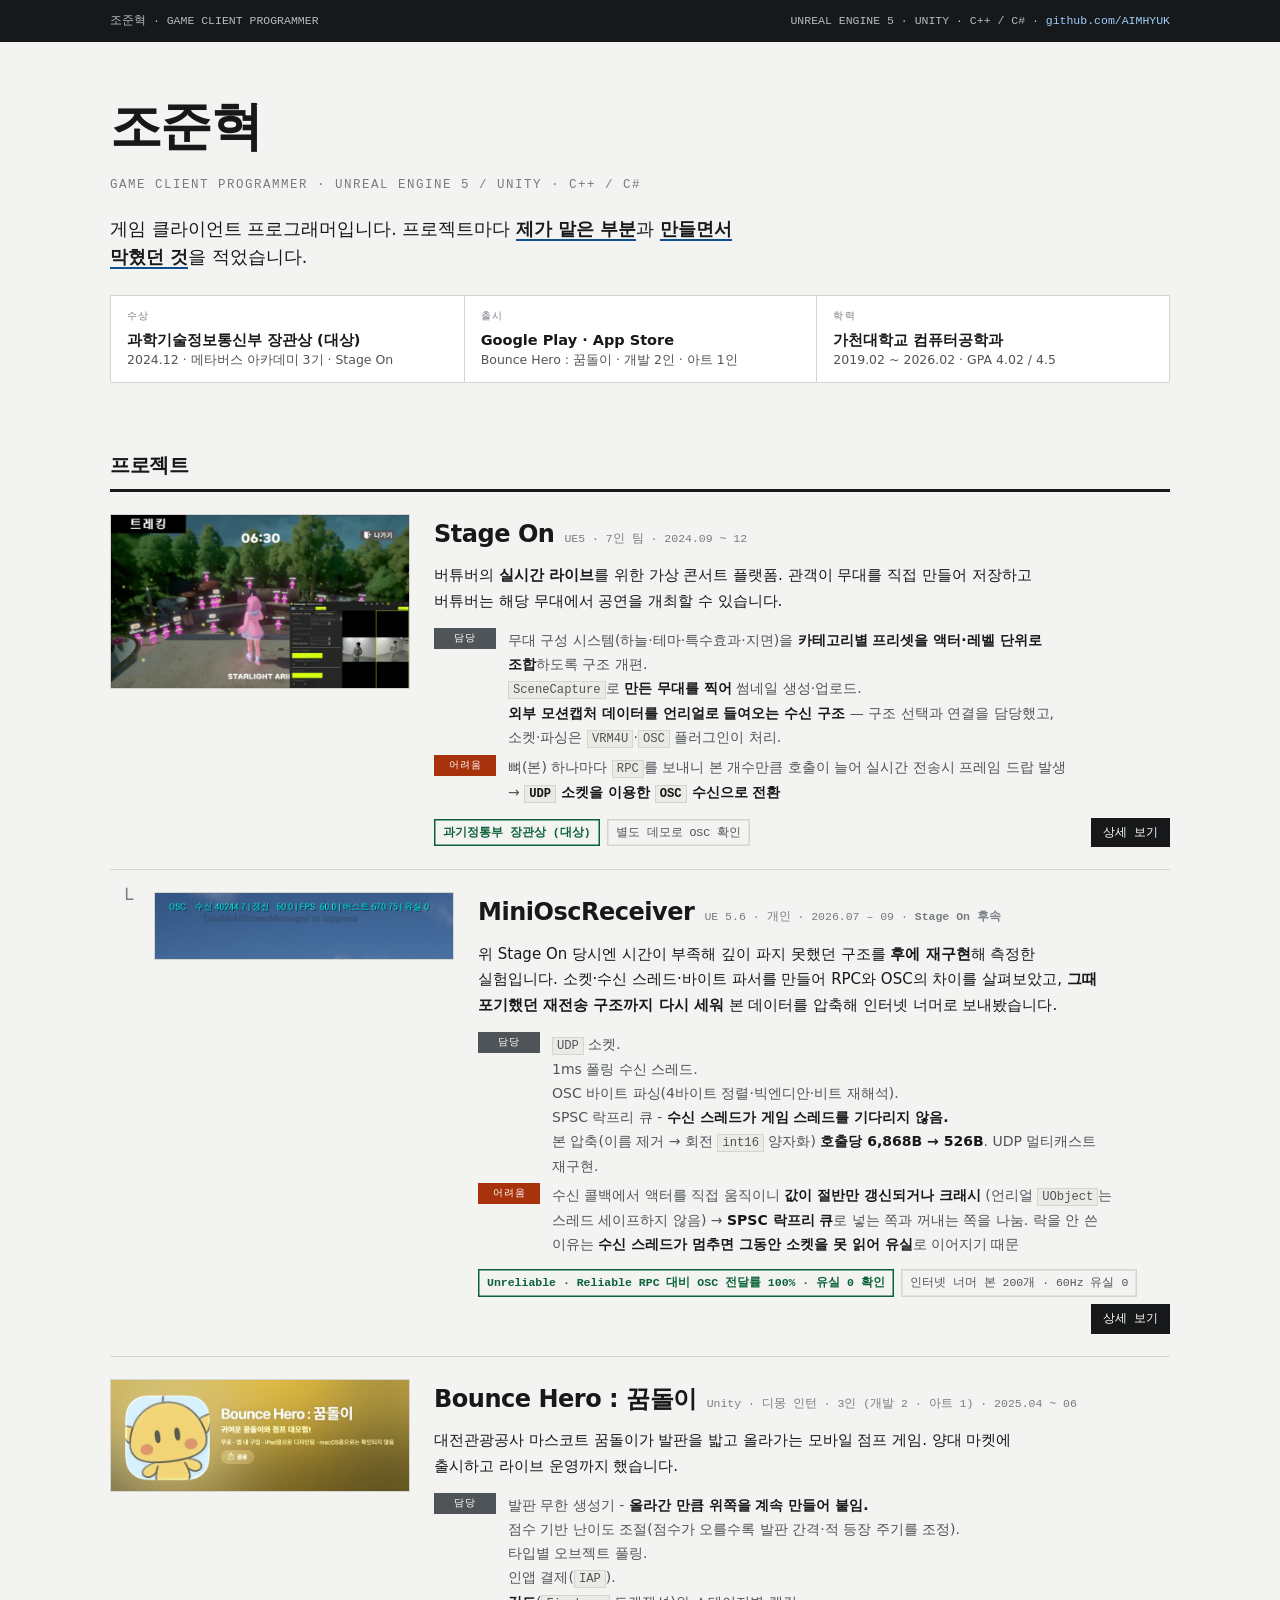
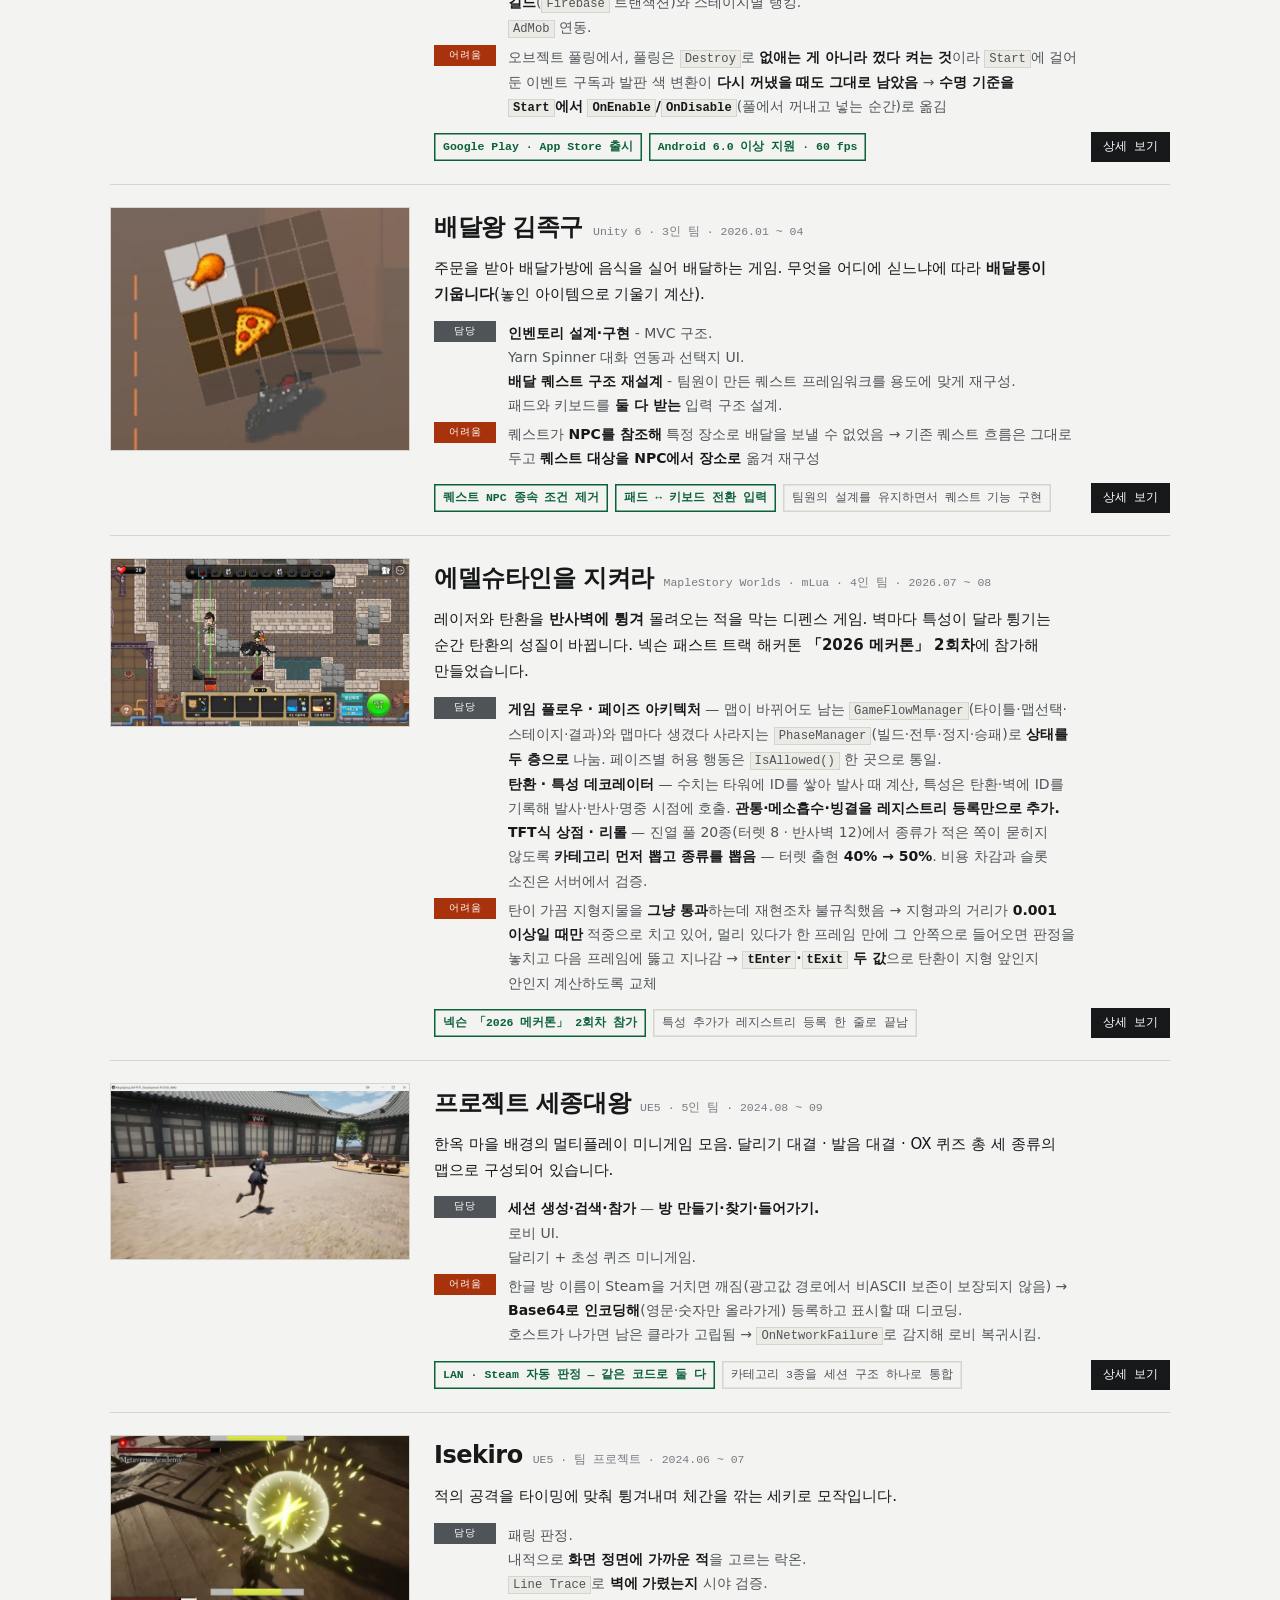
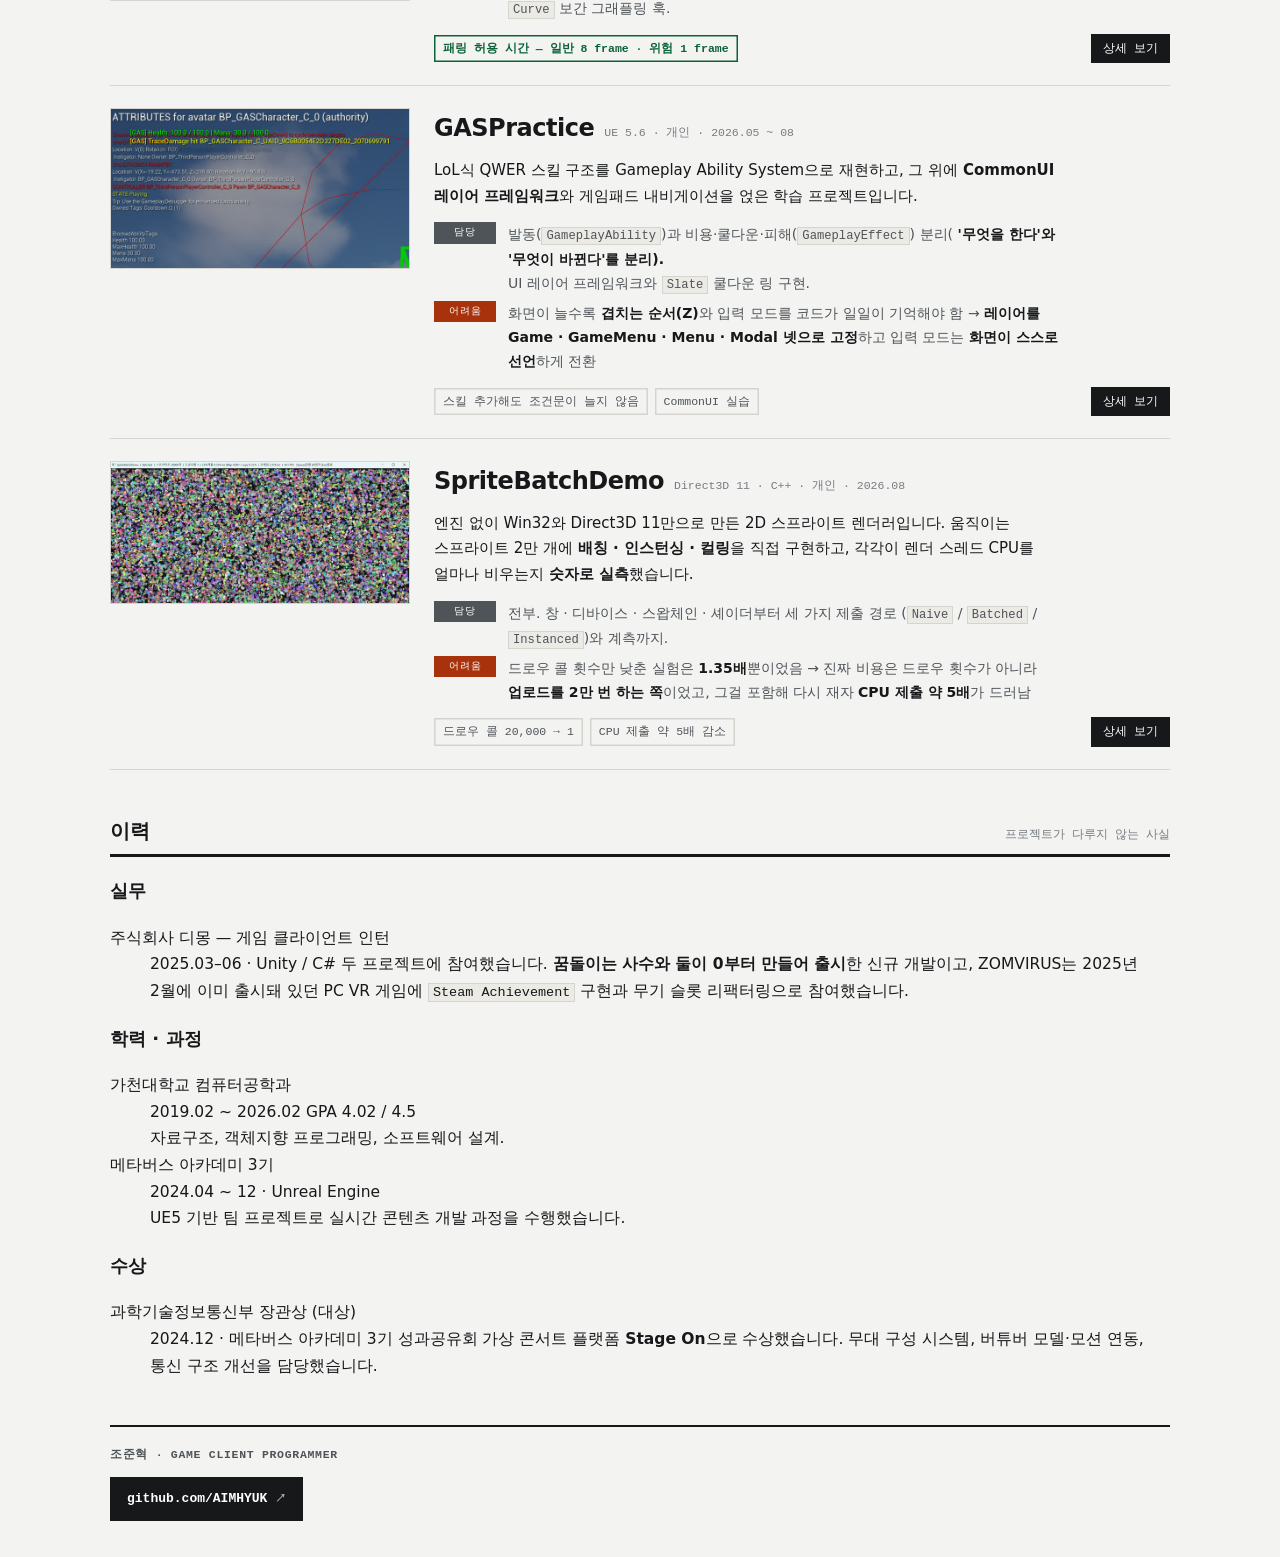
<file: index.html>
<!doctype html>
<html lang="ko"><head>
<meta charset="utf-8">
<meta name="viewport" content="width=device-width, initial-scale=1">
<title>조준혁 — Game Client Programmer</title>
<meta name="description" content="게임 클라이언트 프로그래머 조준혁의 포트폴리오. Unreal Engine 5 / Unity. 무슨 게임을 만들고, 어떤 기능을 구현했고, 무엇이 막혔고, 어떤 결과가 나왔는지.">
<link rel="stylesheet" href="assets/portfolio.css">
</head>
<body>

<a class="skip" href="#main">본문으로</a>

<div class="top">
  <div class="wrap top-in">
    <span>조준혁 · GAME CLIENT PROGRAMMER</span>
    <span class="r">UNREAL ENGINE 5 · UNITY · C++ / C# ·
      <a href="https://github.com/AIMHYUK" target="_blank" rel="noreferrer">github.com/AIMHYUK</a></span>
  </div>
</div>

<main class="wrap" id="main">

  <!-- ══════ 머리 ══════ -->
  <header class="hero">
    <h1>조준혁</h1>
    <p class="role">GAME CLIENT PROGRAMMER · UNREAL ENGINE 5 / UNITY · C++ / C#</p>
    <p class="pitch">게임 클라이언트 프로그래머입니다. 프로젝트마다 <b>제가 맡은 부분</b>과 <b>만들면서 막혔던 것</b>을 적었습니다.</p>

    <dl class="keys">
      <div>
        <dt>수상</dt>
        <dd>과학기술정보통신부 장관상 (대상)
        <span>2024.12 · 메타버스 아카데미 3기 · Stage On</span></dd>
      </div><div>
        <dt>출시</dt>
        <dd>Google Play · App Store
        <span>Bounce Hero : 꿈돌이 · 개발 2인 · 아트 1인</span></dd>
      </div>
      
      <div>
        <dt>학력</dt>
        <dd>가천대학교 컴퓨터공학과
        <span>2019.02 ~ 2026.02 · GPA 4.02 / 4.5</span></dd>
      </div>
    </dl>
  </header>

  <!-- ══════ 프로젝트 ══════ -->
  <div class="sec-lbl">
    <h2>프로젝트</h2>
    <span></span>
  </div>

  <ul class="plist">

    <!-- Stage On -->
    <li class="pcard">
      <div class="pcard-media">
        <img src="assets/images/thumbs/stageon.jpg" alt="Stage On 공연 화면. 무대 위 아바타와 우측의 모션캡처 앱 창">
      </div>
      <div>
        <div class="pcard-head">
          <h3>Stage On</h3>
          <span class="meta">UE5 · 7인 팀 · 2024.09 ~ 12</span>
        </div>
        <p class="what">버튜버의 <b>실시간 라이브</b>를 위한 가상 콘서트 플랫폼. 관객이 무대를 직접 만들어 저장하고 버튜버는 해당 무대에서 공연을 개최할 수 있습니다.</p>
        <dl class="mini">
          <dt>담당</dt>
          <dd>무대 구성 시스템(하늘·테마·특수효과·지면)을 <b>카테고리별 프리셋을 액터·레벨 단위로 조합</b>하도록 구조 개편.<br>
          <code>SceneCapture</code>로 <b>만든 무대를 찍어</b> 썸네일 생성·업로드.<br>
          <b>외부 모션캡처 데이터를 언리얼로 들여오는 수신 구조</b> — 구조 선택과 연결을 담당했고,
          소켓·파싱은 <code>VRM4U</code>·<code>OSC</code> 플러그인이 처리.</dd>
          <dt class="t">어려움</dt>
          <dd>뼈(본) 하나마다 <code>RPC</code>를 보내니 본 개수만큼 호출이 늘어 실시간 전송시 프레임 드랍 발생 →
          <b><code>UDP</code> 소켓을 이용한 <code>OSC</code> 수신으로 전환</b></dd>
        </dl>
        <div class="marks">
          <span>과기정통부 장관상 (대상)</span>
          <span class="n">별도 데모로 OSC 확인</span>
          <a href="projects/stageon.html">상세 보기</a>
        </div>
      </div>
    </li>

    <!-- MiniOscReceiver — Stage On에서 갈라져 나온 후속 검증 -->
    <li class="pcard sub">
      <div class="pcard-media">
        <img src="assets/images/thumbs/miniosc.jpg" alt="MiniOscReceiver 실행 중 화면에 뜬 계측 오버레이. 수신 40244.7, 갱신 60.0, FPS 60.0, 버스트 670.75, 유실 0으로 표시돼 있다">
      </div>
      <div>
        <div class="pcard-head">
          <h3>MiniOscReceiver</h3>
          <span class="meta">UE 5.6 · 개인 · 2026.07 – 09 · <b>Stage On 후속</b></span>
        </div>
        <p class="what">위 Stage On 당시엔 시간이 부족해 깊이 파지 못했던 구조를  <b>후에 재구현</b>해
        측정한 실험입니다. 소켓·수신 스레드·바이트 파서를 만들어 RPC와 OSC의 차이를 살펴보았고,
        <b>그때 포기했던 재전송 구조까지 다시 세워</b> 본 데이터를 압축해 인터넷 너머로 보내봤습니다.</p>
        <dl class="mini">
          <dt>담당</dt>
          <dd><code>UDP</code> 소켓.<br> 1ms 폴링 수신 스레드.
         <br> OSC 바이트 파싱(4바이트 정렬·빅엔디안·비트 재해석). <br>SPSC 락프리 큐 - <b>수신 스레드가 게임 스레드를 기다리지 않음.</b>
         <br> 본 압축(이름 제거 → 회전 <code>int16</code> 양자화) <b>호출당 6,868B → 526B</b>. UDP 멀티캐스트 재구현.</dd>
          <dt class="t">어려움</dt>
          <dd>수신 콜백에서 액터를 직접 움직이니 <b>값이 절반만 갱신되거나 크래시</b>
          (언리얼 <code>UObject</code>는 스레드 세이프하지 않음) →
          <b>SPSC 락프리 큐</b>로 넣는 쪽과 꺼내는 쪽을 나눔.
          락을 안 쓴 이유는 <b>수신 스레드가 멈추면 그동안 소켓을 못 읽어 유실</b>로 이어지기 때문</dd>
        </dl>
        <div class="marks">
          <span>Unreliable · Reliable RPC 대비 OSC 전달률 100% · 유실 0 확인</span>
          <span class="n">인터넷 너머 본 200개 · 60Hz 유실 0</span>
          <a href="projects/miniosc.html">상세 보기</a>
        </div>
      </div>
    </li>

    <!-- 꿈돌이 -->
    <li class="pcard">
      <div class="pcard-media">
        <img src="assets/images/thumbs/dmong.jpg" alt="App Store의 Bounce Hero 꿈돌이 리스팅">
      </div>
      <div>
        <div class="pcard-head">
          <h3>Bounce Hero : 꿈돌이</h3>
          <span class="meta">Unity · 디몽 인턴 · 3인 (개발 2 · 아트 1) · 2025.04 ~ 06</span>
        </div>
        <p class="what">대전관광공사 마스코트 꿈돌이가 발판을 밟고 올라가는 모바일 점프 게임.
      양대 마켓에 출시하고 라이브 운영까지 했습니다.</p>
        <dl class="mini">
          <dt>담당</dt>
          <dd>발판 무한 생성기 - <b>올라간 만큼 위쪽을 계속 만들어 붙임.</b><br>
          점수 기반 난이도 조절(점수가 오를수록 발판 간격·적 등장 주기를 조정).<br>
          타입별 오브젝트 풀링.<br>
          인앱 결제(<code>IAP</code>).<br>
          <b>길드</b>(<code>Firebase</code> 트랜잭션)와 스테이지별 랭킹.<br>
          <code>AdMob</code> 연동.</dd>
          <dt class="t">어려움</dt>
          <dd>오브젝트 풀링에서, 풀링은 <code>Destroy</code>로 <b>없애는 게 아니라 껐다 켜는 것</b>이라
          <code>Start</code>에 걸어 둔 이벤트 구독과 발판 색 변환이 <b>다시 꺼냈을 때도 그대로 남았음</b> →
          <b>수명 기준을 <code>Start</code>에서 <code>OnEnable</code>/<code>OnDisable</code></b>(풀에서 꺼내고 넣는 순간)로 옮김</dd>
        </dl>
        <div class="marks">
          <span>Google Play · App Store 출시</span>
          <span>Android 6.0 이상 지원 · 60 fps</span>
          <a href="projects/dmong.html">상세 보기</a>
        </div>
      </div>
    </li>

    <!-- 배달왕 -->
    <li class="pcard">
      <div class="pcard-media">
        <img src="assets/images/thumbs/mdcalling.jpg" alt="배달왕 김족구의 격자 인벤토리에 치킨과 피자가 놓인 화면">
      </div>
      <div>
        <div class="pcard-head">
          <h3>배달왕 김족구</h3>
          <span class="meta">Unity 6 · 3인 팀 · 2026.01 ~ 04</span>
        </div>
        <p class="what">주문을 받아 배달가방에 음식을 실어 배달하는 게임.
       무엇을 어디에 싣느냐에 따라
        <b>배달통이 기웁니다</b>(놓인 아이템으로 기울기 계산).</p>
        <dl class="mini">
          <dt>담당</dt>
          <dd><b>인벤토리 설계·구현</b> - MVC 구조.<br>
          Yarn Spinner 대화 연동과 선택지 UI.<br>
          <b>배달 퀘스트 구조 재설계</b> - 팀원이 만든 퀘스트 프레임워크를 용도에 맞게 재구성.<br>
          패드와 키보드를 <b>둘 다 받는</b> 입력 구조 설계.</dd>
          <dt class="t">어려움</dt>
          <dd>퀘스트가 <b>NPC를 참조해</b> 특정 장소로 배달을 보낼 수 없었음 →
          기존 퀘스트 흐름은 그대로 두고 <b>퀘스트 대상을 NPC에서 장소로</b> 옮겨 재구성</dd>
        </dl>
        <div class="marks">
          <span>퀘스트 NPC 종속 조건 제거</span>
          <span>패드 ↔ 키보드 전환 입력</span>
          <span class="n">팀원의 설계를 유지하면서 퀘스트 기능 구현</span>
          <a href="projects/mdcalling.html">상세 보기</a>
        </div>
      </div>
    </li>

    <!-- 에델슈타인을 지켜라 -->
    <li class="pcard">
      <div class="pcard-media">
        <img src="assets/images/rrd/rrd-aim-reflect.webp" alt="에델슈타인을 지켜라 빌드 화면. 초록색 조준선이 반사벽에 맞고 직각으로 꺾여 나가고, 아래에 기물 상점 슬롯이 놓여 있다">
      </div>
      <div>
        <div class="pcard-head">
          <h3>에델슈타인을 지켜라</h3>
          <span class="meta">MapleStory Worlds · mLua · 4인 팀 · 2026.07 ~ 08</span>
        </div>
        <p class="what">레이저와 탄환을 <b>반사벽에 튕겨</b> 몰려오는 적을 막는 디펜스 게임.
        벽마다 특성이 달라 튕기는 순간 탄환의 성질이 바뀝니다.
        넥슨 패스트 트랙 해커톤 <b>「2026 메커톤」 2회차</b>에 참가해 만들었습니다.</p>
        <dl class="mini">
          <dt>담당</dt>
          <dd><b>게임 플로우 · 페이즈 아키텍처</b> — 맵이 바뀌어도 남는 <code>GameFlowManager</code>(타이틀·맵선택·스테이지·결과)와
          맵마다 생겼다 사라지는 <code>PhaseManager</code>(빌드·전투·정지·승패)로 <b>상태를 두 층으로</b> 나눔.
          페이즈별 허용 행동은 <code>IsAllowed()</code> 한 곳으로 통일.<br>
          <b>탄환 · 특성 데코레이터</b> — 수치는 타워에 ID를 쌓아 발사 때 계산, 특성은 탄환·벽에 ID를 기록해
          발사·반사·명중 시점에 호출. <b>관통·메소흡수·빙결을 레지스트리 등록만으로 추가.</b><br>
          <b>TFT식 상점 · 리롤</b> — 진열 풀 20종(터렛 8 · 반사벽 12)에서 종류가 적은 쪽이 묻히지 않도록
          <b>카테고리 먼저 뽑고 종류를 뽑음</b> — 터렛 출현 <b>40% → 50%</b>.
          비용 차감과 슬롯 소진은 서버에서 검증.</dd>
          <dt class="t">어려움</dt>
          <dd>탄이 가끔 지형지물을 <b>그냥 통과</b>하는데 재현조차 불규칙했음 →
          지형과의 거리가 <b>0.001 이상일 때만</b> 적중으로 치고 있어, 멀리 있다가 한 프레임 만에 그 안쪽으로 들어오면
          판정을 놓치고 다음 프레임에 뚫고 지나감 →
          <b><code>tEnter</code>·<code>tExit</code> 두 값</b>으로 탄환이 지형 앞인지 안인지 계산하도록 교체</dd>
        </dl>
        <div class="marks">
          <span>넥슨 「2026 메커톤」 2회차 참가</span>
          <span class="n">특성 추가가 레지스트리 등록 한 줄로 끝남</span>
          <a href="projects/edelstein.html">상세 보기</a>
        </div>
      </div>
    </li>

    <!-- 세종대왕 -->
    <li class="pcard">
      <div class="pcard-media">
        <img src="assets/images/thumbs/kingsejong.jpg" alt="프로젝트 세종대왕의 달리기 경주 맵에서 캐릭터가 달리는 화면">
      </div>
      <div>
        <div class="pcard-head">
          <h3>프로젝트 세종대왕</h3>
          <span class="meta">UE5 · 5인 팀 · 2024.08 ~ 09</span>
        </div>
        <p class="what">한옥 마을 배경의 멀티플레이 미니게임 모음.
        달리기 대결 · 발음 대결 · OX 퀴즈 총 세 종류의 맵으로 구성되어 있습니다.</p>
        <dl class="mini">
          <dt>담당</dt>
          <dd><b>세션 생성·검색·참가</b> — <b>방 만들기·찾기·들어가기.</b><br>
          로비 UI.<br>
          달리기 + 초성 퀴즈 미니게임.</dd>
          <dt class="t">어려움</dt>
          <dd>한글 방 이름이 Steam을 거치면 깨짐(광고값 경로에서 비ASCII 보존이 보장되지 않음) →
          <b>Base64로 인코딩해</b>(영문·숫자만 올라가게) 등록하고 표시할 때 디코딩.<br>
          호스트가 나가면 남은 클라가 고립됨 → <code>OnNetworkFailure</code>로 감지해 로비 복귀시킴.</dd>
        </dl>
        <div class="marks">
          <span>LAN · Steam 자동 판정 — 같은 코드로 둘 다</span>
          <span class="n">카테고리 3종을 세션 구조 하나로 통합</span>
          <a href="projects/kingsejong.html">상세 보기</a>
        </div>
      </div>
    </li>

    <!-- Isekiro -->
    <li class="pcard">
      <div class="pcard-media">
        <img src="assets/images/thumbs/isekiro.jpg" alt="Isekiro에서 패링에 성공해 노란 섬광이 터지는 화면">
      </div>
      <div>
        <div class="pcard-head">
          <h3>Isekiro</h3>
          <span class="meta">UE5 · 팀 프로젝트 · 2024.06 ~ 07</span>
        </div>
        <p class="what">적의 공격을 타이밍에 맞춰 튕겨내며 체간을 깎는 세키로 모작입니다.</p>
        <dl class="mini">
          <dt>담당</dt>
          <dd>패링 판정. <br> 내적으로 <b>화면 정면에 가까운 적</b>을 고르는 락온.<br> <code>Line Trace</code>로 <b>벽에 가렸는지</b> 시야 검증.<br>
          <code>Curve</code> 보간 그래플링 훅.</dd>
        </dl>
        <div class="marks">
          <span>패링 허용 시간 — 일반 8 frame · 위험 1 frame</span>
          <a href="projects/isekiro.html">상세 보기</a>
        </div>
      </div>
    </li>

    <!-- MapleBattleRoyaleArena — 진행 중이라 목록에서 감춤. 되살리려면 아래 주석만 벗기면 된다.
         페이지 자체는 projects/mlb.html 로 남아 있어 직접 링크는 열린다.
        <!- - MapleBattleRoyaleArena - ->
    <li class="pcard">
      <div class="pcard-media">
        <div class="blank">촬영 예정<br>자동 전투 아레나 화면</div>
      </div>
      <div>
        <div class="pcard-head">
          <h3>MapleBattleRoyaleArena</h3>
          <span class="meta">MapleStory Worlds · mLua · 4인 팀 · <b>진행중</b></span>
        </div>
        <p class="what">캐릭터가 <b>스스로 전진해 싸우는</b> 실시간 멀티 오토배틀러.
        플레이어가 직접 하는 것은 직업 스킬 · 대시 · 방향 전환 셋뿐입니다.
        <b>넥슨 글로벌 개발 콘테스트 출품작</b>입니다.</p>
        <dl class="mini">
          <dt>담당</dt>
          <dd>이동 권위를 서버 하나로 — <b>움직임을 클라가 정하던 것을 서버가 정하게</b><br>
          넉백·대시·점프를 <b>같은 입력이면 언제나 같은 결과가 나오는</b> 궤적 함수로 통합<br>
          상태를 태그로(스턴·무적을 <b>붙였다 떼는 이름표</b>로) · 수치는 3층으로
          (<b>CSV → 조회 창구 하나 → 스탯 합성</b>) · 직업 8종<br>
          유물 52종 스탯 애그리게이터 — <b>수치 합성기</b><br>
          타격 판정(<code>impactDelay</code> <b>판정 지연</b> · active <b>판정이 열린 구간</b>)</dd>
          <dt class="t">어려움</dt>
          <dd>넉백을 <b>클라 물리 + 착지 보고</b>로 만들었더니 착지 시각을 클라가 정해
          <b>체공 무적을 0.5초 늘릴 수 있었음</b> → 방어 코드를 덧대는 대신
          <b>서버가 계산으로 아는 궤적</b>으로 바꿔 물어볼 일 자체를 없앰</dd>
        </dl>
        <div class="marks">
          <span>위치 · 시간 · 행동불능 해제 권위 100% 서버 — <b>클라가 보내는 값이 없어 조작할 것도 없음</b></span>
          <span class="n">105 스윙 실측 — 내가 넣은 판정 구간이 건진 건 3%</span>
          <span class="n">유물 52종을 핸들러 6행으로 — 35%는 CSV 행 추가만으로</span>
          <a href="projects/mlb.html">상세 보기</a>
        </div>
      </div>
    </li>
    -->

    <!-- GASPractice -->
    <li class="pcard">
      <div class="pcard-media">
        <img src="assets/images/thumbs/gas.jpg" alt="GASPractice 실행 중 showdebug abilitysystem 오버레이. 어트리뷰트 Health 100, Mana 30과 보유 태그 Cooldown.Q, TraceDamage 적중 로그가 함께 표시돼 있다">
      </div>
      <div>
        <div class="pcard-head">
          <h3>GASPractice</h3>
          <span class="meta">UE 5.6 · 개인 · 2026.05 ~ 08</span>
        </div>
        <p class="what">LoL식 QWER 스킬 구조를 Gameplay Ability System으로 재현하고,
        그 위에 <b>CommonUI 레이어 프레임워크</b>와 게임패드 내비게이션을 얹은 학습 프로젝트입니다.</p>
        <dl class="mini">
          <dt>담당</dt>
          <dd>발동(<code>GameplayAbility</code>)과 비용·쿨다운·피해(<code>GameplayEffect</code>) 분리(
          <b>'무엇을 한다'와 '무엇이 바뀐다'를 분리).</b><br>
          UI 레이어 프레임워크와 <code>Slate</code> 쿨다운 링 구현.</dd>
          <dt class="t">어려움</dt>
          <dd>화면이 늘수록 <b>겹치는 순서(Z)</b>와 입력 모드를 코드가 일일이 기억해야 함 →
          <b>레이어를 Game · GameMenu · Menu · Modal 넷으로 고정</b>하고
          입력 모드는 <b>화면이 스스로 선언</b>하게 전환</dd>
        </dl>
        <div class="marks">
          <span class="n">스킬 추가해도 조건문이 늘지 않음</span>
          <span class="n">CommonUI 실습</span>
          <a href="projects/gas.html">상세 보기</a>
        </div>
      </div>
    </li>

    <!-- SpriteBatchDemo -->
    <li class="pcard">
      <div class="pcard-media">
        <img src="assets/images/thumbs/spritebatch.jpg" alt="SpriteBatchDemo 실행 화면. 제목 표시줄에 Batched, 스프라이트 20000개, 드로우콜 1, CPU제출 0.334ms, 421 FPS. 알록달록한 도형 2만 개가 화면을 가득 채우고 있다">
      </div>
      <div>
        <div class="pcard-head">
          <h3>SpriteBatchDemo</h3>
          <span class="meta">Direct3D 11 · C++ · 개인 · 2026.08</span>
        </div>
        <p class="what">엔진 없이 Win32와 Direct3D 11만으로 만든 2D 스프라이트 렌더러입니다.
        움직이는 스프라이트 2만 개에 <b>배칭 · 인스턴싱 · 컬링</b>을 직접 구현하고,
        각각이 렌더 스레드 CPU를 얼마나 비우는지 <b>숫자로 실측</b>했습니다.</p>
        <dl class="mini">
          <dt>담당</dt>
          <dd>전부. 창 · 디바이스 · 스왑체인 · 셰이더부터 세 가지 제출 경로
          (<code>Naive</code> / <code>Batched</code> / <code>Instanced</code>)와 계측까지.</dd>
          <dt class="t">어려움</dt>
          <dd>드로우 콜 횟수만 낮춘 실험은 <b>1.35배</b>뿐이었음 →
          진짜 비용은 드로우 횟수가 아니라 <b>업로드를 2만 번 하는 쪽</b>이었고,
          그걸 포함해 다시 재자 <b>CPU 제출 약 5배</b>가 드러남</dd>
        </dl>
        <div class="marks">
          <span class="n">드로우 콜 20,000 → 1</span>
          <span class="n">CPU 제출 약 5배 감소</span>
          <a href="projects/spritebatch.html">상세 보기</a>
        </div>
      </div>
    </li>

  </ul>

  <!-- ══════ 이력 ══════ -->
  <div class="sec-lbl">
    <h2>이력</h2>
    <span>프로젝트가 다루지 않는 사실</span>
  </div>

  <div class="cv" style="margin-top:16px">
    <div>
      <h3>실무</h3>
      <dl>
        <dt>주식회사 디몽 — 게임 클라이언트 인턴</dt>
        <dd><span class="d">2025.03–06 · Unity / C#</span>
        두 프로젝트에 참여했습니다. <b>꿈돌이는 사수와 둘이 0부터 만들어 출시</b>한 신규 개발이고,
        ZOMVIRUS는 2025년 2월에 이미 출시돼 있던 PC VR 게임에
        <code>Steam Achievement</code> 구현과 무기 슬롯 리팩터링으로 참여했습니다.</dd>
      </dl>
    </div>
    <div>
      <h3>학력 · 과정</h3>
      <dl>
        <dt>가천대학교 컴퓨터공학과</dt>
        <dd><span class="d">2019.02 ~ 2026.02</span>
GPA 4.02 / 4.5 
        <br>자료구조, 객체지향 프로그래밍, 소프트웨어 설계.</dd>
        <dt>메타버스 아카데미 3기</dt>
        <dd><span class="d">2024.04 ~ 12 · Unreal Engine</span>
<br>
        UE5 기반 팀 프로젝트로 실시간 콘텐츠 개발 과정을 수행했습니다.</dd>
      </dl>
    </div>
    <div>
      <h3>수상</h3>
      <dl>
        <dt>과학기술정보통신부 장관상 (대상)</dt>
        <dd><span class="d">2024.12 · 메타버스 아카데미 3기 성과공유회</span>
        가상 콘서트 플랫폼 <b>Stage On</b>으로 수상했습니다.
        무대 구성 시스템, 버튜버 모델·모션 연동, 통신 구조 개선을 담당했습니다.</dd>
      </dl>
    </div>
  </div>

  <div class="foot">
    <span>조준혁 · GAME CLIENT PROGRAMMER</span>
    <a href="https://github.com/AIMHYUK" target="_blank" rel="noreferrer">github.com/AIMHYUK</a></div>

</main>
















</body></html>
</file>
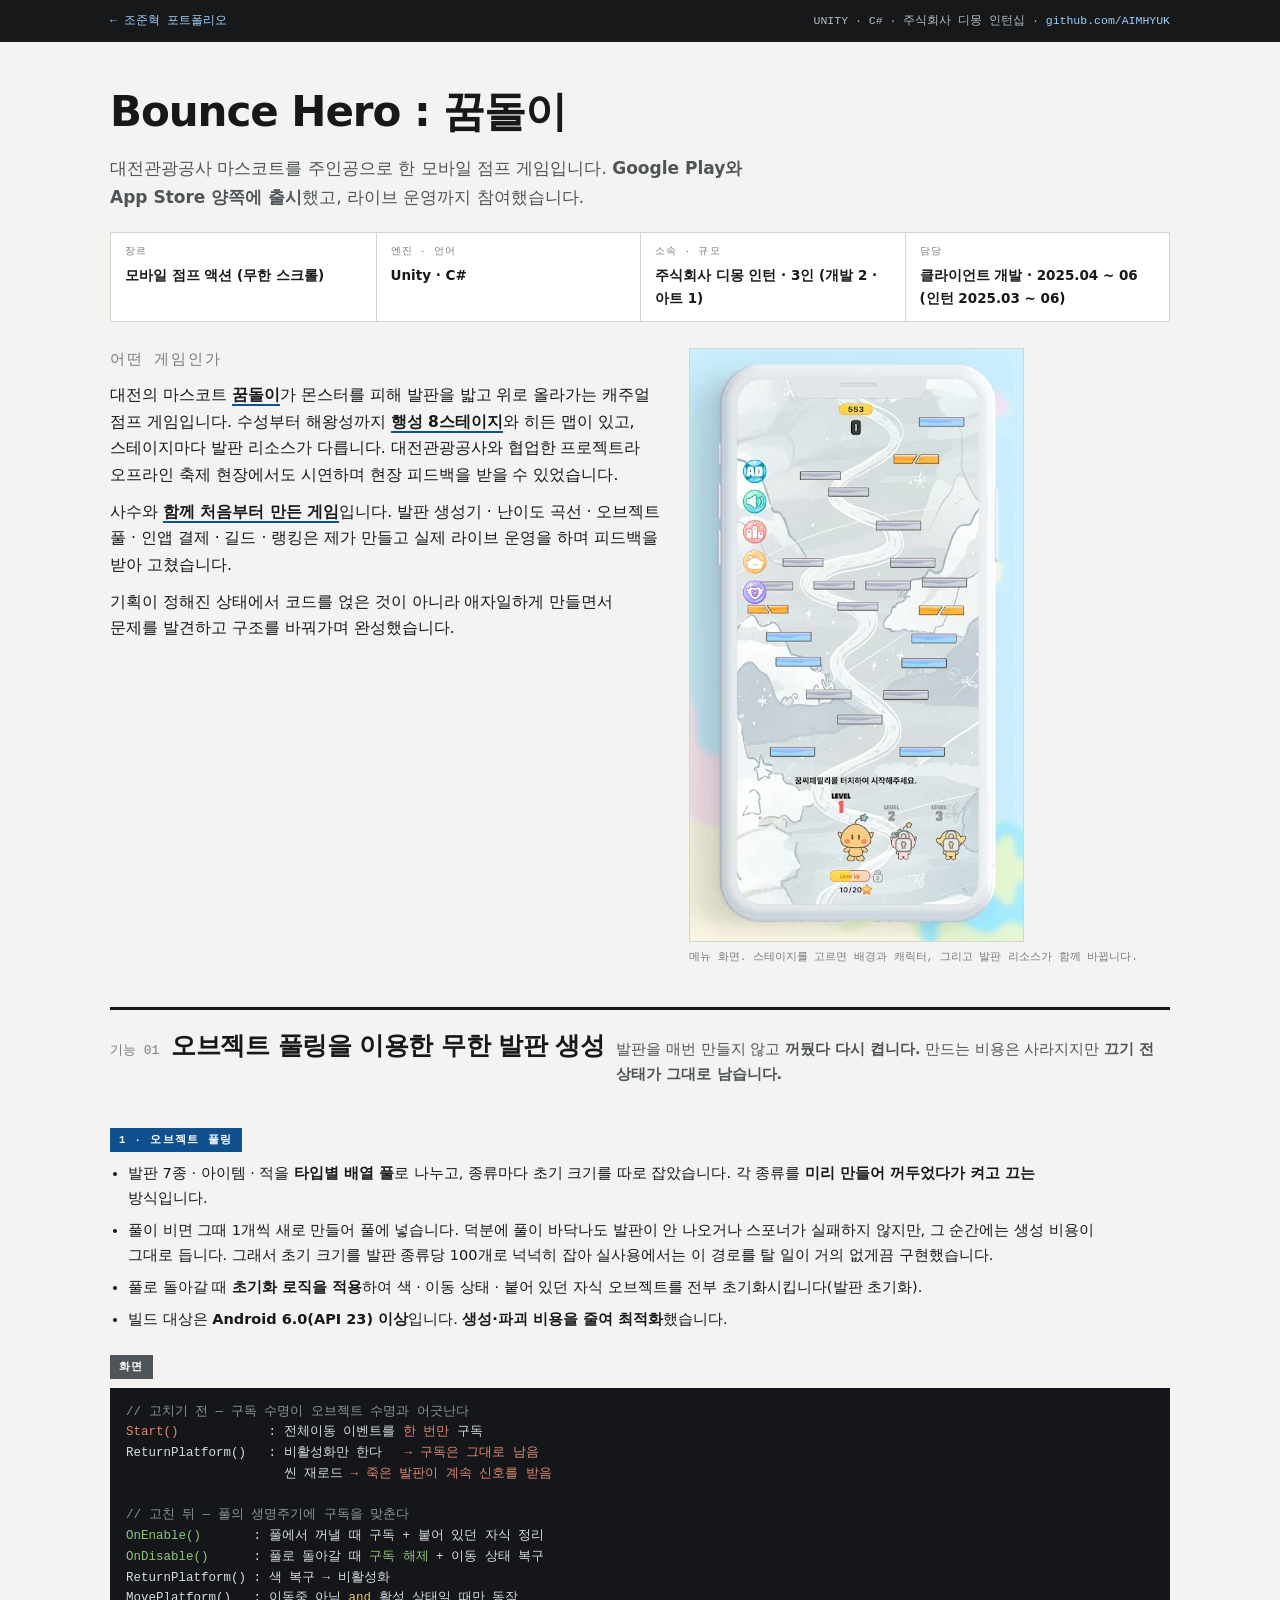
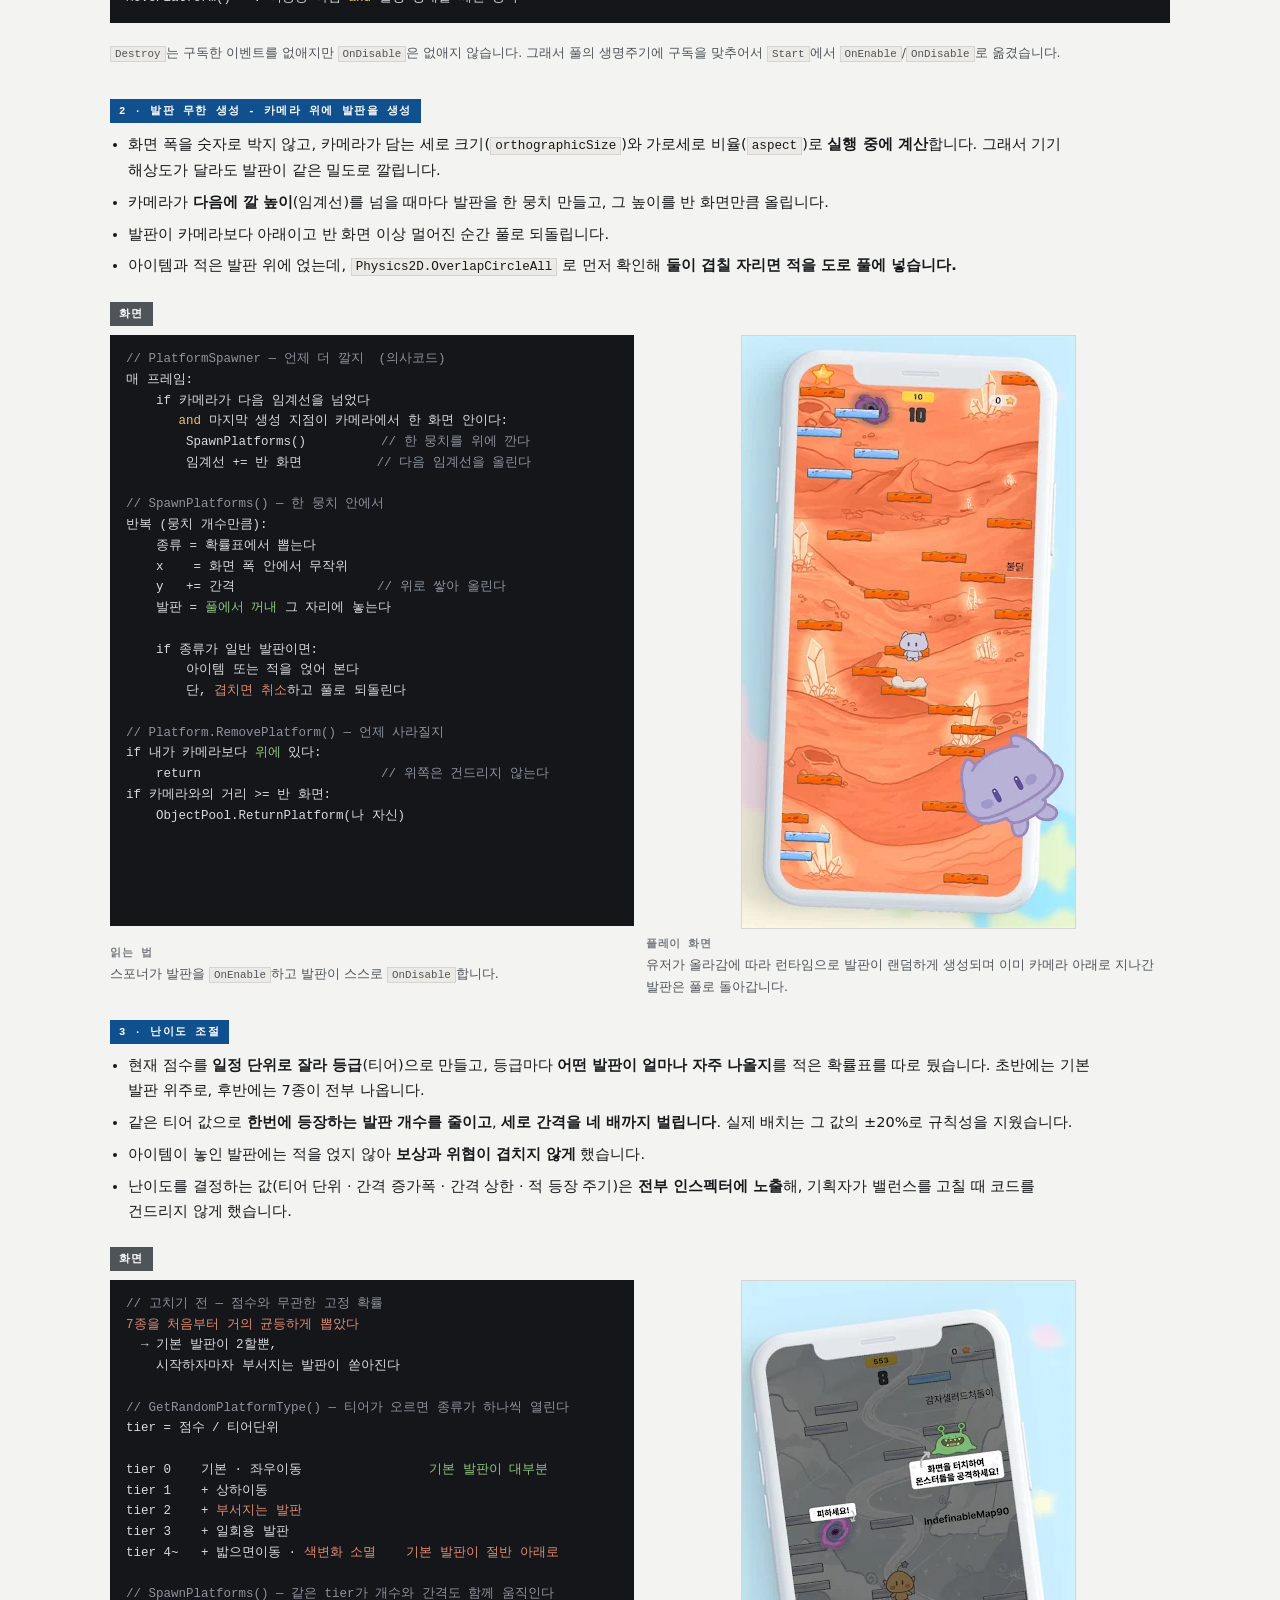
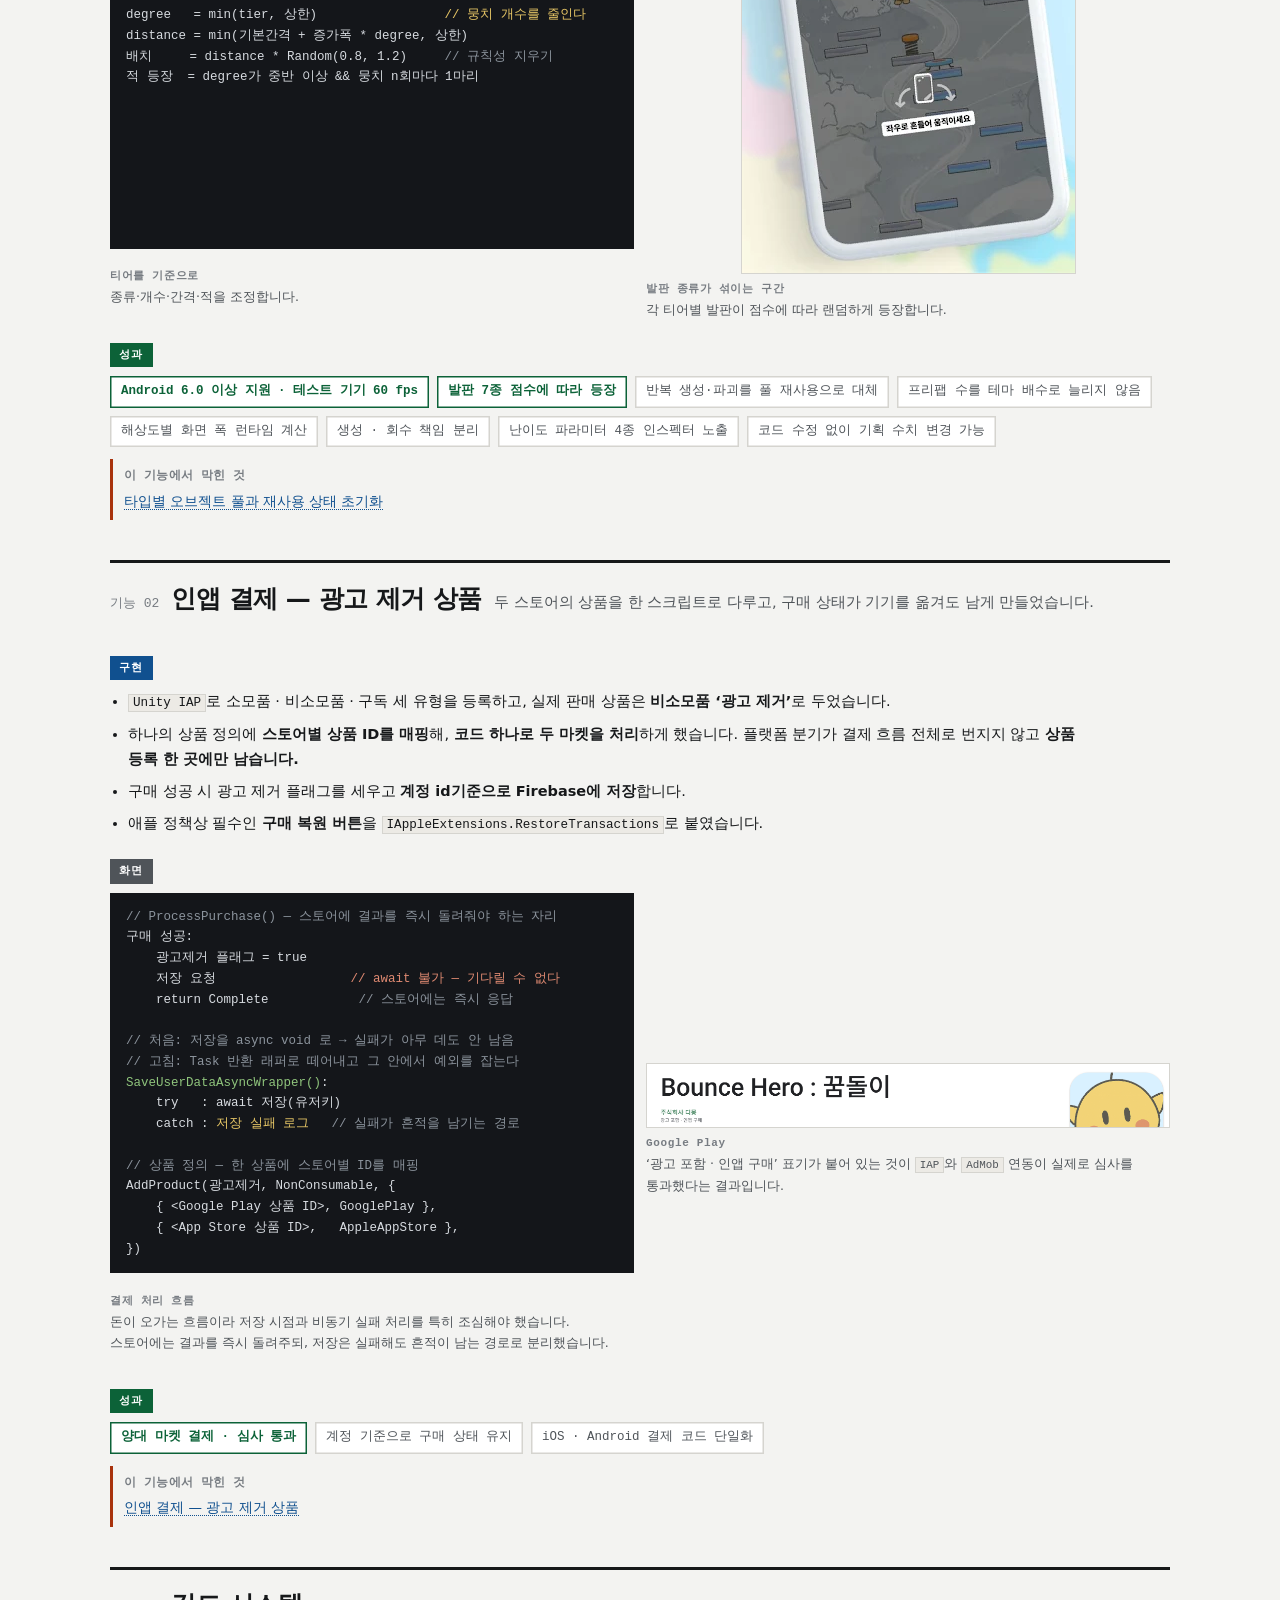
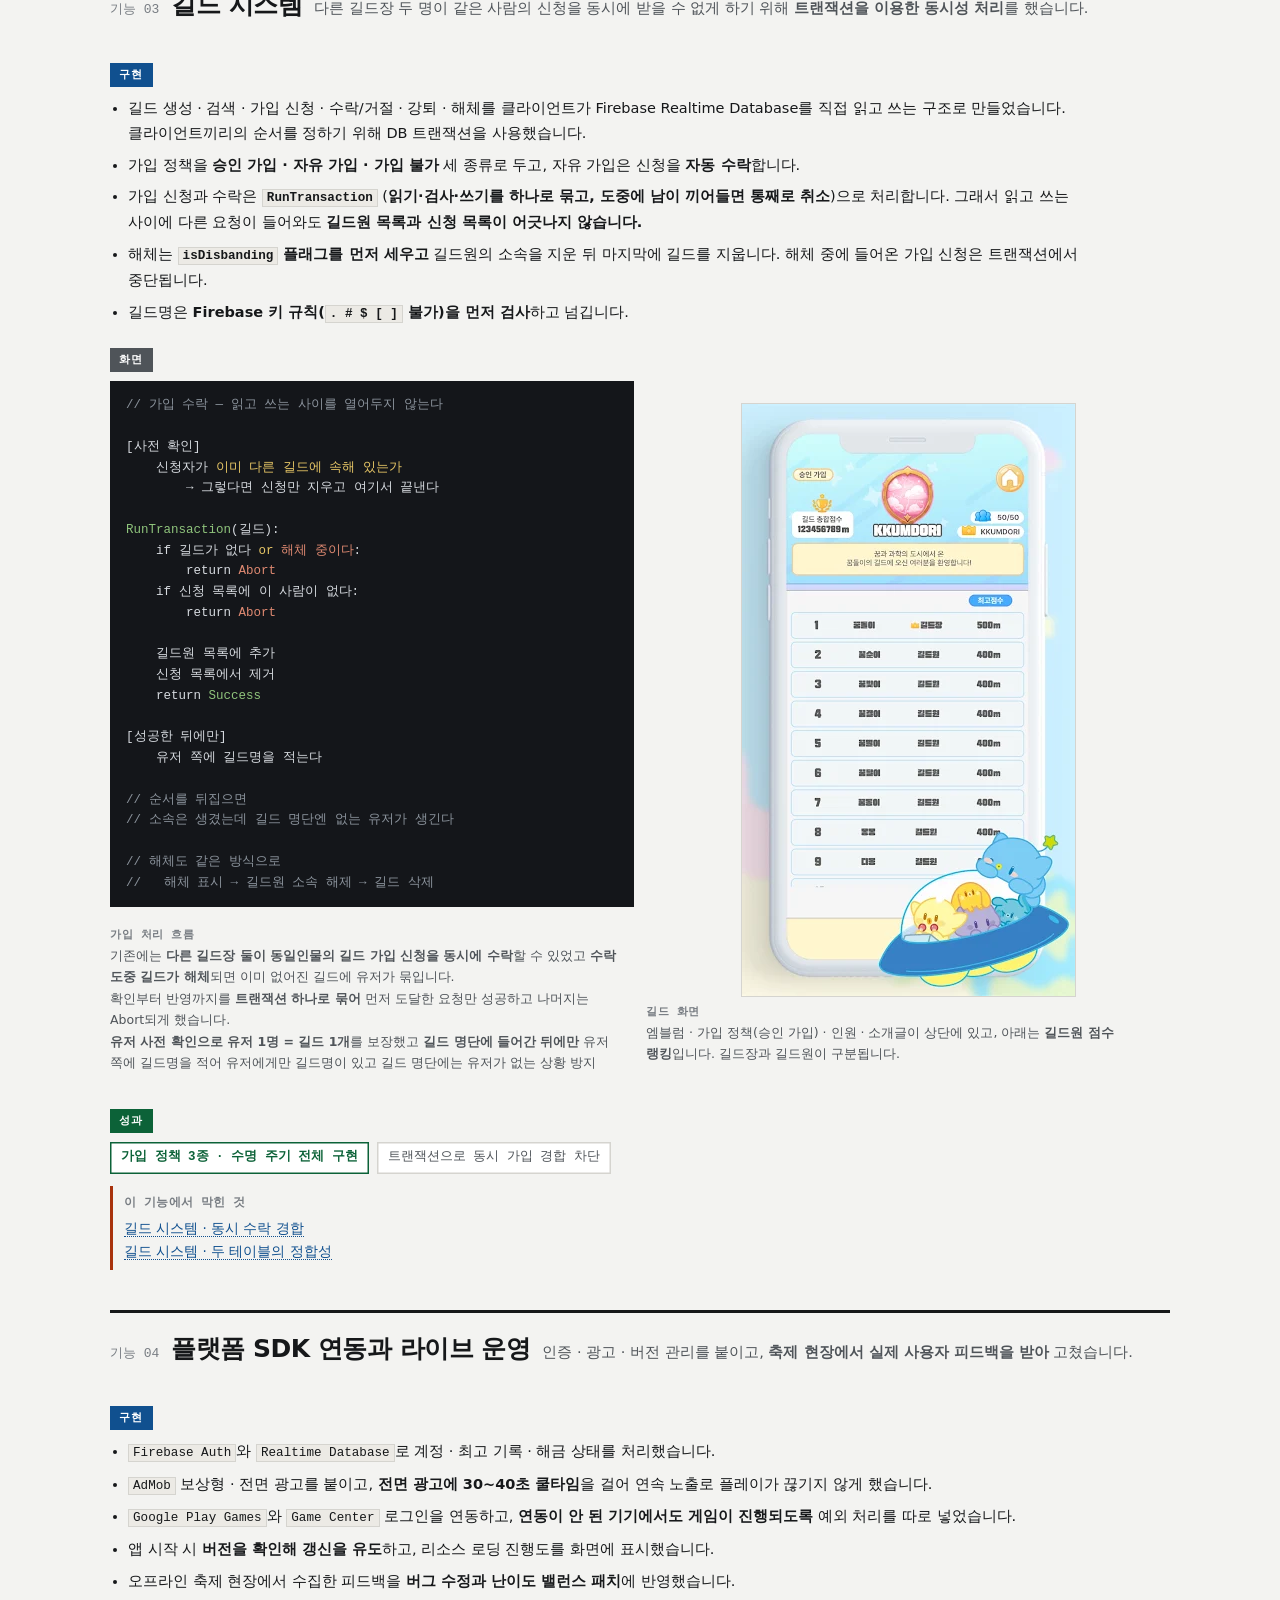
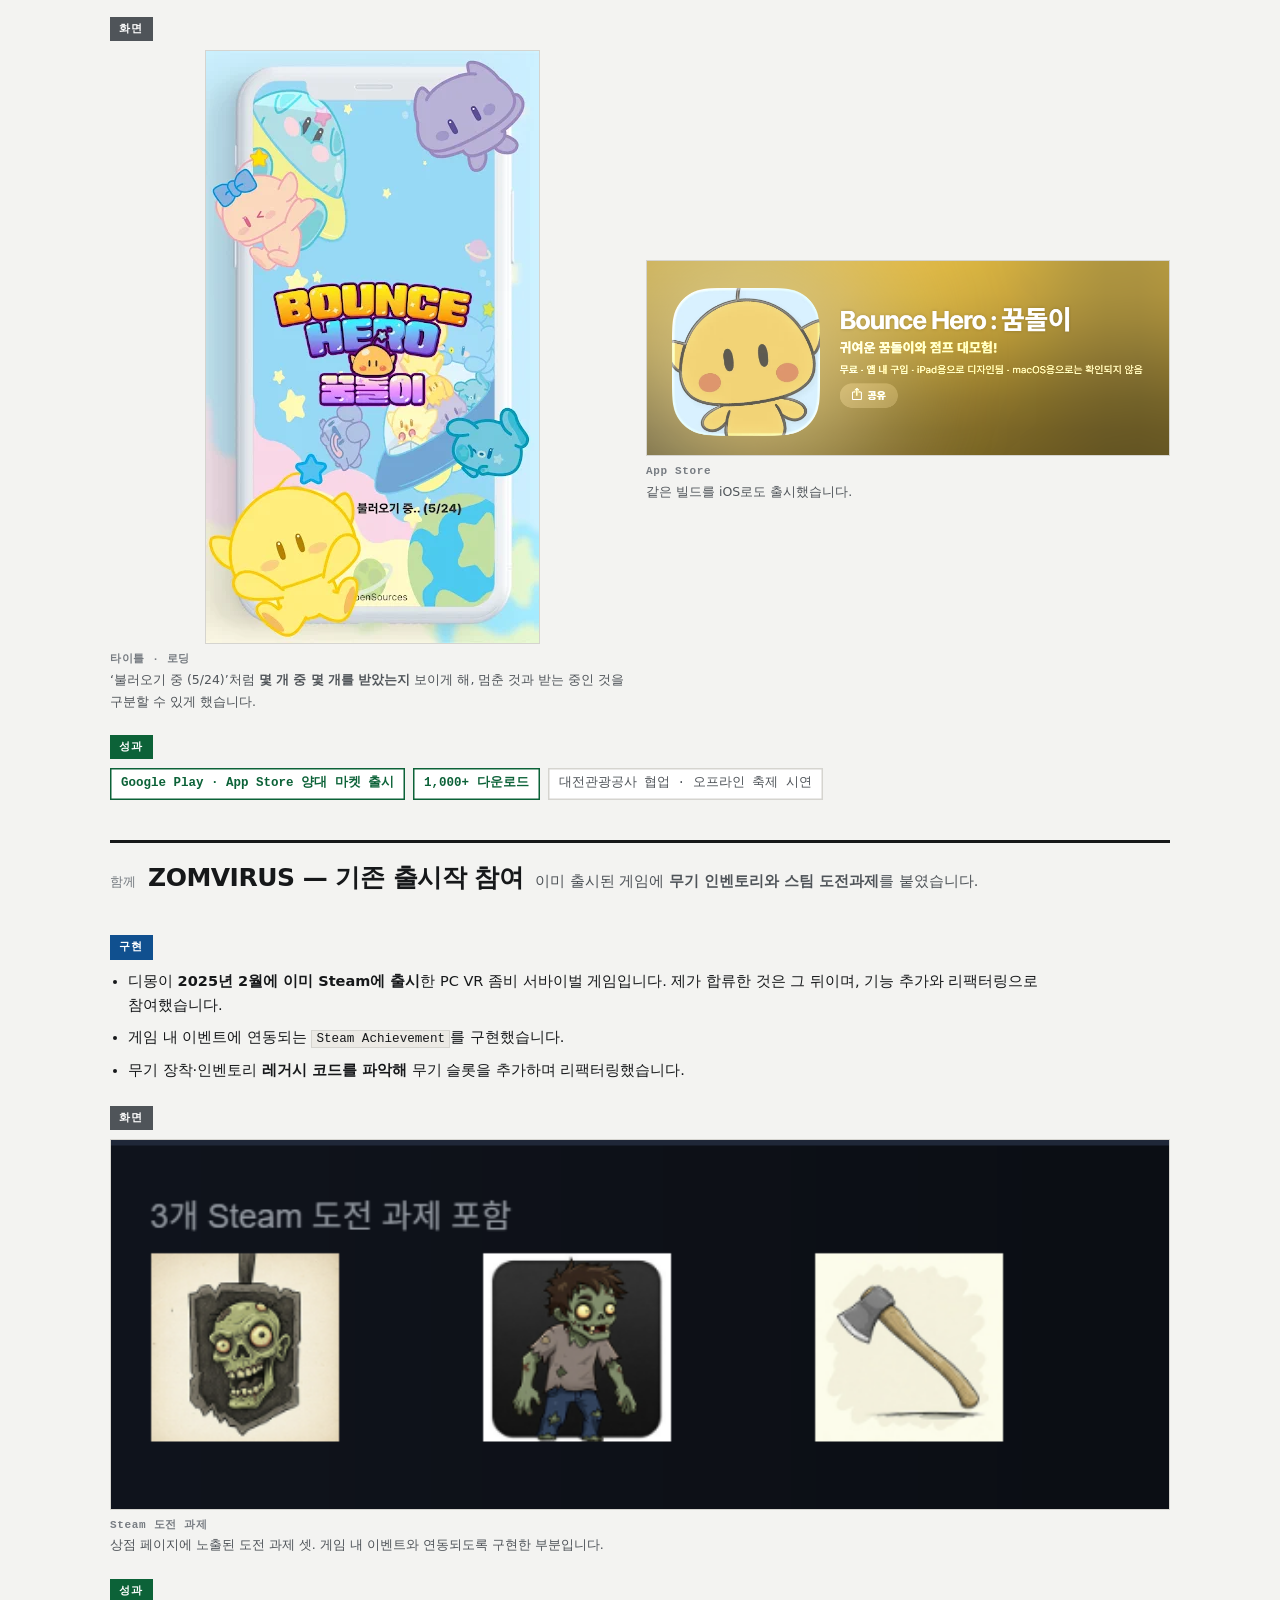
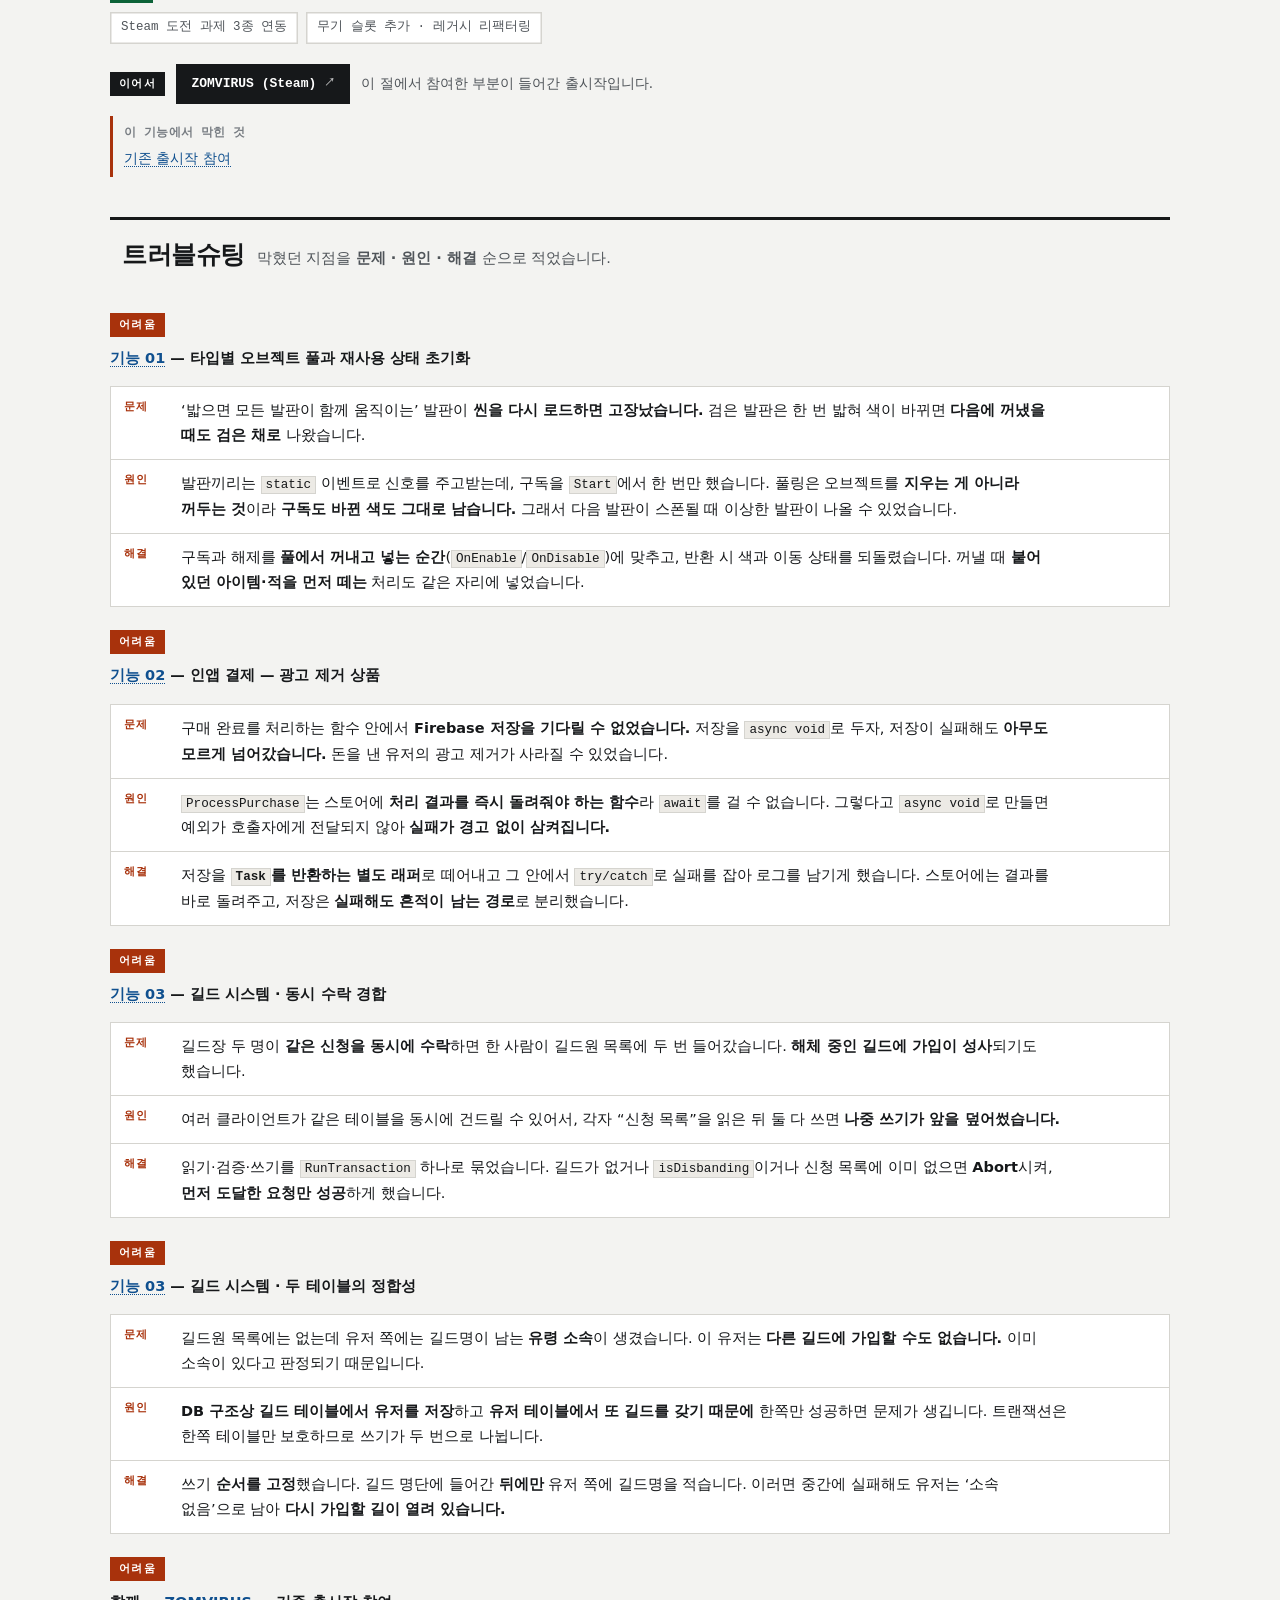
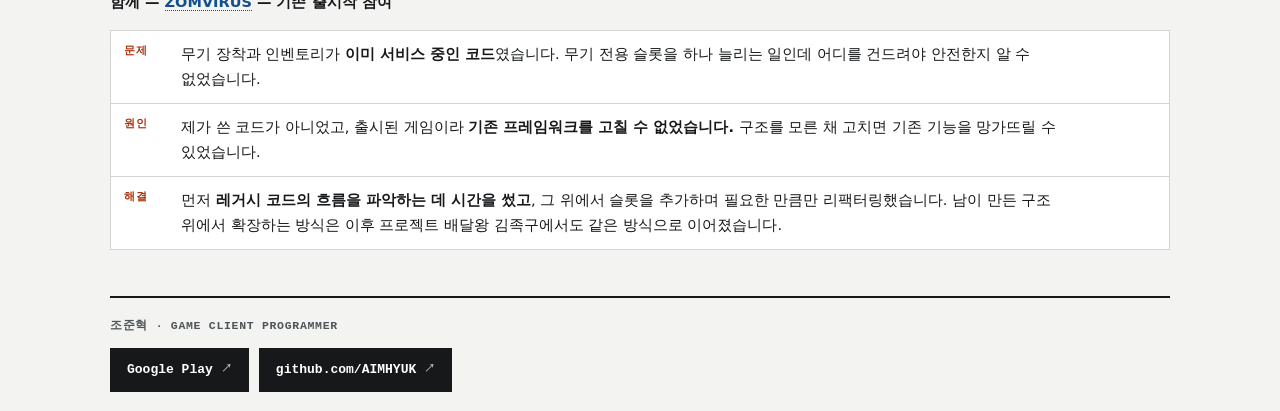
<file: projects/dmong.html>
<!doctype html>
<html lang="ko"><head>
<meta charset="utf-8">
<meta name="viewport" content="width=device-width, initial-scale=1">
<title>Bounce Hero : 꿈돌이 — 조준혁 포트폴리오</title>
<link rel="stylesheet" href="../assets/portfolio.css">
</head>
<body>

<a class="skip" href="#main">본문으로</a>

<div class="top">
  <div class="wrap top-in">
    <a href="../index.html">← 조준혁 포트폴리오</a>
    <span class="r">UNITY · C# · 주식회사 디몽 인턴십 ·
      <a href="https://github.com/AIMHYUK" target="_blank" rel="noreferrer">github.com/AIMHYUK</a></span>
  </div>
</div>

<main class="wrap" id="main">

  <!-- ══════ 프로젝트 개요 ══════ -->
  <header class="ph">
    <h1>Bounce Hero : 꿈돌이</h1>
    <p class="sub">대전관광공사 마스코트를 주인공으로 한 모바일 점프 게임입니다.
    <b>Google Play와 App Store 양쪽에 출시</b>했고, 라이브 운영까지 참여했습니다.</p>

    <dl class="facts">
      <div><dt>장르</dt><dd>모바일 점프 액션 (무한 스크롤)</dd></div>
      <div><dt>엔진 · 언어</dt><dd>Unity · C#</dd></div>
      <div><dt>소속 · 규모</dt><dd>주식회사 디몽 인턴 · 3인 (개발 2 · 아트 1)</dd></div>
      <div><dt>담당</dt><dd>클라이언트 개발 · 2025.04 ~ 06 (인턴 2025.03 ~ 06)</dd></div>
    </dl>

    <div class="about">
      <div>
        <h2>어떤 게임인가</h2>
        <p>대전의 마스코트 <b>꿈돌이</b>가 몬스터를 피해 발판을 밟고 위로 올라가는 캐주얼 점프 게임입니다.
        수성부터 해왕성까지 <b>행성 8스테이지</b>와 히든 맵이 있고, 스테이지마다 발판 리소스가 다릅니다.
        대전관광공사와 협업한 프로젝트라 오프라인 축제 현장에서도 시연하며 현장 피드백을 받을 수 있었습니다.</p>
        <p>사수와 <b>함께 처음부터 만든 게임</b>입니다. 발판 생성기 · 난이도 곡선 · 오브젝트 풀 · 인앱 결제 ·
        길드 · 랭킹은 제가 만들고 실제 라이브 운영을 하며 피드백을 받아 고쳤습니다.</p>
        <p>기획이 정해진 상태에서 코드를 얹은 것이 아니라 애자일하게 만들면서 문제를 발견하고
        구조를 바꿔가며 완성했습니다.</p>
      </div>
      <figure>
        <img src="../assets/images/dmong/kkumdol-menu.webp" alt="꿈돌이 메뉴 화면. 눈 덮인 스테이지 배경에 여러 종류의 발판이 놓여 있고, 하단에 캐릭터 셋과 레벨 진행도가 보인다">
        <figcaption>메뉴 화면. 스테이지를 고르면 배경과 캐릭터, 그리고 발판 리소스가 함께 바뀝니다.</figcaption>
      </figure>
    </div>
  </header>

  <!-- ══════ 기능 01 ══════ -->
  <section class="feat" id="f1">
    <div class="feat-h">
      <span class="no">기능 01</span>
      <h2>오브젝트 풀링을 이용한 무한 발판 생성</h2>
      <p class="one">발판을 매번 만들지 않고 <b>꺼뒀다 다시 켭니다.</b> 만드는 비용은 사라지지만 <b>끄기 전 상태가 그대로 남습니다.</b></p>
    </div>

    <!-- ── 바닥 ── -->
    <div class="part p-impl">
      <h3>1 · 오브젝트 풀링</h3>
      <ul>
        <li>발판 7종 · 아이템 · 적을 <b>타입별 배열 풀</b>로 나누고, 종류마다 초기 크기를 따로 잡았습니다.
        각 종류를 <b>미리 만들어 꺼두었다가 켜고 끄는</b> 방식입니다.</li>
        <li>풀이 비면 그때 1개씩 새로 만들어 풀에 넣습니다. 덕분에 풀이 바닥나도 발판이 안 나오거나 스포너가 실패하지 않지만, 그 순간에는 생성 비용이 그대로 듭니다. 그래서 초기 크기를 발판 종류당 100개로 넉넉히 잡아 실사용에서는 이 경로를 탈 일이 거의 없게끔 구현했습니다.</li>
        <li>풀로 돌아갈 때 <b>초기화 로직을 적용</b>하여 
        색 · 이동 상태 · 붙어 있던 자식 오브젝트를 전부 초기화시킵니다(발판 초기화).</li>
        <li>빌드 대상은 <b>Android 6.0(API 23) 이상</b>입니다.    <b>생성·파괴 비용을 줄여 최적화</b>했습니다.</li>
      </ul>
    </div>
    <div class="part p-shot">
      <h3>화면</h3>
      <div class="shots">
        <figure>
          <pre class="logbox"><span class="c">// 고치기 전 — 구독 수명이 오브젝트 수명과 어긋난다</span>
<span class="bad">Start()</span>            : 전체이동 이벤트를 <span class="bad">한 번만</span> 구독
ReturnPlatform()   : 비활성화만 한다   <span class="bad">→ 구독은 그대로 남음</span>
                     씬 재로드 <span class="bad">→ 죽은 발판이 계속 신호를 받음</span>

<span class="c">// 고친 뒤 — 풀의 생명주기에 구독을 맞춘다</span>
<span class="ok">OnEnable()</span>       : 풀에서 꺼낼 때 구독 + 붙어 있던 자식 정리
<span class="ok">OnDisable()</span>      : 풀로 돌아갈 때 <span class="ok">구독 해제</span> + 이동 상태 복구
ReturnPlatform() : 색 복구 → 비활성화
MovePlatform()   : 이동중 아님 <span class="hi">and</span> 활성 상태일 때만 동작</pre>
          <p class="logcap"><code>Destroy</code>는 구독한 이벤트를 없애지만
          <code>OnDisable</code>은 없애지 않습니다. 그래서 풀의 생명주기에 구독을 맞추어서 <code>Start</code>에서 <code>OnEnable</code>/<code>OnDisable</code>로 옮겼습니다.</p>
        </figure>
      </div>
    </div>

    <!-- ── 그 위 ① ── -->
    <div class="part p-impl">
      <h3>2 · 발판 무한 생성 - 카메라 위에 발판을 생성</h3>
      <ul>
        <li>화면 폭을 숫자로 박지 않고, 카메라가 담는 세로 크기(<code>orthographicSize</code>)와
        가로세로 비율(<code>aspect</code>)로 <b>실행 중에 계산</b>합니다.
        그래서 기기 해상도가 달라도 발판이 같은 밀도로 깔립니다.</li>
        <li>카메라가 <b>다음에 깔 높이</b>(임계선)를 넘을 때마다 발판을 한 뭉치 만들고,
        그 높이를 반 화면만큼 올립니다. </li>
        <li>발판이 카메라보다 아래이고 반 화면 이상 멀어진 순간 풀로 되돌립니다.</li>
        <li>아이템과 적은 발판 위에 얹는데, <code>Physics2D.OverlapCircleAll</code>
        로 먼저 확인해
        <b>둘이 겹칠 자리면 적을 도로 풀에 넣습니다.</b></li>
      </ul>
    </div>
    <div class="part p-shot">
      <h3>화면</h3>
      <div class="shots two">
        <figure>
          <pre class="logbox"><span class="c">// PlatformSpawner — 언제 더 깔지  (의사코드)</span>
매 프레임:
    if 카메라가 다음 임계선을 넘었다
       <span class="hi">and</span> 마지막 생성 지점이 카메라에서 한 화면 안이다:
        SpawnPlatforms()          <span class="c">// 한 뭉치를 위에 깐다</span>
        임계선 += 반 화면          <span class="c">// 다음 임계선을 올린다</span>

<span class="c">// SpawnPlatforms() — 한 뭉치 안에서</span>
반복 (뭉치 개수만큼):
    종류 = 확률표에서 뽑는다
    x    = 화면 폭 안에서 무작위
    y   += 간격                   <span class="c">// 위로 쌓아 올린다</span>
    발판 = <span class="ok">풀에서 꺼내</span> 그 자리에 놓는다

    if 종류가 일반 발판이면:
        아이템 또는 적을 얹어 본다
        단, <span class="bad">겹치면 취소</span>하고 풀로 되돌린다

<span class="c">// Platform.RemovePlatform() — 언제 사라질지</span>
if 내가 카메라보다 <span class="ok">위에</span> 있다:
    return                        <span class="c">// 위쪽은 건드리지 않는다</span>
if 카메라와의 거리 &gt;= 반 화면:
    ObjectPool.ReturnPlatform(나 자신)</pre>
          <p class="logcap"><b>읽는 법</b>
          스포너가 발판을 <code>OnEnable</code>하고 발판이 스스로 <code>OnDisable</code>합니다.</p>
        </figure>
        <figure>
          <img class="phone" src="../assets/images/dmong/kkumdol-play-mars.webp" alt="꿈돌이 플레이 화면. 붉은 화성 지형 배경에 주황색 발판이 위쪽으로 길게 이어지고, 보라색 블랙홀과 별·닭 아이템이 발판 사이에 놓여 있다">
          <figcaption><b>플레이 화면</b>유저가 올라감에 따라 런타임으로 발판이 랜덤하게 생성되며 이미 카메라 아래로 지나간 발판은 풀로 돌아갑니다.
         </figcaption>
        </figure>
      </div>
    </div>

    <!-- ── 그 위 ② ── -->
    <div class="part p-impl">
      <h3>3 · 난이도 조절</h3>
      <ul>
        <li>현재 점수를 <b>일정 단위로 잘라 등급</b>(티어)으로 만들고, 등급마다
        <b>어떤 발판이 얼마나 자주 나올지</b>를 적은 확률표를 따로 뒀습니다.
        초반에는 기본 발판 위주로, 후반에는 7종이 전부 나옵니다.</li>
        <li>같은 티어 값으로 <b>한번에 등장하는 발판 개수를 줄이고</b>, <b>세로 간격을 네 배까지 벌립니다</b>.
        실제 배치는 그 값의 ±20%로 규칙성을 지웠습니다.</li>
        <li>아이템이 놓인 발판에는 적을 얹지 않아 <b>보상과 위협이 겹치지 않게</b> 했습니다.</li>
        <li>난이도를 결정하는 값(티어 단위 · 간격 증가폭 · 간격 상한 · 적 등장 주기)은
        <b>전부 인스펙터에 노출</b>해, 기획자가 밸런스를 고칠 때 코드를 건드리지 않게 했습니다.</li>
      </ul>
    </div>
    <div class="part p-shot">
      <h3>화면</h3>
      <div class="shots two">
        <figure>
          <pre class="logbox"><span class="c">// 고치기 전 — 점수와 무관한 고정 확률</span>
<span class="bad">7종을 처음부터 거의 균등하게 뽑았다</span>
  → 기본 발판이 2할뿐,
    시작하자마자 부서지는 발판이 쏟아진다

<span class="c">// GetRandomPlatformType() — 티어가 오르면 종류가 하나씩 열린다</span>
tier = 점수 / 티어단위

tier 0    기본 · 좌우이동                 <span class="ok">기본 발판이 대부분</span>
tier 1    + 상하이동
tier 2    + <span class="bad">부서지는 발판</span>
tier 3    + 일회용 발판
tier 4~   + 밟으면이동 · <span class="bad">색변화 소멸</span>    <span class="bad">기본 발판이 절반 아래로</span>

<span class="c">// SpawnPlatforms() — 같은 tier가 개수와 간격도 함께 움직인다</span>
degree   = min(tier, 상한)                 <span class="hi">// 뭉치 개수를 줄인다</span>
distance = min(기본간격 + 증가폭 * degree, 상한)
배치     = distance * Random(0.8, 1.2)     <span class="c">// 규칙성 지우기</span>
적 등장  = degree가 중반 이상 &amp;&amp; 뭉치 n회마다 1마리</pre>
          <p class="logcap"> <b>티어를 기준으로</b>
          종류·개수·간격·적을 조정합니다. </p>
        </figure>
        <figure>
          <img class="phone" src="../assets/images/dmong/kkumdol-play-cave.webp" alt="꿈돌이 플레이 화면. 회색 동굴 배경에 회색·파란색 발판이 섞여 있고 초록 몬스터와 보라색 블랙홀이 함께 배치돼 있으며 조작 안내 문구가 떠 있다">
          <figcaption><b>발판 종류가 섞이는 구간</b>각 티어별 발판이 점수에 따라 랜덤하게 등장합니다.
   </figcaption>
        </figure>
      </div>
    </div>

    <div class="part p-result">
      <h3>성과</h3>
      <div class="res">
        <span>Android 6.0 이상 지원 · 테스트 기기 60 fps</span>
        <span>발판 7종 점수에 따라 등장</span>
        <span class="n">반복 생성·파괴를 풀 재사용으로 대체</span>
        <span class="n">프리팹 수를 테마 배수로 늘리지 않음</span>
        <span class="n">해상도별 화면 폭 런타임 계산</span>
        <span class="n">생성 · 회수 책임 분리</span>
        <span class="n">난이도 파라미터 4종 인스펙터 노출</span>
        <span class="n">코드 수정 없이 기획 수치 변경 가능</span>
      </div>
    </div>
      <div class="tnote">
      <b>이 기능에서 막힌 것</b>
      <a href="#t1">타입별 오브젝트 풀과 재사용 상태 초기화</a>
    </div>

  </section>

  <!-- ══════ 기능 02 ══════ -->
  <section class="feat" id="f2">
    <div class="feat-h">
      <span class="no">기능 02</span>
      <h2>인앱 결제 — 광고 제거 상품</h2>
      <p class="one">두 스토어의 상품을 한 스크립트로 다루고, 구매 상태가 기기를 옮겨도 남게 만들었습니다.</p>
    </div>

    <div class="part p-impl">
      <h3>구현</h3>
      <ul>
        <li><code>Unity IAP</code>로 소모품 · 비소모품 · 구독 세 유형을 등록하고,
        실제 판매 상품은 <b>비소모품 &lsquo;광고 제거&rsquo;</b>로 두었습니다.</li>
        <li>하나의 상품 정의에 <b>스토어별 상품 ID를 매핑</b>해,
        <b>코드 하나로 두 마켓을 처리</b>하게 했습니다.
        플랫폼 분기가 결제 흐름 전체로 번지지 않고 <b>상품 등록 한 곳에만 남습니다.</b></li>
        <li>구매 성공 시 광고 제거 플래그를 세우고 <b> 계정 id기준으로 Firebase에 저장</b>합니다.</li>
        <li>애플 정책상 필수인 <b>구매 복원 버튼</b>을
        <code>IAppleExtensions.RestoreTransactions</code>로 붙였습니다.</li>
      </ul>
    </div>

    <div class="part p-shot">
      <h3>화면</h3>
      <div class="shots two">
        <figure>
          <pre class="logbox"><span class="c">// ProcessPurchase() — 스토어에 결과를 즉시 돌려줘야 하는 자리</span>
구매 성공:
    광고제거 플래그 = true
    저장 요청                  <span class="bad">// await 불가 — 기다릴 수 없다</span>
    return Complete            <span class="c">// 스토어에는 즉시 응답</span>

<span class="c">// 처음: 저장을 async void 로 → 실패가 아무 데도 안 남음</span>
<span class="c">// 고침: Task 반환 래퍼로 떼어내고 그 안에서 예외를 잡는다</span>
<span class="ok">SaveUserDataAsyncWrapper()</span>:
    try   : await 저장(유저키)
    catch : <span class="hi">저장 실패 로그</span>   <span class="c">// 실패가 흔적을 남기는 경로</span>

<span class="c">// 상품 정의 — 한 상품에 스토어별 ID를 매핑</span>
AddProduct(광고제거, NonConsumable, {
    { &lt;Google Play 상품 ID&gt;, GooglePlay },
    { &lt;App Store 상품 ID&gt;,   AppleAppStore },
})</pre>
          <p class="logcap"><b>결제 처리 흐름</b>돈이 오가는 흐름이라 저장 시점과 비동기 실패 처리를 특히 조심해야 했습니다. 스토어에는 결과를 즉시 돌려주되, 저장은 실패해도 흔적이 남는 경로로 분리했습니다.</p>
        </figure>
        <figure>
          <img src="../assets/images/dmong/kkumdol-googleplay.png" alt="Google Play 스토어의 Bounce Hero 꿈돌이 리스팅. 주식회사 디몽, 광고 포함 인앱 구매 표기">
          <figcaption><b>Google Play</b>&lsquo;광고 포함 · 인앱 구매&rsquo; 표기가 붙어 있는 것이
          <code>IAP</code>와 <code>AdMob</code> 연동이 실제로 심사를 통과했다는 결과입니다.</figcaption>
        </figure>
      </div>
    </div>

    <div class="part p-result">
      <h3>성과</h3>
      <div class="res">
        <span>양대 마켓 결제 · 심사 통과</span>
        <span class="n">계정 기준으로 구매 상태 유지</span>
        <span class="n">iOS · Android 결제 코드 단일화</span>
      </div>
    </div>
      <div class="tnote">
      <b>이 기능에서 막힌 것</b>
      <a href="#t2">인앱 결제 — 광고 제거 상품</a>
    </div>

  </section>

  <!-- ══════ 기능 03 ══════ -->
  <section class="feat" id="f3">
    <div class="feat-h">
      <span class="no">기능 03</span>
      <h2>길드 시스템</h2>
      <p class="one">다른 길드장 두 명이 같은 사람의 신청을 동시에 받을 수 없게 하기 위해  <b>트랜잭션을 이용한 동시성 처리</b>를 했습니다.</p>
    </div>

    <div class="part p-impl">
      <h3>구현</h3>
      <ul>
        <li> 길드 생성 · 검색 · 가입 신청 · 수락/거절 · 강퇴 · 해체를 클라이언트가 Firebase Realtime Database를 직접 읽고 쓰는 구조로 만들었습니다. 클라이언트끼리의 순서를 정하기 위해 DB 트랜잭션을 사용했습니다.</li>
        <li>가입 정책을 <b>승인 가입 · 자유 가입 · 가입 불가</b> 세 종류로 두고,
        자유 가입은 신청을 <b>자동 수락</b>합니다.</li>
        <li>가입 신청과 수락은 <b><code>RunTransaction</code></b>
        (<b>읽기·검사·쓰기를 하나로 묶고, 도중에 남이 끼어들면 통째로 취소</b>)으로 처리합니다.
        그래서 읽고 쓰는 사이에 다른 요청이 들어와도 <b>길드원 목록과 신청 목록이 어긋나지 않습니다.</b></li>
        <li>해체는 <b><code>isDisbanding</code> 플래그를 먼저 세우고</b> 길드원의 소속을 지운 뒤
        마지막에 길드를 지웁니다. 해체 중에 들어온 가입 신청은 트랜잭션에서 중단됩니다.</li>
        <li>길드명은 <b>Firebase 키 규칙(<code>. # $ [ ]</code> 불가)을 먼저 검사</b>하고 넘깁니다.</li>
      </ul>
    </div>

    <div class="part p-shot">
      <h3>화면</h3>
      <div class="shots two">
        <figure>
          <pre class="logbox"><span class="c">// 가입 수락 — 읽고 쓰는 사이를 열어두지 않는다</span>

[사전 확인]
    신청자가 <span class="hi">이미 다른 길드에 속해 있는가</span>
        → 그렇다면 신청만 지우고 여기서 끝낸다

<span class="ok">RunTransaction</span>(길드):
    if 길드가 없다 <span class="hi">or</span> <span class="bad">해체 중이다</span>:
        return <span class="bad">Abort</span>
    if 신청 목록에 이 사람이 없다:
        return <span class="bad">Abort</span>

    길드원 목록에 추가
    신청 목록에서 제거
    return <span class="ok">Success</span>

[성공한 뒤에만]
    유저 쪽에 길드명을 적는다

<span class="c">// 순서를 뒤집으면</span>
<span class="c">// 소속은 생겼는데 길드 명단엔 없는 유저가 생긴다</span>

<span class="c">// 해체도 같은 방식으로 </span>
<span class="c">//   해체 표시 → 길드원 소속 해제 → 길드 삭제</span></pre>
          <p class="logcap"><b>가입 처리 흐름</b>
         기존에는 <strong>다른 길드장 둘이 동일인물의 길드 가입 신청을 동시에 수락</strong>할 수 있었고 
          <strong>수락 도중 길드가 해체</strong>되면 이미 없어진 길드에 유저가 묶입니다. <br>
          확인부터 반영까지를 <strong>트랜잭션 하나로 묶어</strong> 먼저 도달한 요청만 성공하고 나머지는 Abort되게 했습니다.<br>
         <strong>유저 사전 확인으로 유저 1명 = 길드 1개</strong>를 보장했고 
           <strong>길드 명단에 들어간 뒤에만</strong> 유저 쪽에 길드명을 적어 유저에게만 길드명이 있고 길드 명단에는 유저가 없는 상황 방지</p>
        </figure>
        <figure>
          <img class="phone" src="../assets/images/dmong/kkumdol-guild.webp" alt="꿈돌이 길드 화면. 상단에 길드 엠블럼과 종합 점수, 인원 50/50 표기가 있고 아래에 길드원 목록이 최고 점수순으로 나열돼 있다">
          <figcaption><b>길드 화면</b>엠블럼 · 가입 정책(승인 가입) · 인원 · 소개글이 상단에 있고,
          아래는 <strong>길드원 점수 랭킹</strong>입니다. 길드장과 길드원이 구분됩니다.</figcaption>
        </figure>
      </div>
    </div>

    <div class="part p-result">
      <h3>성과</h3>
      <div class="res">
        <span>가입 정책 3종 · 수명 주기 전체 구현</span>
        <span class="n">트랜잭션으로 동시 가입 경합 차단</span>
      </div>
    </div>
      <div class="tnote">
      <b>이 기능에서 막힌 것</b>
      <a href="#t3">길드 시스템 · 동시 수락 경합</a><br>
      <a href="#t4">길드 시스템 · 두 테이블의 정합성</a>
    </div>

  </section>

  <!-- ══════ 기능 04 ══════ -->
  <section class="feat" id="f4">
    <div class="feat-h">
      <span class="no">기능 04</span>
      <h2>플랫폼 SDK 연동과 라이브 운영</h2>
      <p class="one">인증 · 광고 · 버전 관리를 붙이고, <b>축제 현장에서 실제 사용자 피드백을 받아</b> 고쳤습니다.</p>
    </div>

    <div class="part p-impl">
      <h3>구현</h3>
      <ul>
        <li><code>Firebase Auth</code>와 <code>Realtime Database</code>로 계정 · 최고 기록 · 해금 상태를 처리했습니다.</li>
        <li><code>AdMob</code> 보상형 · 전면 광고를 붙이고, <b>전면 광고에 30~40초 쿨타임</b>을 걸어
        연속 노출로 플레이가 끊기지 않게 했습니다.</li>
        <li><code>Google Play Games</code>와 <code>Game Center</code> 로그인을 연동하고,
        <b>연동이 안 된 기기에서도 게임이 진행되도록</b> 예외 처리를 따로 넣었습니다.</li>
        <li>앱 시작 시 <b>버전을 확인해 갱신을 유도</b>하고, 리소스 로딩 진행도를 화면에 표시했습니다.</li>
        <li>오프라인 축제 현장에서 수집한 피드백을 <b>버그 수정과 난이도 밸런스 패치</b>에 반영했습니다.</li>
      </ul>
    </div>

    <div class="part p-shot">
      <h3>화면</h3>
      <div class="shots two">
        <figure>
          <img class="phone" src="../assets/images/dmong/kkumdol-title.webp" alt="꿈돌이 타이틀 화면. BOUNCE HERO 꿈돌이 로고 아래 불러오기 중 5/24 진행 표시가 있다">
          <figcaption><b>타이틀 · 로딩</b>&lsquo;불러오기 중 (5/24)&rsquo;처럼
          <strong>몇 개 중 몇 개를 받았는지</strong> 보이게 해, 멈춘 것과 받는 중인 것을 구분할 수 있게 했습니다.</figcaption>
        </figure>
        <figure>
          <img src="../assets/images/dmong/kkumdol-appstore.png" alt="App Store의 Bounce Hero 꿈돌이 리스팅">
          <figcaption><b>App Store</b>같은 빌드를 iOS로도 출시했습니다.</figcaption>
        </figure>
      </div>
    </div>

    <div class="part p-result">
      <h3>성과</h3>
      <div class="res">
        <span>Google Play · App Store 양대 마켓 출시</span>
        <span>1,000+ 다운로드</span>
        <span class="n">대전관광공사 협업 · 오프라인 축제 시연</span>
      </div>
    </div>
  </section>

  <!-- ══════ 같은 인턴십의 다른 프로젝트 ══════ -->
  <section class="feat" id="f8">
    <div class="feat-h">
      <span class="no">함께</span>
      <h2>ZOMVIRUS — 기존 출시작 참여</h2>
      <p class="one">이미 출시된 게임에 <b>무기 인벤토리와 스팀 도전과제</b>를 붙였습니다.</p>
    </div>

    <div class="part p-impl">
      <h3>구현</h3>
      <ul>
        <li>디몽이 <b>2025년 2월에 이미 Steam에 출시</b>한 PC VR 좀비 서바이벌 게임입니다.
        제가 합류한 것은 그 뒤이며, 기능 추가와 리팩터링으로 참여했습니다.</li>
        <li>게임 내 이벤트에 연동되는 <code>Steam Achievement</code>를 구현했습니다.</li>
        <li>무기 장착·인벤토리 <b>레거시 코드를 파악해</b> 무기 슬롯을 추가하며 리팩터링했습니다.</li>
      </ul>
    </div>

    <div class="part p-shot">
      <h3>화면</h3>
      <div class="shots">
        <figure>
          <img src="../assets/images/dmong/zomvirus-achievements.png" alt="Steam 상점 페이지의 도전 과제 3개 아이콘">
          <figcaption><b>Steam 도전 과제</b>상점 페이지에 노출된 도전 과제 셋. 게임 내 이벤트와 연동되도록 구현한 부분입니다.</figcaption>
        </figure>
      </div>
    </div>

    <div class="part p-result">
      <h3>성과</h3>
      <div class="res">
        <span class="n">Steam 도전 과제 3종 연동</span>
        <span class="n">무기 슬롯 추가 · 레거시 리팩터링</span>
      </div>
    </div>
    <div class="part p-next">
      <h3>이어서</h3>
      <a href="https://store.steampowered.com/app/3222270/ZOMVIRUS/" target="_blank" rel="noreferrer">ZOMVIRUS (Steam)</a>
      <span class="why">이 절에서 참여한 부분이 들어간 출시작입니다.</span>
    </div>
      <div class="tnote">
      <b>이 기능에서 막힌 것</b>
      <a href="#t5">기존 출시작 참여</a>
    </div>

  </section>

  <!-- ══════ 트러블슈팅 ══════ -->
  <section class="feat" id="trouble">
    <div class="feat-h">
      <span class="no"></span>
      <h2>트러블슈팅</h2>
      <p class="one">막혔던 지점을 <b>문제 · 원인 · 해결</b> 순으로 적었습니다.</p>
    </div>

    <div class="part p-trouble" id="t1">
      <h3>어려움</h3>
      <p><b><a class="flink" href="#f1">기능 01</a> — 타입별 오브젝트 풀과 재사용 상태 초기화</b></p>
      <dl class="tbl">
        <div><dt>문제</dt><dd>&lsquo;밟으면 모든 발판이 함께 움직이는&rsquo; 발판이 <b>씬을 다시 로드하면 고장났습니다.</b> 검은 발판은 한 번 밟혀 색이 바뀌면 <b>다음에 꺼냈을 때도 검은 채로</b> 나왔습니다.</dd></div>
        <div><dt>원인</dt><dd>발판끼리는 <code>static</code> 이벤트로 신호를 주고받는데, 구독을 <code>Start</code>에서 한 번만 했습니다. 풀링은 오브젝트를 <b>지우는 게 아니라 꺼두는 것</b>이라 <b>구독도 바뀐 색도 그대로 남습니다.</b> 그래서 다음 발판이 스폰될 때 이상한 발판이 나올 수 있었습니다. </dd></div>
        <div><dt>해결</dt><dd>구독과 해제를 <b>풀에서 꺼내고 넣는 순간</b>(<code>OnEnable</code>/<code>OnDisable</code>)에 맞추고, 반환 시 색과 이동 상태를 되돌렸습니다. 꺼낼 때 <b>붙어 있던 아이템·적을 먼저 떼는</b> 처리도 같은 자리에 넣었습니다.</dd></div>
      </dl>
    </div>

    <div class="part p-trouble" id="t2">
      <h3>어려움</h3>
      <p><b><a class="flink" href="#f2">기능 02</a> — 인앱 결제 — 광고 제거 상품</b></p>
      <dl class="tbl">
        <div><dt>문제</dt><dd>구매 완료를 처리하는 함수 안에서 <b>Firebase 저장을 기다릴 수 없었습니다.</b> 저장을 <code>async void</code>로 두자, 저장이 실패해도 <b>아무도 모르게 넘어갔습니다.</b> 돈을 낸 유저의 광고 제거가 사라질 수 있었습니다.</dd></div>
        <div><dt>원인</dt><dd><code>ProcessPurchase</code>는 스토어에 <b>처리 결과를 즉시 돌려줘야 하는 함수</b>라 <code>await</code>를 걸 수 없습니다. 그렇다고 <code>async void</code>로 만들면 예외가 호출자에게 전달되지 않아 <b>실패가 경고 없이 삼켜집니다.</b></dd></div>
        <div><dt>해결</dt><dd>저장을 <b><code>Task</code>를 반환하는 별도 래퍼</b>로 떼어내고 그 안에서 <code>try/catch</code>로 실패를 잡아 로그를 남기게 했습니다. 스토어에는 결과를 바로 돌려주고, 저장은 <b>실패해도 흔적이 남는 경로</b>로 분리했습니다.</dd></div>
      </dl>
    </div>

    <div class="part p-trouble" id="t3">
      <h3>어려움</h3>
      <p><b><a class="flink" href="#f3">기능 03</a> — 길드 시스템 · 동시 수락 경합</b></p>
      <dl class="tbl">
        <div><dt>문제</dt><dd>길드장 두 명이 <b>같은 신청을 동시에 수락</b>하면 한 사람이 길드원 목록에 두 번 들어갔습니다. <b>해체 중인 길드에 가입이 성사</b>되기도 했습니다.</dd></div>
        <div><dt>원인</dt><dd>여러 클라이언트가 같은 테이블을 동시에 건드릴 수 있어서, 각자 &ldquo;신청 목록&rdquo;을 읽은 뒤 둘 다 쓰면 <b>나중 쓰기가 앞을 덮어썼습니다.</b></dd></div>
        <div><dt>해결</dt><dd>읽기·검증·쓰기를 <code>RunTransaction</code> 하나로 묶었습니다. 길드가 없거나 <code>isDisbanding</code>이거나 신청 목록에 이미 없으면 <b>Abort</b>시켜, <b>먼저 도달한 요청만 성공</b>하게 했습니다.</dd></div>
      </dl>
    </div>

    <div class="part p-trouble" id="t4">
      <h3>어려움</h3>
      <p><b><a class="flink" href="#f3">기능 03</a> — 길드 시스템 · 두 테이블의 정합성</b></p>
      <dl class="tbl">
        <div><dt>문제</dt><dd>길드원 목록에는 없는데 유저 쪽에는 길드명이 남는 <b>유령 소속</b>이 생겼습니다. 이 유저는 <b>다른 길드에 가입할 수도 없습니다.</b> 이미 소속이 있다고 판정되기 때문입니다.</dd></div>
        <div><dt>원인</dt><dd><b>DB 구조상 길드 테이블에서 유저를 저장</b>하고 <b>유저 테이블에서 또 길드를 갖기 때문에</b> 한쪽만 성공하면 문제가 생깁니다. 트랜잭션은 한쪽 테이블만 보호하므로 쓰기가 두 번으로 나뉩니다.</dd></div>
        <div><dt>해결</dt><dd>쓰기 <b>순서를 고정</b>했습니다. 길드 명단에 들어간 <b>뒤에만</b> 유저 쪽에 길드명을 적습니다. 이러면 중간에 실패해도 유저는 &lsquo;소속 없음&rsquo;으로 남아 <b>다시 가입할 길이 열려 있습니다.</b></dd></div>
      </dl>
    </div>

    <div class="part p-trouble" id="t5">
      <h3>어려움</h3>
      <p><b>함께 — <a class="flink" href="#f8">ZOMVIRUS</a> — 기존 출시작 참여</b></p>
      <dl class="tbl">
        <div><dt>문제</dt><dd>무기 장착과 인벤토리가 <b>이미 서비스 중인 코드</b>였습니다. 무기 전용 슬롯을 하나 늘리는 일인데 어디를 건드려야 안전한지 알 수 없었습니다.</dd></div>
        <div><dt>원인</dt><dd>제가 쓴 코드가 아니었고, 출시된 게임이라 <b>기존 프레임워크를 고칠 수 없었습니다.</b> 구조를 모른 채 고치면 기존 기능을 망가뜨릴 수 있었습니다.</dd></div>
        <div><dt>해결</dt><dd>먼저 <b>레거시 코드의 흐름을 파악하는 데 시간을 썼고</b>, 그 위에서 슬롯을 추가하며 필요한 만큼만 리팩터링했습니다. 남이 만든 구조 위에서 확장하는 방식은 이후 프로젝트 배달왕 김족구에서도 같은 방식으로 이어졌습니다.</dd></div>
      </dl>
    </div>
  </section>

  <!-- ══════ 마무리 ══════ -->

  <div class="foot">
    <span>조준혁 · GAME CLIENT PROGRAMMER</span>
    <a href="https://play.google.com/store/apps/details?id=com.Dmong.Project_Jump&amp;hl=ko" target="_blank" rel="noreferrer">Google Play</a>
    <a href="https://github.com/AIMHYUK" target="_blank" rel="noreferrer">github.com/AIMHYUK</a>
  </div>

</main>


















</body></html>
</file>
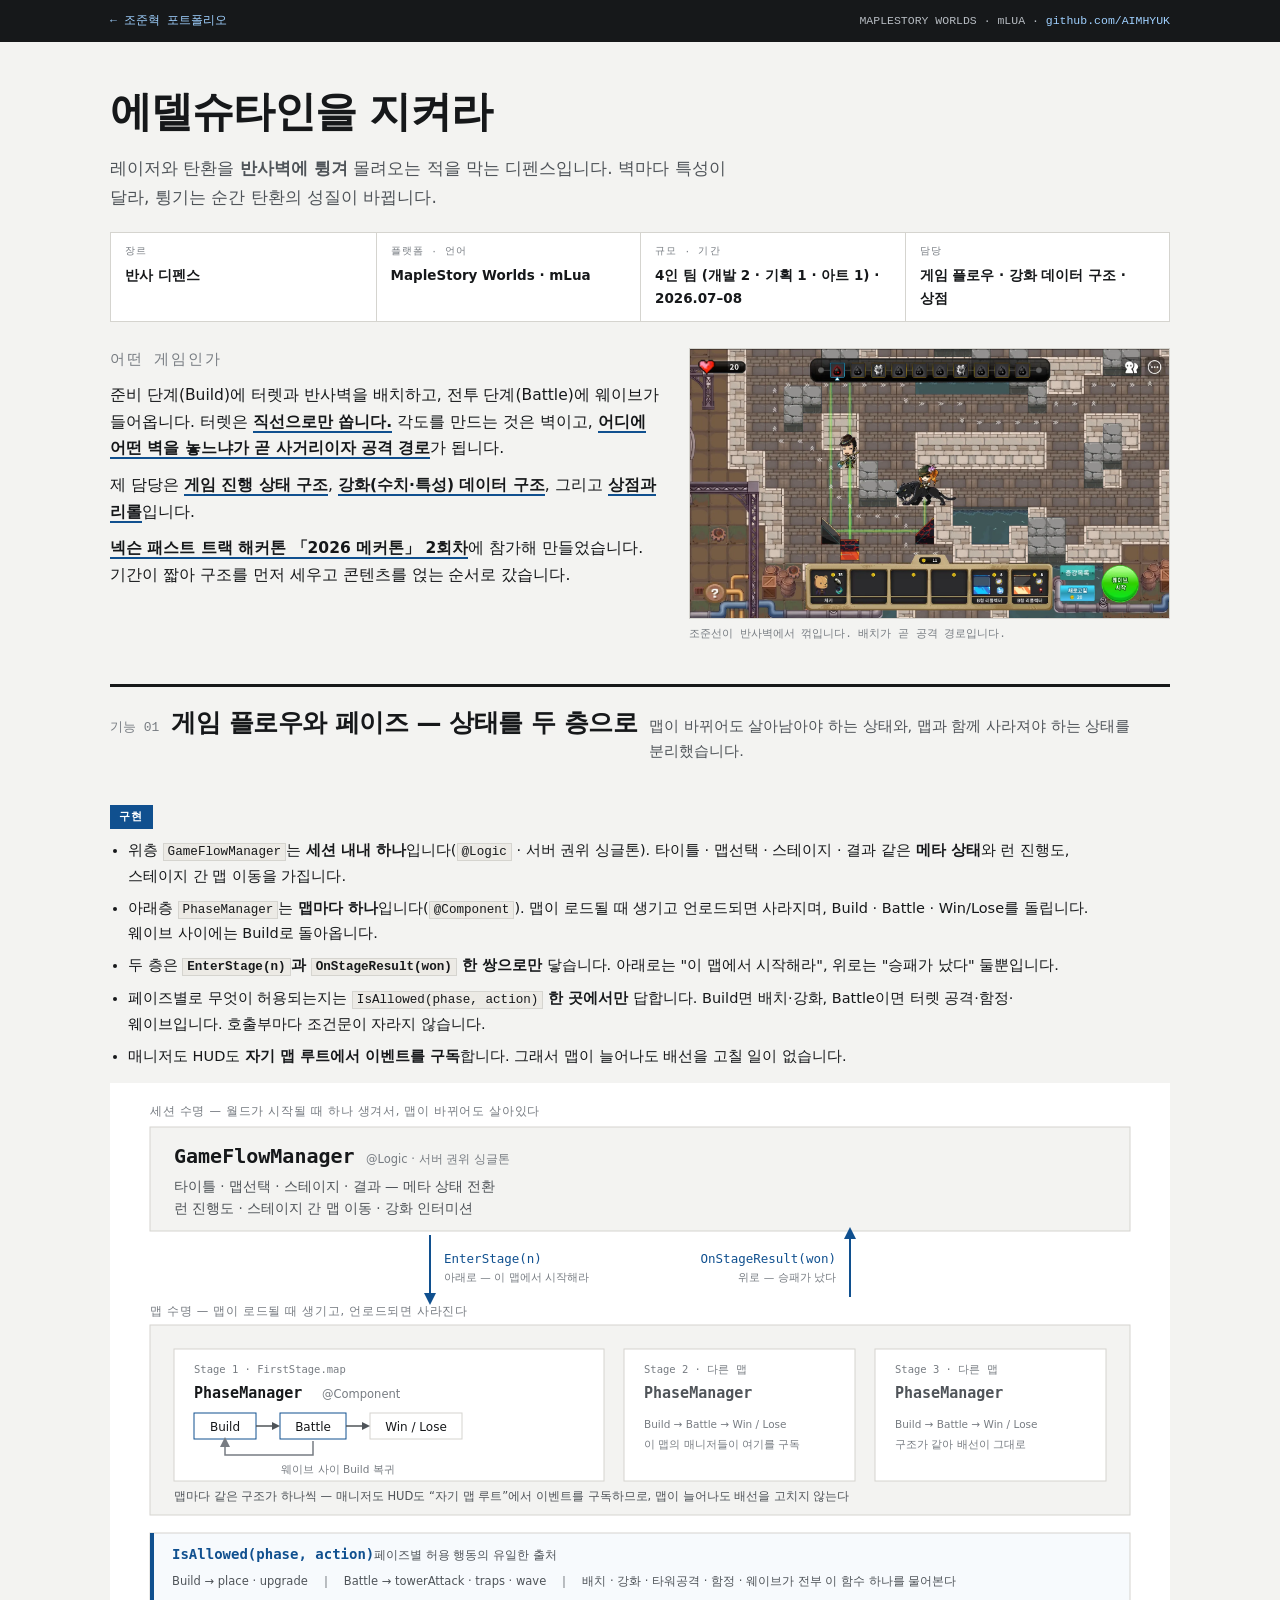
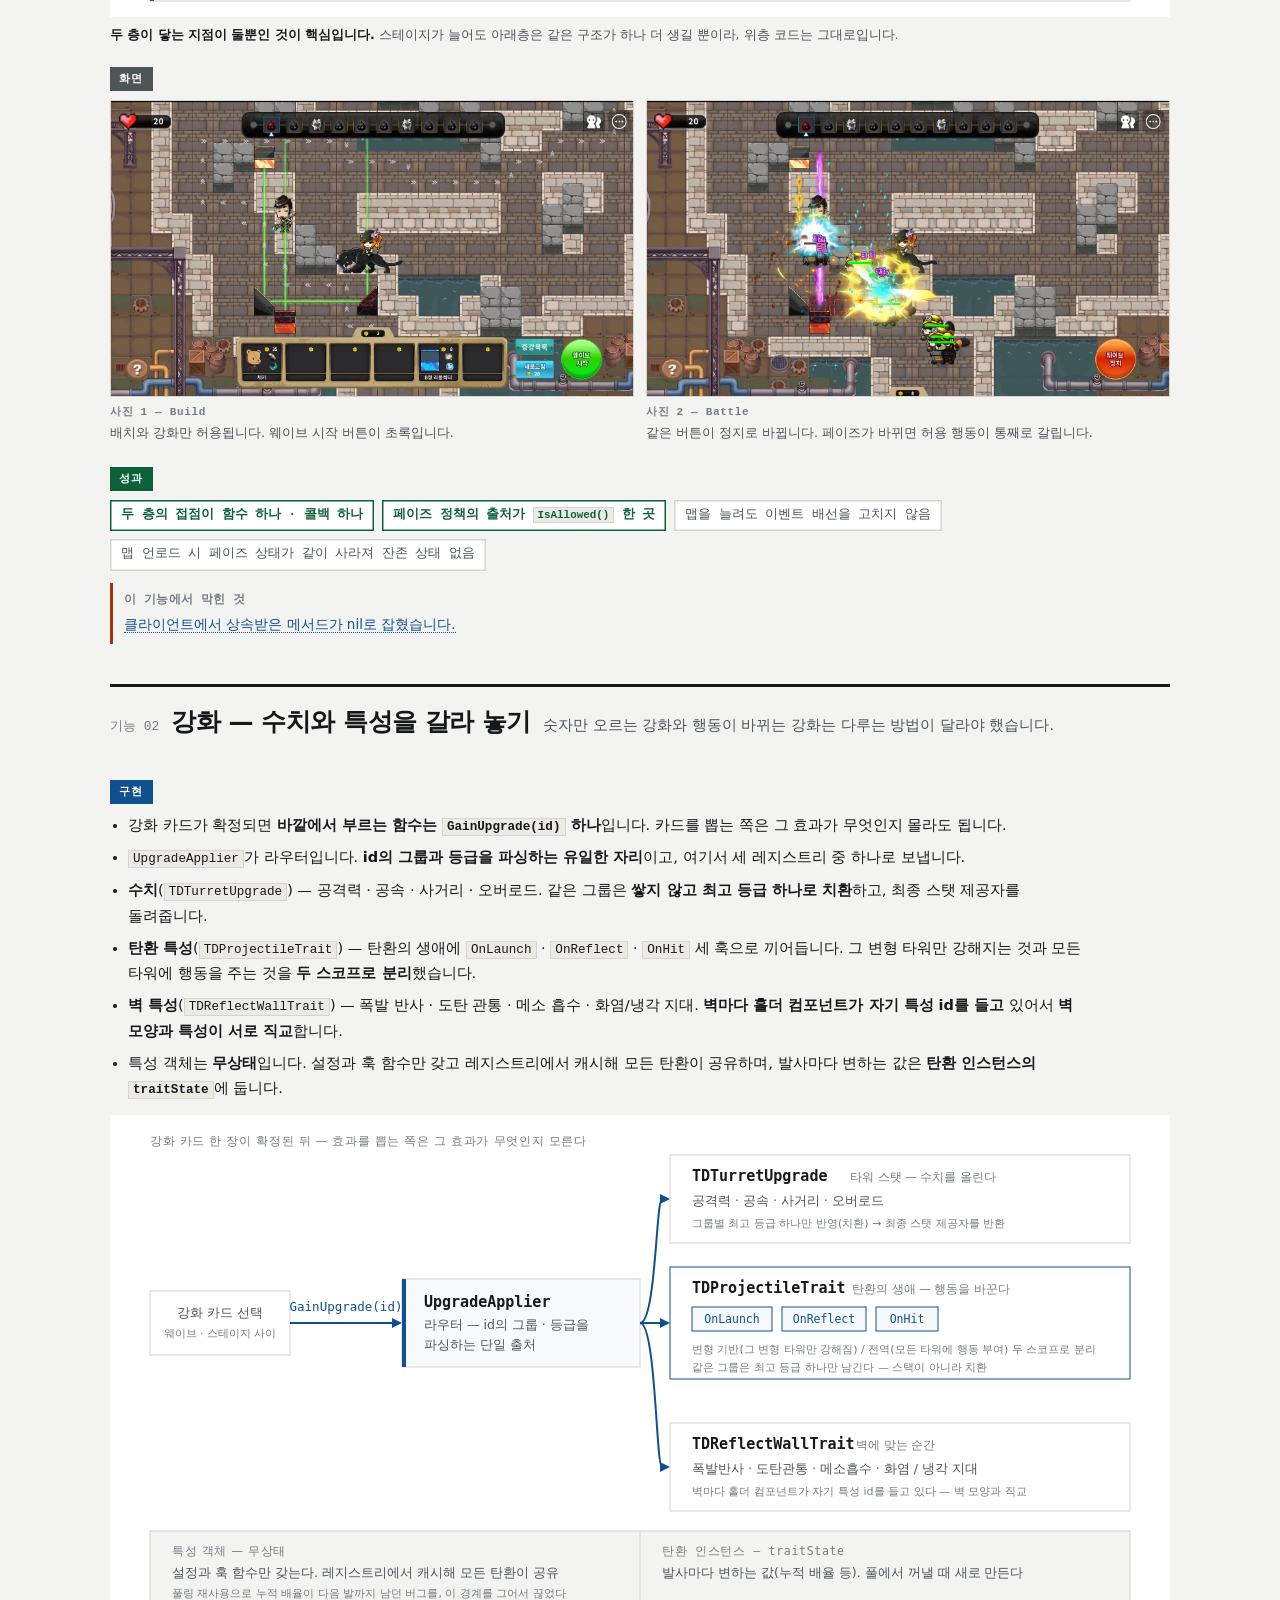
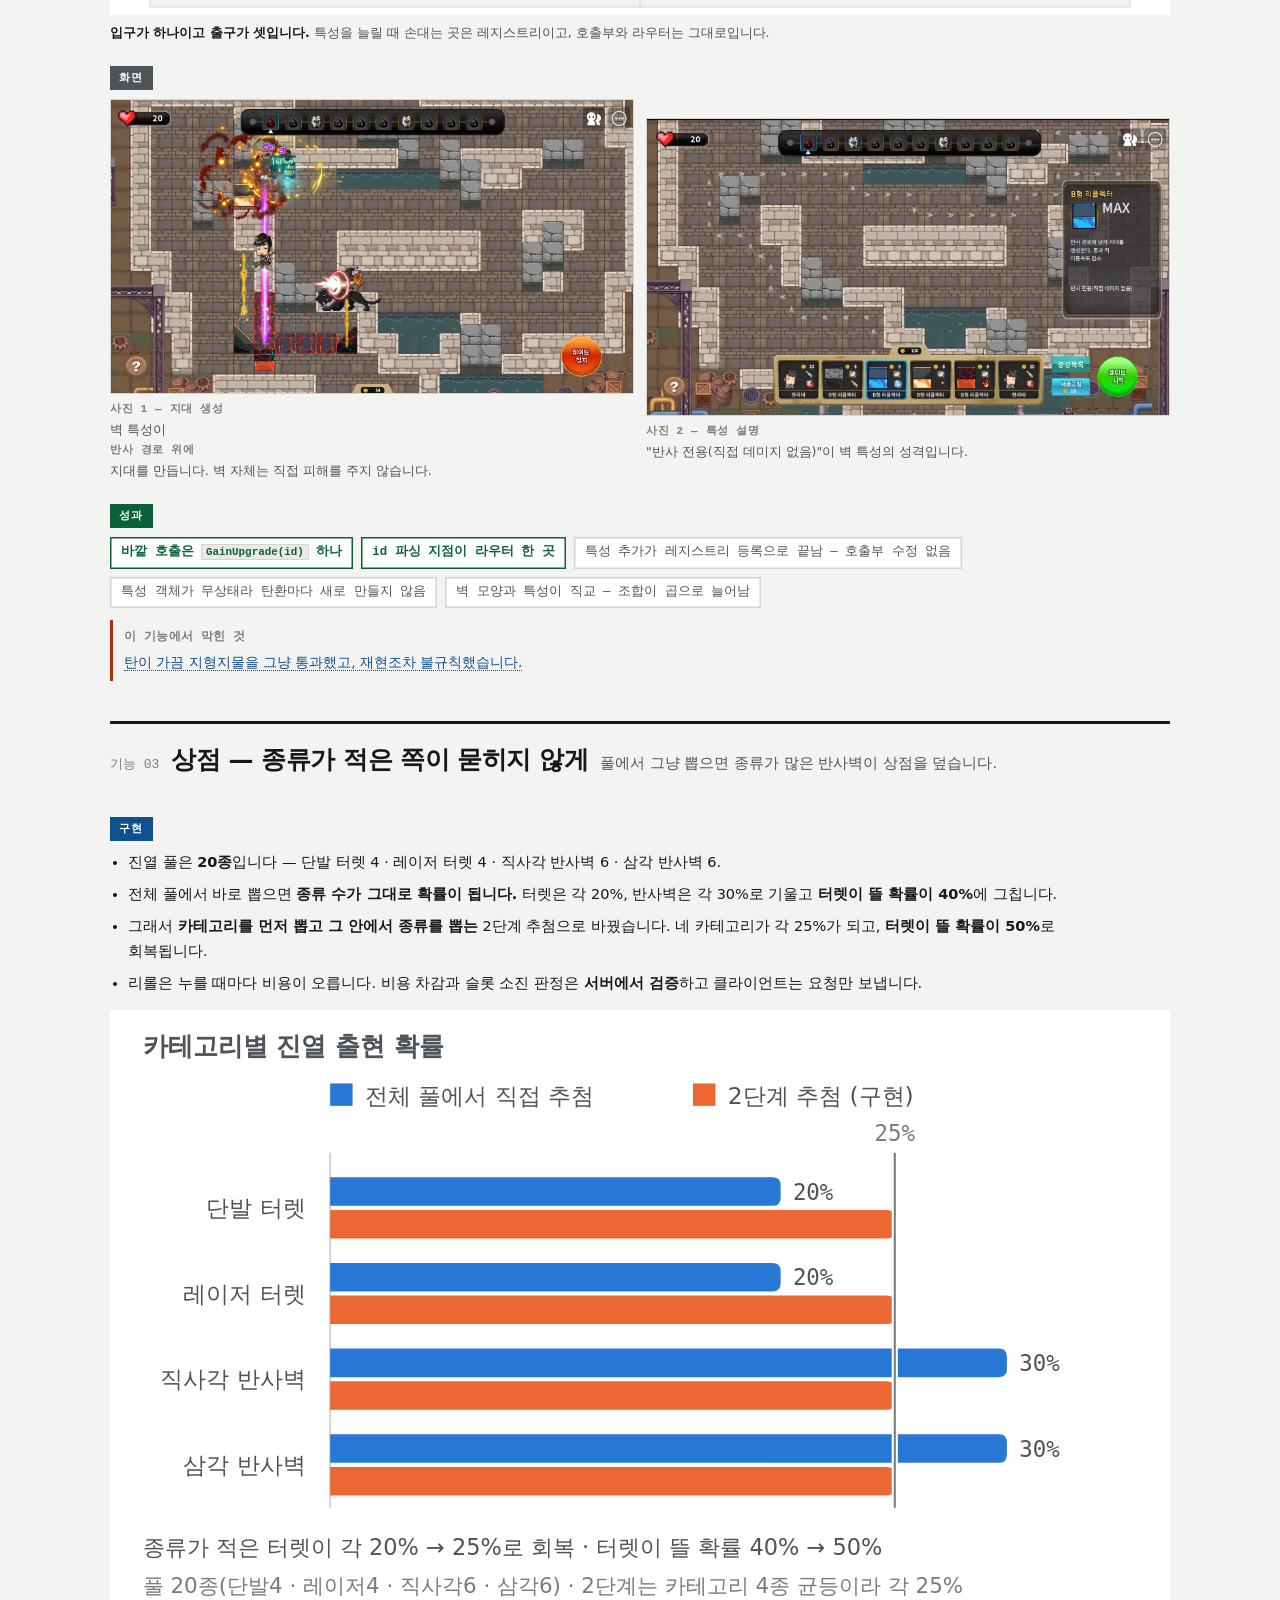
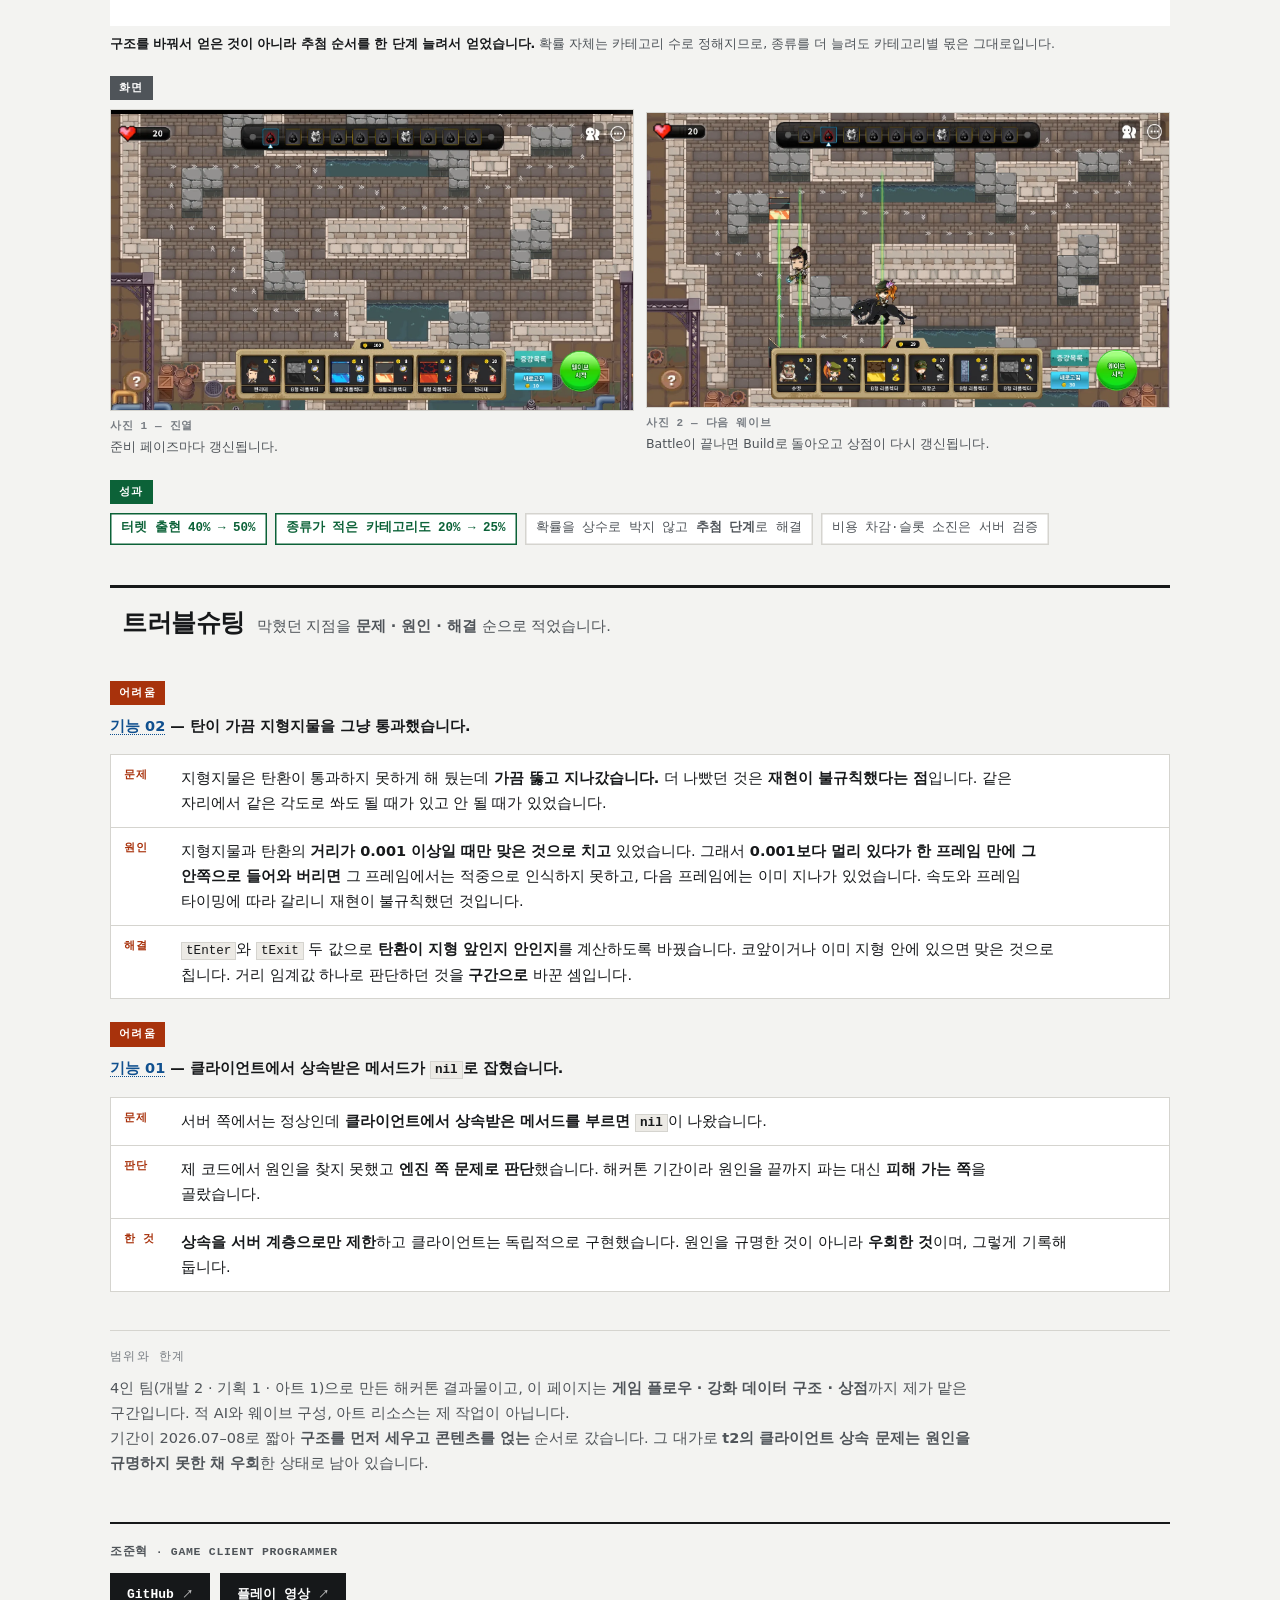
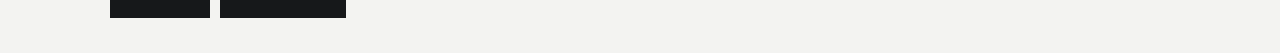
<file: projects/edelstein.html>
<!doctype html>
<html lang="ko"><head>
<meta charset="utf-8">
<meta name="viewport" content="width=device-width, initial-scale=1">
<title>에델슈타인을 지켜라 — 조준혁 포트폴리오</title>
<link rel="stylesheet" href="../assets/portfolio.css">
<style>
  /* 이 페이지에만 쓰는 도표 — 전역 css 를 건드리지 않는다 */
  .dgm { margin: 14px 0 0; }
  .dgm img { width: 100%; height: auto; display: block; }
  .dgm figcaption {
    margin-top: 8px; font-size: 12.5px; line-height: 1.55; color: var(--ink-2);
  }
  .dgm figcaption b { color: var(--ink); }
</style>
</head>
<body>

<a class="skip" href="#main">본문으로</a>

<div class="top">
  <div class="wrap top-in">
    <a href="../index.html">← 조준혁 포트폴리오</a>
    <span class="r">MAPLESTORY WORLDS · mLUA ·
      <a href="https://github.com/AIMHYUK" target="_blank" rel="noreferrer">github.com/AIMHYUK</a></span>
  </div>
</div>

<main class="wrap" id="main">

  <!-- ══════ 프로젝트 개요 ══════ -->
  <header class="ph">
    <h1>에델슈타인을 지켜라</h1>
    <p class="sub">레이저와 탄환을 <b>반사벽에 튕겨</b> 몰려오는 적을 막는 디펜스입니다.
    벽마다 특성이 달라, 튕기는 순간 탄환의 성질이 바뀝니다.</p>

    <dl class="facts">
      <div><dt>장르</dt><dd>반사 디펜스</dd></div>
      <div><dt>플랫폼 · 언어</dt><dd>MapleStory Worlds · mLua</dd></div>
      <div><dt>규모 · 기간</dt><dd>4인 팀 (개발 2 · 기획 1 · 아트 1) · 2026.07–08</dd></div>
      <div><dt>담당</dt><dd>게임 플로우 · 강화 데이터 구조 · 상점</dd></div>
    </dl>

    <div class="about">
      <div>
        <h2>어떤 게임인가</h2>
        <p>준비 단계(Build)에 터렛과 반사벽을 배치하고, 전투 단계(Battle)에 웨이브가 들어옵니다.
        터렛은 <b>직선으로만 쏩니다.</b> 각도를 만드는 것은 벽이고,
        <b>어디에 어떤 벽을 놓느냐가 곧 사거리이자 공격 경로</b>가 됩니다.</p>
        <p>제 담당은 <b>게임 진행 상태 구조</b>, <b>강화(수치·특성) 데이터 구조</b>,
        그리고 <b>상점과 리롤</b>입니다.</p>
        <p><b>넥슨 패스트 트랙 해커톤 「2026 메커톤」 2회차</b>에 참가해 만들었습니다.
        기간이 짧아 구조를 먼저 세우고 콘텐츠를 얹는 순서로 갔습니다.</p>
      </div>
      <figure>
        <img src="../assets/images/rrd/rrd-aim-reflect.webp" alt="빌드 단계 화면. 초록색 조준선이 반사벽에 맞고 직각으로 꺾여 나가며, 하단에 기물 상점 슬롯이 놓여 있다">
        <figcaption>조준선이 반사벽에서 꺾입니다. 배치가 곧 공격 경로입니다.</figcaption>
      </figure>
    </div>
  </header>

  <!-- ══════ 기능 01 ══════ -->
  <section class="feat" id="f1">
    <div class="feat-h">
      <span class="no">기능 01</span>
      <h2>게임 플로우와 페이즈 — 상태를 두 층으로</h2>
      <p class="one">맵이 바뀌어도 살아남아야 하는 상태와, 맵과 함께 사라져야 하는 상태를 분리했습니다.</p>
    </div>

    <div class="part p-impl">
      <h3>구현</h3>
      <ul>
        <li>위층 <code>GameFlowManager</code>는 <b>세션 내내 하나</b>입니다(<code>@Logic</code> · 서버 권위 싱글톤).
        타이틀 · 맵선택 · 스테이지 · 결과 같은 <b>메타 상태</b>와 런 진행도, 스테이지 간 맵 이동을 가집니다.</li>
        <li>아래층 <code>PhaseManager</code>는 <b>맵마다 하나</b>입니다(<code>@Component</code>).
        맵이 로드될 때 생기고 언로드되면 사라지며, Build · Battle · Win/Lose를 돌립니다.
        웨이브 사이에는 Build로 돌아옵니다.</li>
        <li>두 층은 <b><code>EnterStage(n)</code>과 <code>OnStageResult(won)</code> 한 쌍으로만</b> 닿습니다.
        아래로는 "이 맵에서 시작해라", 위로는 "승패가 났다" 둘뿐입니다.</li>
        <li>페이즈별로 무엇이 허용되는지는 <code>IsAllowed(phase, action)</code>
        <b>한 곳에서만</b> 답합니다. Build면 배치·강화, Battle이면 터렛 공격·함정·웨이브입니다.
        호출부마다 조건문이 자라지 않습니다.</li>
        <li>매니저도 HUD도 <b>자기 맵 루트에서 이벤트를 구독</b>합니다.
        그래서 맵이 늘어나도 배선을 고칠 일이 없습니다.</li>
      </ul>

      <figure class="dgm">
        <img src="../assets/images/rrd/arch-two-layer.svg" alt="게임 플로우 2층 구조 다이어그램. 위층 GameFlowManager는 세션 수명, 아래층 PhaseManager는 맵마다 하나씩 생기며, 두 층은 EnterStage와 OnStageResult 한 쌍으로만 연결된다">
        <figcaption><b>두 층이 닿는 지점이 둘뿐인 것이 핵심입니다.</b>
        스테이지가 늘어도 아래층은 같은 구조가 하나 더 생길 뿐이라, 위층 코드는 그대로입니다.</figcaption>
      </figure>
    </div>

    <div class="part p-shot">
      <h3>화면</h3>
      <div class="shots two">
        <figure>
          <img src="../assets/images/rrd/rrd-build-phase.webp" alt="Build 페이즈 화면. 하단에 배치할 기물 슬롯이 열려 있고 웨이브 시작 버튼이 초록색이다">
          <figcaption><b>사진 1 — Build</b>배치와 강화만 허용됩니다. 웨이브 시작 버튼이 초록입니다.</figcaption>
        </figure>
        <figure>
          <img src="../assets/images/rrd/rrd-battle-phase.webp" alt="Battle 페이즈 화면. 적들에게 데미지 숫자가 뜨고 반사벽 주변에 이펙트가 터지며, 버튼이 웨이브 정지로 바뀌어 있다">
          <figcaption><b>사진 2 — Battle</b>같은 버튼이 정지로 바뀝니다. 페이즈가 바뀌면 허용 행동이 통째로 갈립니다.</figcaption>
        </figure>
      </div>
    </div>

    <div class="part p-result">
      <h3>성과</h3>
      <div class="res">
        <span>두 층의 접점이 <b>함수 하나 · 콜백 하나</b></span>
        <span>페이즈 정책의 출처가 <b><code>IsAllowed()</code> 한 곳</b></span>
        <span class="n">맵을 늘려도 이벤트 배선을 고치지 않음</span>
        <span class="n">맵 언로드 시 페이즈 상태가 같이 사라져 잔존 상태 없음</span>
      </div>
    </div>

    <div class="tnote">
      <b>이 기능에서 막힌 것</b>
      <a href="#t2">클라이언트에서 상속받은 메서드가 nil로 잡혔습니다.</a>
    </div>
  </section>

  <!-- ══════ 기능 02 ══════ -->
  <section class="feat" id="f2">
    <div class="feat-h">
      <span class="no">기능 02</span>
      <h2>강화 — 수치와 특성을 갈라 놓기</h2>
      <p class="one">숫자만 오르는 강화와 행동이 바뀌는 강화는 다루는 방법이 달라야 했습니다.</p>
    </div>

    <div class="part p-impl">
      <h3>구현</h3>
      <ul>
        <li>강화 카드가 확정되면 <b>바깥에서 부르는 함수는 <code>GainUpgrade(id)</code> 하나</b>입니다.
        카드를 뽑는 쪽은 그 효과가 무엇인지 몰라도 됩니다.</li>
        <li><code>UpgradeApplier</code>가 라우터입니다. <b>id의 그룹과 등급을 파싱하는 유일한 자리</b>이고,
        여기서 세 레지스트리 중 하나로 보냅니다.</li>
        <li><b>수치</b>(<code>TDTurretUpgrade</code>) — 공격력 · 공속 · 사거리 · 오버로드.
        같은 그룹은 <b>쌓지 않고 최고 등급 하나로 치환</b>하고, 최종 스탯 제공자를 돌려줍니다.</li>
        <li><b>탄환 특성</b>(<code>TDProjectileTrait</code>) — 탄환의 생애에 <code>OnLaunch</code> ·
        <code>OnReflect</code> · <code>OnHit</code> 세 훅으로 끼어듭니다.
        그 변형 타워만 강해지는 것과 모든 타워에 행동을 주는 것을 <b>두 스코프로 분리</b>했습니다.</li>
        <li><b>벽 특성</b>(<code>TDReflectWallTrait</code>) — 폭발 반사 · 도탄 관통 · 메소 흡수 ·
        화염/냉각 지대. <b>벽마다 홀더 컴포넌트가 자기 특성 id를 들고</b> 있어서
        <b>벽 모양과 특성이 서로 직교</b>합니다.</li>
        <li>특성 객체는 <b>무상태</b>입니다. 설정과 훅 함수만 갖고 레지스트리에서 캐시해 모든 탄환이 공유하며,
        발사마다 변하는 값은 <b>탄환 인스턴스의 <code>traitState</code></b>에 둡니다.</li>
      </ul>

      <figure class="dgm">
        <img src="../assets/images/rrd/decorator-chain.svg" alt="강화 데코레이터 체인 다이어그램. GainUpgrade 하나가 UpgradeApplier 라우터를 거쳐 터렛 스탯, 탄환 특성, 반사벽 특성 세 레지스트리로 갈라진다">
        <figcaption><b>입구가 하나이고 출구가 셋입니다.</b> 특성을 늘릴 때 손대는 곳은 레지스트리이고,
        호출부와 라우터는 그대로입니다.</figcaption>
      </figure>
    </div>

    <div class="part p-shot">
      <h3>화면</h3>
      <div class="shots two">
        <figure>
          <img src="../assets/images/rrd/rrd-zone-laser.webp" alt="반사 경로를 따라 화염 지대가 깔린 화면">
          <figcaption><b>사진 1 — 지대 생성</b>벽 특성이 <b>반사 경로 위에</b> 지대를 만듭니다.
          벽 자체는 직접 피해를 주지 않습니다.</figcaption>
        </figure>
        <figure>
          <img src="../assets/images/rrd/rrd-shop-tooltip.webp" alt="B형 리플렉터 툴팁. 반사 경로에 냉각 지대를 생성하고 통과한 적 이동속도를 감소시키며 반사 전용이라 직접 데미지가 없다고 적혀 있다">
          <figcaption><b>사진 2 — 특성 설명</b>"반사 전용(직접 데미지 없음)"이 벽 특성의 성격입니다.</figcaption>
        </figure>
      </div>
    </div>

    <div class="part p-result">
      <h3>성과</h3>
      <div class="res">
        <span>바깥 호출은 <b><code>GainUpgrade(id)</code> 하나</b></span>
        <span>id 파싱 지점이 <b>라우터 한 곳</b></span>
        <span class="n">특성 추가가 레지스트리 등록으로 끝남 — 호출부 수정 없음</span>
        <span class="n">특성 객체가 무상태라 탄환마다 새로 만들지 않음</span>
        <span class="n">벽 모양과 특성이 직교 — 조합이 곱으로 늘어남</span>
      </div>
    </div>

    <div class="tnote">
      <b>이 기능에서 막힌 것</b>
      <a href="#t1">탄이 가끔 지형지물을 그냥 통과했고, 재현조차 불규칙했습니다.</a>
    </div>
  </section>

  <!-- ══════ 기능 03 ══════ -->
  <section class="feat" id="f3">
    <div class="feat-h">
      <span class="no">기능 03</span>
      <h2>상점 — 종류가 적은 쪽이 묻히지 않게</h2>
      <p class="one">풀에서 그냥 뽑으면 종류가 많은 반사벽이 상점을 덮습니다.</p>
    </div>

    <div class="part p-impl">
      <h3>구현</h3>
      <ul>
        <li>진열 풀은 <b>20종</b>입니다 — 단발 터렛 4 · 레이저 터렛 4 · 직사각 반사벽 6 · 삼각 반사벽 6.</li>
        <li>전체 풀에서 바로 뽑으면 <b>종류 수가 그대로 확률이 됩니다.</b>
        터렛은 각 20%, 반사벽은 각 30%로 기울고 <b>터렛이 뜰 확률이 40%</b>에 그칩니다.</li>
        <li>그래서 <b>카테고리를 먼저 뽑고 그 안에서 종류를 뽑는</b> 2단계 추첨으로 바꿨습니다.
        네 카테고리가 각 25%가 되고, <b>터렛이 뜰 확률이 50%</b>로 회복됩니다.</li>
        <li>리롤은 누를 때마다 비용이 오릅니다. 비용 차감과 슬롯 소진 판정은
        <b>서버에서 검증</b>하고 클라이언트는 요청만 보냅니다.</li>
      </ul>

      <figure class="dgm">
        <img src="../assets/images/rrd/shop-draw-odds.svg" alt="상점 진열 카테고리별 출현 확률 비교. 전체 풀 직접 추첨에서는 터렛이 각 20퍼센트, 반사벽이 각 30퍼센트인 반면 2단계 추첨에서는 네 카테고리가 모두 25퍼센트가 된다">
        <figcaption><b>구조를 바꿔서 얻은 것이 아니라 추첨 순서를 한 단계 늘려서 얻었습니다.</b>
        확률 자체는 카테고리 수로 정해지므로, 종류를 더 늘려도 카테고리별 몫은 그대로입니다.</figcaption>
      </figure>
    </div>

    <div class="part p-shot">
      <h3>화면</h3>
      <div class="shots two">
        <figure>
          <img src="../assets/images/rrd/rrd-build-shop.webp" alt="준비 페이즈마다 갱신되는 상점 슬롯이 화면 하단에 여섯 칸 놓여 있는 화면">
          <figcaption><b>사진 1 — 진열</b>준비 페이즈마다 갱신됩니다.</figcaption>
        </figure>
        <figure>
          <img src="../assets/images/rrd/rrd-wave2-build.webp" alt="웨이브 2의 준비 페이즈 화면. 앞 웨이브에서 배치한 기물이 남아 있다">
          <figcaption><b>사진 2 — 다음 웨이브</b>Battle이 끝나면 Build로 돌아오고 상점이 다시 갱신됩니다.</figcaption>
        </figure>
      </div>
    </div>

    <div class="part p-result">
      <h3>성과</h3>
      <div class="res">
        <span>터렛 출현 <b>40% → 50%</b></span>
        <span>종류가 적은 카테고리도 <b>20% → 25%</b></span>
        <span class="n">확률을 상수로 박지 않고 <b>추첨 단계</b>로 해결</span>
        <span class="n">비용 차감·슬롯 소진은 서버 검증</span>
      </div>
    </div>
  </section>

  <!-- ══════ 트러블슈팅 ══════ -->
  <section class="feat" id="trouble">
    <div class="feat-h">
      <span class="no"></span>
      <h2>트러블슈팅</h2>
      <p class="one">막혔던 지점을 <b>문제 · 원인 · 해결</b> 순으로 적었습니다.</p>
    </div>

    <div class="part p-trouble" id="t1">
      <h3>어려움</h3>
      <p><b><a class="flink" href="#f2">기능 02</a> — 탄이 가끔 지형지물을 그냥 통과했습니다.</b></p>
      <dl class="tbl">
        <div><dt>문제</dt><dd>지형지물은 탄환이 통과하지 못하게 해 뒀는데 <b>가끔 뚫고 지나갔습니다.</b>
        더 나빴던 것은 <b>재현이 불규칙했다는 점</b>입니다. 같은 자리에서 같은 각도로 쏴도 될 때가 있고 안 될 때가 있었습니다.</dd></div>
        <div><dt>원인</dt><dd>지형지물과 탄환의 <b>거리가 0.001 이상일 때만 맞은 것으로 치고</b> 있었습니다.
        그래서 <b>0.001보다 멀리 있다가 한 프레임 만에 그 안쪽으로 들어와 버리면</b>
        그 프레임에서는 적중으로 인식하지 못하고, 다음 프레임에는 이미 지나가 있었습니다.
        속도와 프레임 타이밍에 따라 갈리니 재현이 불규칙했던 것입니다.</dd></div>
        <div><dt>해결</dt><dd><code>tEnter</code>와 <code>tExit</code> 두 값으로
        <b>탄환이 지형 앞인지 안인지</b>를 계산하도록 바꿨습니다.
        코앞이거나 이미 지형 안에 있으면 맞은 것으로 칩니다.
        거리 임계값 하나로 판단하던 것을 <b>구간으로</b> 바꾼 셈입니다.</dd></div>
      </dl>
    </div>

    <div class="part p-trouble" id="t2">
      <h3>어려움</h3>
      <p><b><a class="flink" href="#f1">기능 01</a> — 클라이언트에서 상속받은 메서드가 <code>nil</code>로 잡혔습니다.</b></p>
      <dl class="tbl">
        <div><dt>문제</dt><dd>서버 쪽에서는 정상인데 <b>클라이언트에서 상속받은 메서드를 부르면 <code>nil</code></b>이 나왔습니다.</dd></div>
        <div><dt>판단</dt><dd>제 코드에서 원인을 찾지 못했고 <b>엔진 쪽 문제로 판단</b>했습니다.
        해커톤 기간이라 원인을 끝까지 파는 대신 <b>피해 가는 쪽</b>을 골랐습니다.</dd></div>
        <div><dt>한 것</dt><dd><b>상속을 서버 계층으로만 제한</b>하고 클라이언트는 독립적으로 구현했습니다.
        원인을 규명한 것이 아니라 <b>우회한 것</b>이며, 그렇게 기록해 둡니다.</dd></div>
      </dl>
    </div>
  </section>

  <!-- ══════ 마무리 ══════ -->
  <div class="close">
    <h2>범위와 한계</h2>
    <p>4인 팀(개발 2 · 기획 1 · 아트 1)으로 만든 해커톤 결과물이고, 이 페이지는
    <b>게임 플로우 · 강화 데이터 구조 · 상점</b>까지 제가 맡은 구간입니다.
    적 AI와 웨이브 구성, 아트 리소스는 제 작업이 아닙니다.</p>
    <p>기간이 2026.07–08로 짧아 <b>구조를 먼저 세우고 콘텐츠를 얹는</b> 순서로 갔습니다.
    그 대가로 <b>t2의 클라이언트 상속 문제는 원인을 규명하지 못한 채 우회</b>한 상태로 남아 있습니다.</p>
  </div>

  <div class="foot">
    <span>조준혁 · GAME CLIENT PROGRAMMER</span>
    <a href="https://github.com/hj529ho/RiceRiceDefence" target="_blank" rel="noreferrer">GitHub</a>
    <a href="https://www.youtube.com/watch?v=7Cz1U4wte50" target="_blank" rel="noreferrer">플레이 영상</a>
  </div>

</main>

</body></html>
</file>
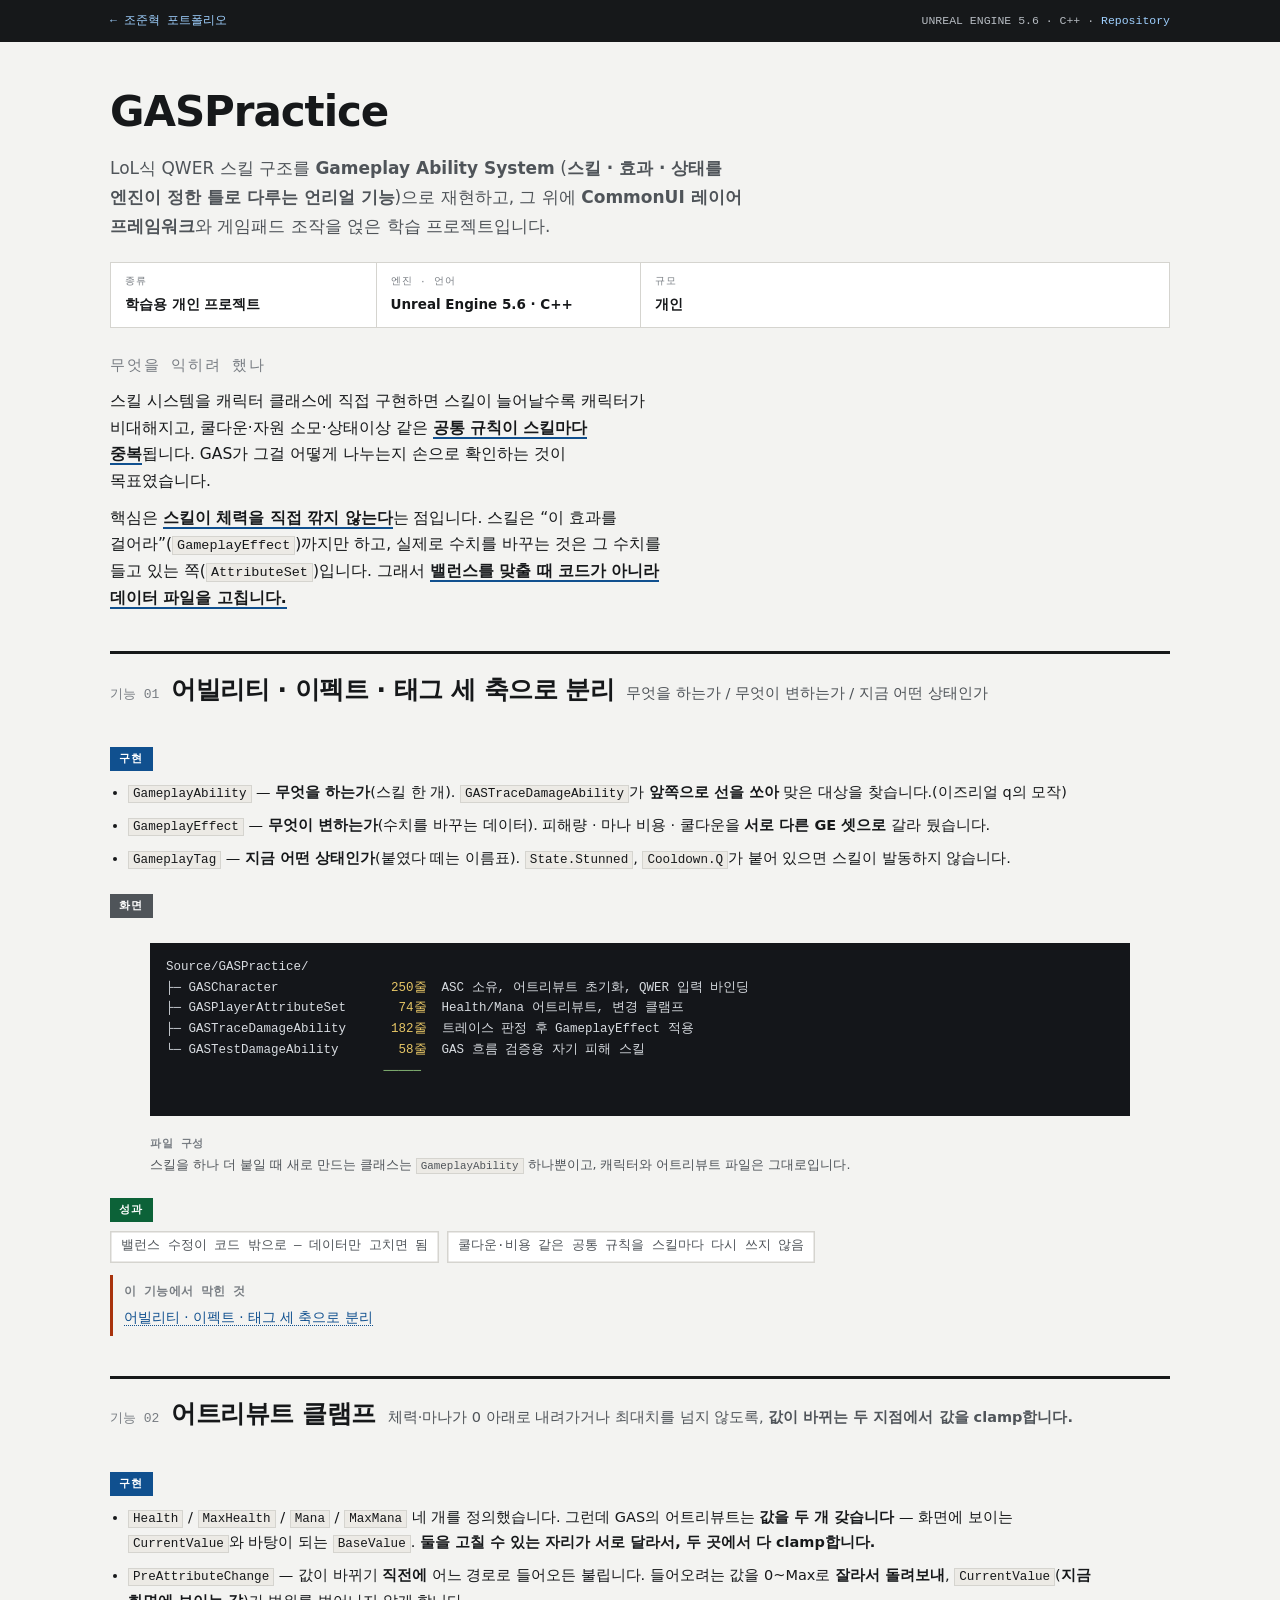
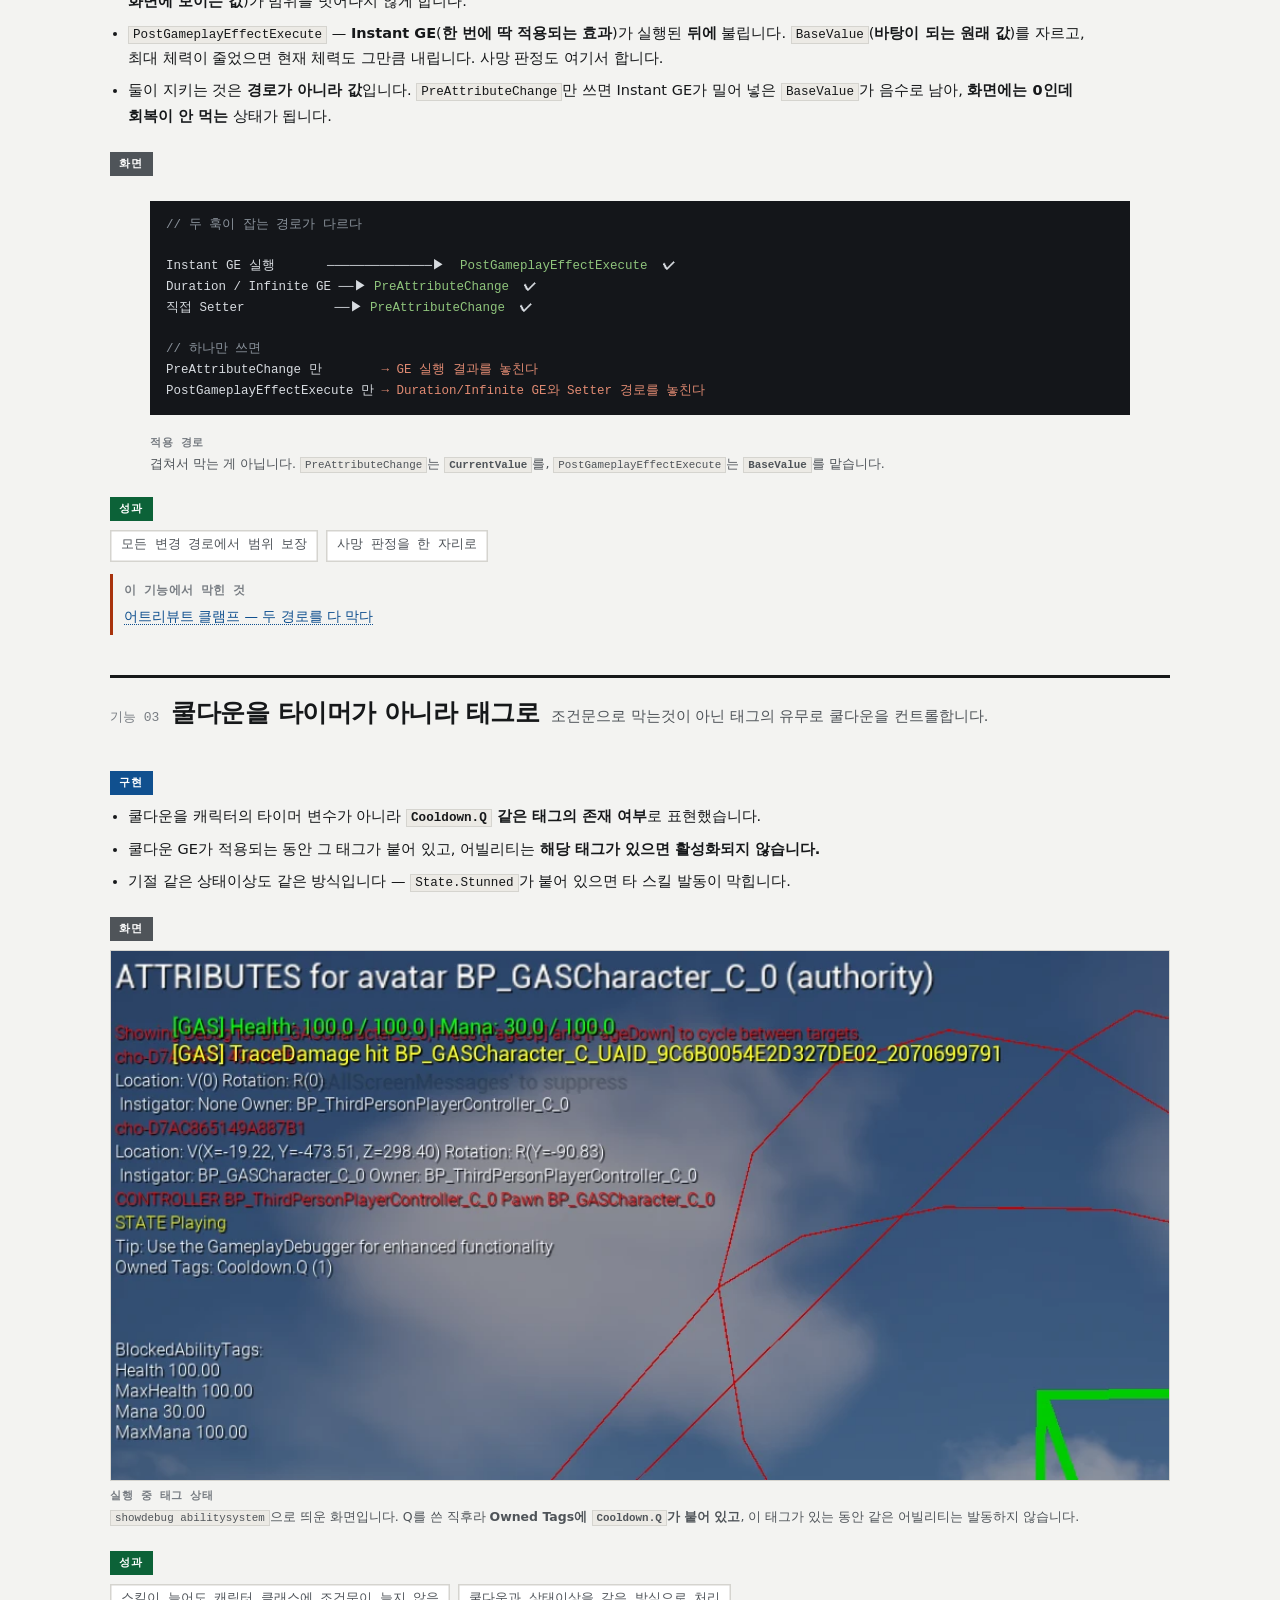
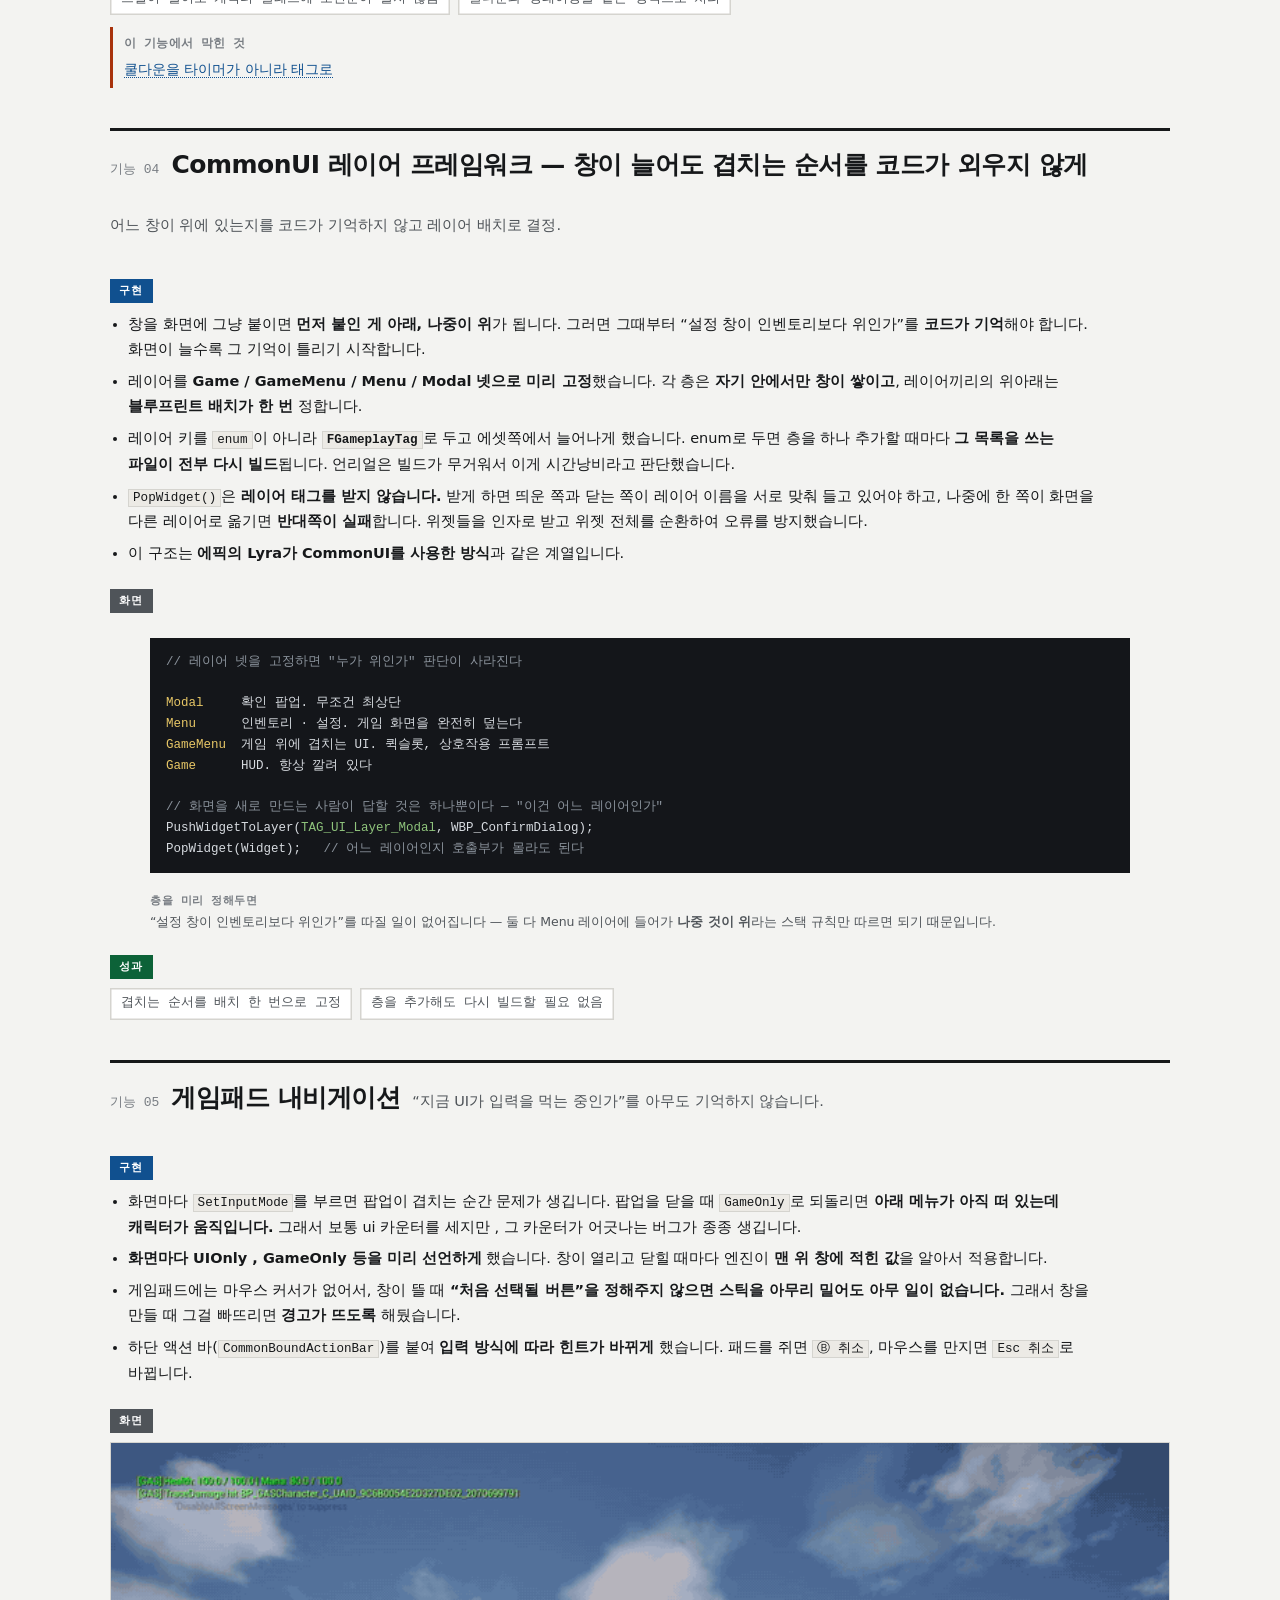
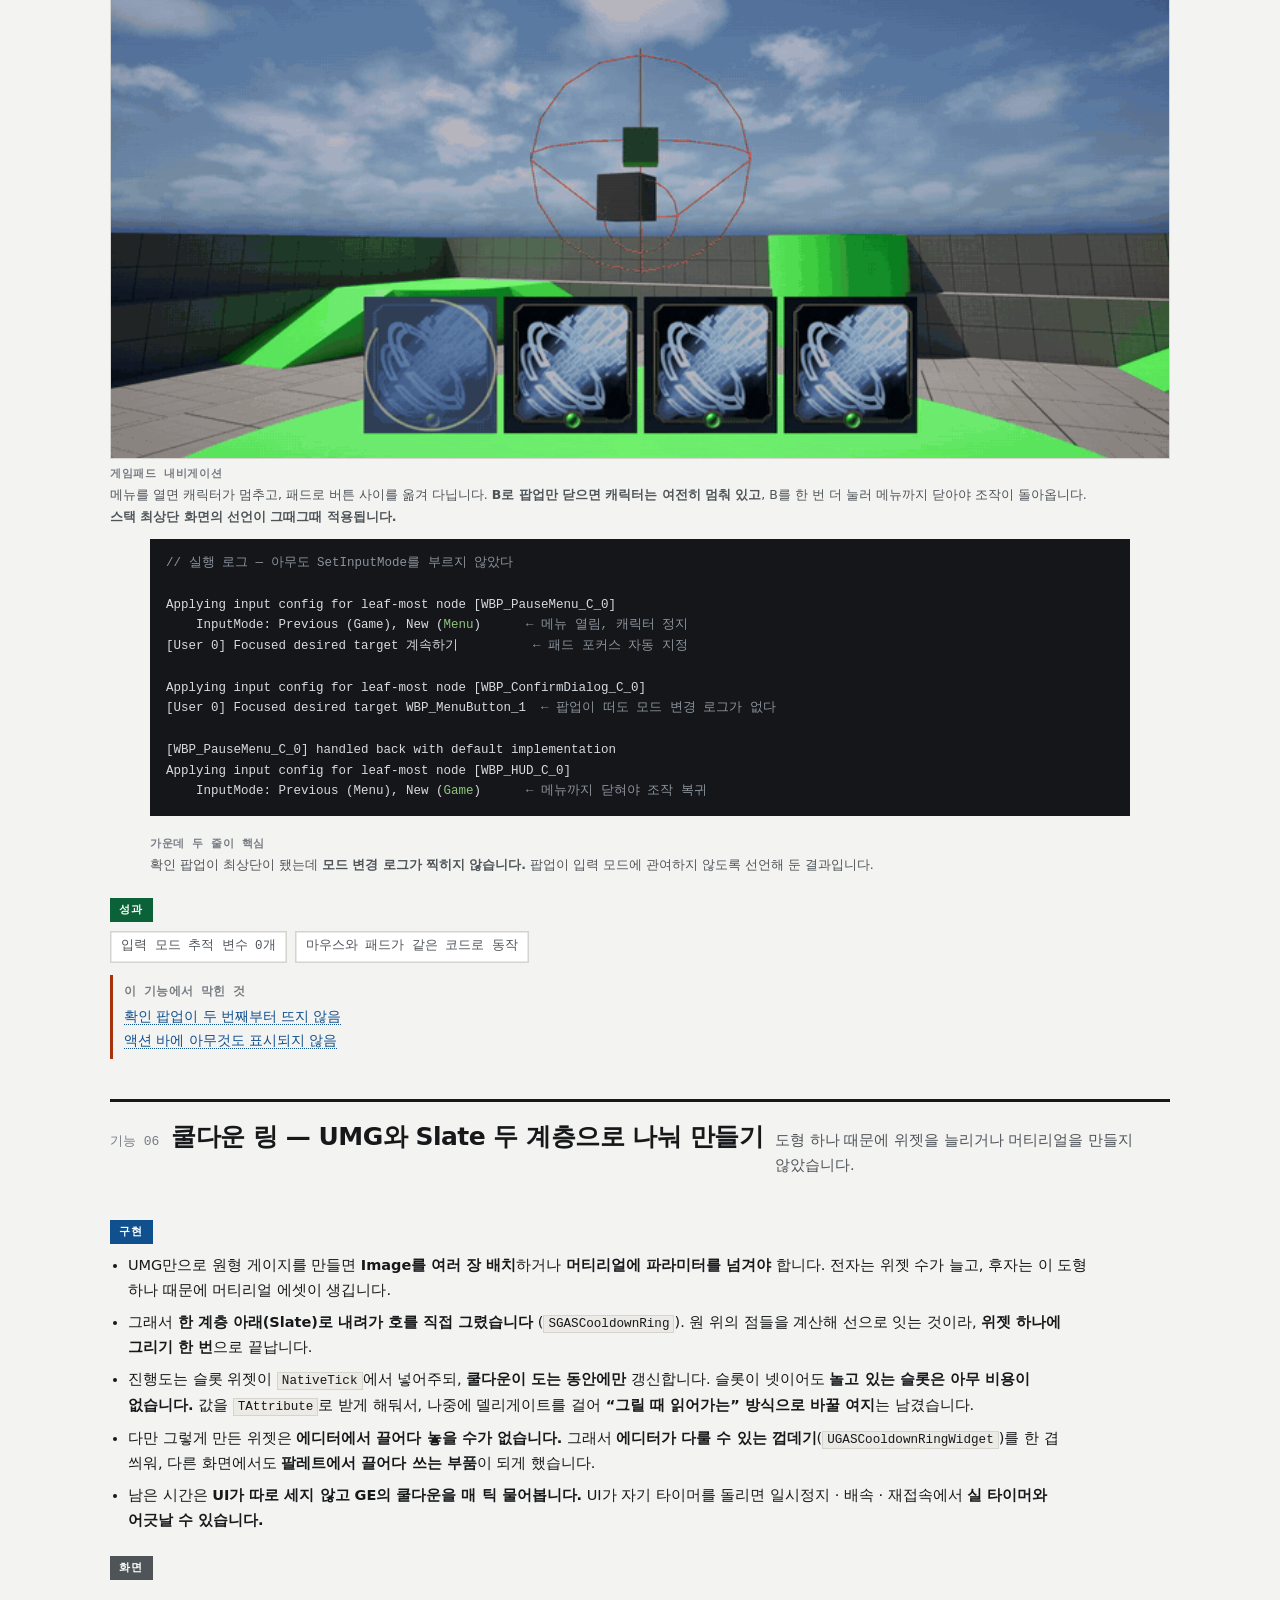
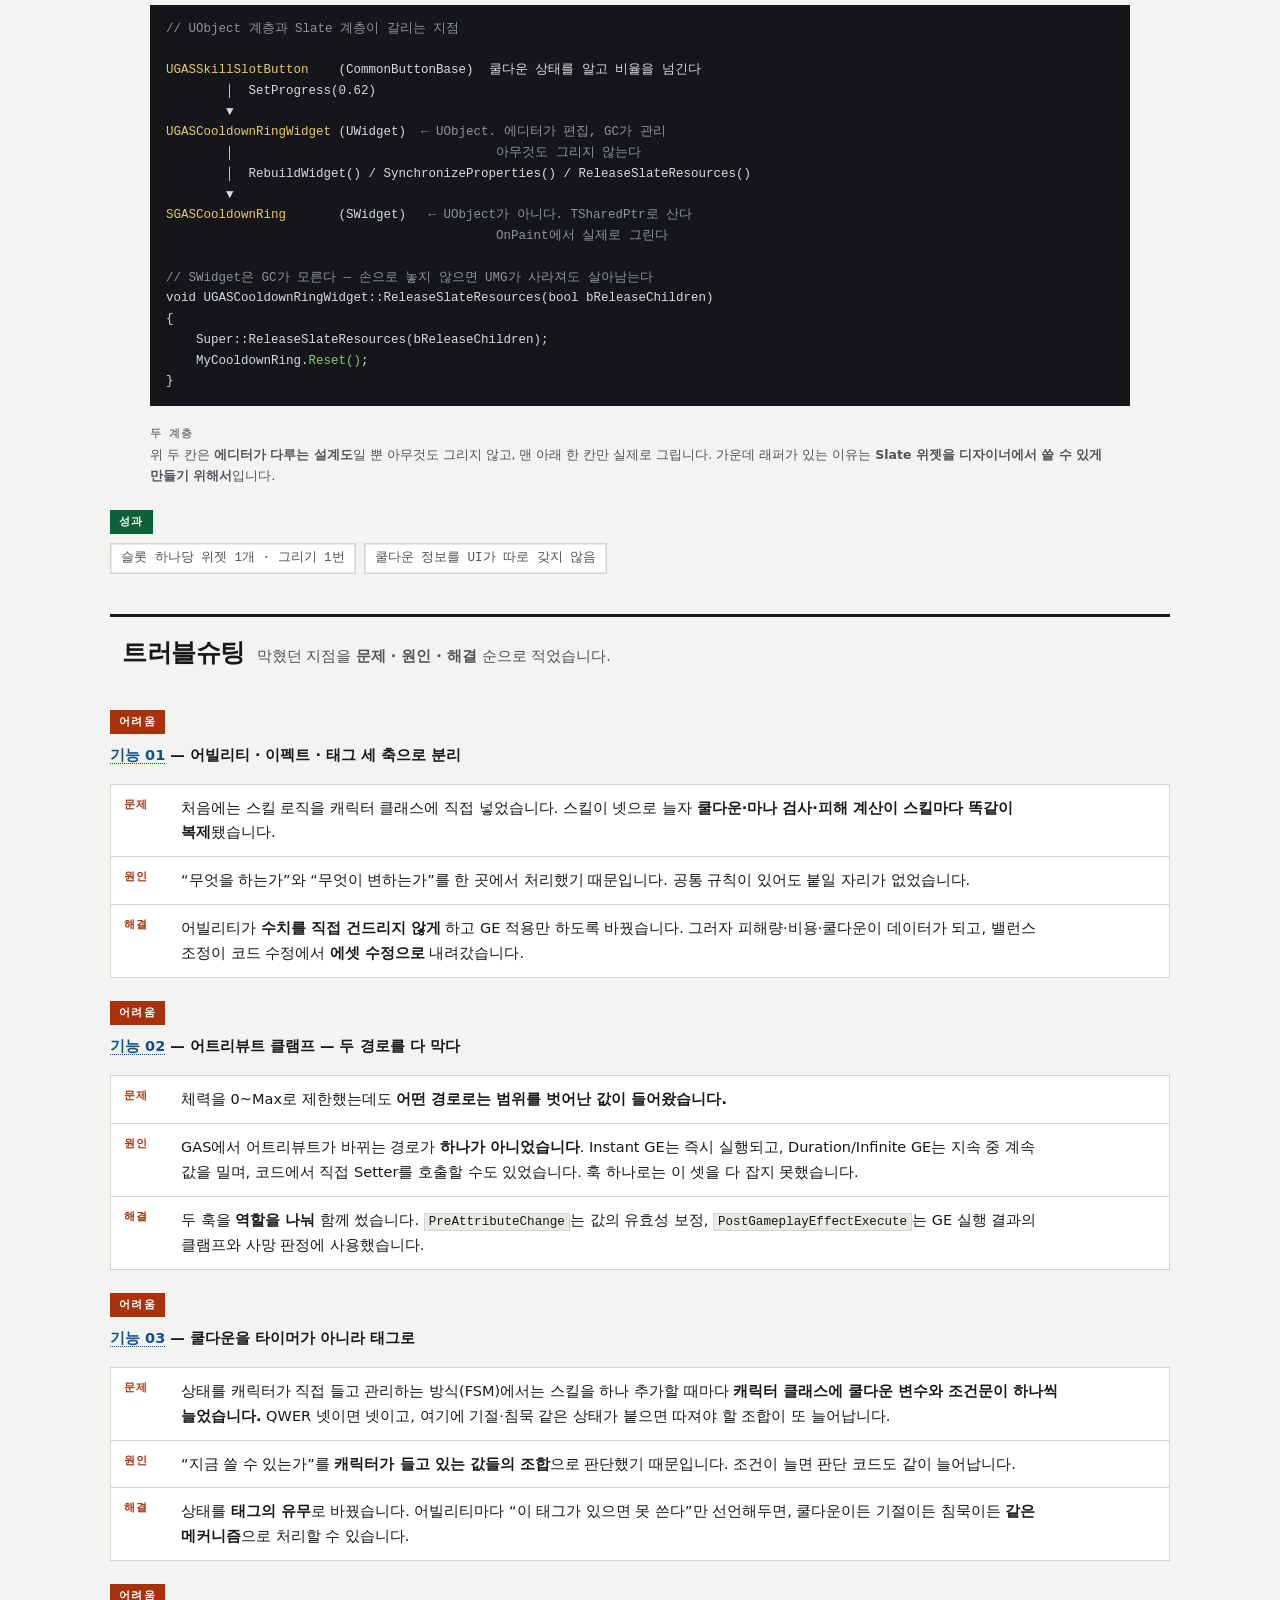
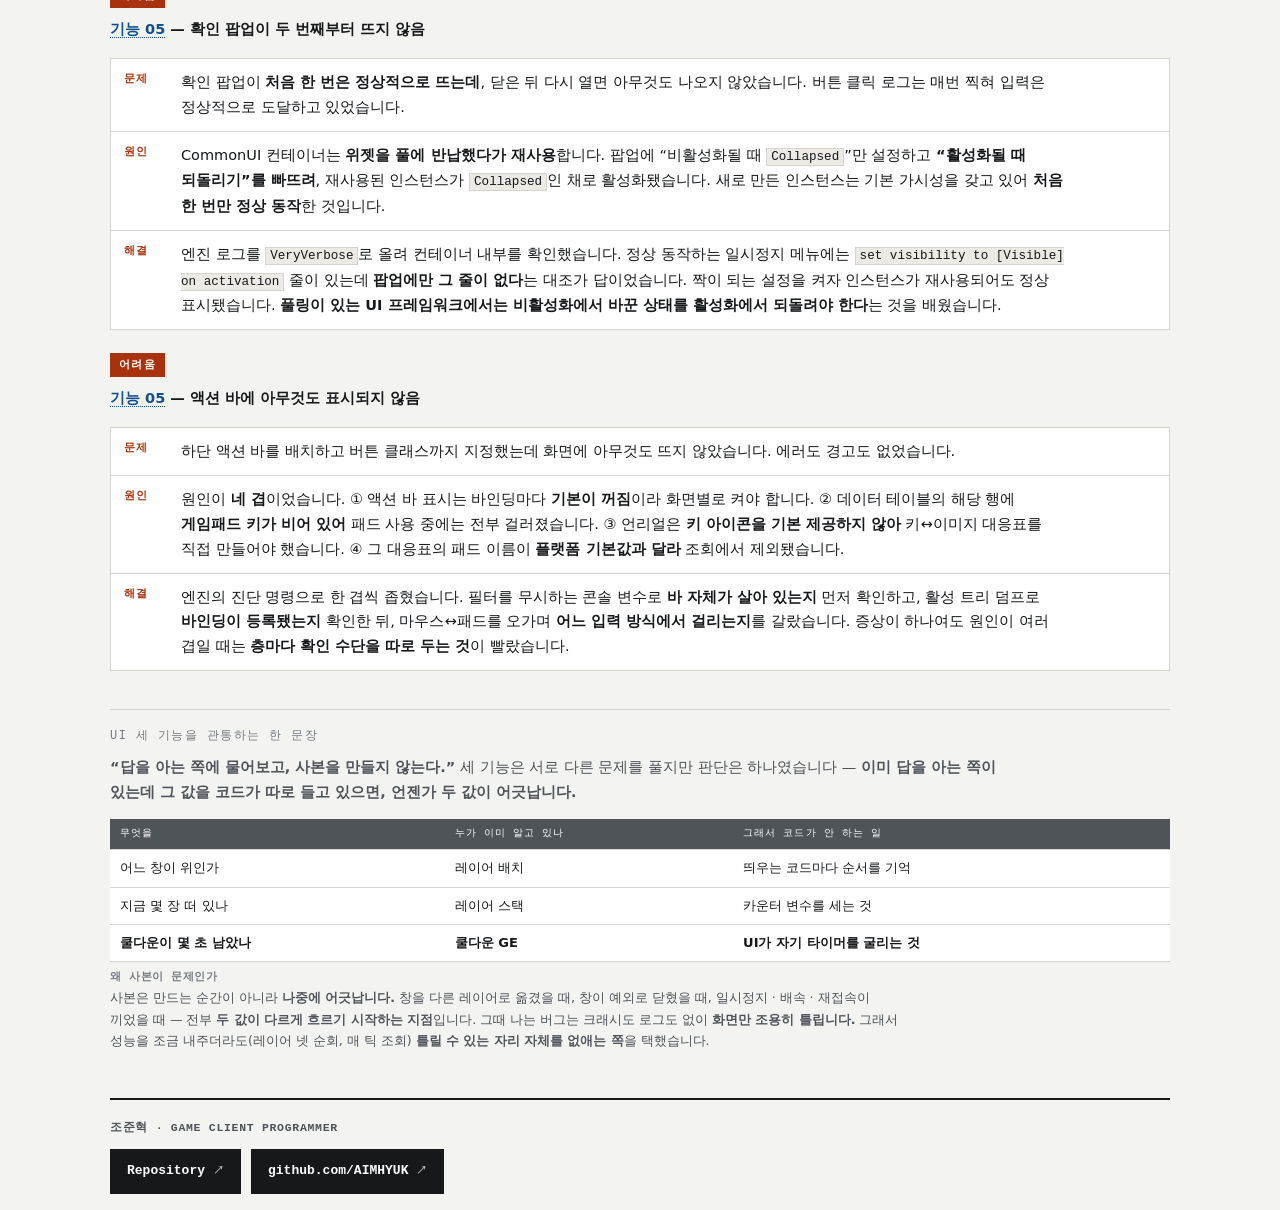
<file: projects/gas.html>
<!doctype html>
<html lang="ko"><head>
<meta charset="utf-8">
<meta name="viewport" content="width=device-width, initial-scale=1">
<title>GASPractice — 조준혁 포트폴리오</title>
<link rel="stylesheet" href="../assets/portfolio.css">
</head>
<body>

<a class="skip" href="#main">본문으로</a>

<div class="top">
  <div class="wrap top-in">
    <a href="../index.html">← 조준혁 포트폴리오</a>
    <span class="r">UNREAL ENGINE 5.6 · C++ ·
      <a href="https://github.com/AIMHYUK/GASPractice" target="_blank" rel="noreferrer">Repository</a></span>
  </div>
</div>

<main class="wrap" id="main">

  <header class="ph">
    <h1>GASPractice</h1>
    <p class="sub">LoL식 QWER 스킬 구조를 <b>Gameplay Ability System</b>
    (<b>스킬 · 효과 · 상태를 엔진이 정한 틀로 다루는 언리얼 기능</b>)으로 재현하고,
    그 위에 <b>CommonUI 레이어 프레임워크</b>와 게임패드 조작을 얹은 학습 프로젝트입니다.</p>

    <dl class="facts">
      <div><dt>종류</dt><dd>학습용 개인 프로젝트</dd></div>
      <div><dt>엔진 · 언어</dt><dd>Unreal Engine 5.6 · C++</dd></div>
      <div><dt>규모</dt><dd>개인</dd></div>
    </dl>

    <div class="about">
      <div>
        <h2>무엇을 익히려 했나</h2>
        <p>스킬 시스템을 캐릭터 클래스에 직접 구현하면 스킬이 늘어날수록 캐릭터가 비대해지고,
        쿨다운·자원 소모·상태이상 같은 <b>공통 규칙이 스킬마다 중복</b>됩니다.
        GAS가 그걸 어떻게 나누는지 손으로 확인하는 것이 목표였습니다.</p>
        <p>핵심은 <b>스킬이 체력을 직접 깎지 않는다</b>는 점입니다.
        스킬은 &ldquo;이 효과를 걸어라&rdquo;(<code>GameplayEffect</code>)까지만 하고,
        실제로 수치를 바꾸는 것은 그 수치를 들고 있는 쪽(<code>AttributeSet</code>)입니다.
        그래서 <b>밸런스를 맞출 때 코드가 아니라 데이터 파일을 고칩니다.</b></p>
      </div>
    </div>
  </header>

  <!-- ══════ 기능 01 ══════ -->
  <section class="feat" id="f1">
    <div class="feat-h">
      <span class="no">기능 01</span>
      <h2>어빌리티 · 이펙트 · 태그 세 축으로 분리</h2>
      <p class="one">무엇을 하는가 / 무엇이 변하는가 / 지금 어떤 상태인가</p>
    </div>

    <div class="part p-impl">
      <h3>구현</h3>
      <ul>
        <li><code>GameplayAbility</code> — <b>무엇을 하는가</b>(스킬 한 개).
        <code>GASTraceDamageAbility</code>가 <b>앞쪽으로 선을 쏘아</b> 맞은 대상을 찾습니다.(이즈리얼 q의 모작)</li>
        <li><code>GameplayEffect</code> — <b>무엇이 변하는가</b>(수치를 바꾸는 데이터).
        피해량 · 마나 비용 · 쿨다운을 <b>서로 다른 GE 셋으로</b> 갈라 뒀습니다.</li>
        <li><code>GameplayTag</code> — <b>지금 어떤 상태인가</b>(붙였다 떼는 이름표).
        <code>State.Stunned</code>, <code>Cooldown.Q</code>가 붙어 있으면 스킬이 발동하지 않습니다.</li>
      </ul>
    </div>

    <div class="part p-shot">
      <h3>화면</h3>
      <figure>
        <pre class="logbox">Source/GASPractice/
├─ GASCharacter               <span class="hi">250줄</span>  ASC 소유, 어트리뷰트 초기화, QWER 입력 바인딩
├─ GASPlayerAttributeSet       <span class="hi">74줄</span>  Health/Mana 어트리뷰트, 변경 클램프
├─ GASTraceDamageAbility      <span class="hi">182줄</span>  트레이스 판정 후 GameplayEffect 적용
└─ GASTestDamageAbility        <span class="hi">58줄</span>  GAS 흐름 검증용 자기 피해 스킬
                             <span class="ok">─────</span>
                             </pre>
        <p class="logcap"><b>파일 구성</b>스킬을 하나 더 붙일 때 새로 만드는 클래스는 
        <code>GameplayAbility</code> 하나뿐이고, 캐릭터와 어트리뷰트 파일은 그대로입니다.</p>
      </figure>
    </div>

    <div class="part p-result">
      <h3>성과</h3>
      <div class="res">
        <span class="n">밸런스 수정이 코드 밖으로 — 데이터만 고치면 됨</span>
        <span class="n">쿨다운·비용 같은 공통 규칙을 스킬마다 다시 쓰지 않음</span>
      </div>
    </div>
      <div class="tnote">
      <b>이 기능에서 막힌 것</b>
      <a href="#t1">어빌리티 · 이펙트 · 태그 세 축으로 분리</a>
    </div>

  </section>

  <!-- ══════ 기능 02 ══════ -->
  <section class="feat" id="f2">
    <div class="feat-h">
      <span class="no">기능 02</span>
      <h2>어트리뷰트 클램프 </h2>
      <p class="one">체력·마나가 0 아래로 내려가거나 최대치를 넘지 않도록,
      <b>값이 바뀌는 두 지점에서 값을 clamp합니다.</b></p>
    </div>

    <div class="part p-impl">
      <h3>구현</h3>
      <ul>
        <li><code>Health</code> / <code>MaxHealth</code> / <code>Mana</code> / <code>MaxMana</code>
        네 개를 정의했습니다. 그런데 GAS의 어트리뷰트는 <b>값을 두 개 갖습니다</b> —
        화면에 보이는 <code>CurrentValue</code>와 바탕이 되는 <code>BaseValue</code>.
        <b>둘을 고칠 수 있는 자리가 서로 달라서, 두 곳에서 다 clamp합니다.</b></li>
        <li><code>PreAttributeChange</code> — 값이 바뀌기 <b>직전에</b> 어느 경로로 들어오든 불립니다.
        들어오려는 값을 0~Max로 <b>잘라서 돌려보내</b>,
        <code>CurrentValue</code>(<b>지금 화면에 보이는 값</b>)가 범위를 벗어나지 않게 합니다.</li>
        <li><code>PostGameplayEffectExecute</code> — <b>Instant GE</b>(<b>한 번에 딱 적용되는 효과</b>)가
        실행된 <b>뒤에</b> 불립니다. <code>BaseValue</code>(<b>바탕이 되는 원래 값</b>)를 자르고,
        최대 체력이 줄었으면 현재 체력도 그만큼 내립니다. 사망 판정도 여기서 합니다.</li>
        <li>둘이 지키는 것은 <b>경로가 아니라 값</b>입니다.
        <code>PreAttributeChange</code>만 쓰면 Instant GE가 밀어 넣은 <code>BaseValue</code>가 음수로 남아,
        <b>화면에는 0인데 회복이 안 먹는</b> 상태가 됩니다.</li>
      </ul>
    </div>

    <div class="part p-shot">
      <h3>화면</h3>
      <figure>
        <pre class="logbox"><span class="c">// 두 훅이 잡는 경로가 다르다</span>

Instant GE 실행       ──────────────▶  <span class="ok">PostGameplayEffectExecute</span>  ✔
Duration / Infinite GE ──▶ <span class="ok">PreAttributeChange</span>  ✔
직접 Setter            ──▶ <span class="ok">PreAttributeChange</span>  ✔

<span class="c">// 하나만 쓰면</span>
PreAttributeChange 만        <span class="bad">→ GE 실행 결과를 놓친다</span>
PostGameplayEffectExecute 만 <span class="bad">→ Duration/Infinite GE와 Setter 경로를 놓친다</span></pre>
        <p class="logcap"><b>적용 경로</b>겹쳐서 막는 게 아닙니다.
        <code>PreAttributeChange</code>는 <strong><code>CurrentValue</code></strong>를,
        <code>PostGameplayEffectExecute</code>는 <strong><code>BaseValue</code></strong>를 맡습니다.</p>
      </figure>
    </div>

    <div class="part p-result">
      <h3>성과</h3>
      <div class="res">
        <span class="n">모든 변경 경로에서 범위 보장</span>
        <span class="n">사망 판정을 한 자리로</span>
      </div>
    </div>
      <div class="tnote">
      <b>이 기능에서 막힌 것</b>
      <a href="#t2">어트리뷰트 클램프 — 두 경로를 다 막다</a>
    </div>

  </section>

  <!-- ══════ 기능 03 ══════ -->
  <section class="feat" id="f3">
    <div class="feat-h">
      <span class="no">기능 03</span>
      <h2>쿨다운을 타이머가 아니라 태그로</h2>
      <p class="one">조건문으로 막는것이 아닌 태그의 유무로 쿨다운을 컨트롤합니다. </p>
    </div>

    <div class="part p-impl">
      <h3>구현</h3>
      <ul>
        <li>쿨다운을 캐릭터의 타이머 변수가 아니라
        <b><code>Cooldown.Q</code> 같은 태그의 존재 여부</b>로 표현했습니다.</li>
        <li>쿨다운 GE가 적용되는 동안 그 태그가 붙어 있고,
        어빌리티는 <b>해당 태그가 있으면 활성화되지 않습니다.</b></li>
        <li>기절 같은 상태이상도 같은 방식입니다 — <code>State.Stunned</code>가 붙어 있으면 타 스킬 발동이 막힙니다.</li>
      </ul>
    </div>

    <div class="part p-shot">
      <h3>화면</h3>
      <div class="shots">
        <figure>
          <img src="../assets/images/gas/showdebug-tags.webp" alt="언리얼 showdebug abilitysystem 오버레이. 어트리뷰트 Health 100, MaxHealth 100, Mana 30, MaxMana 100이 나열되고 Owned Tags에 Cooldown.Q가 하나 표시돼 있으며 TraceDamage 적중 로그가 함께 보인다">
          <figcaption><b>실행 중 태그 상태</b><code>showdebug abilitysystem</code>으로 띄운 화면입니다.
          Q를 쓴 직후라 <strong>Owned Tags에 <code>Cooldown.Q</code>가 붙어 있고</strong>, 이 태그가 있는 동안 같은 어빌리티는 발동하지 않습니다.
        </figcaption>
        </figure>
      </div>
    </div>

    <div class="part p-result">
      <h3>성과</h3>
      <div class="res">
        <span class="n">스킬이 늘어도 캐릭터 클래스에 조건문이 늘지 않음</span>
        <span class="n">쿨다운과 상태이상을 같은 방식으로 처리</span>
      </div>
    </div>
      <div class="tnote">
      <b>이 기능에서 막힌 것</b>
      <a href="#t3">쿨다운을 타이머가 아니라 태그로</a>
    </div>

  </section>

  <!-- ══════ 기능 04 ══════ -->
  <section class="feat" id="f4">
    <div class="feat-h">
      <span class="no">기능 04</span>
      <h2>CommonUI 레이어 프레임워크 — 창이 늘어도 겹치는 순서를 코드가 외우지 않게</h2>
      <p class="one">어느 창이 위에 있는지를 코드가 기억하지 않고 레이어 배치로 결정.</p>
    </div>

    <div class="part p-impl">
      <h3>구현</h3>
      <ul>
        <li>창을 화면에 그냥 붙이면 <b>먼저 붙인 게 아래, 나중이 위</b>가 됩니다. 그러면
        그때부터 &ldquo;설정 창이 인벤토리보다 위인가&rdquo;를 <b>코드가 기억</b>해야 합니다.
        화면이 늘수록 그 기억이 틀리기 시작합니다.</li>
        <li>레이어를 <b>Game / GameMenu / Menu / Modal 넷으로 미리 고정</b>했습니다.
        각 층은 <b>자기 안에서만 창이 쌓이고</b>,
        레이어끼리의 위아래는 <b>블루프린트 배치가 한 번</b> 정합니다.</li>
        <li>레이어 키를 <code>enum</code>이 아니라 <b><code>FGameplayTag</code></b>로 두고 에셋쪽에서 늘어나게 했습니다.
        enum로 두면 층을 하나 추가할 때마다 <b>그 목록을 쓰는 파일이 전부 다시 빌드</b>됩니다. 언리얼은 빌드가 무거워서 이게 시간낭비라고 판단했습니다.</li>
        <li><code>PopWidget()</code>은 <b>레이어 태그를 받지 않습니다.</b>
        받게 하면 띄운 쪽과 닫는 쪽이 레이어 이름을 서로 맞춰 들고 있어야 하고,
        나중에 한 쪽이 화면을 다른 레이어로 옮기면 <b>반대쪽이 실패</b>합니다. 위젯들을 인자로 받고 위젯 전체를 순환하여 오류를 방지했습니다. </li>
      
        <li>이 구조는 <b>에픽의 Lyra가 CommonUI를 사용한 방식</b>과 같은 계열입니다.</li></ul>
    </div>

    <div class="part p-shot">
      <h3>화면</h3>
      <figure>
        <pre class="logbox"><span class="c">// 레이어 넷을 고정하면 "누가 위인가" 판단이 사라진다</span>

<span class="hi">Modal</span>     확인 팝업. 무조건 최상단
<span class="hi">Menu</span>      인벤토리 · 설정. 게임 화면을 완전히 덮는다
<span class="hi">GameMenu</span>  게임 위에 겹치는 UI. 퀵슬롯, 상호작용 프롬프트
<span class="hi">Game</span>      HUD. 항상 깔려 있다

<span class="c">// 화면을 새로 만드는 사람이 답할 것은 하나뿐이다 — "이건 어느 레이어인가"</span>
PushWidgetToLayer(<span class="ok">TAG_UI_Layer_Modal</span>, WBP_ConfirmDialog);
PopWidget(Widget);   <span class="c">// 어느 레이어인지 호출부가 몰라도 된다</span></pre>
        <p class="logcap"><b>층을 미리 정해두면</b>&ldquo;설정 창이 인벤토리보다 위인가&rdquo;를 따질 일이 없어집니다 —
        둘 다 Menu 레이어에 들어가 <strong>나중 것이 위</strong>라는 스택 규칙만 따르면 되기 때문입니다.</p>
      </figure>
    </div>

    <div class="part p-result">
      <h3>성과</h3>
      <div class="res">
        <span class="n">겹치는 순서를 배치 한 번으로 고정</span>
        <span class="n">층을 추가해도 다시 빌드할 필요 없음</span>
      </div>
    </div>
  </section>

  <!-- ══════ 기능 05 ══════ -->
  <section class="feat" id="f5">
    <div class="feat-h">
      <span class="no">기능 05</span>
      <h2>게임패드 내비게이션</h2>
      <p class="one">&ldquo;지금 UI가 입력을 먹는 중인가&rdquo;를 아무도 기억하지 않습니다.</p>
    </div>

    <div class="part p-impl">
      <h3>구현</h3>
      <ul>
        <li>화면마다 <code>SetInputMode</code>를 부르면 팝업이 겹치는 순간 문제가 생깁니다.
        팝업을 닫을 때 <code>GameOnly</code>로 되돌리면 <b>아래 메뉴가 아직 떠 있는데 캐릭터가 움직입니다.</b>
        그래서 보통 ui 카운터를 세지만 , 그 카운터가 어긋나는 버그가 종종 생깁니다.</li>
        <li><b>화면마다 UIOnly , GameOnly 등을 미리 선언하게</b> 했습니다.
        창이 열리고 닫힐 때마다 엔진이 <b>맨 위 창에 적힌 값</b>을 알아서 적용합니다.</li>
        <li>게임패드에는 마우스 커서가 없어서, 창이 뜰 때 <b>&ldquo;처음 선택될 버튼&rdquo;을 정해주지 않으면
        스틱을 아무리 밀어도 아무 일이 없습니다.</b>
        그래서 창을 만들 때 그걸 빠뜨리면 <b>경고가 뜨도록</b> 해뒀습니다.</li>
        <li>하단 액션 바(<code>CommonBoundActionBar</code>)를 붙여 <b>입력 방식에 따라 힌트가 바뀌게</b> 했습니다.
        패드를 쥐면 <code>Ⓑ 취소</code>, 마우스를 만지면 <code>Esc 취소</code>로 바뀝니다.</li>
      </ul>
    </div>

    <div class="part p-shot">
      <h3>화면</h3>
      <div class="shots">
        <figure>
          <img src="../assets/gifs/gas/commonui-nav.gif" alt="게임패드로 일시정지 메뉴를 열고 버튼 사이를 이동한 뒤 확인 팝업을 띄우고 B 버튼으로 팝업과 메뉴를 차례로 닫는 장면. 하단에 취소 액션 힌트가 표시된다">
          <figcaption><b>게임패드 내비게이션</b>메뉴를 열면 캐릭터가 멈추고, 패드로 버튼 사이를 옮겨 다닙니다.
          <strong>B로 팝업만 닫으면 캐릭터는 여전히 멈춰 있고</strong>, B를 한 번 더 눌러 메뉴까지 닫아야 조작이 돌아옵니다.
          <br><strong> 스택 최상단 화면의 선언이 그때그때 적용됩니다.</strong></figcaption>
        </figure>
      </div>
      <figure style="margin-top:12px">
        <pre class="logbox"><span class="c">// 실행 로그 — 아무도 SetInputMode를 부르지 않았다</span>

Applying input config for leaf-most node [WBP_PauseMenu_C_0]
    InputMode: Previous (Game), New (<span class="ok">Menu</span>)      <span class="c">← 메뉴 열림, 캐릭터 정지</span>
[User 0] Focused desired target 계속하기          <span class="c">← 패드 포커스 자동 지정</span>

Applying input config for leaf-most node [WBP_ConfirmDialog_C_0]
[User 0] Focused desired target WBP_MenuButton_1  <span class="c">← 팝업이 떠도 모드 변경 로그가 없다</span>

[WBP_PauseMenu_C_0] handled back with default implementation
Applying input config for leaf-most node [WBP_HUD_C_0]
    InputMode: Previous (Menu), New (<span class="ok">Game</span>)      <span class="c">← 메뉴까지 닫혀야 조작 복귀</span></pre>
        <p class="logcap"><b>가운데 두 줄이 핵심</b>확인 팝업이 최상단이 됐는데 <strong>모드 변경 로그가 찍히지 않습니다.</strong>
        팝업이 입력 모드에 관여하지 않도록 선언해 둔 결과입니다.</p>
      </figure>
    </div>

    <div class="part p-result">
      <h3>성과</h3>
      <div class="res">
        <span class="n">입력 모드 추적 변수 0개</span>
        <span class="n">마우스와 패드가 같은 코드로 동작</span>
      </div>
    </div>
      <div class="tnote">
      <b>이 기능에서 막힌 것</b>
      <a href="#t4">확인 팝업이 두 번째부터 뜨지 않음</a><br>
      <a href="#t5">액션 바에 아무것도 표시되지 않음</a>
    </div>

  </section>

  <!-- ══════ 기능 06 ══════ -->
  <section class="feat" id="f6">
    <div class="feat-h">
      <span class="no">기능 06</span>
      <h2>쿨다운 링 — UMG와 Slate 두 계층으로 나눠 만들기</h2>
      <p class="one">도형 하나 때문에 위젯을 늘리거나 머티리얼을 만들지 않았습니다.</p>
    </div>

    <div class="part p-impl">
      <h3>구현</h3>
      <ul>
        <li>UMG만으로 원형 게이지를 만들면 <b>Image를 여러 장 배치</b>하거나
        <b>머티리얼에 파라미터를 넘겨야</b> 합니다. 전자는 위젯 수가 늘고,
        후자는 이 도형 하나 때문에 머티리얼 에셋이 생깁니다.</li>
        <li>그래서 <b>한 계층 아래(Slate)로 내려가 호를 직접 그렸습니다</b> (<code>SGASCooldownRing</code>).
        원 위의 점들을 계산해 선으로 잇는 것이라, <b>위젯 하나에 그리기 한 번</b>으로 끝납니다.</li>
        <li>진행도는 슬롯 위젯이 <code>NativeTick</code>에서 넣어주되,
        <b>쿨다운이 도는 동안에만</b> 갱신합니다. 슬롯이 넷이어도 <b>놀고 있는 슬롯은 아무 비용이 없습니다.</b>
        값을 <code>TAttribute</code>로 받게 해둬서, 나중에 델리게이트를 걸어
        <b>&ldquo;그릴 때 읽어가는&rdquo; 방식으로 바꿀 여지</b>는 남겼습니다.</li>
        <li>다만 그렇게 만든 위젯은 <b>에디터에서 끌어다 놓을 수가 없습니다.</b>
        그래서 <b>에디터가 다룰 수 있는 껍데기</b>(<code>UGASCooldownRingWidget</code>)를 한 겹 씌워, 다른 화면에서도
        <b>팔레트에서 끌어다 쓰는 부품</b>이 되게 했습니다.</li>
        <li>남은 시간은 <b>UI가 따로 세지 않고 GE의 쿨다운을 매 틱 물어봅니다.</b>
        UI가 자기 타이머를 돌리면 일시정지 · 배속 · 재접속에서 <b>실 타이머와 어긋날 수 있습니다.</b></li>
      </ul>
    </div>

    <div class="part p-shot">
      <h3>화면</h3>
      <figure>
        <pre class="logbox"><span class="c">// UObject 계층과 Slate 계층이 갈리는 지점</span>

<span class="hi">UGASSkillSlotButton</span>    (CommonButtonBase)  쿨다운 상태를 알고 비율을 넘긴다
        │  SetProgress(0.62)
        ▼
<span class="hi">UGASCooldownRingWidget</span> (UWidget)  <span class="c">← UObject. 에디터가 편집, GC가 관리</span>
        │                                <span class="c">   아무것도 그리지 않는다</span>
        │  RebuildWidget() / SynchronizeProperties() / ReleaseSlateResources()
        ▼
<span class="hi">SGASCooldownRing</span>       (SWidget)   <span class="c">← UObject가 아니다. TSharedPtr로 산다</span>
                                         <span class="c">   OnPaint에서 실제로 그린다</span>

<span class="c">// SWidget은 GC가 모른다 — 손으로 놓지 않으면 UMG가 사라져도 살아남는다</span>
void UGASCooldownRingWidget::ReleaseSlateResources(bool bReleaseChildren)
{
    Super::ReleaseSlateResources(bReleaseChildren);
    MyCooldownRing.<span class="ok">Reset()</span>;
}</pre>
        <p class="logcap"><b>두 계층</b>위 두 칸은 <strong>에디터가 다루는 설계도</strong>일 뿐 아무것도 그리지 않고,
        맨 아래 한 칸만 실제로 그립니다. 가운데 래퍼가 있는 이유는
        <strong>Slate 위젯을 디자이너에서 쓸 수 있게 만들기 위해서</strong>입니다.</p>
      </figure>
    </div>

    <div class="part p-result">
      <h3>성과</h3>
      <div class="res">
        <span class="n">슬롯 하나당 위젯 1개 · 그리기 1번</span>
        <span class="n">쿨다운 정보를 UI가 따로 갖지 않음</span>
      </div>
    </div>
  </section>

  <!-- ══════ 트러블슈팅 ══════ -->
  <section class="feat" id="trouble">
    <div class="feat-h">
      <span class="no"></span>
      <h2>트러블슈팅</h2>
      <p class="one">막혔던 지점을 <b>문제 · 원인 · 해결</b> 순으로 적었습니다.</p>
    </div>

    <div class="part p-trouble" id="t1">
      <h3>어려움</h3>
      <p><b><a class="flink" href="#f1">기능 01</a> — 어빌리티 · 이펙트 · 태그 세 축으로 분리</b></p>
      <dl class="tbl">
        <div><dt>문제</dt><dd>처음에는 스킬 로직을 캐릭터 클래스에 직접 넣었습니다. 스킬이 넷으로 늘자 <b>쿨다운·마나 검사·피해 계산이 스킬마다 똑같이 복제</b>됐습니다.</dd></div>
        <div><dt>원인</dt><dd>&ldquo;무엇을 하는가&rdquo;와 &ldquo;무엇이 변하는가&rdquo;를 한 곳에서 처리했기 때문입니다. 공통 규칙이 있어도 붙일 자리가 없었습니다.</dd></div>
        <div><dt>해결</dt><dd>어빌리티가 <b>수치를 직접 건드리지 않게</b> 하고 GE 적용만 하도록 바꿨습니다. 그러자 피해량·비용·쿨다운이 데이터가 되고, 밸런스 조정이 코드 수정에서 <b>에셋 수정으로</b> 내려갔습니다.</dd></div>
      </dl>
    </div>

    <div class="part p-trouble" id="t2">
      <h3>어려움</h3>
      <p><b><a class="flink" href="#f2">기능 02</a> — 어트리뷰트 클램프 — 두 경로를 다 막다</b></p>
      <dl class="tbl">
        <div><dt>문제</dt><dd>체력을 0~Max로 제한했는데도 <b>어떤 경로로는 범위를 벗어난 값이 들어왔습니다.</b> </dd></div>
        <div><dt>원인</dt><dd>GAS에서 어트리뷰트가 바뀌는 경로가 <b>하나가 아니었습니다</b>. Instant GE는 즉시 실행되고, Duration/Infinite GE는 지속 중 계속 값을 밀며, 코드에서 직접 Setter를 호출할 수도 있었습니다. 훅 하나로는 이 셋을 다 잡지 못했습니다.</dd></div>
        <div><dt>해결</dt><dd>두 훅을 <b>역할을 나눠</b> 함께 썼습니다. <code>PreAttributeChange</code>는 값의 유효성 보정, <code>PostGameplayEffectExecute</code>는 GE 실행 결과의 클램프와 사망 판정에 사용했습니다.</dd></div>
      </dl>
    </div>

    <div class="part p-trouble" id="t3">
      <h3>어려움</h3>
      <p><b><a class="flink" href="#f3">기능 03</a> — 쿨다운을 타이머가 아니라 태그로</b></p>
      <dl class="tbl">
        <div><dt>문제</dt><dd>상태를 캐릭터가 직접 들고 관리하는 방식(FSM)에서는 스킬을 하나 추가할 때마다 <b>캐릭터 클래스에 쿨다운 변수와 조건문이 하나씩 늘었습니다.</b> QWER 넷이면 넷이고, 여기에 기절·침묵 같은 상태가 붙으면 따져야 할 조합이 또 늘어납니다.</dd></div>
        <div><dt>원인</dt><dd>&ldquo;지금 쓸 수 있는가&rdquo;를 <b>캐릭터가 들고 있는 값들의 조합</b>으로 판단했기 때문입니다. 조건이 늘면 판단 코드도 같이 늘어납니다.</dd></div>
        <div><dt>해결</dt><dd>상태를 <b>태그의 유무</b>로 바꿨습니다. 어빌리티마다 &ldquo;이 태그가 있으면 못 쓴다&rdquo;만 선언해두면, 쿨다운이든 기절이든 침묵이든 <b>같은 메커니즘</b>으로 처리할 수 있습니다.</dd></div>
      </dl>
    </div>

    <div class="part p-trouble" id="t4">
      <h3>어려움</h3>
      <p><b><a class="flink" href="#f5">기능 05</a> — 확인 팝업이 두 번째부터 뜨지 않음</b></p>
      <dl class="tbl">
        <div><dt>문제</dt><dd>확인 팝업이 <b>처음 한 번은 정상적으로 뜨는데</b>, 닫은 뒤 다시 열면 아무것도 나오지 않았습니다. 버튼 클릭 로그는 매번 찍혀 입력은 정상적으로 도달하고 있었습니다.</dd></div>
        <div><dt>원인</dt><dd>CommonUI 컨테이너는 <b>위젯을 풀에 반납했다가 재사용</b>합니다. 팝업에 &ldquo;비활성화될 때 <code>Collapsed</code>&rdquo;만 설정하고 <b>&ldquo;활성화될 때 되돌리기&rdquo;를 빠뜨려</b>, 재사용된 인스턴스가 <code>Collapsed</code>인 채로 활성화됐습니다. 새로 만든 인스턴스는 기본 가시성을 갖고 있어 <b>처음 한 번만 정상 동작</b>한 것입니다.</dd></div>
        <div><dt>해결</dt><dd>엔진 로그를 <code>VeryVerbose</code>로 올려 컨테이너 내부를 확인했습니다. 정상 동작하는 일시정지 메뉴에는 <code>set visibility to [Visible] on activation</code> 줄이 있는데 <b>팝업에만 그 줄이 없다</b>는 대조가 답이었습니다. 짝이 되는 설정을 켜자 인스턴스가 재사용되어도 정상 표시됐습니다. <b>풀링이 있는 UI 프레임워크에서는 비활성화에서 바꾼 상태를 활성화에서 되돌려야 한다</b>는 것을 배웠습니다.</dd></div>
      </dl>
    </div>

    <div class="part p-trouble" id="t5">
      <h3>어려움</h3>
      <p><b><a class="flink" href="#f5">기능 05</a> — 액션 바에 아무것도 표시되지 않음</b></p>
      <dl class="tbl">
        <div><dt>문제</dt><dd>하단 액션 바를 배치하고 버튼 클래스까지 지정했는데 화면에 아무것도 뜨지 않았습니다. 에러도 경고도 없었습니다.</dd></div>
        <div><dt>원인</dt><dd>원인이 <b>네 겹</b>이었습니다. ① 액션 바 표시는 바인딩마다 <b>기본이 꺼짐</b>이라 화면별로 켜야 합니다. ② 데이터 테이블의 해당 행에 <b>게임패드 키가 비어 있어</b> 패드 사용 중에는 전부 걸러졌습니다. ③ 언리얼은 <b>키 아이콘을 기본 제공하지 않아</b> 키↔이미지 대응표를 직접 만들어야 했습니다. ④ 그 대응표의 패드 이름이 <b>플랫폼 기본값과 달라</b> 조회에서 제외됐습니다.</dd></div>
        <div><dt>해결</dt><dd>엔진의 진단 명령으로 한 겹씩 좁혔습니다. 필터를 무시하는 콘솔 변수로 <b>바 자체가 살아 있는지</b> 먼저 확인하고, 활성 트리 덤프로 <b>바인딩이 등록됐는지</b> 확인한 뒤, 마우스↔패드를 오가며 <b>어느 입력 방식에서 걸리는지</b>를 갈랐습니다. 증상이 하나여도 원인이 여러 겹일 때는 <b>층마다 확인 수단을 따로 두는 것</b>이 빨랐습니다.</dd></div>
      </dl>
    </div>
  </section>

  <div class="close">
    <h2>UI 세 기능을 관통하는 한 문장</h2>
    <p><b>&ldquo;답을 아는 쪽에 물어보고, 사본을 만들지 않는다.&rdquo;</b>
    세 기능은 서로 다른 문제를 풀지만 판단은 하나였습니다 —
    <b>이미 답을 아는 쪽이 있는데 그 값을 코드가 따로 들고 있으면, 언젠가 두 값이 어긋납니다.</b></p>

    <div class="tscroll" style="margin-top:14px">
      <table class="scope">
        <thead>
          <tr><th>무엇을</th><th>누가 이미 알고 있나</th><th>그래서 코드가 안 하는 일</th></tr>
        </thead>
        <tbody>
          <tr><td>어느 창이 위인가</td><td>레이어 배치</td><td>띄우는 코드마다 순서를 기억</td></tr>
          <tr><td>지금 몇 장 떠 있나</td><td>레이어 스택</td><td>카운터 변수를 세는 것</td></tr>
          <tr class="me"><td>쿨다운이 몇 초 남았나</td><td>쿨다운 GE</td><td>UI가 자기 타이머를 굴리는 것</td></tr>
        </tbody>
      </table>
    </div>
    <p class="logcap" style="font-size:12.5px"><b>왜 사본이 문제인가</b>사본은 만드는 순간이 아니라
    <strong>나중에 어긋납니다.</strong> 창을 다른 레이어로 옮겼을 때, 창이 예외로 닫혔을 때,
    일시정지 · 배속 · 재접속이 끼었을 때 — 전부 <strong>두 값이 다르게 흐르기 시작하는 지점</strong>입니다.
    그때 나는 버그는 크래시도 로그도 없이 <strong>화면만 조용히 틀립니다.</strong>
    그래서 성능을 조금 내주더라도(레이어 넷 순회, 매 틱 조회) <strong>틀릴 수 있는 자리 자체를 없애는 쪽</strong>을 택했습니다.</p>
  </div>

  <div class="foot">
    <span>조준혁 · GAME CLIENT PROGRAMMER</span>
    <a href="https://github.com/AIMHYUK/GASPractice" target="_blank" rel="noreferrer">Repository</a>
    <a href="https://github.com/AIMHYUK" target="_blank" rel="noreferrer">github.com/AIMHYUK</a>
  </div>

</main>







</body></html>
</file>
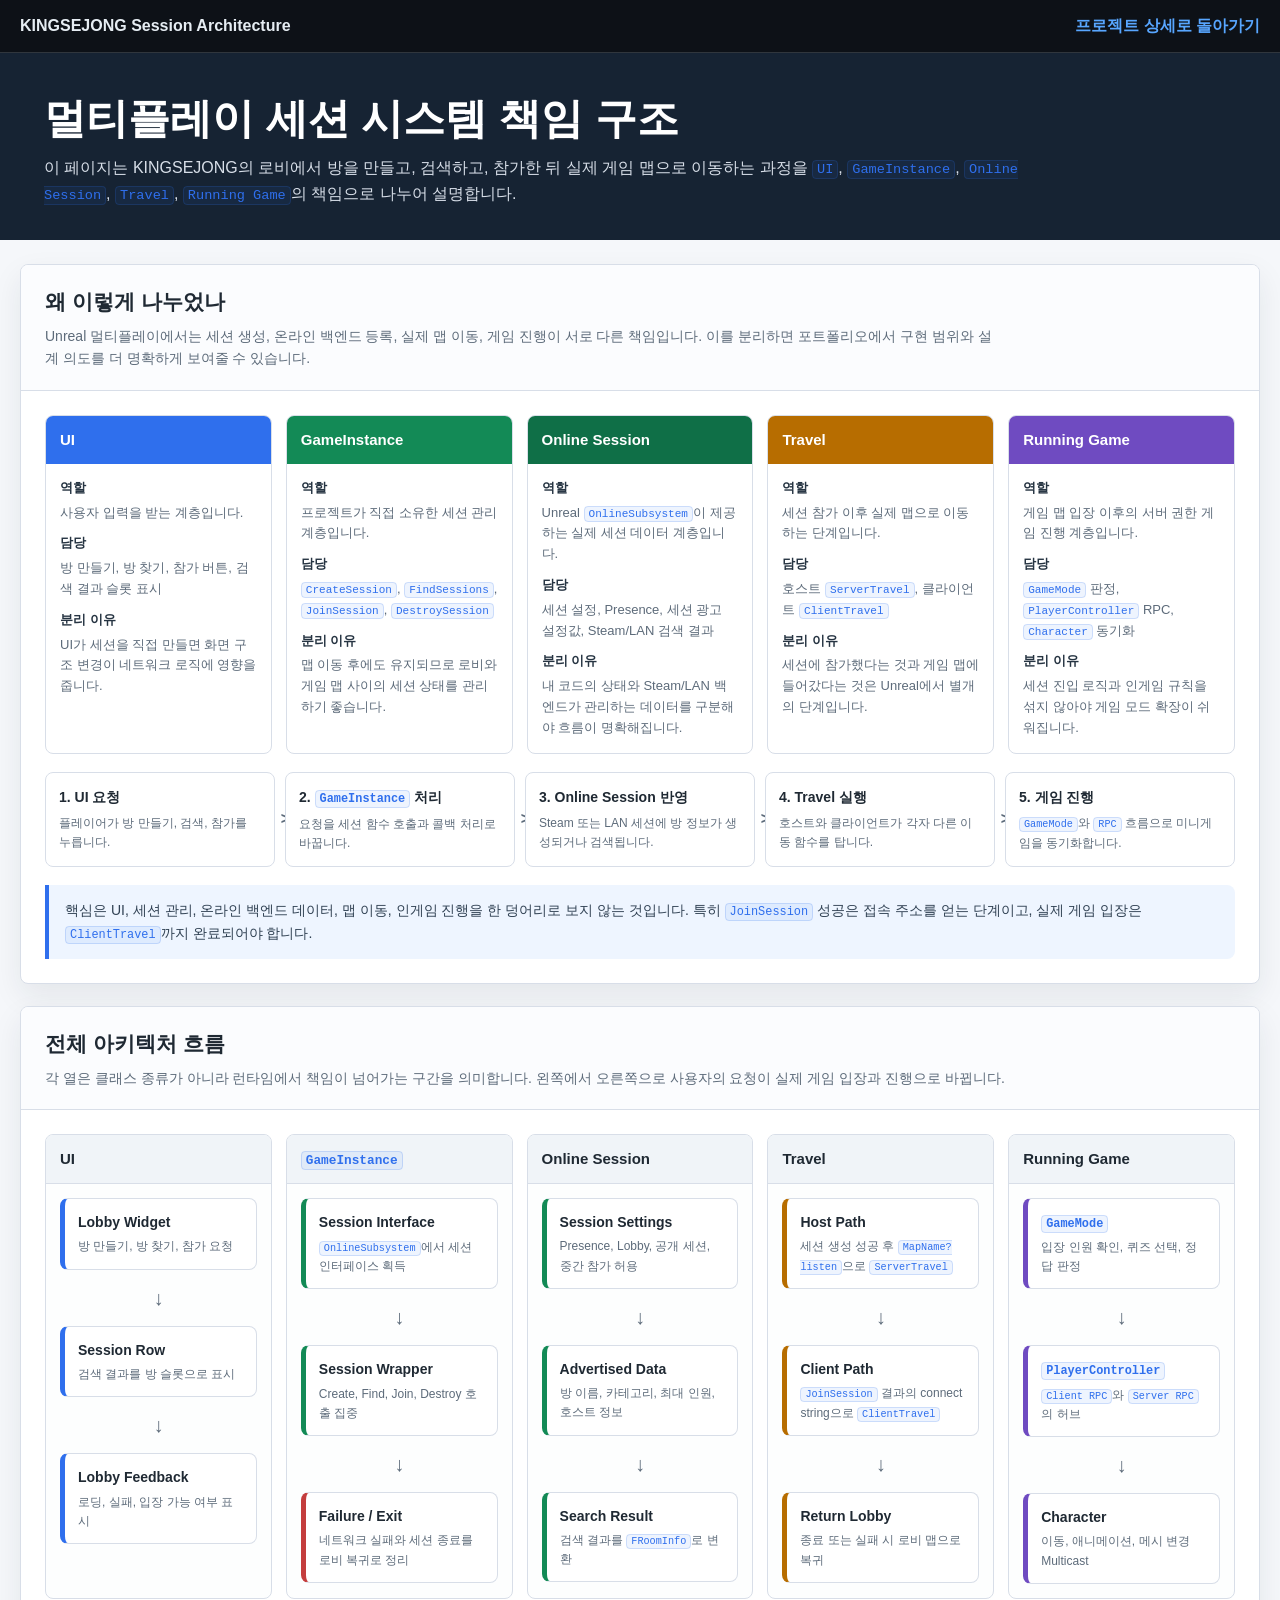
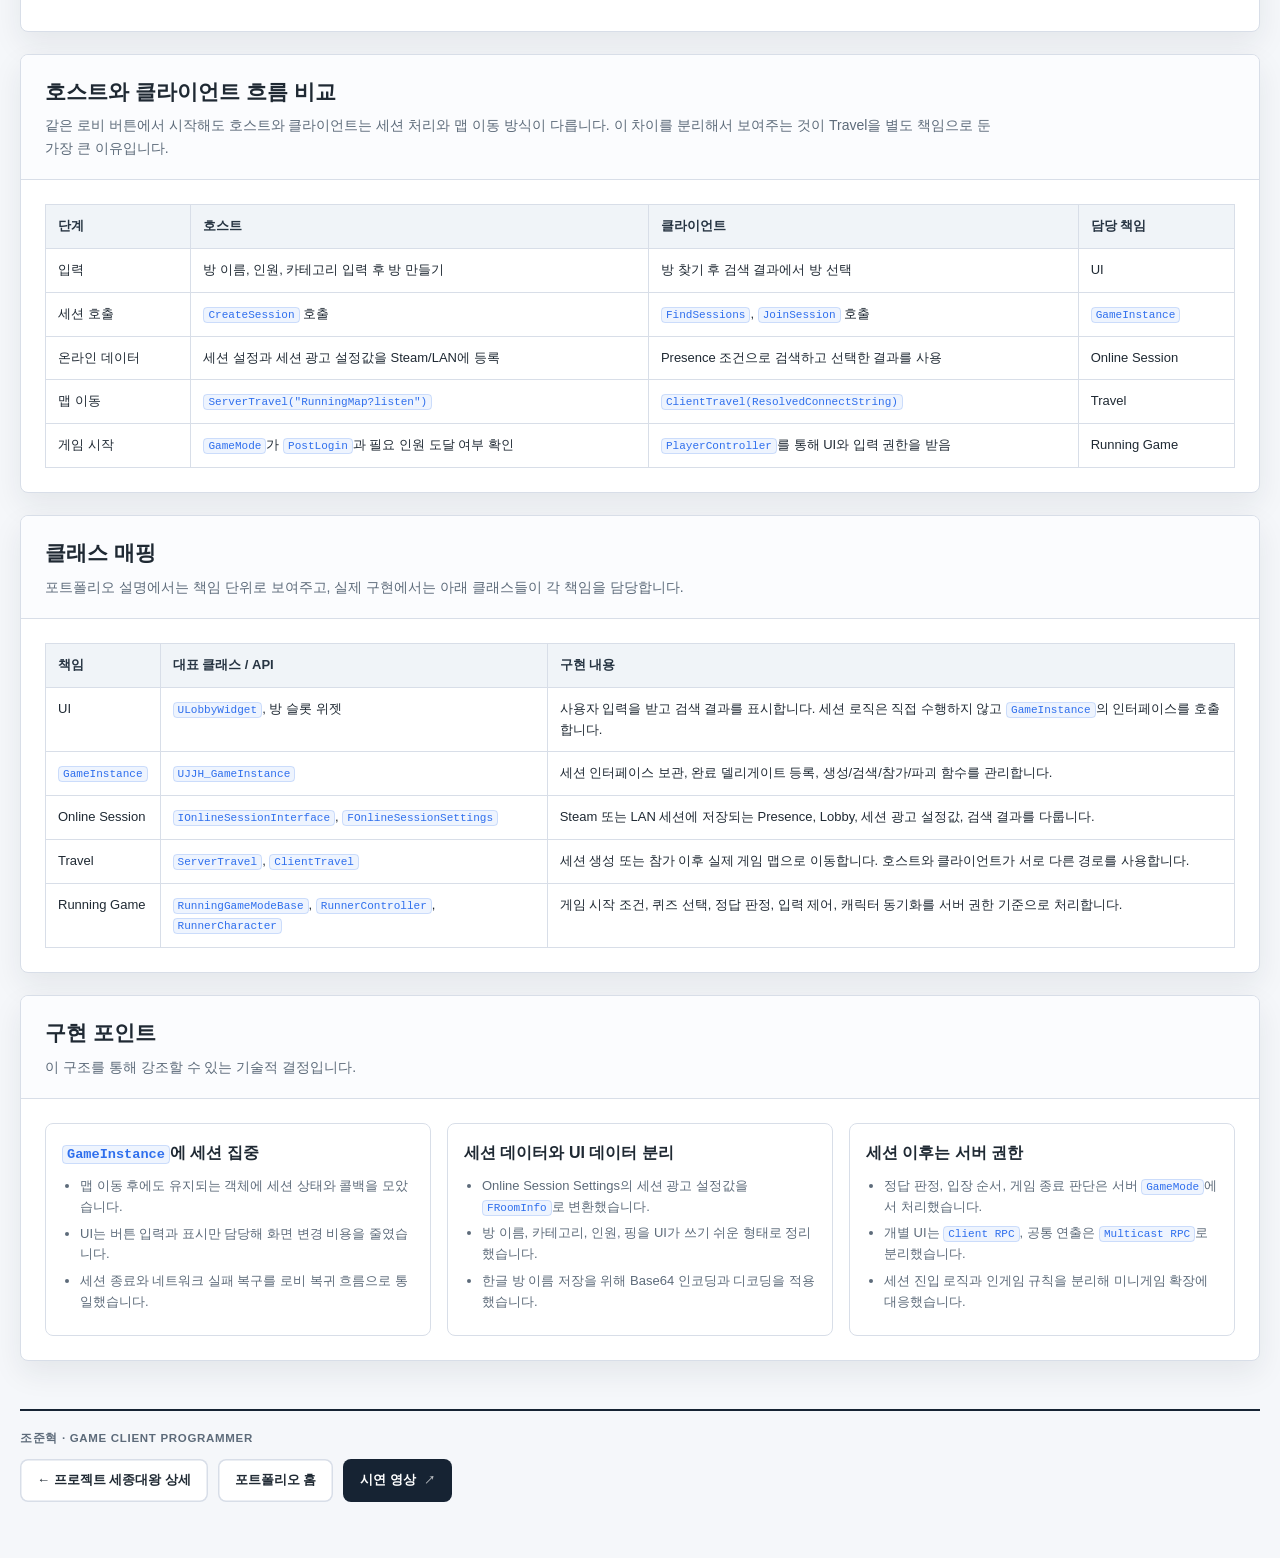
<file: projects/JJH_OnlineSubsystem_Visualization.html>
<!doctype html>
<html lang="ko">
<head>
  <meta charset="utf-8">
  <meta name="viewport" content="width=device-width, initial-scale=1">
  <title>KingSejong Multiplayer Session Architecture</title>
  <style>
    :root {
      --bg: #f5f7fa;
      --paper: #ffffff;
      --ink: #1f2933;
      --muted: #5d6b7a;
      --line: #d8dee8;
      --navy: #162333;
      --blue: #2f6fed;
      --green: #138a56;
      --amber: #b76d00;
      --violet: #6f4bc1;
      --red: #c43d3d;
      --shadow: 0 12px 30px rgba(31, 41, 51, 0.08);
    }

    * { box-sizing: border-box; }

    body {
      margin: 0;
      background: var(--bg);
      color: var(--ink);
      font-family: "Segoe UI", "Malgun Gothic", Arial, sans-serif;
      line-height: 1.6;
    }

    a { color: inherit; }

    .top {
      background: #0d1117;
      color: #e6edf3;
      border-bottom: 1px solid #30363d;
    }

    .top-inner {
      width: min(1240px, calc(100% - 40px));
      margin: 0 auto;
      padding: 13px 0;
      display: flex;
      justify-content: space-between;
      gap: 16px;
      align-items: center;
    }

    .top a {
      color: #58a6ff;
      text-decoration: none;
      font-weight: 700;
    }

    header {
      background: var(--navy);
      color: #fff;
      padding: 42px 44px 34px;
    }

    header h1 {
      margin: 0 0 12px;
      font-size: clamp(28px, 4vw, 42px);
      line-height: 1.15;
      letter-spacing: 0;
    }

    header p {
      max-width: 980px;
      margin: 0;
      color: #d7dee8;
      font-size: 16px;
    }

    main {
      width: min(1240px, calc(100% - 40px));
      margin: 24px auto 48px;
    }

    section {
      margin-bottom: 22px;
      background: var(--paper);
      border: 1px solid var(--line);
      border-radius: 8px;
      box-shadow: var(--shadow);
      overflow: hidden;
    }

    .section-head {
      padding: 20px 24px;
      border-bottom: 1px solid var(--line);
      background: #fbfcfe;
    }

    .section-head h2 {
      margin: 0 0 6px;
      font-size: 21px;
      letter-spacing: 0;
    }

    .section-head p {
      max-width: 960px;
      margin: 0;
      color: var(--muted);
      font-size: 14px;
    }

    .content { padding: 24px; }

    .responsibility-grid {
      display: grid;
      grid-template-columns: repeat(5, minmax(0, 1fr));
      gap: 14px;
      align-items: stretch;
    }

    .responsibility {
      border: 1px solid var(--line);
      border-radius: 8px;
      background: #fff;
      overflow: hidden;
    }

    .responsibility h3 {
      margin: 0;
      padding: 12px 14px;
      color: #fff;
      font-size: 15px;
      letter-spacing: 0;
    }

    .responsibility.ui h3 { background: var(--blue); }
    .responsibility.instance h3 { background: var(--green); }
    .responsibility.session h3 { background: #0f6f47; }
    .responsibility.travel h3 { background: var(--amber); }
    .responsibility.game h3 { background: var(--violet); }

    .responsibility dl {
      margin: 0;
      padding: 14px;
      font-size: 13px;
    }

    .responsibility dt {
      margin: 10px 0 4px;
      color: #263442;
      font-weight: 700;
    }

    .responsibility dt:first-child { margin-top: 0; }

    .responsibility dd {
      margin: 0;
      color: var(--muted);
    }

    .chain {
      display: grid;
      grid-template-columns: repeat(5, minmax(0, 1fr));
      gap: 10px;
      margin-top: 18px;
      align-items: center;
    }

    .chain-step {
      min-height: 86px;
      padding: 13px;
      border: 1px solid var(--line);
      border-radius: 8px;
      background: #fff;
      position: relative;
    }

    .chain-step::after {
      content: ">";
      position: absolute;
      right: -16px;
      top: 50%;
      transform: translateY(-50%);
      color: var(--muted);
      font-weight: 800;
    }

    .chain-step:last-child::after { content: ""; }

    .chain-step b {
      display: block;
      margin-bottom: 6px;
      font-size: 14px;
    }

    .chain-step span {
      display: block;
      color: var(--muted);
      font-size: 12px;
    }

    .note {
      margin-top: 18px;
      padding: 14px 16px;
      border-left: 4px solid var(--blue);
      border-radius: 0 8px 8px 0;
      background: #eef5ff;
      color: #314254;
      font-size: 14px;
    }

    .diagram {
      overflow-x: auto;
      padding-bottom: 8px;
    }

    .flow {
      min-width: 1060px;
      display: grid;
      grid-template-columns: repeat(5, 1fr);
      gap: 14px;
    }

    .lane {
      border: 1px solid var(--line);
      border-radius: 8px;
      background: #fdfefe;
      overflow: hidden;
    }

    .lane h3 {
      margin: 0;
      padding: 12px 14px;
      border-bottom: 1px solid var(--line);
      background: #f0f4f8;
      font-size: 15px;
      letter-spacing: 0;
    }

    .node {
      margin: 14px;
      padding: 12px 13px;
      border: 1px solid var(--line);
      border-left: 5px solid var(--blue);
      border-radius: 8px;
      background: #fff;
    }

    .node.green { border-left-color: var(--green); }
    .node.amber { border-left-color: var(--amber); }
    .node.violet { border-left-color: var(--violet); }
    .node.red { border-left-color: var(--red); }

    .node strong {
      display: block;
      margin-bottom: 4px;
      font-size: 14px;
    }

    .node span {
      display: block;
      color: var(--muted);
      font-size: 12px;
    }

    .arrow {
      margin: -2px 14px;
      color: var(--muted);
      font-size: 20px;
      text-align: center;
    }

    table {
      width: 100%;
      border-collapse: collapse;
      font-size: 13px;
    }

    th,
    td {
      padding: 11px 12px;
      border: 1px solid var(--line);
      vertical-align: top;
      text-align: left;
    }

    th {
      background: #f0f4f8;
      color: #263442;
    }

    code {
      padding: 1px 4px;
      border-radius: 4px;
      background: rgba(47, 111, 237, 0.08);
      border: 1px solid rgba(47, 111, 237, 0.18);
      color: var(--blue);
      font-family: Consolas, "Courier New", monospace;
      font-size: 0.85em;
    }

    .cards {
      display: grid;
      grid-template-columns: repeat(3, minmax(0, 1fr));
      gap: 16px;
    }

    .card {
      border: 1px solid var(--line);
      border-radius: 8px;
      padding: 16px;
      background: #fff;
    }

    .card h3 {
      margin: 0 0 10px;
      font-size: 16px;
    }

    .card ul {
      margin: 0;
      padding-left: 18px;
      color: var(--muted);
      font-size: 13px;
    }

    .card li { margin: 6px 0; }

    @media (max-width: 1000px) {
      .responsibility-grid,
      .chain,
      .cards {
        grid-template-columns: 1fr;
      }

      .chain-step::after { content: ""; }
    }

    @media (max-width: 900px) {
      header { padding: 30px 20px; }
      .top-inner,
      main { width: min(100% - 24px, 1240px); }
    }

    /* ══ 하단 — 포트폴리오 본문으로 돌아가는 길 ══ */
    .pf-foot {
      width: min(1240px, calc(100% - 40px)); margin: 0 auto 56px;
      padding-top: 18px; border-top: 2px solid var(--navy);
      display: flex; flex-wrap: wrap; align-items: center; gap: 12px 10px;
    }
    .pf-foot > span {
      flex: 0 0 100%; font-size: 11.5px; font-weight: 700;
      letter-spacing: .06em; color: var(--muted);
    }
    .pf-foot a {
      display: inline-flex; align-items: center; gap: 8px;
      font-size: 13px; font-weight: 700; text-decoration: none;
      padding: 11px 17px; border-radius: 8px;
      background: var(--navy); color: #fff;
      transition: background .18s ease, transform .18s ease;
    }
    .pf-foot a[target="_blank"]::after { content: "↗"; font-size: 11px; opacity: .7; }
    .pf-foot a:not([target="_blank"]) {
      background: var(--paper); color: var(--ink);
      box-shadow: inset 0 0 0 1.5px var(--line);
    }
    .pf-foot a:hover {
      background: var(--blue); color: #fff; box-shadow: none; transform: translateY(-2px);
    }
  </style>
</head>
<body>
  <div class="top">
    <div class="top-inner">
      <strong>KINGSEJONG Session Architecture</strong>
      <a href="kingsejong.html">프로젝트 상세로 돌아가기</a>
    </div>
  </div>

  <header>
    <h1>멀티플레이 세션 시스템 책임 구조</h1>
    <p>
      이 페이지는 KINGSEJONG의 로비에서 방을 만들고, 검색하고, 참가한 뒤 실제 게임 맵으로 이동하는 과정을
      <code>UI</code>, <code>GameInstance</code>, <code>Online Session</code>, <code>Travel</code>, <code>Running Game</code>의 책임으로 나누어 설명합니다.
    </p>
  </header>

  <main>
    <section>
      <div class="section-head">
        <h2>왜 이렇게 나누었나</h2>
        <p>
          Unreal 멀티플레이에서는 세션 생성, 온라인 백엔드 등록, 실제 맵 이동, 게임 진행이 서로 다른 책임입니다.
          이를 분리하면 포트폴리오에서 구현 범위와 설계 의도를 더 명확하게 보여줄 수 있습니다.
        </p>
      </div>
      <div class="content">
        <div class="responsibility-grid">
          <div class="responsibility ui">
            <h3>UI</h3>
            <dl>
              <dt>역할</dt>
              <dd>사용자 입력을 받는 계층입니다.</dd>
              <dt>담당</dt>
              <dd>방 만들기, 방 찾기, 참가 버튼, 검색 결과 슬롯 표시</dd>
              <dt>분리 이유</dt>
              <dd>UI가 세션을 직접 만들면 화면 구조 변경이 네트워크 로직에 영향을 줍니다.</dd>
            </dl>
          </div>

          <div class="responsibility instance">
            <h3>GameInstance</h3>
            <dl>
              <dt>역할</dt>
              <dd>프로젝트가 직접 소유한 세션 관리 계층입니다.</dd>
              <dt>담당</dt>
              <dd><code>CreateSession</code>, <code>FindSessions</code>, <code>JoinSession</code>, <code>DestroySession</code></dd>
              <dt>분리 이유</dt>
              <dd>맵 이동 후에도 유지되므로 로비와 게임 맵 사이의 세션 상태를 관리하기 좋습니다.</dd>
            </dl>
          </div>

          <div class="responsibility session">
            <h3>Online Session</h3>
            <dl>
              <dt>역할</dt>
              <dd>Unreal <code>OnlineSubsystem</code>이 제공하는 실제 세션 데이터 계층입니다.</dd>
              <dt>담당</dt>
              <dd>세션 설정, Presence, 세션 광고 설정값, Steam/LAN 검색 결과</dd>
              <dt>분리 이유</dt>
              <dd>내 코드의 상태와 Steam/LAN 백엔드가 관리하는 데이터를 구분해야 흐름이 명확해집니다.</dd>
            </dl>
          </div>

          <div class="responsibility travel">
            <h3>Travel</h3>
            <dl>
              <dt>역할</dt>
              <dd>세션 참가 이후 실제 맵으로 이동하는 단계입니다.</dd>
              <dt>담당</dt>
              <dd>호스트 <code>ServerTravel</code>, 클라이언트 <code>ClientTravel</code></dd>
              <dt>분리 이유</dt>
              <dd>세션에 참가했다는 것과 게임 맵에 들어갔다는 것은 Unreal에서 별개의 단계입니다.</dd>
            </dl>
          </div>

          <div class="responsibility game">
            <h3>Running Game</h3>
            <dl>
              <dt>역할</dt>
              <dd>게임 맵 입장 이후의 서버 권한 게임 진행 계층입니다.</dd>
              <dt>담당</dt>
              <dd><code>GameMode</code> 판정, <code>PlayerController</code> RPC, <code>Character</code> 동기화</dd>
              <dt>분리 이유</dt>
              <dd>세션 진입 로직과 인게임 규칙을 섞지 않아야 게임 모드 확장이 쉬워집니다.</dd>
            </dl>
          </div>
        </div>

        <div class="chain">
          <div class="chain-step"><b>1. UI 요청</b><span>플레이어가 방 만들기, 검색, 참가를 누릅니다.</span></div>
          <div class="chain-step"><b>2. <code>GameInstance</code> 처리</b><span>요청을 세션 함수 호출과 콜백 처리로 바꿉니다.</span></div>
          <div class="chain-step"><b>3. Online Session 반영</b><span>Steam 또는 LAN 세션에 방 정보가 생성되거나 검색됩니다.</span></div>
          <div class="chain-step"><b>4. Travel 실행</b><span>호스트와 클라이언트가 각자 다른 이동 함수를 탑니다.</span></div>
          <div class="chain-step"><b>5. 게임 진행</b><span><code>GameMode</code>와 <code>RPC</code> 흐름으로 미니게임을 동기화합니다.</span></div>
        </div>

        <div class="note">
          핵심은 UI, 세션 관리, 온라인 백엔드 데이터, 맵 이동, 인게임 진행을 한 덩어리로 보지 않는 것입니다.
          특히 <code>JoinSession</code> 성공은 접속 주소를 얻는 단계이고, 실제 게임 입장은 <code>ClientTravel</code>까지 완료되어야 합니다.
        </div>
      </div>
    </section>

    <section>
      <div class="section-head">
        <h2>전체 아키텍처 흐름</h2>
        <p>
          각 열은 클래스 종류가 아니라 런타임에서 책임이 넘어가는 구간을 의미합니다.
          왼쪽에서 오른쪽으로 사용자의 요청이 실제 게임 입장과 진행으로 바뀝니다.
        </p>
      </div>
      <div class="content">
        <div class="diagram">
          <div class="flow">
            <div class="lane">
              <h3>UI</h3>
              <div class="node"><strong>Lobby Widget</strong><span>방 만들기, 방 찾기, 참가 요청</span></div>
              <div class="arrow">↓</div>
              <div class="node"><strong>Session Row</strong><span>검색 결과를 방 슬롯으로 표시</span></div>
              <div class="arrow">↓</div>
              <div class="node"><strong>Lobby Feedback</strong><span>로딩, 실패, 입장 가능 여부 표시</span></div>
            </div>

            <div class="lane">
              <h3><code>GameInstance</code></h3>
              <div class="node green"><strong>Session Interface</strong><span><code>OnlineSubsystem</code>에서 세션 인터페이스 획득</span></div>
              <div class="arrow">↓</div>
              <div class="node green"><strong>Session Wrapper</strong><span>Create, Find, Join, Destroy 호출 집중</span></div>
              <div class="arrow">↓</div>
              <div class="node red"><strong>Failure / Exit</strong><span>네트워크 실패와 세션 종료를 로비 복귀로 정리</span></div>
            </div>

            <div class="lane">
              <h3>Online Session</h3>
              <div class="node green"><strong>Session Settings</strong><span>Presence, Lobby, 공개 세션, 중간 참가 허용</span></div>
              <div class="arrow">↓</div>
              <div class="node green"><strong>Advertised Data</strong><span>방 이름, 카테고리, 최대 인원, 호스트 정보</span></div>
              <div class="arrow">↓</div>
              <div class="node green"><strong>Search Result</strong><span>검색 결과를 <code>FRoomInfo</code>로 변환</span></div>
            </div>

            <div class="lane">
              <h3>Travel</h3>
              <div class="node amber"><strong>Host Path</strong><span>세션 생성 성공 후 <code>MapName?listen</code>으로 <code>ServerTravel</code></span></div>
              <div class="arrow">↓</div>
              <div class="node amber"><strong>Client Path</strong><span><code>JoinSession</code> 결과의 connect string으로 <code>ClientTravel</code></span></div>
              <div class="arrow">↓</div>
              <div class="node amber"><strong>Return Lobby</strong><span>종료 또는 실패 시 로비 맵으로 복귀</span></div>
            </div>

            <div class="lane">
              <h3>Running Game</h3>
              <div class="node violet"><strong><code>GameMode</code></strong><span>입장 인원 확인, 퀴즈 선택, 정답 판정</span></div>
              <div class="arrow">↓</div>
              <div class="node violet"><strong><code>PlayerController</code></strong><span><code>Client RPC</code>와 <code>Server RPC</code>의 허브</span></div>
              <div class="arrow">↓</div>
              <div class="node violet"><strong>Character</strong><span>이동, 애니메이션, 메시 변경 Multicast</span></div>
            </div>
          </div>
        </div>
      </div>
    </section>

    <section>
      <div class="section-head">
        <h2>호스트와 클라이언트 흐름 비교</h2>
        <p>
          같은 로비 버튼에서 시작해도 호스트와 클라이언트는 세션 처리와 맵 이동 방식이 다릅니다.
          이 차이를 분리해서 보여주는 것이 Travel을 별도 책임으로 둔 가장 큰 이유입니다.
        </p>
      </div>
      <div class="content">
        <table>
          <thead>
            <tr>
              <th>단계</th>
              <th>호스트</th>
              <th>클라이언트</th>
              <th>담당 책임</th>
            </tr>
          </thead>
          <tbody>
            <tr>
              <td>입력</td>
              <td>방 이름, 인원, 카테고리 입력 후 방 만들기</td>
              <td>방 찾기 후 검색 결과에서 방 선택</td>
              <td>UI</td>
            </tr>
            <tr>
              <td>세션 호출</td>
              <td><code>CreateSession</code> 호출</td>
              <td><code>FindSessions</code>, <code>JoinSession</code> 호출</td>
              <td><code>GameInstance</code></td>
            </tr>
            <tr>
              <td>온라인 데이터</td>
              <td>세션 설정과 세션 광고 설정값을 Steam/LAN에 등록</td>
              <td>Presence 조건으로 검색하고 선택한 결과를 사용</td>
              <td>Online Session</td>
            </tr>
            <tr>
              <td>맵 이동</td>
              <td><code>ServerTravel("RunningMap?listen")</code></td>
              <td><code>ClientTravel(ResolvedConnectString)</code></td>
              <td>Travel</td>
            </tr>
            <tr>
              <td>게임 시작</td>
              <td><code>GameMode</code>가 <code>PostLogin</code>과 필요 인원 도달 여부 확인</td>
              <td><code>PlayerController</code>를 통해 UI와 입력 권한을 받음</td>
              <td>Running Game</td>
            </tr>
          </tbody>
        </table>
      </div>
    </section>

    <section>
      <div class="section-head">
        <h2>클래스 매핑</h2>
        <p>
          포트폴리오 설명에서는 책임 단위로 보여주고, 실제 구현에서는 아래 클래스들이 각 책임을 담당합니다.
        </p>
      </div>
      <div class="content">
        <table>
          <thead>
            <tr>
              <th>책임</th>
              <th>대표 클래스 / API</th>
              <th>구현 내용</th>
            </tr>
          </thead>
          <tbody>
            <tr>
              <td>UI</td>
              <td><code>ULobbyWidget</code>, 방 슬롯 위젯</td>
              <td>사용자 입력을 받고 검색 결과를 표시합니다. 세션 로직은 직접 수행하지 않고 <code>GameInstance</code>의 인터페이스를 호출합니다.</td>
            </tr>
            <tr>
              <td><code>GameInstance</code></td>
              <td><code>UJJH_GameInstance</code></td>
              <td>세션 인터페이스 보관, 완료 델리게이트 등록, 생성/검색/참가/파괴 함수를 관리합니다.</td>
            </tr>
            <tr>
              <td>Online Session</td>
              <td><code>IOnlineSessionInterface</code>, <code>FOnlineSessionSettings</code></td>
              <td>Steam 또는 LAN 세션에 저장되는 Presence, Lobby, 세션 광고 설정값, 검색 결과를 다룹니다.</td>
            </tr>
            <tr>
              <td>Travel</td>
              <td><code>ServerTravel</code>, <code>ClientTravel</code></td>
              <td>세션 생성 또는 참가 이후 실제 게임 맵으로 이동합니다. 호스트와 클라이언트가 서로 다른 경로를 사용합니다.</td>
            </tr>
            <tr>
              <td>Running Game</td>
              <td><code>RunningGameModeBase</code>, <code>RunnerController</code>, <code>RunnerCharacter</code></td>
              <td>게임 시작 조건, 퀴즈 선택, 정답 판정, 입력 제어, 캐릭터 동기화를 서버 권한 기준으로 처리합니다.</td>
            </tr>
          </tbody>
        </table>
      </div>
    </section>

    <section>
      <div class="section-head">
        <h2>구현 포인트</h2>
        <p>
          이 구조를 통해 강조할 수 있는 기술적 결정입니다.
        </p>
      </div>
      <div class="content">
        <div class="cards">
          <div class="card">
            <h3><code>GameInstance</code>에 세션 집중</h3>
            <ul>
              <li>맵 이동 후에도 유지되는 객체에 세션 상태와 콜백을 모았습니다.</li>
              <li>UI는 버튼 입력과 표시만 담당해 화면 변경 비용을 줄였습니다.</li>
              <li>세션 종료와 네트워크 실패 복구를 로비 복귀 흐름으로 통일했습니다.</li>
            </ul>
          </div>
          <div class="card">
            <h3>세션 데이터와 UI 데이터 분리</h3>
            <ul>
              <li>Online Session Settings의 세션 광고 설정값을 <code>FRoomInfo</code>로 변환했습니다.</li>
              <li>방 이름, 카테고리, 인원, 핑을 UI가 쓰기 쉬운 형태로 정리했습니다.</li>
              <li>한글 방 이름 저장을 위해 Base64 인코딩과 디코딩을 적용했습니다.</li>
            </ul>
          </div>
          <div class="card">
            <h3>세션 이후는 서버 권한</h3>
            <ul>
              <li>정답 판정, 입장 순서, 게임 종료 판단은 서버 <code>GameMode</code>에서 처리했습니다.</li>
              <li>개별 UI는 <code>Client RPC</code>, 공통 연출은 <code>Multicast RPC</code>로 분리했습니다.</li>
              <li>세션 진입 로직과 인게임 규칙을 분리해 미니게임 확장에 대응했습니다.</li>
            </ul>
          </div>
        </div>
      </div>
    </section>
  </main>

    <footer class="pf-foot">
      <span>조준혁 · GAME CLIENT PROGRAMMER</span>
      <a href="kingsejong.html">← 프로젝트 세종대왕 상세</a>
      <a href="../index.html">포트폴리오 홈</a>
      <a href="https://youtu.be/ybDS-EG7wro" target="_blank" rel="noreferrer">시연 영상</a>
    </footer>

</body>
</html>
</file>
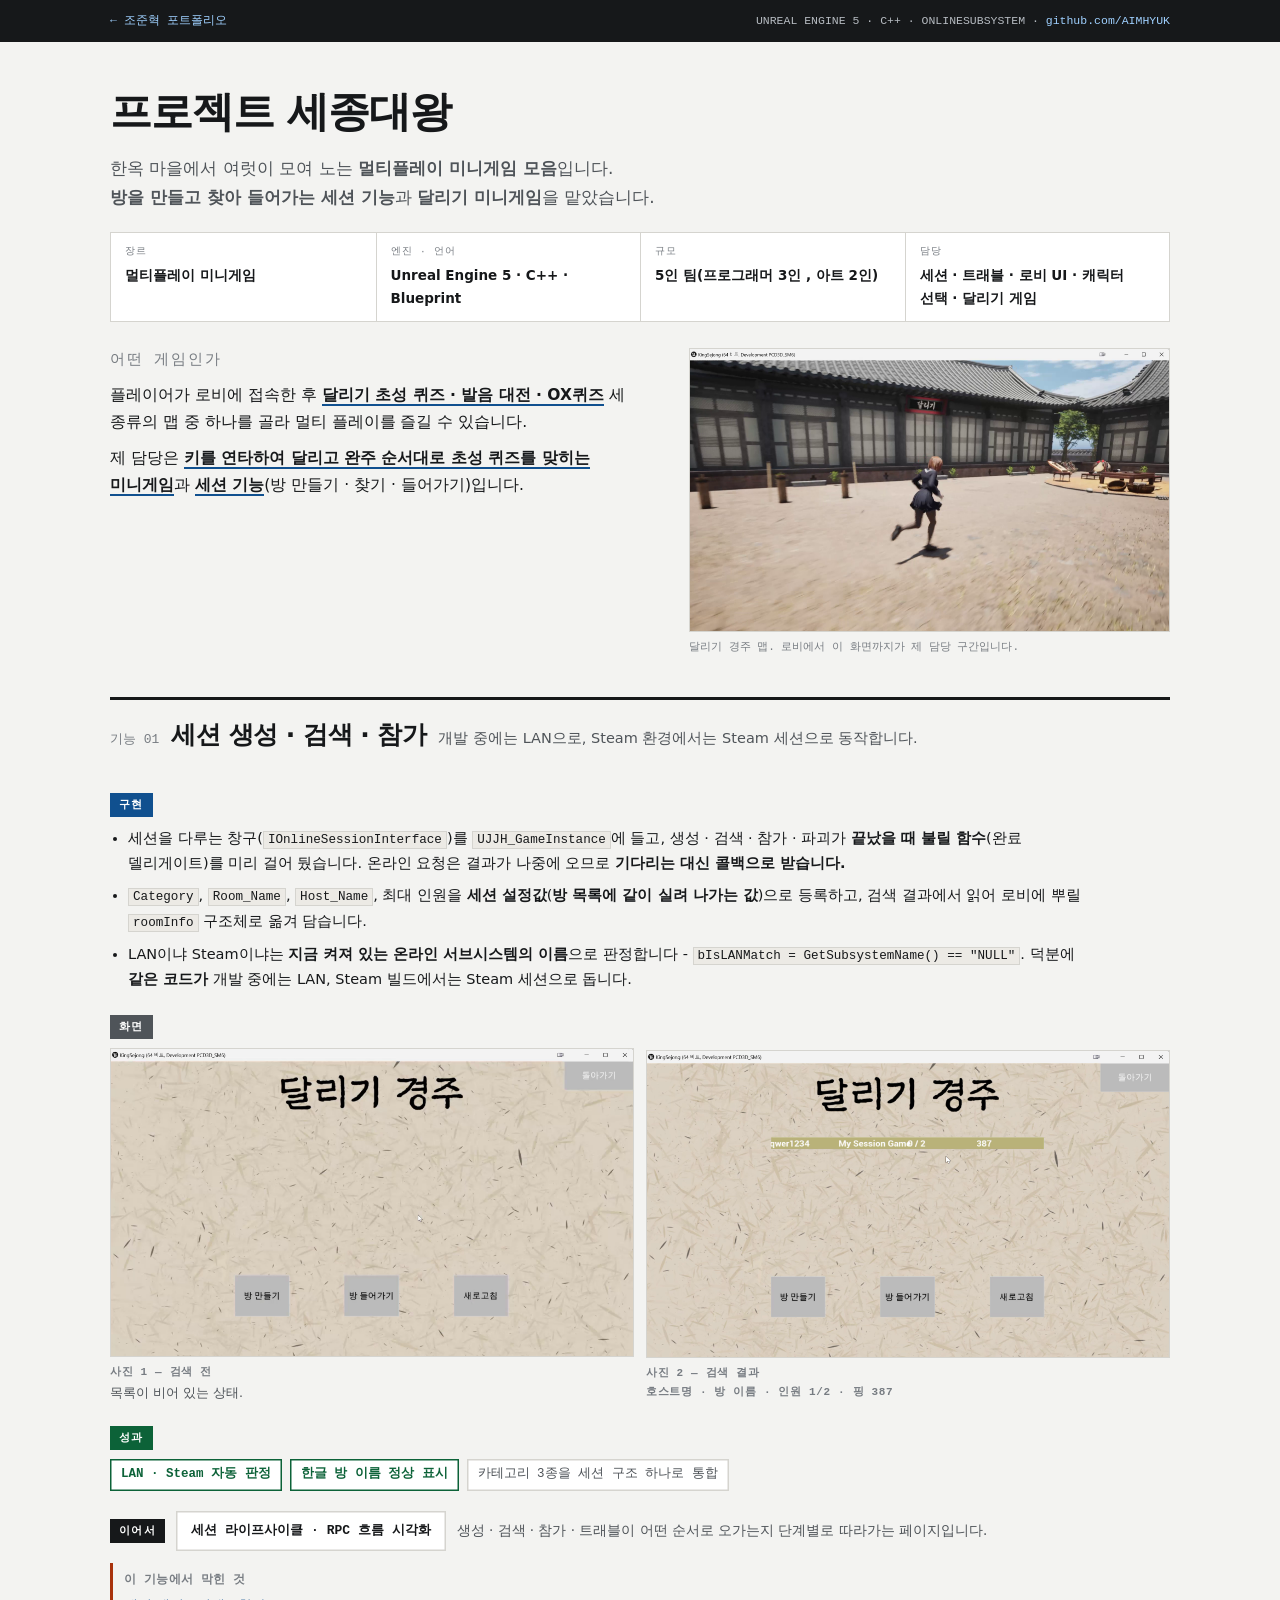
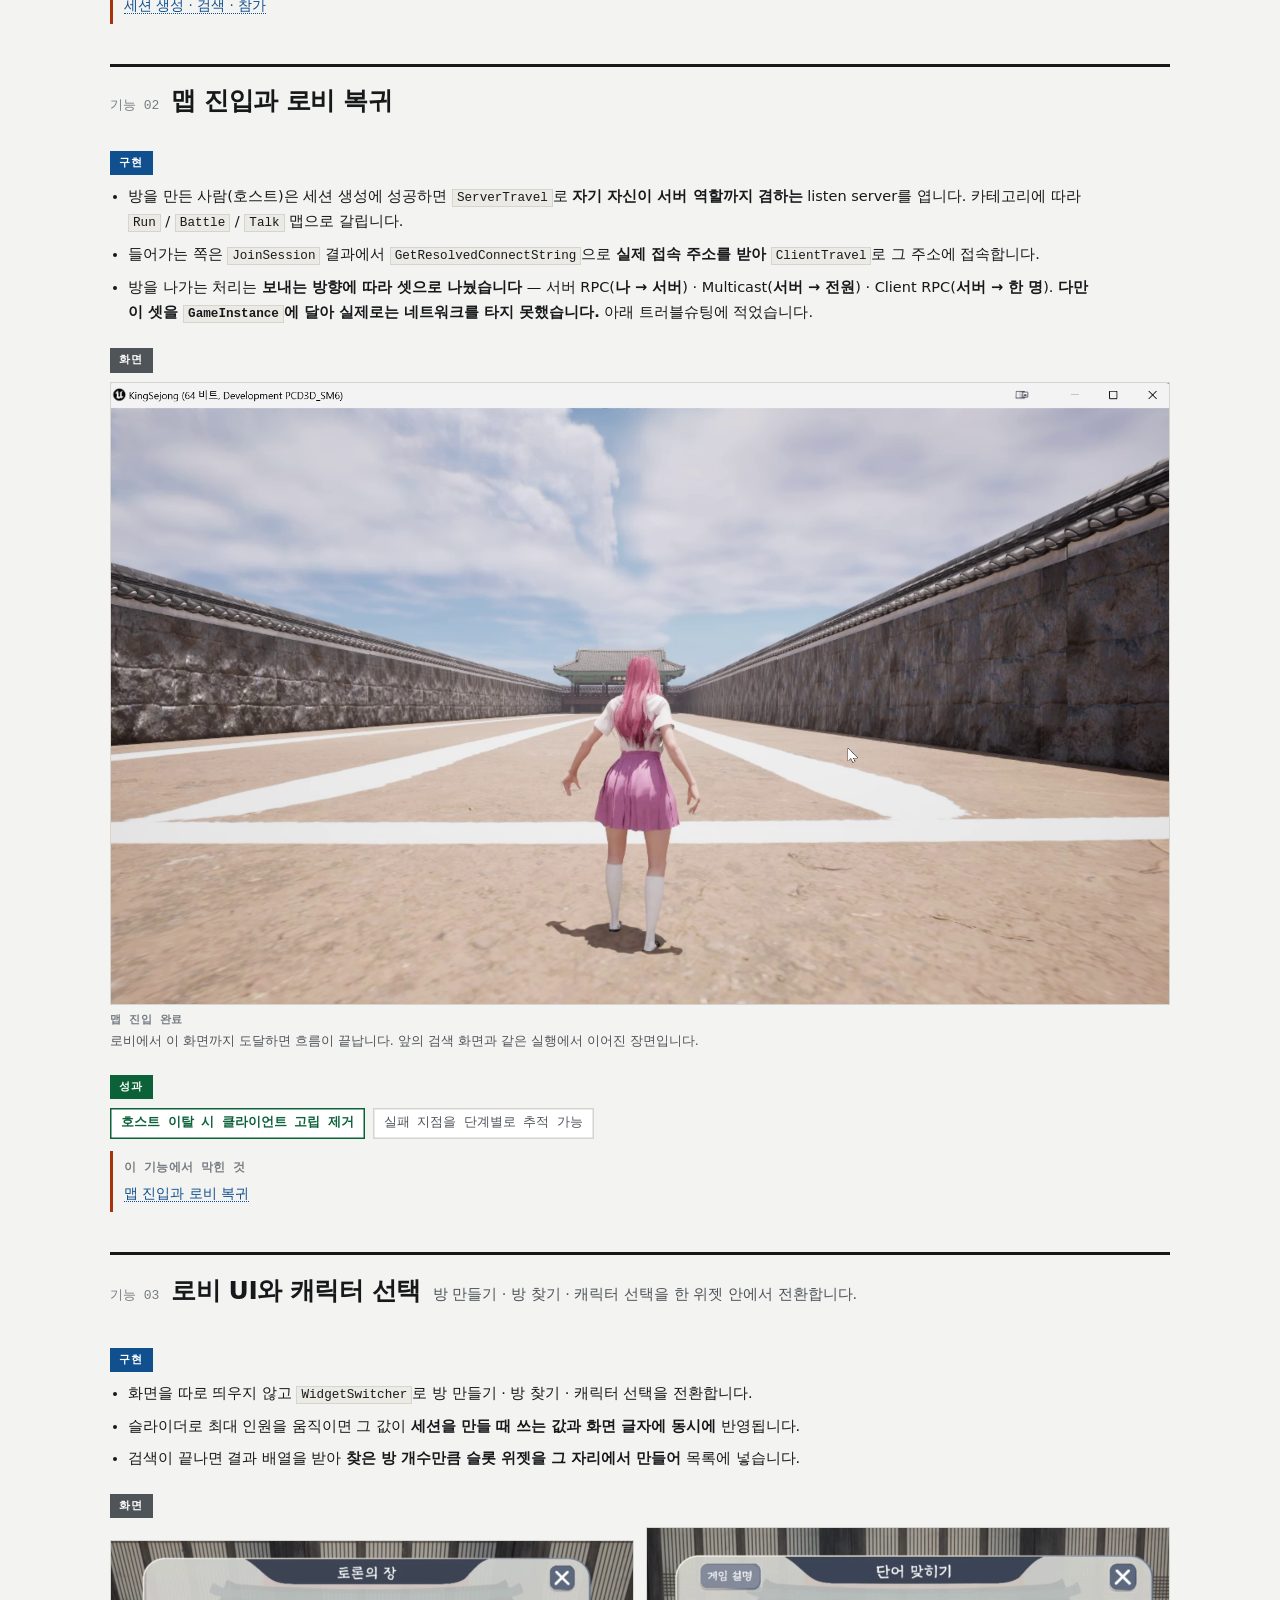
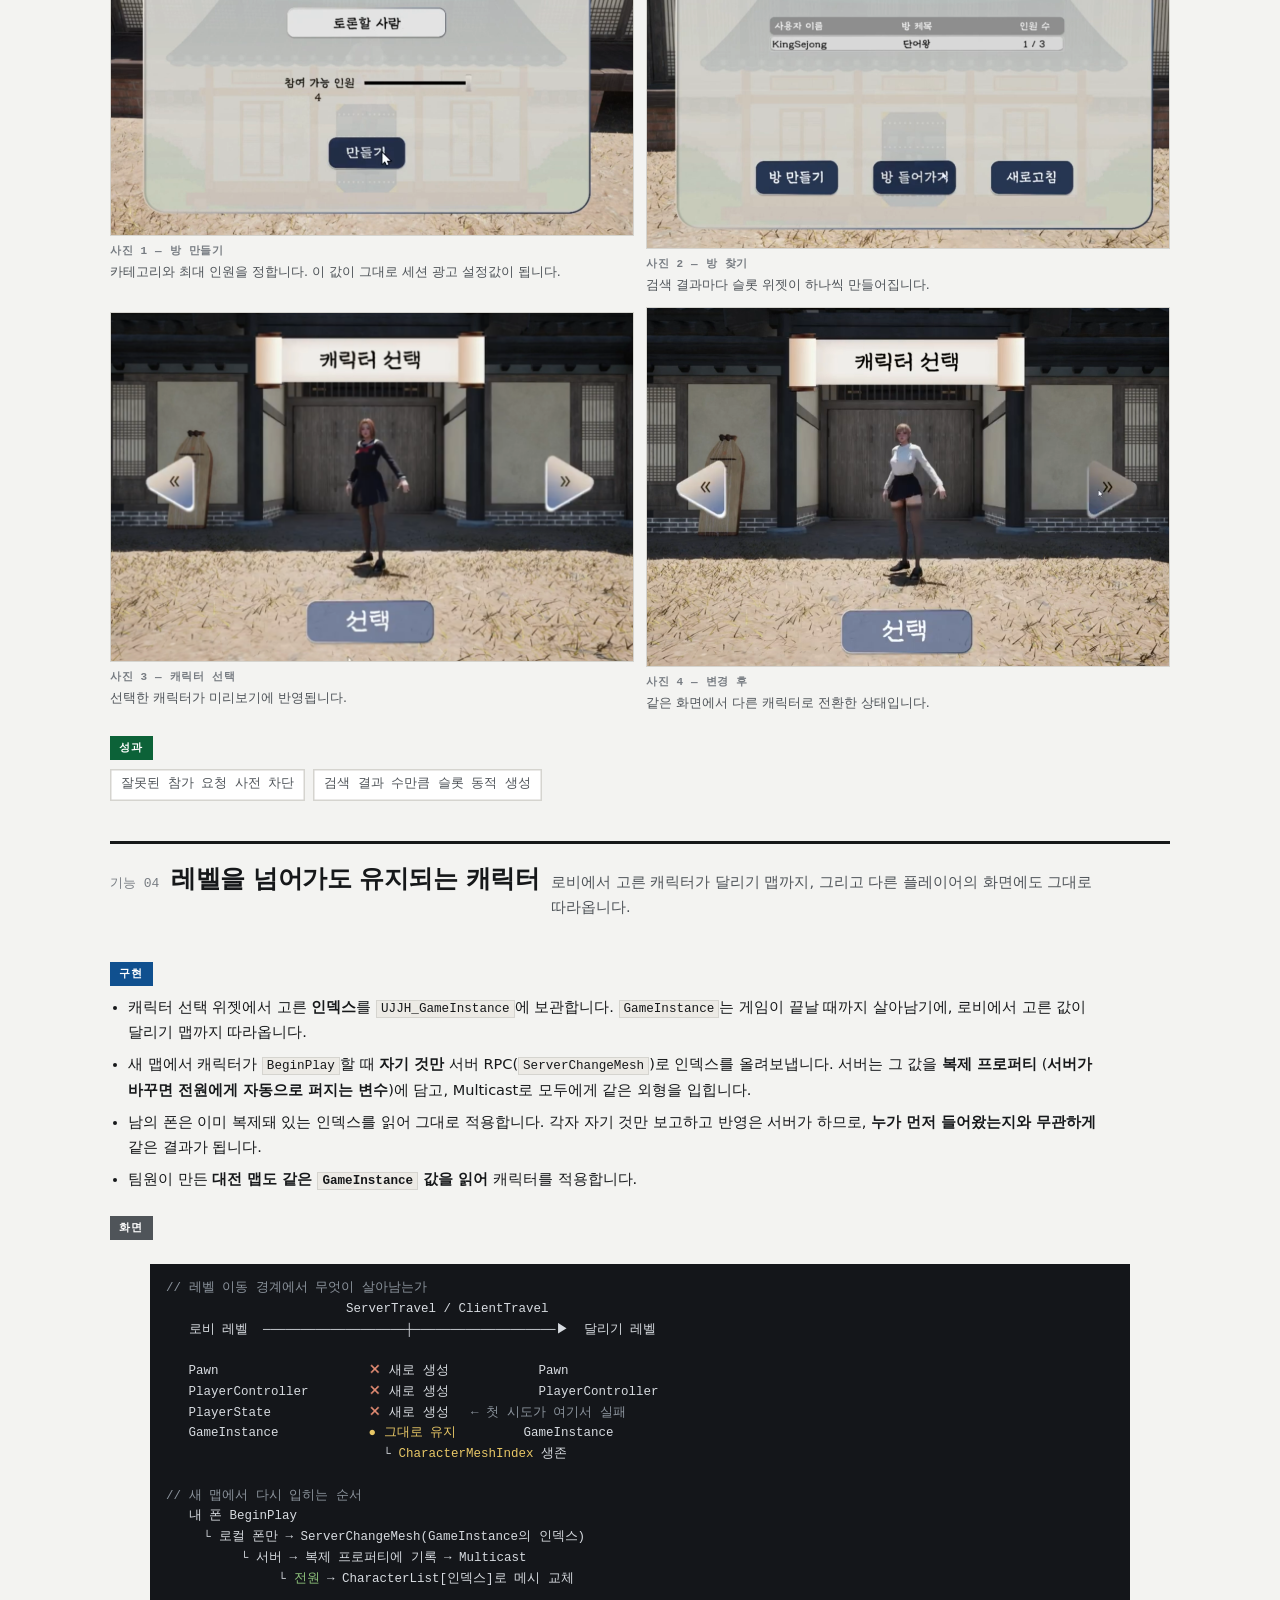
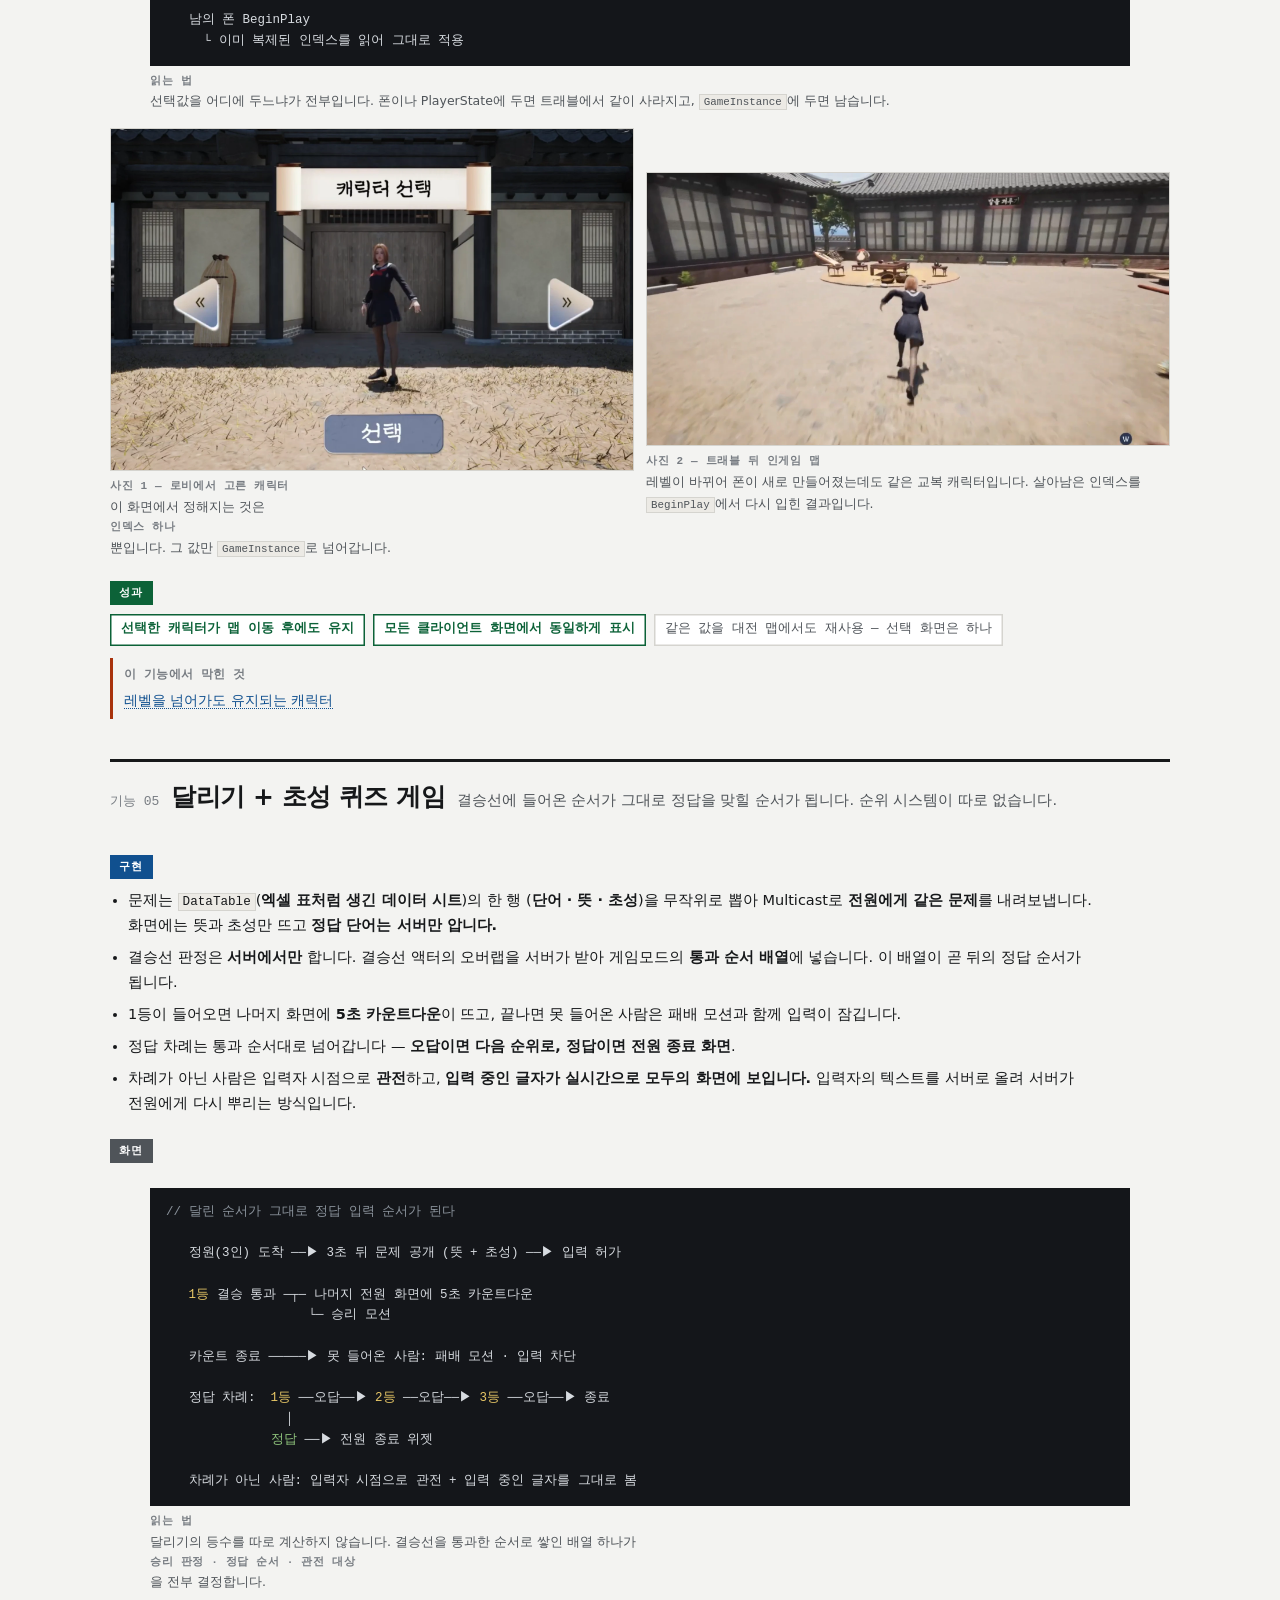
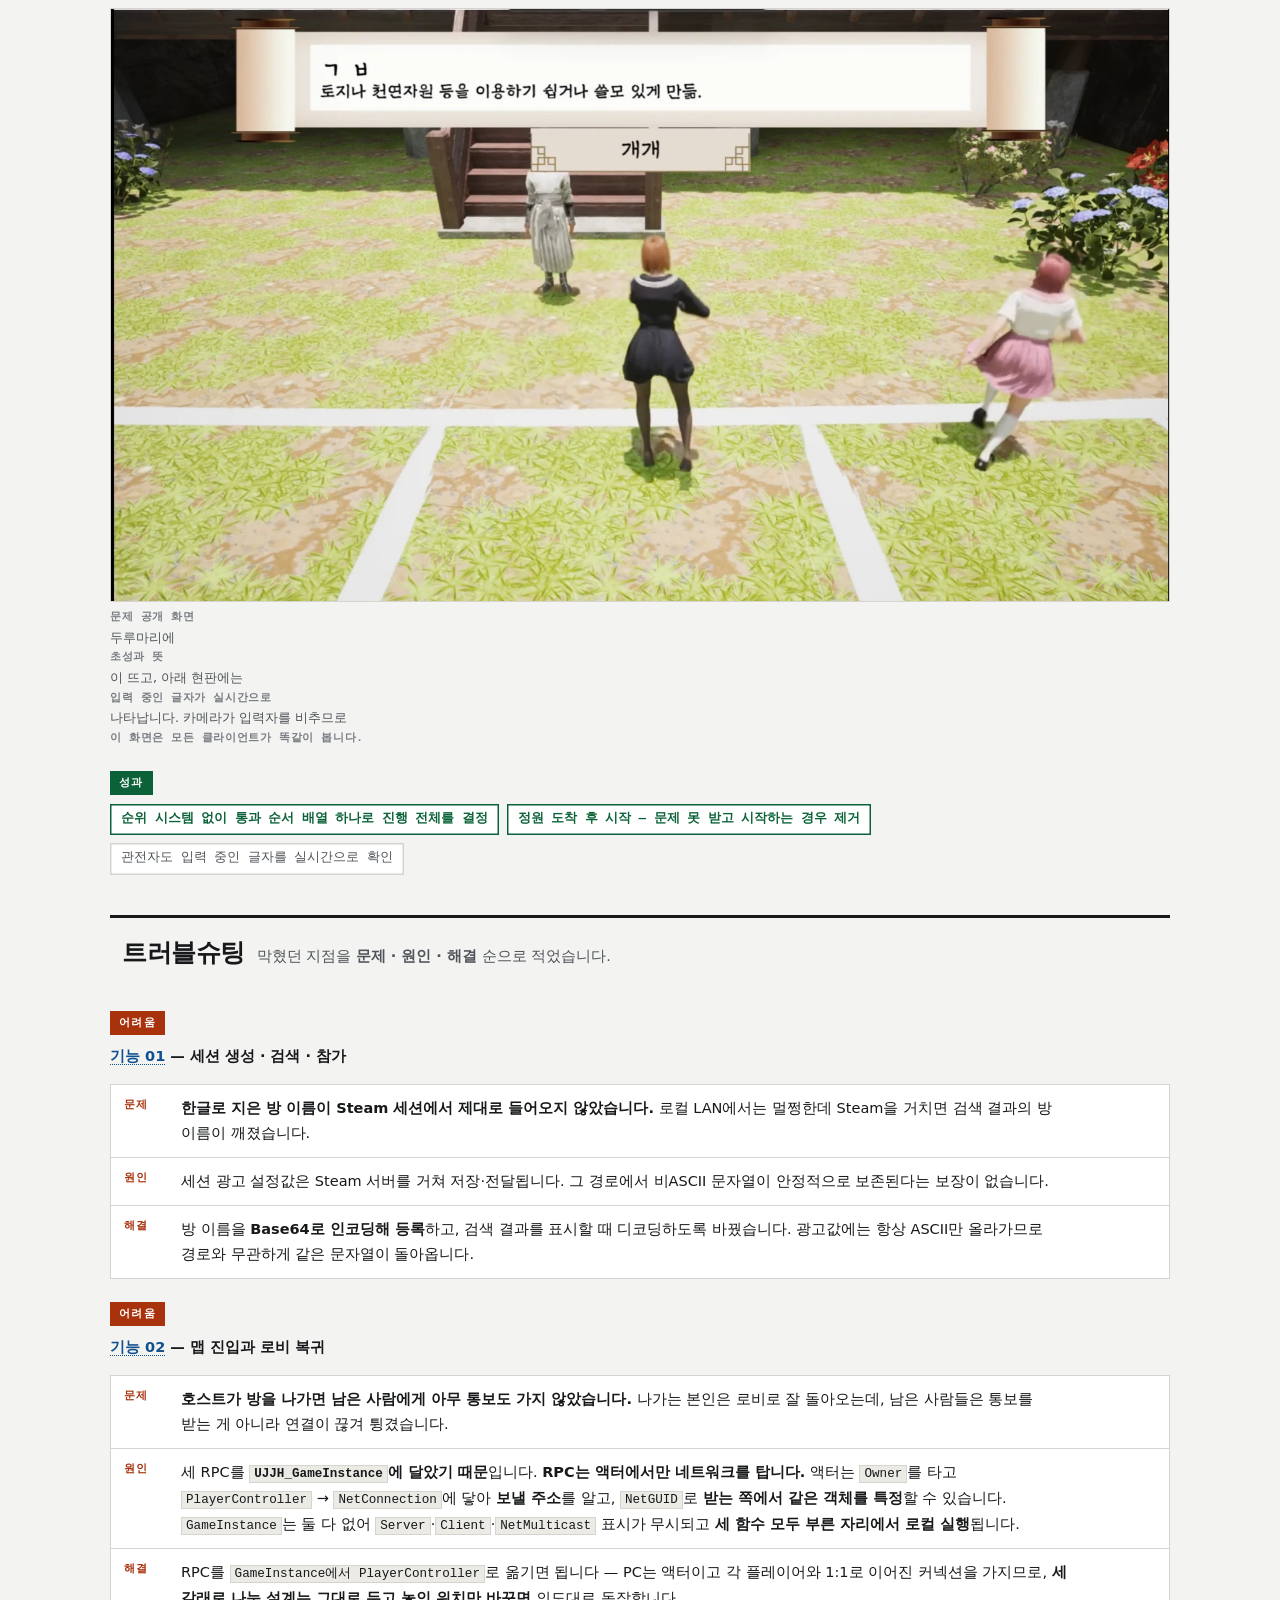
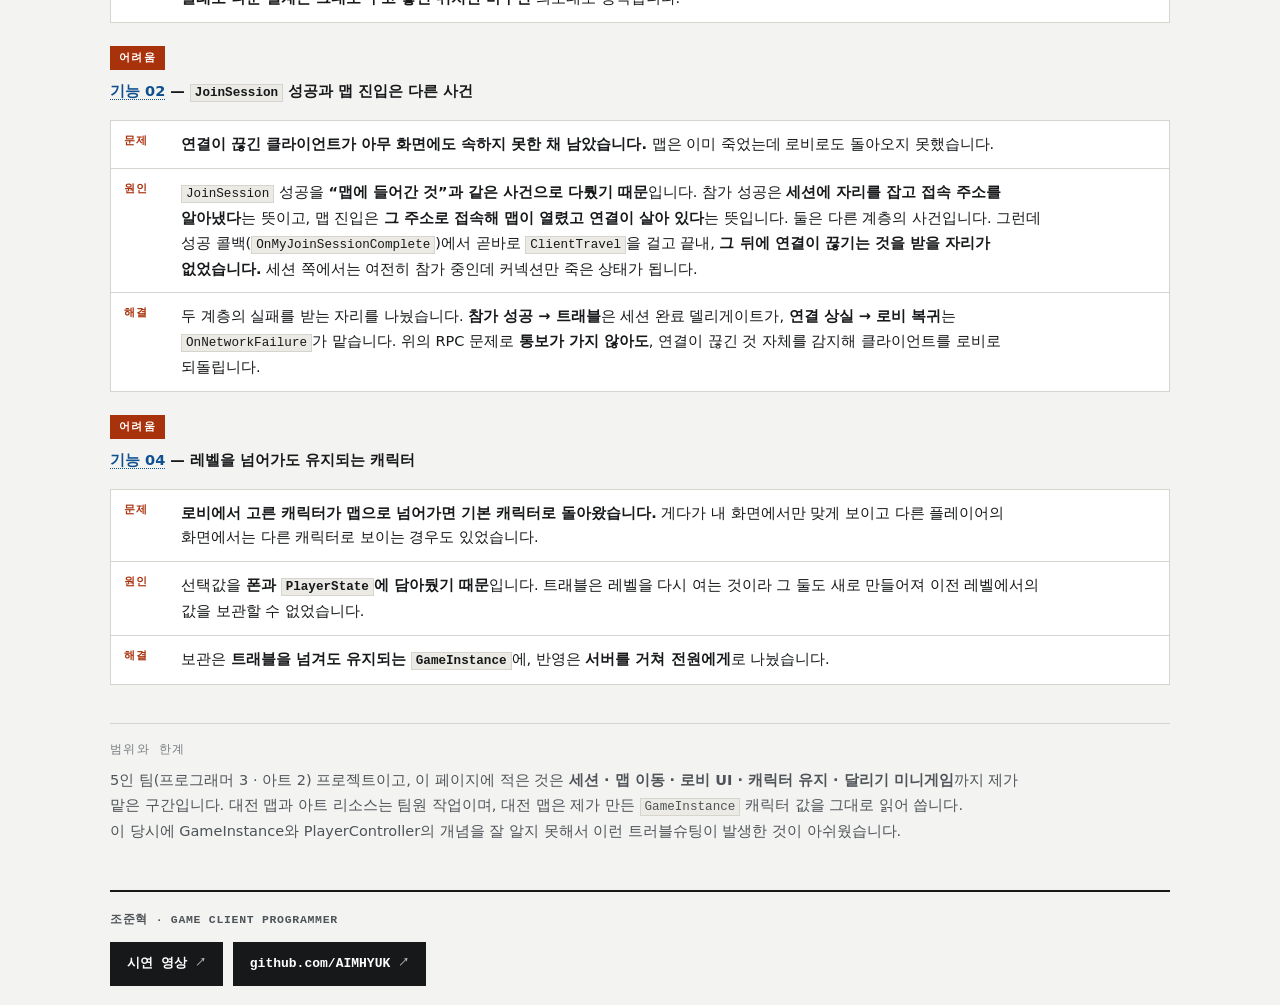
<file: projects/kingsejong.html>
<!doctype html>
<html lang="ko"><head>
<meta charset="utf-8">
<meta name="viewport" content="width=device-width, initial-scale=1">
<title>프로젝트 세종대왕 — 조준혁 포트폴리오</title>
<link rel="stylesheet" href="../assets/portfolio.css">
</head>
<body>

<a class="skip" href="#main">본문으로</a>

<div class="top">
  <div class="wrap top-in">
    <a href="../index.html">← 조준혁 포트폴리오</a>
    <span class="r">UNREAL ENGINE 5 · C++ · ONLINESUBSYSTEM ·
      <a href="https://github.com/AIMHYUK" target="_blank" rel="noreferrer">github.com/AIMHYUK</a></span>
  </div>
</div>

<main class="wrap" id="main">

  <!-- ══════ 프로젝트 개요 ══════ -->
  <header class="ph">
    <h1>프로젝트 세종대왕</h1>
    <p class="sub">한옥 마을에서 여럿이 모여 노는 <b>멀티플레이 미니게임 모음</b>입니다.
    <br><b>방을 만들고 찾아 들어가는 세션 기능</b>과 <b>달리기 미니게임</b>을 맡았습니다.</p>

    <dl class="facts">
      <div><dt>장르</dt><dd>멀티플레이 미니게임</dd></div>
      <div><dt>엔진 · 언어</dt><dd>Unreal Engine 5 · C++ · Blueprint</dd></div>
      <div><dt>규모</dt><dd>5인 팀(프로그래머 3인 , 아트 2인)</dd></div>
      <div><dt>담당</dt><dd>세션 · 트래블 · 로비 UI · 캐릭터 선택 · 달리기 게임</dd></div>
    </dl>

    <div class="about">
      <div>
        <h2>어떤 게임인가</h2>
        <p>플레이어가 로비에 접속한 후  <b>달리기 초성 퀴즈 · 발음 대전 · OX퀴즈</b> 세 종류의
        맵 중 하나를 골라 멀티 플레이를 즐길 수 있습니다.</p>
        <p>제 담당은 <b>키를 연타하여 달리고 완주 순서대로 초성 퀴즈를 맞히는 미니게임</b>과
      <b>세션 기능</b>(방 만들기 · 찾기 · 들어가기)입니다.</p>
        <p></p>
      </div>
      <figure>
        <img src="../assets/images/kingsejong/running.png" alt="한옥 배경 맵에서 캐릭터가 달리는 게임 화면">
        <figcaption>달리기 경주 맵. 로비에서 이 화면까지가 제 담당 구간입니다.</figcaption>
      </figure>
    </div>
  </header>

  <!-- ══════ 기능 01 ══════ -->
  <section class="feat" id="f1">
    <div class="feat-h">
      <span class="no">기능 01</span>
      <h2>세션 생성 · 검색 · 참가</h2>
      <p class="one">개발 중에는 LAN으로, Steam 환경에서는 Steam 세션으로 동작합니다.</p>
    </div>

    <div class="part p-impl">
      <h3>구현</h3>
      <ul>
        <li>세션을 다루는 창구(<code>IOnlineSessionInterface</code>)를 <code>UJJH_GameInstance</code>에 들고,
        생성 · 검색 · 참가 · 파괴가 <b>끝났을 때 불릴 함수</b>(완료 델리게이트)를 미리 걸어 뒀습니다.
        온라인 요청은 결과가 나중에 오므로 <b>기다리는 대신 콜백으로 받습니다.</b></li>
        <li><code>Category</code>, <code>Room_Name</code>, <code>Host_Name</code>, 최대 인원을
        <b>세션 설정값</b>(<b>방 목록에 같이 실려 나가는 값</b>)으로 등록하고,
        검색 결과에서 읽어 로비에 뿌릴 <code>roomInfo</code> 구조체로 옮겨 담습니다.</li>
        <li>LAN이냐 Steam이냐는 <b>지금 켜져 있는 온라인 서브시스템의 이름</b>으로 판정합니다 -
        <code>bIsLANMatch = GetSubsystemName() == "NULL"</code>.
        덕분에 <b>같은 코드가</b> 개발 중에는 LAN, Steam 빌드에서는 Steam 세션으로 돕니다.</li>
      </ul>
    </div>

    <div class="part p-shot">
      <h3>화면</h3>
      <div class="shots two">
        <figure>
          <img src="../assets/images/kingsejong/session-empty.png" alt="달리기 경주 로비 화면. 세션 목록이 비어 있고 방 만들기·방 들어가기·새로고침 버튼이 있다">
          <figcaption><b>사진 1 — 검색 전</b>목록이 비어 있는 상태.</figcaption>
        </figure>
        <figure>
          <img src="../assets/images/kingsejong/session-found.png" alt="검색 결과로 세션 한 건이 표시된 화면. 호스트명 qwer1234, 방 이름 My Session Game, 인원 1/2, 핑 387">
          <figcaption><b>사진 2 — 검색 결과</b> <b>호스트명 · 방 이름 · 인원 1/2 · 핑 387</b> </figcaption>
        </figure>
      </div>
    </div>

    <div class="part p-result">
      <h3>성과</h3>
      <div class="res">
        <span>LAN · Steam 자동 판정</span>
        <span>한글 방 이름 정상 표시</span>
        <span class="n">카테고리 3종을 세션 구조 하나로 통합</span>
      </div>
    </div>
    <div class="part p-next">
      <h3>이어서</h3>
      <a href="JJH_OnlineSubsystem_Visualization.html">세션 라이프사이클 · RPC 흐름 시각화</a>
      <span class="why">생성 · 검색 · 참가 · 트래블이 어떤 순서로 오가는지 단계별로 따라가는 페이지입니다.</span>
    </div>
      <div class="tnote">
      <b>이 기능에서 막힌 것</b>
      <a href="#t1">세션 생성 · 검색 · 참가</a>
    </div>

  </section>

  <!-- ══════ 기능 02 ══════ -->
  <section class="feat" id="f2">
    <div class="feat-h">
      <span class="no">기능 02</span>
      <h2>맵 진입과 로비 복귀</h2>
      <p class="one"></p>
    </div>

    <div class="part p-impl">
      <h3>구현</h3>
      <ul>
        <li>방을 만든 사람(호스트)은 세션 생성에 성공하면 <code>ServerTravel</code>로
        <b>자기 자신이 서버 역할까지 겸하는</b> listen server를 엽니다.
        카테고리에 따라 <code>Run</code> / <code>Battle</code> / <code>Talk</code> 맵으로 갈립니다.</li>
        <li>들어가는 쪽은 <code>JoinSession</code> 결과에서
        <code>GetResolvedConnectString</code>으로 <b>실제 접속 주소를 받아</b>
        <code>ClientTravel</code>로 그 주소에 접속합니다.</li>
        <li>방을 나가는 처리는 <b>보내는 방향에 따라 셋으로 나눴습니다</b> —
        서버 RPC(<b>나 → 서버</b>) · Multicast(<b>서버 → 전원</b>) · Client RPC(<b>서버 → 한 명</b>).
        <b>다만 이 셋을 <code>GameInstance</code>에 달아 실제로는 네트워크를 타지 못했습니다.</b>
        아래 트러블슈팅에 적었습니다.</li>
      </ul>
    </div>

    <div class="part p-shot">
      <h3>화면</h3>
      <div class="shots">
        <figure>
          <img src="../assets/images/kingsejong/map-entered.png" alt="세션 참가 후 이동한 게임 맵. 성벽 사이 트랙에 캐릭터가 서 있다">
          <figcaption><b>맵 진입 완료</b>로비에서 이 화면까지 도달하면 흐름이 끝납니다. 앞의 검색 화면과 같은 실행에서 이어진 장면입니다.</figcaption>
        </figure>
      </div>
    </div>

    <div class="part p-result">
      <h3>성과</h3>
      <div class="res">
        <span>호스트 이탈 시 클라이언트 고립 제거</span>
        <span class="n">실패 지점을 단계별로 추적 가능</span>
      </div>
    </div>
      <div class="tnote">
      <b>이 기능에서 막힌 것</b>
      <a href="#t2">맵 진입과 로비 복귀</a>
    </div>

  </section>

  <!-- ══════ 기능 03 ══════ -->
  <section class="feat" id="f3">
    <div class="feat-h">
      <span class="no">기능 03</span>
      <h2>로비 UI와 캐릭터 선택</h2>
      <p class="one">방 만들기 · 방 찾기 · 캐릭터 선택을 한 위젯 안에서 전환합니다.</p>
    </div>

    <div class="part p-impl">
      <h3>구현</h3>
      <ul>
        <li>화면을 따로 띄우지 않고 <code>WidgetSwitcher</code>로
        방 만들기 · 방 찾기 · 캐릭터 선택을 전환합니다.</li>
        <li>슬라이더로 최대 인원을 움직이면 그 값이 <b>세션을 만들 때 쓰는 값과 화면 글자에 동시에</b> 반영됩니다.</li>
        <li>검색이 끝나면 결과 배열을 받아 <b>찾은 방 개수만큼 슬롯 위젯을 그 자리에서 만들어</b> 목록에 넣습니다.</li>
      </ul>
    </div>

    <div class="part p-shot">
      <h3>화면</h3>
      <div class="shots two">
        <figure>
          <img src="../assets/images/kingsejong/lobbyui1.png" alt="방 만들기 화면. 카테고리 선택과 인원 설정">
          <figcaption><b>사진 1 — 방 만들기</b>카테고리와 최대 인원을 정합니다. 이 값이 그대로 세션 광고 설정값이 됩니다.</figcaption>
        </figure>
        <figure>
          <img src="../assets/images/kingsejong/lobbyui2.png" alt="방 찾기 화면. 검색된 세션 목록">
          <figcaption><b>사진 2 — 방 찾기</b>검색 결과마다 슬롯 위젯이 하나씩 만들어집니다.</figcaption>
        </figure>
      </div>
      <div class="shots two" style="margin-top:12px">
        <figure>
          <img src="../assets/images/kingsejong/characterChange1.png" alt="캐릭터 선택 화면의 첫 번째 캐릭터 미리보기">
          <figcaption><b>사진 3 — 캐릭터 선택</b>선택한 캐릭터가 미리보기에 반영됩니다.</figcaption>
        </figure>
        <figure>
          <img src="../assets/images/kingsejong/characterChange2.png" alt="캐릭터를 바꿨을 때의 미리보기">
          <figcaption><b>사진 4 — 변경 후</b>같은 화면에서 다른 캐릭터로 전환한 상태입니다.</figcaption>
        </figure>
      </div>
    </div>

    <div class="part p-result">
      <h3>성과</h3>
      <div class="res">
        <span class="n">잘못된 참가 요청 사전 차단</span>
        <span class="n">검색 결과 수만큼 슬롯 동적 생성</span>
      </div>
    </div>
  </section>

<!-- ══════ 기능 04 ══════ -->
  <section class="feat" id="f4">
    <div class="feat-h">
      <span class="no">기능 04</span>
      <h2>레벨을 넘어가도 유지되는 캐릭터</h2>
      <p class="one">로비에서 고른 캐릭터가 달리기 맵까지, 그리고 다른 플레이어의 화면에도 그대로 따라옵니다.</p>
    </div>

    <div class="part p-impl">
      <h3>구현</h3>
      <ul>
        <li>캐릭터 선택 위젯에서 고른 <b>인덱스</b>를 <code>UJJH_GameInstance</code>에 보관합니다.
        <code>GameInstance</code>는 게임이 끝날 때까지 살아남기에, 로비에서 고른 값이 달리기 맵까지 따라옵니다.</li>
        <li>새 맵에서 캐릭터가 <code>BeginPlay</code>할 때 <b>자기 것만</b> 서버 RPC(<code>ServerChangeMesh</code>)로
        인덱스를 올려보냅니다. 서버는 그 값을 <b>복제 프로퍼티</b>
        (<b>서버가 바꾸면 전원에게 자동으로 퍼지는 변수</b>)에 담고, Multicast로 모두에게 같은 외형을 입힙니다.</li>
        <li>남의 폰은 이미 복제돼 있는 인덱스를 읽어 그대로 적용합니다.
        각자 자기 것만 보고하고 반영은 서버가 하므로, <b>누가 먼저 들어왔는지와 무관하게</b> 같은 결과가 됩니다.</li>
        <li>팀원이 만든 <b>대전 맵도 같은 <code>GameInstance</code> 값을 읽어</b> 캐릭터를 적용합니다.</li>
      </ul>
    </div>

    <div class="part p-shot">
      <h3>화면</h3>
      <figure>
        <pre class="logbox"><span class="c">// 레벨 이동 경계에서 무엇이 살아남는가</span>
                        ServerTravel / ClientTravel
   로비 레벨  ───────────────────┼───────────────────▶  달리기 레벨

   Pawn                    <span class="bad">✕</span> 새로 생성            Pawn
   PlayerController        <span class="bad">✕</span> 새로 생성            PlayerController
   PlayerState             <span class="bad">✕</span> 새로 생성   <span class="c">← 첫 시도가 여기서 실패</span>
   GameInstance            <span class="hi">● 그대로 유지</span>         GameInstance
                             └ <span class="hi">CharacterMeshIndex</span> 생존

<span class="c">// 새 맵에서 다시 입히는 순서</span>
   내 폰 BeginPlay
     └ 로컬 폰만 → ServerChangeMesh(GameInstance의 인덱스)
          └ 서버 → 복제 프로퍼티에 기록 → Multicast
               └ <span class="ok">전원</span> → CharacterList[인덱스]로 메시 교체

   남의 폰 BeginPlay
     └ 이미 복제된 인덱스를 읽어 그대로 적용</pre>
        <figcaption class="logcap"><b>읽는 법</b>선택값을 어디에 두느냐가 전부입니다.
        폰이나 PlayerState에 두면 트래블에서 같이 사라지고, <code>GameInstance</code>에 두면 남습니다.</figcaption>
      </figure>

      <div class="shots two" style="margin-top:12px">
        <figure>
          <img src="../assets/images/kingsejong/character-persist-select.webp" alt="로비의 캐릭터 선택 화면. 한옥 대문 앞에 교복 차림 캐릭터가 서 있고 좌우 화살표와 선택 버튼이 있다">
          <figcaption><b>사진 1 — 로비에서 고른 캐릭터</b>이 화면에서 정해지는 것은 <b>인덱스 하나</b>뿐입니다. 그 값만 <code>GameInstance</code>로 넘어갑니다.</figcaption>
        </figure>
        <figure>
          <img src="../assets/images/kingsejong/character-persist-run.webp" alt="트래블로 넘어온 인게임 맵. 한옥 안뜰을 달리는 캐릭터의 뒷모습이 로비에서 고른 교복 차림 그대로다">
          <figcaption><b>사진 2 — 트래블 뒤 인게임 맵</b>레벨이 바뀌어 폰이 새로 만들어졌는데도 같은 교복 캐릭터입니다. 살아남은 인덱스를 <code>BeginPlay</code>에서 다시 입힌 결과입니다.</figcaption>
        </figure>
      </div>
    </div>

    <div class="part p-result">
      <h3>성과</h3>
      <div class="res">
        <span>선택한 캐릭터가 맵 이동 후에도 유지</span>
        <span>모든 클라이언트 화면에서 동일하게 표시</span>
        <span class="n">같은 값을 대전 맵에서도 재사용 — 선택 화면은 하나</span>
      </div>
    </div>
      <div class="tnote">
      <b>이 기능에서 막힌 것</b>
      <a href="#t3">레벨을 넘어가도 유지되는 캐릭터</a>
    </div>

  </section>

  <!-- ══════ 기능 05 ══════ -->
  <section class="feat" id="f5">
    <div class="feat-h">
      <span class="no">기능 05</span>
      <h2>달리기 + 초성 퀴즈 게임</h2>
      <p class="one">결승선에 들어온 순서가 그대로 정답을 맞힐 순서가 됩니다. 순위 시스템이 따로 없습니다.</p>
    </div>

    <div class="part p-impl">
      <h3>구현</h3>
      <ul>
        <li>문제는 <code>DataTable</code>(<b>엑셀 표처럼 생긴 데이터 시트</b>)의 한 행
        (<b>단어 · 뜻 · 초성</b>)을 무작위로 뽑아 Multicast로 <b>전원에게 같은 문제</b>를 내려보냅니다.
        화면에는 뜻과 초성만 뜨고 <b>정답 단어는 서버만 압니다.</b></li>
        <li>결승선 판정은 <b>서버에서만</b> 합니다. 결승선 액터의 오버랩을 서버가 받아
        게임모드의 <b>통과 순서 배열</b>에 넣습니다. 이 배열이 곧 뒤의 정답 순서가 됩니다.</li>
        <li>1등이 들어오면 나머지 화면에 <b>5초 카운트다운</b>이 뜨고, 끝나면 못 들어온 사람은
        패배 모션과 함께 입력이 잠깁니다.</li>
        <li>정답 차례는 통과 순서대로 넘어갑니다 — <b>오답이면 다음 순위로, 정답이면 전원 종료 화면</b>.</li>
        <li>차례가 아닌 사람은 입력자 시점으로 <b>관전</b>하고,
        <b>입력 중인 글자가 실시간으로 모두의 화면에 보입니다.</b>
        입력자의 텍스트를 서버로 올려 서버가 전원에게 다시 뿌리는 방식입니다.</li>
      </ul>
    </div>

    <div class="part p-shot">
      <h3>화면</h3>
      <figure>
        <pre class="logbox"><span class="c">// 달린 순서가 그대로 정답 입력 순서가 된다</span>

   정원(3인) 도착 ──▶ 3초 뒤 문제 공개 (뜻 + 초성) ──▶ 입력 허가

   <span class="hi">1등</span> 결승 통과 ─┬─ 나머지 전원 화면에 5초 카운트다운
                   └─ 승리 모션

   카운트 종료 ─────▶ 못 들어온 사람: 패배 모션 · 입력 차단

   정답 차례:  <span class="hi">1등</span> ──오답──▶ <span class="hi">2등</span> ──오답──▶ <span class="hi">3등</span> ──오답──▶ 종료
                │
              <span class="ok">정답</span> ──▶ 전원 종료 위젯

   차례가 아닌 사람: 입력자 시점으로 관전 + 입력 중인 글자를 그대로 봄</pre>
        <figcaption class="logcap"><b>읽는 법</b>달리기의 등수를 따로 계산하지 않습니다.
        결승선을 통과한 순서로 쌓인 배열 하나가 <b>승리 판정 · 정답 순서 · 관전 대상</b>을 전부 결정합니다.</figcaption>
      </figure>

      <div class="shots" style="margin-top:12px">
        <figure>
          <img src="../assets/images/kingsejong/quiz-question.webp" alt="초성 퀴즈 진행 화면. 한옥 안뜰 위 두루마리에 초성 ㄱㅂ과 뜻풀이가 떠 있고 그 아래 현판에 입력 중인 글자 개개가 보인다. 훈장 NPC 앞에 플레이어 캐릭터 둘이 서 있다">
          <figcaption><b>문제 공개 화면</b>두루마리에 <b>초성과 뜻</b>이 뜨고, 아래 현판에는
          <b>입력 중인 글자가 실시간으로</b> 나타납니다. 카메라가 입력자를 비추므로
          <b>이 화면은 모든 클라이언트가 똑같이 봅니다.</b></figcaption>
        </figure>
      </div>
    </div>

    <div class="part p-result">
      <h3>성과</h3>
      <div class="res">
        <span>순위 시스템 없이 통과 순서 배열 하나로 진행 전체를 결정</span>
        <span>정원 도착 후 시작 — 문제 못 받고 시작하는 경우 제거</span>
        <span class="n">관전자도 입력 중인 글자를 실시간으로 확인</span>
      </div>
    </div>
  </section>


  <!-- ══════ 트러블슈팅 ══════ -->
  <section class="feat" id="trouble">
    <div class="feat-h">
      <span class="no"></span>
      <h2>트러블슈팅</h2>
      <p class="one">막혔던 지점을 <b>문제 · 원인 · 해결</b> 순으로 적었습니다.</p>
    </div>

    <div class="part p-trouble" id="t1">
      <h3>어려움</h3>
      <p><b><a class="flink" href="#f1">기능 01</a> — 세션 생성 · 검색 · 참가</b></p>
      <dl class="tbl">
        <div><dt>문제</dt><dd><b>한글로 지은 방 이름이 Steam 세션에서 제대로 들어오지 않았습니다.</b> 로컬 LAN에서는 멀쩡한데 Steam을 거치면 검색 결과의 방 이름이 깨졌습니다.</dd></div>
        <div><dt>원인</dt><dd>세션 광고 설정값은 Steam 서버를 거쳐 저장·전달됩니다. 그 경로에서 비ASCII 문자열이 안정적으로 보존된다는 보장이 없습니다.</dd></div>
        <div><dt>해결</dt><dd>방 이름을 <b>Base64로 인코딩해 등록</b>하고, 검색 결과를 표시할 때 디코딩하도록 바꿨습니다. 광고값에는 항상 ASCII만 올라가므로 경로와 무관하게 같은 문자열이 돌아옵니다.</dd></div>
      </dl>
    </div>

    <div class="part p-trouble" id="t2">
      <h3>어려움</h3>
      <p><b><a class="flink" href="#f2">기능 02</a> — 맵 진입과 로비 복귀</b></p>
      <dl class="tbl">
        <div><dt>문제</dt><dd><b>호스트가 방을 나가면 남은 사람에게 아무 통보도 가지 않았습니다.</b>
        나가는 본인은 로비로 잘 돌아오는데, 남은 사람들은 통보를 받는 게 아니라 연결이 끊겨 튕겼습니다.</dd></div>
        <div><dt>원인</dt><dd>세 RPC를 <b><code>UJJH_GameInstance</code>에 달았기 때문</b>입니다.
        <b>RPC는 액터에서만 네트워크를 탑니다.</b> 액터는 <code>Owner</code>를 타고
        <code>PlayerController</code> → <code>NetConnection</code>에 닿아 <strong>보낼 주소</strong>를 알고,
        <code>NetGUID</code>로 <strong>받는 쪽에서 같은 객체를 특정</strong>할 수 있습니다.
        <code>GameInstance</code>는 둘 다 없어 <code>Server</code>·<code>Client</code>·<code>NetMulticast</code>
        표시가 무시되고 <b>세 함수 모두 부른 자리에서 로컬 실행</b>됩니다. </dd></div>
        <div><dt>해결</dt><dd>RPC를 <code>GameInstance에서 PlayerController</code>로 옮기면 됩니다 —
        PC는 액터이고 각 플레이어와 1:1로 이어진 커넥션을 가지므로,
        <strong>세 갈래로 나눈 설계는 그대로 두고 놓인 위치만 바꾸면</strong> 의도대로 동작합니다.</dd></div>
      </dl>
    </div>

    <div class="part p-trouble" id="t2b">
      <h3>어려움</h3>
      <p><b><a class="flink" href="#f2">기능 02</a> — <code>JoinSession</code> 성공과 맵 진입은 다른 사건</b></p>
      <dl class="tbl">
        <div><dt>문제</dt><dd><b>연결이 끊긴 클라이언트가 아무 화면에도 속하지 못한 채 남았습니다.</b>
        맵은 이미 죽었는데 로비로도 돌아오지 못했습니다.</dd></div>
        <div><dt>원인</dt><dd><code>JoinSession</code> 성공을 <b>“맵에 들어간 것”과 같은 사건으로 다뤘기 때문</b>입니다.
        참가 성공은 <strong>세션에 자리를 잡고 접속 주소를 알아냈다</strong>는 뜻이고, 맵 진입은
        <strong>그 주소로 접속해 맵이 열렸고 연결이 살아 있다</strong>는 뜻입니다. 둘은 다른 계층의 사건입니다.
        그런데 성공 콜백(<code>OnMyJoinSessionComplete</code>)에서 곧바로 <code>ClientTravel</code>을 걸고 끝내,
        <b>그 뒤에 연결이 끊기는 것을 받을 자리가 없었습니다.</b>
        세션 쪽에서는 여전히 참가 중인데 커넥션만 죽은 상태가 됩니다.</dd></div>
        <div><dt>해결</dt><dd>두 계층의 실패를 받는 자리를 나눴습니다.
        <b>참가 성공 → 트래블</b>은 세션 완료 델리게이트가, <b>연결 상실 → 로비 복귀</b>는
        <code>OnNetworkFailure</code>가 맡습니다. 위의 RPC 문제로 <strong>통보가 가지 않아도</strong>,
        연결이 끊긴 것 자체를 감지해 클라이언트를 로비로 되돌립니다.</dd></div>
      </dl>
    </div>

    <div class="part p-trouble" id="t3">
      <h3>어려움</h3>
      <p><b><a class="flink" href="#f4">기능 04</a> — 레벨을 넘어가도 유지되는 캐릭터</b></p>
      <dl class="tbl">
        <div><dt>문제</dt><dd><b>로비에서 고른 캐릭터가 맵으로 넘어가면 기본 캐릭터로 돌아왔습니다.</b> 게다가 내 화면에서만 맞게 보이고 다른 플레이어의 화면에서는 다른 캐릭터로 보이는 경우도 있었습니다.</dd></div>
        <div><dt>원인</dt><dd>선택값을 <b>폰과 <code>PlayerState</code>에 담아뒀기 때문</b>입니다. 트래블은 레벨을 다시 여는 것이라 그 둘도 새로 만들어져 이전 레벨에서의 값을 보관할 수 없었습니다.</dd></div>
        <div><dt>해결</dt><dd>보관은 <b>트래블을 넘겨도 유지되는 <code>GameInstance</code></b>에, 반영은 <b>서버를 거쳐 전원에게</b>로 나눴습니다. </dd></div>
      </dl>
    </div>
  </section>

  <!-- ══════ 마무리 ══════ -->
  <div class="close">
    <h2>범위와 한계</h2>
    <p>5인 팀(프로그래머 3 · 아트 2) 프로젝트이고, 이 페이지에 적은 것은
    <b>세션 · 맵 이동 · 로비 UI · 캐릭터 유지 · 달리기 미니게임</b>까지 제가 맡은 구간입니다.
    대전 맵과 아트 리소스는 팀원 작업이며, 대전 맵은 제가 만든
    <code>GameInstance</code> 캐릭터 값을 그대로 읽어 씁니다.<br>
이 당시에 GameInstance와 PlayerController의 개념을 잘 알지 못해서 이런 트러블슈팅이 발생한 것이 아쉬웠습니다.</p>
  </div>

  <div class="foot">
    <span>조준혁 · GAME CLIENT PROGRAMMER</span>
    <a href="https://youtu.be/ybDS-EG7wro" target="_blank" rel="noreferrer">시연 영상</a>
    <a href="https://github.com/AIMHYUK" target="_blank" rel="noreferrer">github.com/AIMHYUK</a>
  </div>

</main>









</body></html>
</file>
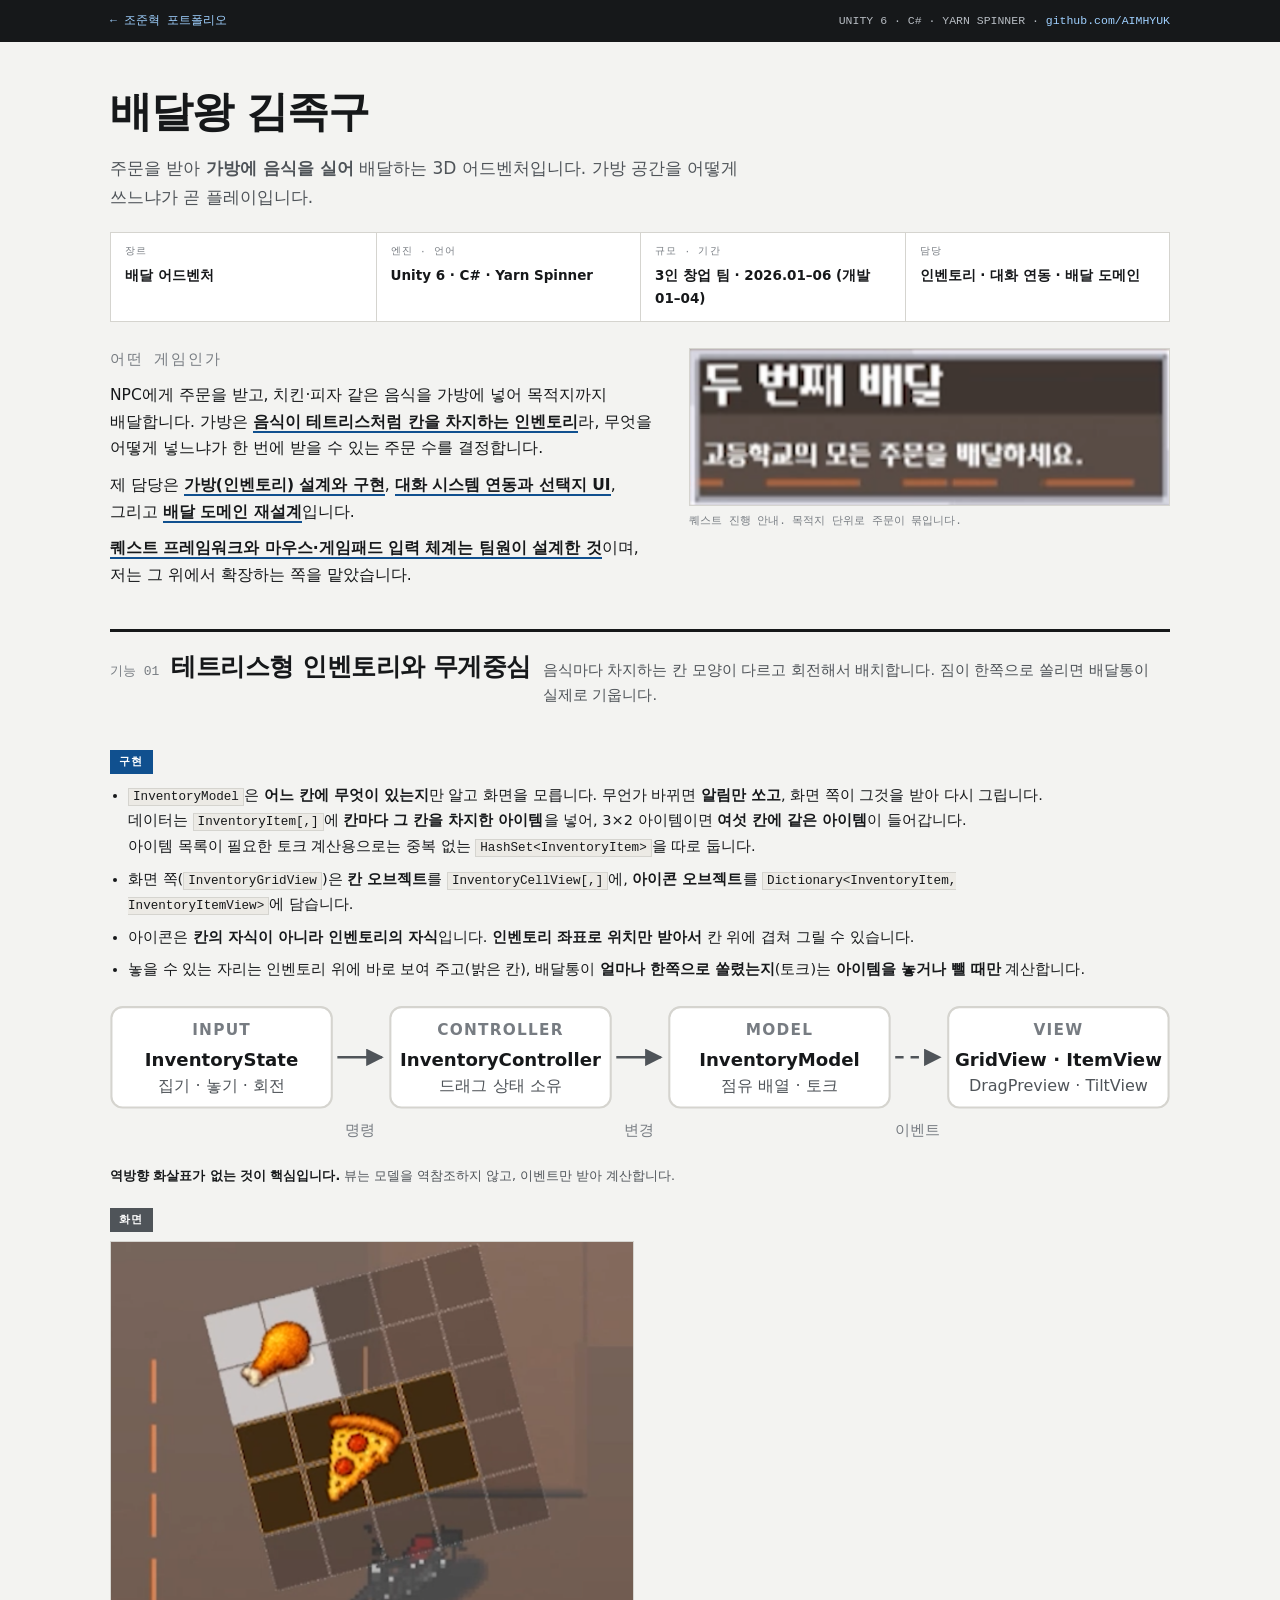
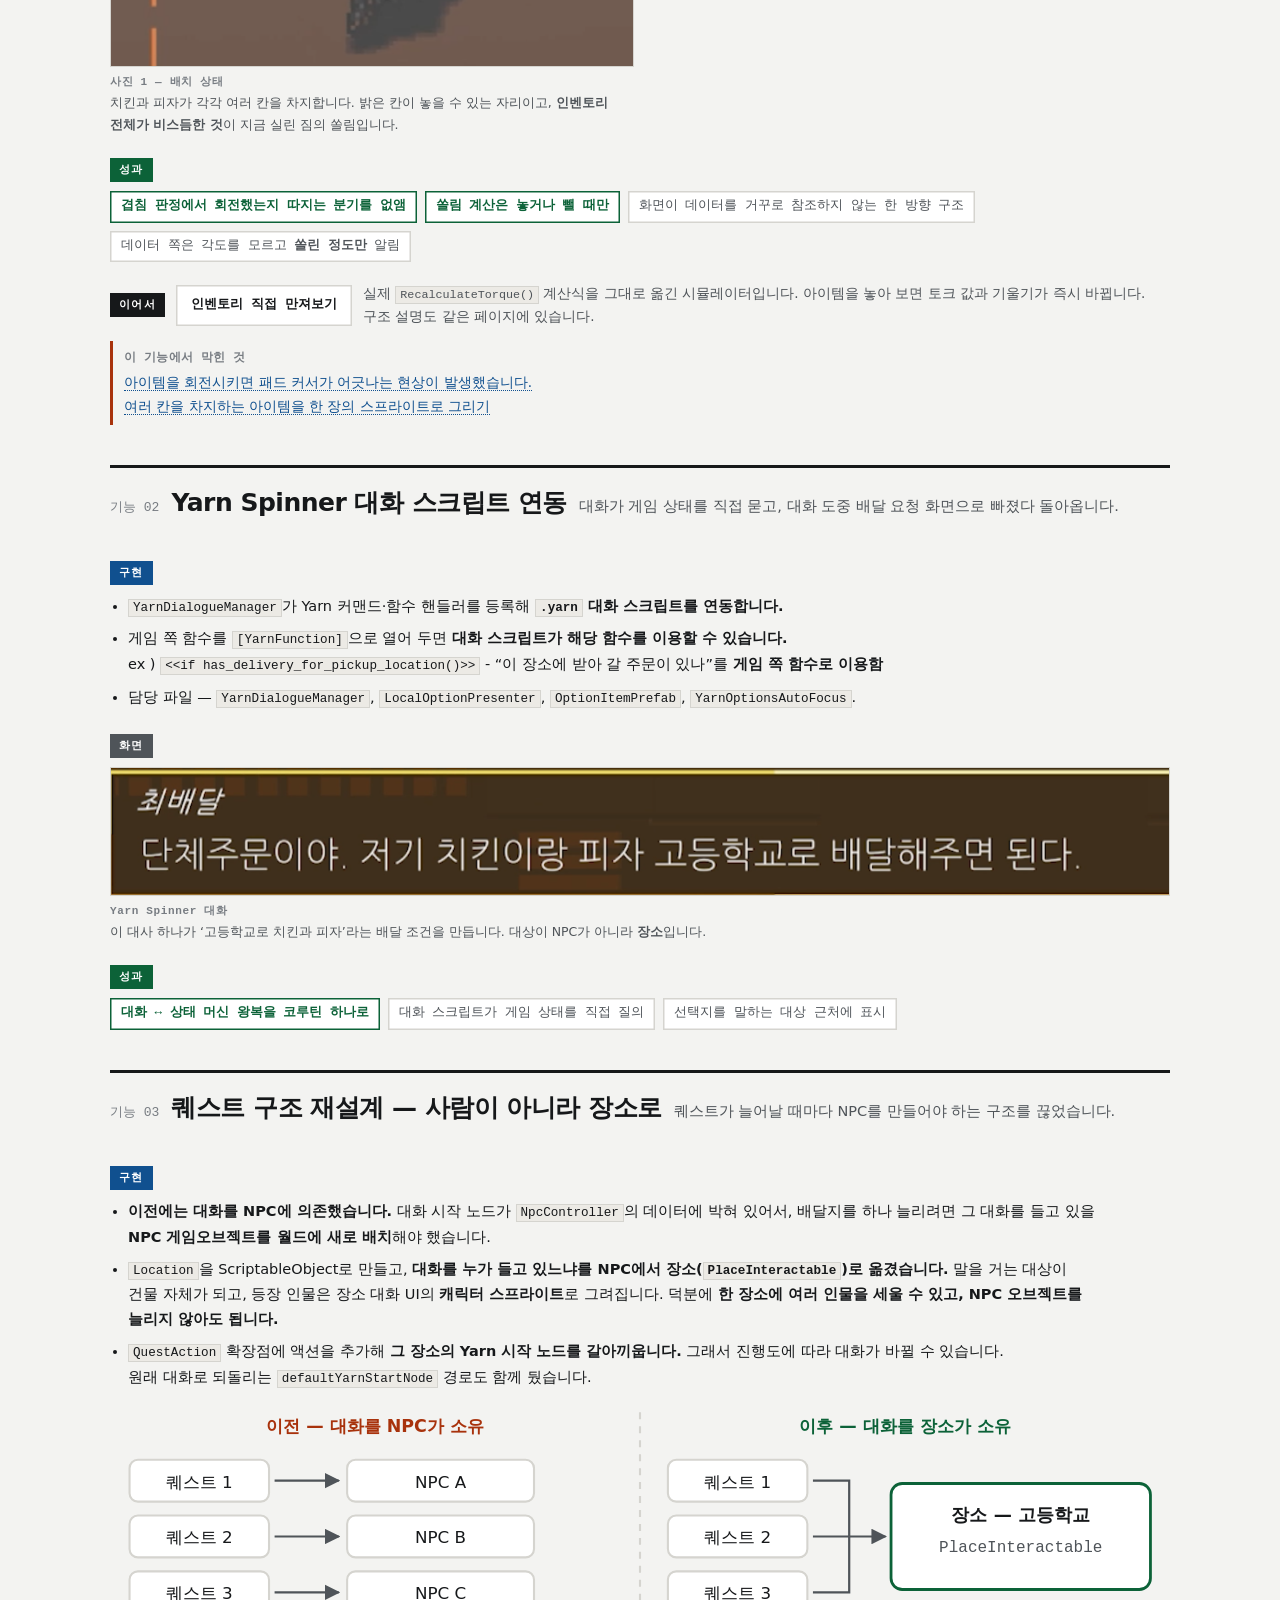
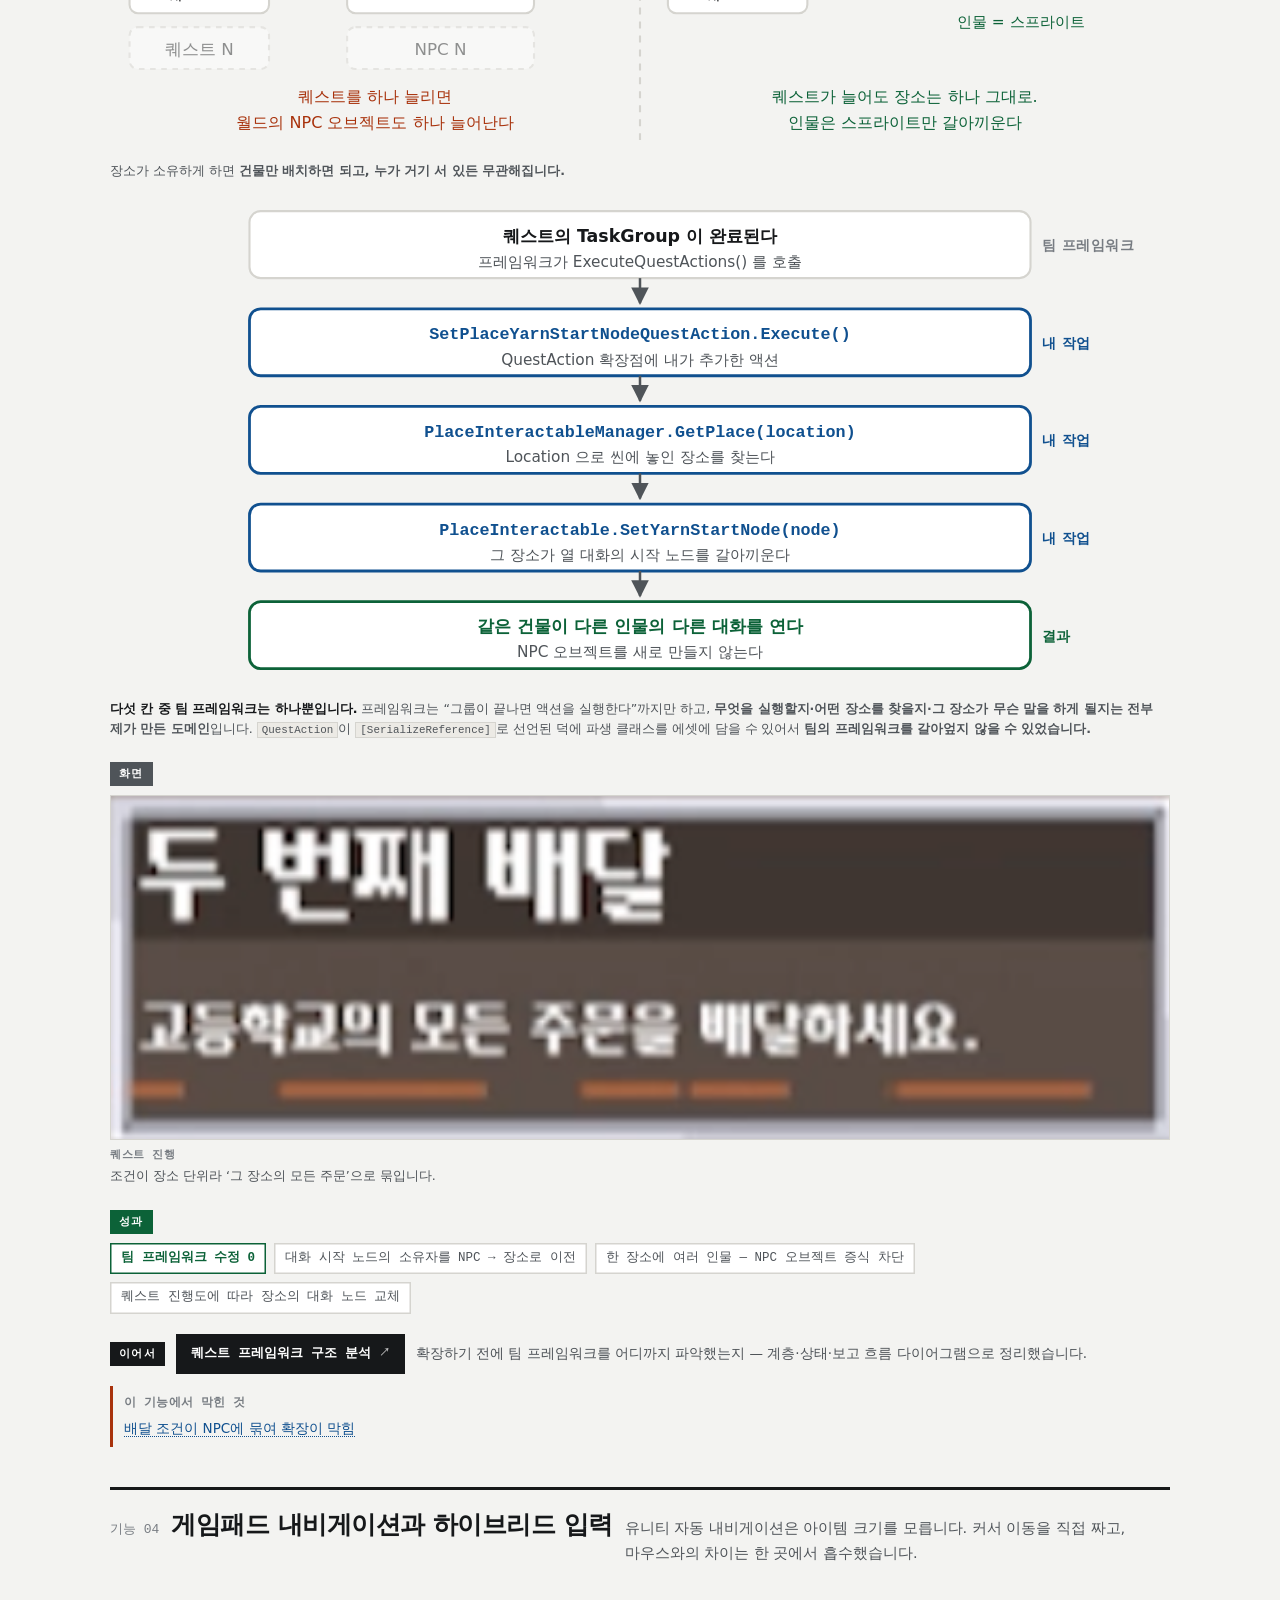
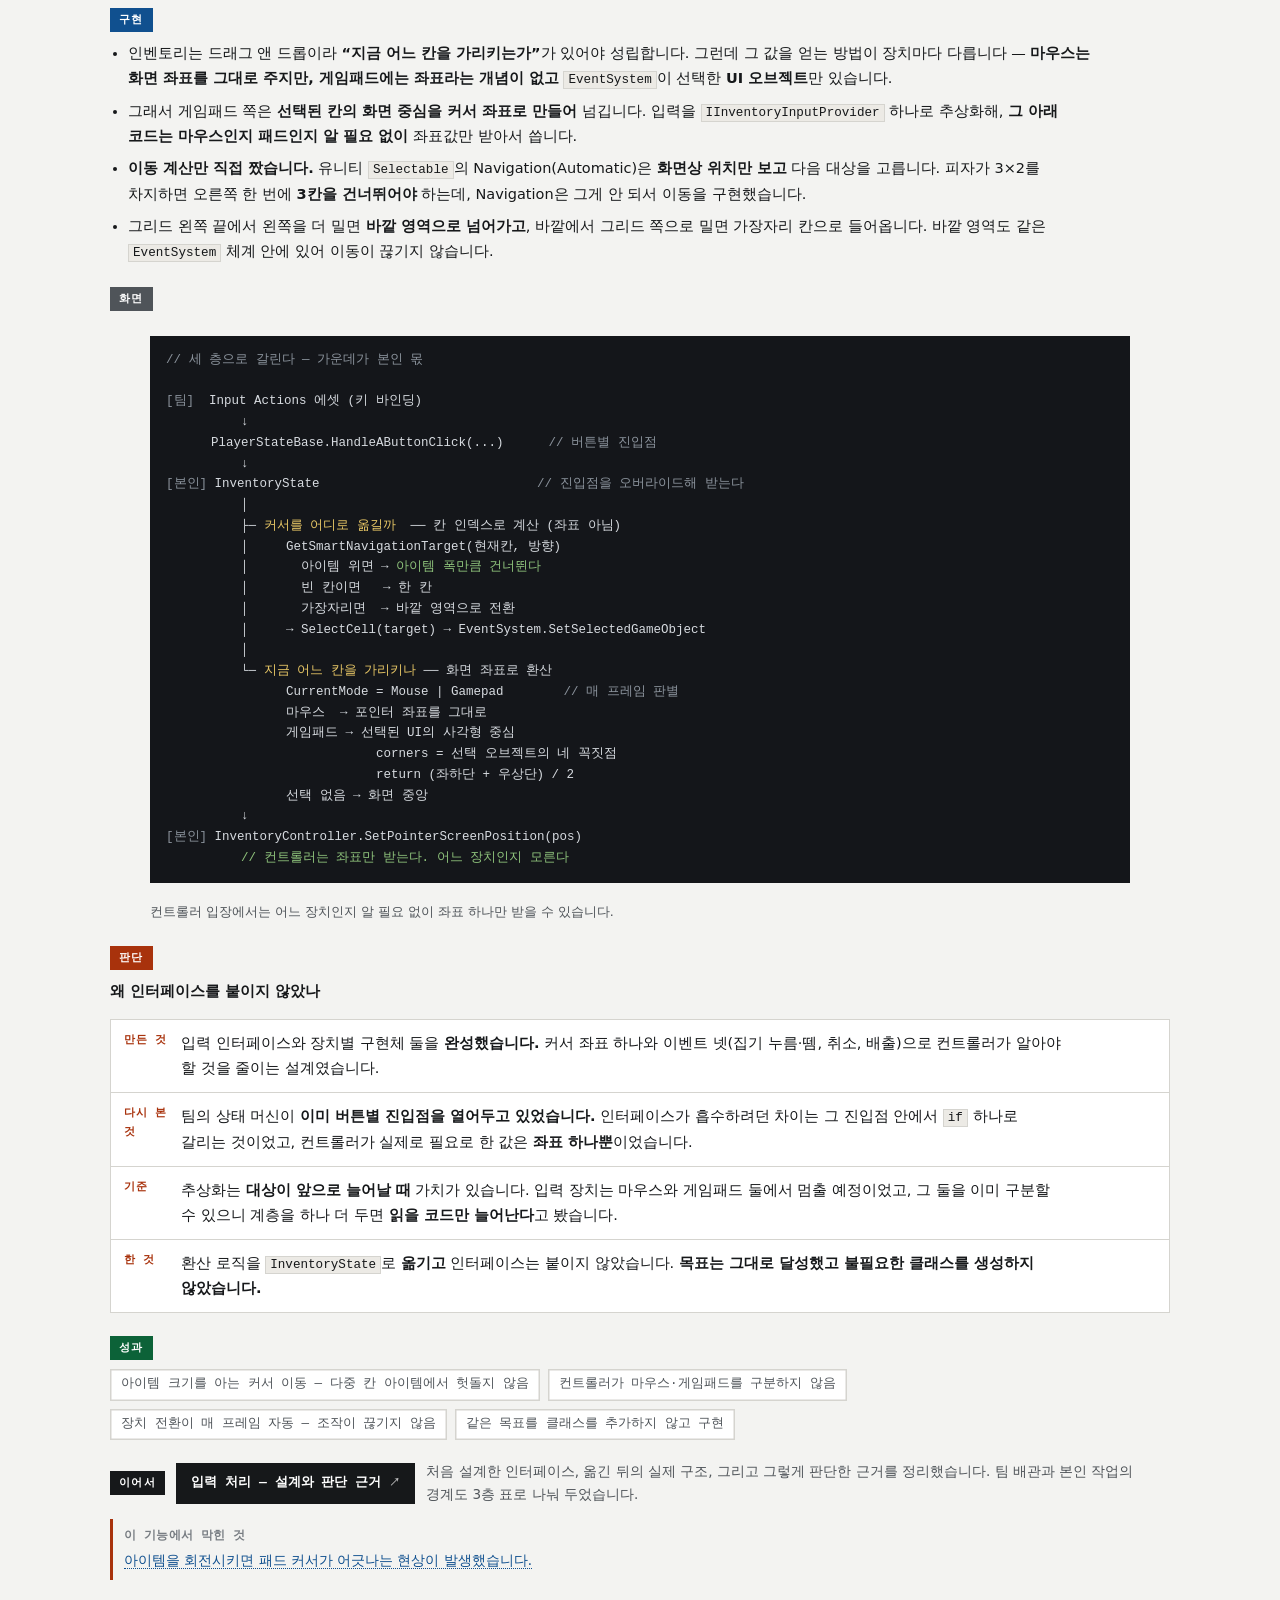
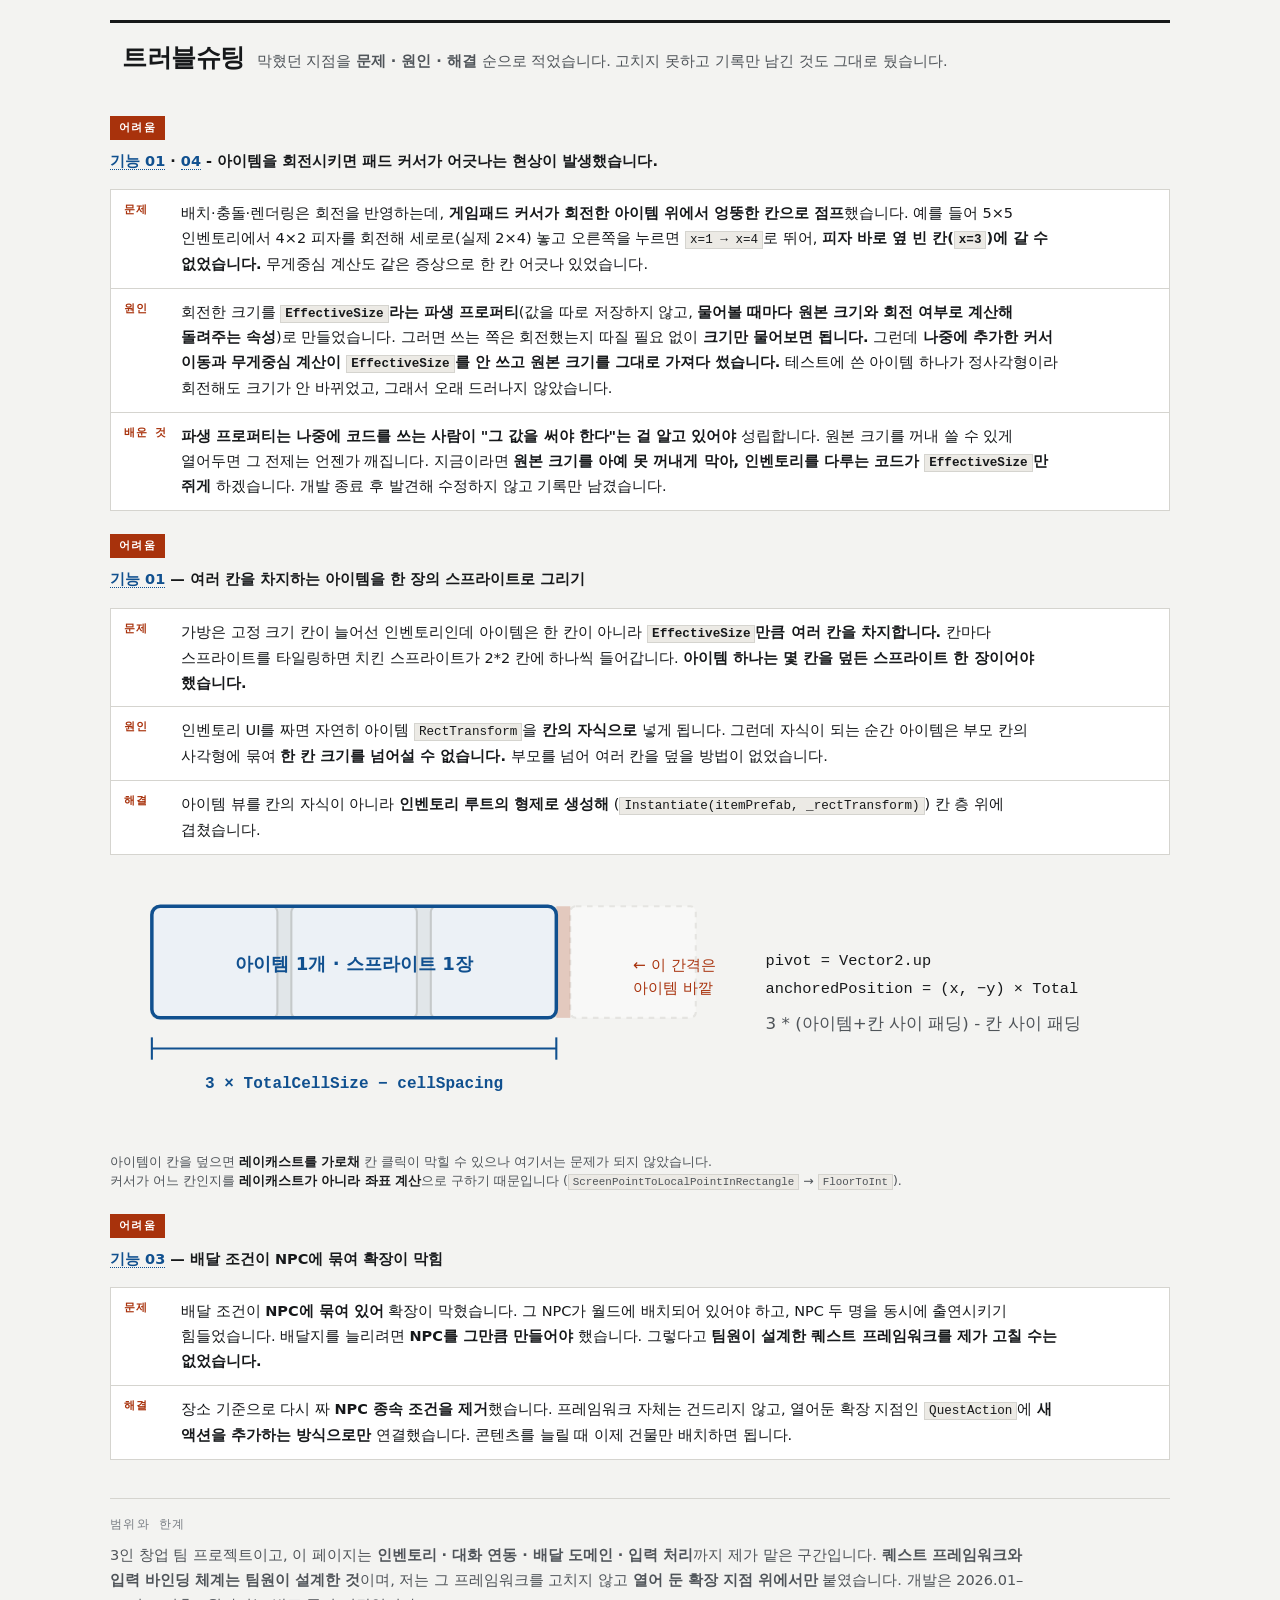
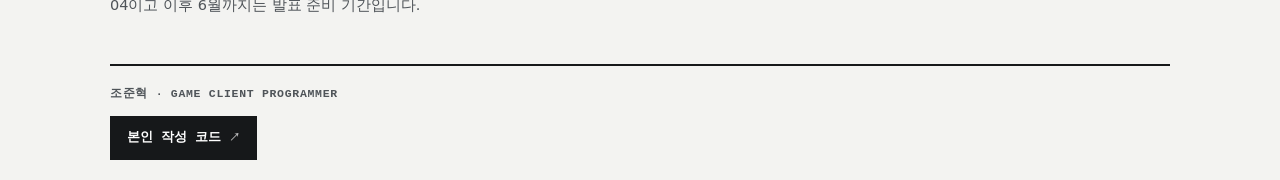
<file: projects/mdcalling.html>
<!doctype html>
<html lang="ko"><head>
<meta charset="utf-8">
<meta name="viewport" content="width=device-width, initial-scale=1">
<title>배달왕 김족구 — 조준혁 포트폴리오</title>
<link rel="stylesheet" href="../assets/portfolio.css">
<style>
  /* 이 페이지에만 쓰는 도표 — 전역 css 를 건드리지 않는다 */
  .dgm { margin: 14px 0 0; }
  .dgm svg { width: 100%; height: auto; display: block; }
  .dgm figcaption {
    margin-top: 8px; font-size: 12.5px; line-height: 1.55; color: var(--ink-2);
  }
  .dgm figcaption b { color: var(--ink); }
</style>
</head>
<body>

<a class="skip" href="#main">본문으로</a>

<div class="top">
  <div class="wrap top-in">
    <a href="../index.html">← 조준혁 포트폴리오</a>
    <span class="r">UNITY 6 · C# · YARN SPINNER ·
      <a href="https://github.com/AIMHYUK" target="_blank" rel="noreferrer">github.com/AIMHYUK</a></span>
  </div>
</div>

<main class="wrap" id="main">

  <!-- ══════ 프로젝트 개요 ══════ -->
  <header class="ph">
    <h1>배달왕 김족구</h1>
    <p class="sub">주문을 받아 <b>가방에 음식을 실어</b> 배달하는 3D 어드벤처입니다.
    가방 공간을 어떻게 쓰느냐가 곧 플레이입니다.</p>

    <dl class="facts">
      <div><dt>장르</dt><dd>배달 어드벤처</dd></div>
      <div><dt>엔진 · 언어</dt><dd>Unity 6 · C# · Yarn Spinner</dd></div>
      <div><dt>규모 · 기간</dt><dd>3인 창업 팀 · 2026.01–06 (개발 01–04)</dd></div>
      <div><dt>담당</dt><dd>인벤토리 · 대화 연동 · 배달 도메인</dd></div>
    </dl>

    <div class="about">
      <div>
        <h2>어떤 게임인가</h2>
        <p>NPC에게 주문을 받고, 치킨·피자 같은 음식을 가방에 넣어 목적지까지 배달합니다.
        가방은 <b>음식이 테트리스처럼 칸을 차지하는 인벤토리</b>라, 무엇을 어떻게 넣느냐가 한 번에 받을 수 있는
        주문 수를 결정합니다.</p>
        <p>제 담당은 <b>가방(인벤토리) 설계와 구현</b>, <b>대화 시스템 연동과 선택지 UI</b>,
        그리고 <b>배달 도메인 재설계</b>입니다.</p>
        <p><b>퀘스트 프레임워크와 마우스·게임패드 입력 체계는 팀원이 설계한 것</b>이며,
        저는 그 위에서 확장하는 쪽을 맡았습니다. </p>
      </div>
      <figure>
        <img src="../assets/images/mdcalling/quest-title.png" alt="두 번째 배달 — 고등학교의 모든 주문을 배달하세요 퀘스트 안내">
        <figcaption>퀘스트 진행 안내. 목적지 단위로 주문이 묶입니다.</figcaption>
      </figure>
    </div>
  </header>

  <!-- ══════ 기능 01 ══════ -->
  <section class="feat" id="f1">
    <div class="feat-h">
      <span class="no">기능 01</span>
      <h2>테트리스형 인벤토리와 무게중심</h2>
      <p class="one">음식마다 차지하는 칸 모양이 다르고 회전해서 배치합니다.
      짐이 한쪽으로 쏠리면 배달통이 실제로 기웁니다.</p>
    </div>

    <div class="part p-impl">
      <h3>구현</h3>
      <ul>
        <li><code>InventoryModel</code>은
        <b>어느 칸에 무엇이 있는지</b>만 알고 화면을 모릅니다.
        무언가 바뀌면 <b>알림만 쏘고</b>, 화면 쪽이 그것을 받아 다시 그립니다.<br>
        데이터는 <code>InventoryItem[,]</code>에 <b>칸마다 그 칸을 차지한 아이템</b>을 넣어,
        3×2 아이템이면 <b>여섯 칸에 같은 아이템</b>이 들어갑니다.<br>
        아이템 목록이 필요한 토크 계산용으로는 중복 없는
        <code>HashSet&lt;InventoryItem&gt;</code>을 따로 둡니다.</li>
        <li>화면 쪽(<code>InventoryGridView</code>)은 <b>칸 오브젝트</b>를
        <code>InventoryCellView[,]</code>에, <b>아이콘 오브젝트</b>를
        <code>Dictionary&lt;InventoryItem, InventoryItemView&gt;</code>에 담습니다.
      </li>
        <li>아이콘은 <b>칸의 자식이 아니라 인벤토리의 자식</b>입니다.
 <b>인벤토리 좌표로 위치만 받아서</b> 칸 위에 겹쳐 그릴 수 있습니다. </li>
        <li>놓을 수 있는 자리는 인벤토리 위에 바로 보여 주고(밝은 칸),
        배달통이 <b>얼마나 한쪽으로 쏠렸는지</b>(토크)는 <b>아이템을 놓거나 뺄 때만</b> 계산합니다.</li>
      </ul>

      <figure class="dgm">
        <svg viewBox="0 0 760 116" role="img" aria-labelledby="mvc-t mvc-d">
          <title id="mvc-t">인벤토리 MVC 데이터 흐름</title>
          <desc id="mvc-d">입력이 컨트롤러를 거쳐 모델을 바꾸고, 모델은 이벤트로만 뷰에 알립니다. 뷰에서 모델로 되돌아가는 화살표는 없습니다.</desc>
          <defs>
            <marker id="mvc-ar" viewBox="0 0 10 10" refX="9" refY="5" markerWidth="7" markerHeight="7" orient="auto-start-reverse">
              <path d="M0,0 L10,5 L0,10 z" fill="#4f5459"></path>
            </marker>
          </defs>
          <g font-family="-apple-system, 'Malgun Gothic', system-ui, sans-serif" text-anchor="middle">
            <g fill="#ffffff" stroke="#d5d4cf" stroke-width="1.5">
              <rect x="1" y="8" width="158" height="72" rx="8"></rect>
              <rect x="201" y="8" width="158" height="72" rx="8"></rect>
              <rect x="401" y="8" width="158" height="72" rx="8"></rect>
              <rect x="601" y="8" width="158" height="72" rx="8"></rect>
            </g>
            <g font-size="11" font-weight="700" letter-spacing=".08em" fill="#777c82">
              <text x="80" y="28">INPUT</text>
              <text x="280" y="28">CONTROLLER</text>
              <text x="480" y="28">MODEL</text>
              <text x="680" y="28">VIEW</text>
            </g>
            <g font-size="13" font-weight="700" fill="#16181a">
              <text x="80" y="50">InventoryState</text>
              <text x="280" y="50">InventoryController</text>
              <text x="480" y="50">InventoryModel</text>
              <text x="680" y="50">GridView · ItemView</text>
            </g>
            <g font-size="11.5" fill="#4f5459">
              <text x="80" y="68">집기 · 놓기 · 회전</text>
              <text x="280" y="68">드래그 상태 소유</text>
              <text x="480" y="68">점유 배열 · 토크</text>
              <text x="680" y="68">DragPreview · TiltView</text>
            </g>
            <g stroke="#4f5459" stroke-width="1.8" marker-end="url(#mvc-ar)">
              <line x1="163" y1="44" x2="195" y2="44"></line>
              <line x1="363" y1="44" x2="395" y2="44"></line>
              <line x1="563" y1="44" x2="595" y2="44" stroke-dasharray="6 5"></line>
            </g>
            <g font-size="11" fill="#777c82">
              <text x="179" y="100">명령</text>
              <text x="379" y="100">변경</text>
              <text x="579" y="100">이벤트</text>
            </g>
          </g>
        </svg>
        <figcaption><b>역방향 화살표가 없는 것이 핵심입니다.</b> 뷰는 모델을 역참조하지 않고,
        이벤트만 받아 계산합니다. </figcaption>
      </figure>
    </div>

    <div class="part p-shot">
      <h3>화면</h3>
      <div class="shots two">
        <figure>
          <img src="../assets/images/mdcalling/inventory-grid.png" alt="5x5 인벤토리 가방이 한쪽으로 기울어진 채 떠 있고, 치킨과 피자가 각각 여러 칸을 차지하고 놓여 있는 화면">
          <figcaption><b>사진 1 — 배치 상태</b>치킨과 피자가 각각 여러 칸을 차지합니다. 밝은 칸이 놓을 수 있는 자리이고,
          <strong>인벤토리 전체가 비스듬한 것</strong>이 지금 실린 짐의 쏠림입니다.</figcaption>
        </figure>
      </div>
    </div>

    <div class="part p-result">
      <h3>성과</h3>
      <div class="res">
        <span>겹침 판정에서 <b>회전했는지 따지는 분기</b>를 없앰</span>
        <span>쏠림 계산은 <b>놓거나 뺄 때만</b></span>
        <span class="n">화면이 데이터를 거꾸로 참조하지 않는 한 방향 구조</span>
        <span class="n">데이터 쪽은 각도를 모르고 <b>쏠린 정도만</b> 알림</span>
      </div>
    </div>

    <div class="part p-next">
      <h3>이어서</h3>
      <a href="mdcalling/InventorySystemVisualization.html">인벤토리 직접 만져보기</a>
      <span class="why">실제 <code>RecalculateTorque()</code> 계산식을 그대로 옮긴 시뮬레이터입니다.
      아이템을 놓아 보면 토크 값과 기울기가 즉시 바뀝니다. 구조 설명도 같은 페이지에 있습니다.</span>
    </div>
      <div class="tnote">
      <b>이 기능에서 막힌 것</b>
      <a href="#t2">아이템을 회전시키면 패드 커서가 어긋나는 현상이 발생했습니다.</a><br>
      <a href="#t3">여러 칸을 차지하는 아이템을 한 장의 스프라이트로 그리기</a>
    </div>

  </section>

  <!-- ══════ 기능 02 ══════ -->
  <section class="feat" id="f2">
    <div class="feat-h">
      <span class="no">기능 02</span>
      <h2>Yarn Spinner 대화 스크립트 연동</h2>
      <p class="one">대화가 게임 상태를 직접 묻고, 대화 도중 배달 요청 화면으로 빠졌다 돌아옵니다.</p>
    </div>

    <div class="part p-impl">
      <h3>구현</h3>
      <ul>
        <li><code>YarnDialogueManager</code>가 Yarn 커맨드·함수 핸들러를 등록해
        <b><code>.yarn</code> 대화 스크립트를 연동합니다.</b></li>
        <li>게임 쪽 함수를 <code>[YarnFunction]</code>으로 열어 두면
        <b>대화 스크립트가 해당 함수를 이용할 수 있습니다.</b><br>
        ex )  <code>&lt;&lt;if has_delivery_for_pickup_location()&gt;&gt;</code> -
        &ldquo;이 장소에 받아 갈 주문이 있나&rdquo;를 <b>게임 쪽 함수로 이용함</b></li>
        <li>담당 파일 — <code>YarnDialogueManager</code>, <code>LocalOptionPresenter</code>,
        <code>OptionItemPrefab</code>, <code>YarnOptionsAutoFocus</code>.</li>
      </ul>
    </div>

    <div class="part p-shot">
      <h3>화면</h3>
      <div class="shots">
        <figure>
          <img src="../assets/images/mdcalling/dialogue.png" alt="최배달 NPC의 대사 — 단체주문이야. 저기 치킨이랑 피자 고등학교로 배달해주면 된다">
          <figcaption><b>Yarn Spinner 대화</b>이 대사 하나가 &lsquo;고등학교로 치킨과 피자&rsquo;라는 배달 조건을 만듭니다. 대상이 NPC가 아니라 <strong>장소</strong>입니다.</figcaption>
        </figure>
      </div>
    </div>

    <div class="part p-result">
      <h3>성과</h3>
      <div class="res">
        <span>대화 ↔ 상태 머신 왕복을 코루틴 하나로</span>
        <span class="n">대화 스크립트가 게임 상태를 직접 질의</span>
        <span class="n">선택지를 말하는 대상 근처에 표시</span>
      </div>
    </div>
  </section>

  <!-- ══════ 기능 03 ══════ -->
  <section class="feat" id="f3">
    <div class="feat-h">
      <span class="no">기능 03</span>
      <h2>퀘스트 구조 재설계 — 사람이 아니라 장소로</h2>
      <p class="one">퀘스트가 늘어날 때마다
      NPC를 만들어야 하는 구조를 끊었습니다.</p>
    </div>

    <div class="part p-impl">
      <h3>구현</h3>
      <ul>
        <li><b>이전에는 대화를 NPC에 의존했습니다.</b> 대화 시작 노드가 <code>NpcController</code>의
        데이터에 박혀 있어서, 배달지를 하나 늘리려면 그 대화를 들고 있을
        <b>NPC 게임오브젝트를 월드에 새로 배치</b>해야 했습니다.</li>
        <li><code>Location</code>을 ScriptableObject로 만들고,
        <b>대화를 누가 들고 있느냐를 NPC에서 장소(<code>PlaceInteractable</code>)로 옮겼습니다.</b>
        말을 거는 대상이 건물 자체가 되고,
        등장 인물은 장소 대화 UI의 <b>캐릭터 스프라이트</b>로 그려집니다. 덕분에
        <b>한 장소에 여러 인물을 세울 수 있고, NPC 오브젝트를 늘리지 않아도 됩니다.</b></li>
        <li> <code>QuestAction</code> 확장점에 액션을 추가해  <b>그 장소의 Yarn 시작 노드를 갈아끼웁니다.</b> 그래서 진행도에 따라 대화가 바뀔 수 있습니다. <br>원래 대화로 되돌리는 <code>defaultYarnStartNode</code> 경로도 함께 뒀습니다.</li>
      </ul>

      <figure class="dgm">
        <svg viewBox="0 0 760 250" role="img" aria-labelledby="q1-t q1-d">
          <title id="q1-t">퀘스트 부착 대상을 NPC에서 장소로 옮긴 전후 비교</title>
          <desc id="q1-d">이전에는 퀘스트마다 그 대화를 들고 있을 NPC를 월드에 배치해야 해서 퀘스트가 늘면 NPC도 함께 늘었습니다. 이후에는 여러 퀘스트가 한 장소를 공유하고, 등장 인물은 대화 UI의 스프라이트로 그려집니다.</desc>
          <defs>
            <marker id="q1-ar" viewBox="0 0 10 10" refX="9" refY="5" markerWidth="7" markerHeight="7" orient="auto-start-reverse">
              <path d="M0,0 L10,5 L0,10 z" fill="#4f5459"></path>
            </marker>
          </defs>
          <g font-family="-apple-system, 'Malgun Gothic', system-ui, sans-serif" text-anchor="middle">

            <line x1="380" y1="6" x2="380" y2="244" stroke="#d5d4cf" stroke-width="1.5" stroke-dasharray="5 5"></line>

            <!-- ── 이전 ── -->
            <text x="190" y="20" font-size="12.5" font-weight="700" fill="#a8320c">이전 — 대화를 NPC가 소유</text>
            <g fill="#ffffff" stroke="#d5d4cf" stroke-width="1.5">
              <rect x="14" y="40" width="100" height="30" rx="6"></rect>
              <rect x="14" y="80" width="100" height="30" rx="6"></rect>
              <rect x="14" y="120" width="100" height="30" rx="6"></rect>
              <rect x="170" y="40" width="134" height="30" rx="6"></rect>
              <rect x="170" y="80" width="134" height="30" rx="6"></rect>
              <rect x="170" y="120" width="134" height="30" rx="6"></rect>
            </g>
            <g font-size="12" fill="#16181a">
              <text x="64" y="60">퀘스트 1</text>
              <text x="64" y="100">퀘스트 2</text>
              <text x="64" y="140">퀘스트 3</text>
              <text x="237" y="60">NPC A</text>
              <text x="237" y="100">NPC B</text>
              <text x="237" y="140">NPC C</text>
            </g>
            <g stroke="#4f5459" stroke-width="1.6" marker-end="url(#q1-ar)">
              <line x1="118" y1="55" x2="164" y2="55"></line>
              <line x1="118" y1="95" x2="164" y2="95"></line>
              <line x1="118" y1="135" x2="164" y2="135"></line>
            </g>
            <g opacity=".45">
              <rect x="14" y="160" width="100" height="30" rx="6" fill="#ffffff" stroke="#d5d4cf" stroke-width="1.5" stroke-dasharray="4 4"></rect>
              <rect x="170" y="160" width="134" height="30" rx="6" fill="#ffffff" stroke="#d5d4cf" stroke-width="1.5" stroke-dasharray="4 4"></rect>
              <text x="64" y="180" font-size="12" fill="#16181a">퀘스트 N</text>
              <text x="237" y="180" font-size="12" fill="#16181a">NPC N</text>
            </g>
            <g font-size="11.5" fill="#a8320c">
              <text x="190" y="214">퀘스트를 하나 늘리면</text>
              <text x="190" y="232">월드의 NPC 오브젝트도 하나 늘어난다</text>
            </g>

            <!-- ── 이후 ── -->
            <text x="570" y="20" font-size="12.5" font-weight="700" fill="#0c6238">이후 — 대화를 장소가 소유</text>
            <g fill="#ffffff" stroke="#d5d4cf" stroke-width="1.5">
              <rect x="400" y="40" width="100" height="30" rx="6"></rect>
              <rect x="400" y="80" width="100" height="30" rx="6"></rect>
              <rect x="400" y="120" width="100" height="30" rx="6"></rect>
            </g>
            <g font-size="12" fill="#16181a">
              <text x="450" y="60">퀘스트 1</text>
              <text x="450" y="100">퀘스트 2</text>
              <text x="450" y="140">퀘스트 3</text>
            </g>
            <g stroke="#4f5459" stroke-width="1.6" fill="none">
              <path d="M504,55 L530,55 L530,95"></path>
              <path d="M504,135 L530,135 L530,95"></path>
              <line x1="504" y1="95" x2="530" y2="95"></line>
              <line x1="530" y1="95" x2="556" y2="95" marker-end="url(#q1-ar)"></line>
            </g>
            <rect x="560" y="57" width="186" height="76" rx="8" fill="#ffffff" stroke="#0c6238" stroke-width="2"></rect>
            <text x="653" y="84" font-size="13" font-weight="700" fill="#16181a">장소 — 고등학교</text>
            <text x="653" y="106" font-size="11.5" font-family="Consolas, monospace" fill="#4f5459">PlaceInteractable</text>
            <text x="653" y="160" font-size="11" fill="#0c6238">인물 = 스프라이트</text>
            <g font-size="11.5" fill="#0c6238">
              <text x="570" y="214">퀘스트가 늘어도 장소는 하나 그대로.</text>
              <text x="570" y="232">인물은 스프라이트만 갈아끼운다</text>
            </g>
          </g>
        </svg>
        <figcaption> 장소가 소유하게 하면 <strong>건물만 배치하면 되고, 누가 거기 서 있든 무관해집니다.</strong></figcaption>
      </figure>

      <figure class="dgm" style="margin-top:20px">
        <svg viewBox="0 0 760 352" role="img" aria-labelledby="q2-t q2-d">
          <title id="q2-t">퀘스트 진행이 장소의 대화를 교체하는 경로</title>
          <desc id="q2-d">퀘스트의 태스크그룹이 완료되면 프레임워크가 퀘스트 액션을 실행하고, 제가 추가한 액션이 장소를 찾아 대화 시작 노드를 교체합니다. 그 결과 같은 건물이 다른 인물의 다른 대화를 엽니다.</desc>
          <defs>
            <marker id="q2-ar" viewBox="0 0 10 10" refX="9" refY="5" markerWidth="7" markerHeight="7" orient="auto-start-reverse">
              <path d="M0,0 L10,5 L0,10 z" fill="#4f5459"></path>
            </marker>
          </defs>
          <g font-family="-apple-system, 'Malgun Gothic', system-ui, sans-serif">
            <g text-anchor="middle">
              <rect x="100" y="8" width="560" height="48" rx="8" fill="#ffffff" stroke="#d5d4cf" stroke-width="1.5"></rect>
              <rect x="100" y="78" width="560" height="48" rx="8" fill="#ffffff" stroke="#10508f" stroke-width="2"></rect>
              <rect x="100" y="148" width="560" height="48" rx="8" fill="#ffffff" stroke="#10508f" stroke-width="2"></rect>
              <rect x="100" y="218" width="560" height="48" rx="8" fill="#ffffff" stroke="#10508f" stroke-width="2"></rect>
              <rect x="100" y="288" width="560" height="48" rx="8" fill="#ffffff" stroke="#0c6238" stroke-width="2"></rect>

              <text x="380" y="30" font-size="12.5" font-weight="700" fill="#16181a">퀘스트의 TaskGroup 이 완료된다</text>
              <text x="380" y="48" font-size="11" fill="#4f5459">프레임워크가 ExecuteQuestActions() 를 호출</text>

              <text x="380" y="100" font-size="12" font-weight="700" font-family="Consolas, monospace" fill="#10508f">SetPlaceYarnStartNodeQuestAction.Execute()</text>
              <text x="380" y="118" font-size="11" fill="#4f5459">QuestAction 확장점에 내가 추가한 액션</text>

              <text x="380" y="170" font-size="12" font-weight="700" font-family="Consolas, monospace" fill="#10508f">PlaceInteractableManager.GetPlace(location)</text>
              <text x="380" y="188" font-size="11" fill="#4f5459">Location 으로 씬에 놓인 장소를 찾는다</text>

              <text x="380" y="240" font-size="12" font-weight="700" font-family="Consolas, monospace" fill="#10508f">PlaceInteractable.SetYarnStartNode(node)</text>
              <text x="380" y="258" font-size="11" fill="#4f5459">그 장소가 열 대화의 시작 노드를 갈아끼운다</text>

              <text x="380" y="310" font-size="12.5" font-weight="700" fill="#0c6238">같은 건물이 다른 인물의 다른 대화를 연다</text>
              <text x="380" y="328" font-size="11" fill="#4f5459">NPC 오브젝트를 새로 만들지 않는다</text>
            </g>
            <g stroke="#4f5459" stroke-width="1.8" marker-end="url(#q2-ar)">
              <line x1="380" y1="56" x2="380" y2="74"></line>
              <line x1="380" y1="126" x2="380" y2="144"></line>
              <line x1="380" y1="196" x2="380" y2="214"></line>
              <line x1="380" y1="266" x2="380" y2="284"></line>
            </g>
            <g font-size="10" font-weight="700" letter-spacing=".04em">
              <text x="668" y="36" fill="#777c82">팀 프레임워크</text>
              <text x="668" y="106" fill="#10508f">내 작업</text>
              <text x="668" y="176" fill="#10508f">내 작업</text>
              <text x="668" y="246" fill="#10508f">내 작업</text>
              <text x="668" y="316" fill="#0c6238">결과</text>
            </g>
          </g>
        </svg>
        <figcaption><b>다섯 칸 중 팀 프레임워크는 하나뿐입니다.</b> 프레임워크는 &ldquo;그룹이 끝나면 액션을 실행한다&rdquo;까지만 하고,
        <strong>무엇을 실행할지·어떤 장소를 찾을지·그 장소가 무슨 말을 하게 될지는 전부 제가 만든 도메인</strong>입니다.
        <code>QuestAction</code>이 <code>[SerializeReference]</code>로 선언된 덕에 파생 클래스를 에셋에 담을 수 있어서
 <strong>팀의 프레임워크를 갈아엎지 않을 수 있었습니다.</strong></figcaption>
      </figure>
    </div>

    <div class="part p-shot">
      <h3>화면</h3>
      <div class="shots">
        <figure>
          <img src="../assets/images/mdcalling/quest-title.png" alt="두 번째 배달 — 고등학교의 모든 주문을 배달하세요">
          <figcaption><b>퀘스트 진행</b>조건이 장소 단위라 &lsquo;그 장소의 모든 주문&rsquo;으로 묶입니다.</figcaption>
        </figure>
      </div>
    </div>

    <div class="part p-result">
      <h3>성과</h3>
      <div class="res">
        <span>팀 프레임워크 수정 0</span>
        <span class="n">대화 시작 노드의 소유자를 NPC → 장소로 이전</span>
        <span class="n">한 장소에 여러 인물 — NPC 오브젝트 증식 차단</span>
        <span class="n">퀘스트 진행도에 따라 장소의 대화 노드 교체</span>
      </div>
    </div>

    <div class="part p-next">
      <h3>이어서</h3>
      <a href="https://github.com/AIMHYUK/MdCalling-Showcase#5-팀-퀘스트-프레임워크-분석-본인-작성-코드-아님" target="_blank" rel="noreferrer">퀘스트 프레임워크 구조 분석</a>
      <span class="why">확장하기 전에 팀 프레임워크를 어디까지 파악했는지 —
      계층·상태·보고 흐름 다이어그램으로 정리했습니다.</span>
    </div>
      <div class="tnote">
      <b>이 기능에서 막힌 것</b>
      <a href="#t4">배달 조건이 NPC에 묶여 확장이 막힘</a>
    </div>

  </section>

  <!-- ══════ 기능 04 ══════ -->
  <section class="feat" id="f4">
    <div class="feat-h">
      <span class="no">기능 04</span>
      <h2>게임패드 내비게이션과 하이브리드 입력</h2>
      <p class="one">유니티 자동 내비게이션은 아이템 크기를 모릅니다. 커서 이동을 직접 짜고, 마우스와의 차이는 한 곳에서 흡수했습니다.</p>
    </div>

    <div class="part p-impl">
      <h3>구현</h3>
      <ul>
        <li>인벤토리는 드래그 앤 드롭이라 <b>&ldquo;지금 어느 칸을 가리키는가&rdquo;</b>가 있어야 성립합니다.
        그런데 그 값을 얻는 방법이 장치마다 다릅니다 —
        <b>마우스는 화면 좌표를 그대로 주지만, 게임패드에는 좌표라는 개념이 없고</b>
        <code>EventSystem</code>이 선택한 <b>UI 오브젝트</b>만 있습니다.</li>
        <li>그래서 게임패드 쪽은 <b>선택된 칸의 화면 중심을 커서 좌표로 만들어</b> 넘깁니다.
        입력을 <code>IInventoryInputProvider</code> 하나로 추상화해,
        <b>그 아래 코드는 마우스인지 패드인지 알 필요 없이 </b> 좌표값만 받아서 씁니다.</li>
        <li><b>이동 계산만 직접 짰습니다.</b> 유니티 <code>Selectable</code>의 Navigation(Automatic)은
        <b>화면상 위치만 보고</b> 다음 대상을 고릅니다. 
        피자가 3×2를 차지하면 오른쪽 한 번에 <b>3칸을 건너뛰어야</b> 하는데,
        Navigation은 그게 안 되서 이동을 구현했습니다.</li>
        <li>그리드 왼쪽 끝에서 왼쪽을 더 밀면 <b>바깥 영역으로 넘어가고</b>,
        바깥에서 그리드 쪽으로 밀면 가장자리 칸으로 들어옵니다.
        바깥 영역도 같은 <code>EventSystem</code> 체계 안에 있어 이동이 끊기지 않습니다.</li>
      </ul>
    </div>

    <div class="part p-shot">
      <h3>화면</h3>
      <figure>
        <pre class="logbox"><span class="c">// 세 층으로 갈린다 — 가운데가 본인 몫</span>

<span class="c">[팀]</span>  Input Actions 에셋 (키 바인딩)
          ↓
      PlayerStateBase.HandleAButtonClick(...)      <span class="c">// 버튼별 진입점</span>
          ↓
<span class="c">[본인]</span> InventoryState                             <span class="c">// 진입점을 오버라이드해 받는다</span>
          │
          ├─ <span class="hi">커서를 어디로 옮길까</span>  ── 칸 인덱스로 계산 (좌표 아님)
          │     GetSmartNavigationTarget(현재칸, 방향)
          │       아이템 위면 → <span class="ok">아이템 폭만큼 건너뛴다</span>
          │       빈 칸이면   → 한 칸
          │       가장자리면  → 바깥 영역으로 전환
          │     → SelectCell(target) → EventSystem.SetSelectedGameObject
          │
          └─ <span class="hi">지금 어느 칸을 가리키나</span> ── 화면 좌표로 환산
                CurrentMode = Mouse | Gamepad        <span class="c">// 매 프레임 판별</span>
                마우스  → 포인터 좌표를 그대로
                게임패드 → 선택된 UI의 사각형 중심
                            corners = 선택 오브젝트의 네 꼭짓점
                            return (좌하단 + 우상단) / 2
                선택 없음 → 화면 중앙
          ↓
<span class="c">[본인]</span> InventoryController.SetPointerScreenPosition(pos)
          <span class="ok">// 컨트롤러는 좌표만 받는다. 어느 장치인지 모른다</span></pre>
        <p class="logcap">
    컨트롤러 입장에서는 어느 장치인지 알 필요 없이 좌표 하나만 받을 수 있습니다. </p>
      </figure>
    </div>

    <div class="part p-trouble" id="t1">
      <h3>판단</h3>
      <p><b>왜 인터페이스를 붙이지 않았나</b></p>
      <dl class="tbl">
        <div><dt>만든 것</dt><dd>입력 인터페이스와 장치별 구현체 둘을 <b>완성했습니다.</b> 커서 좌표 하나와 이벤트 넷(집기 누름·뗌, 취소, 배출)으로 컨트롤러가 알아야 할 것을 줄이는 설계였습니다.</dd></div>
        <div><dt>다시 본 것</dt><dd>팀의 상태 머신이 <b>이미 버튼별 진입점을 열어두고 있었습니다.</b> 인터페이스가 흡수하려던 차이는 그 진입점 안에서 <code>if</code> 하나로 갈리는 것이었고, 컨트롤러가 실제로 필요로 한 값은 <b>좌표 하나뿐</b>이었습니다.</dd></div>
        <div><dt>기준</dt><dd>추상화는 <b>대상이 앞으로 늘어날 때</b> 가치가 있습니다. 입력 장치는 마우스와 게임패드 둘에서 멈출 예정이었고, 그 둘을 이미 구분할 수 있으니 계층을 하나 더 두면 <b>읽을 코드만 늘어난다</b>고 봤습니다.</dd></div>
        <div><dt>한 것</dt><dd>환산 로직을 <code>InventoryState</code>로 <b>옮기고</b> 인터페이스는 붙이지 않았습니다. <b>목표는 그대로 달성했고 불필요한 클래스를 생성하지 않았습니다.</b> </dd></div>
      </dl>
    </div>

    <div class="part p-result">
      <h3>성과</h3>
      <div class="res">
        <span class="n">아이템 크기를 아는 커서 이동 — 다중 칸 아이템에서 헛돌지 않음</span>
        <span class="n">컨트롤러가 마우스·게임패드를 구분하지 않음</span>
        <span class="n">장치 전환이 매 프레임 자동 — 조작이 끊기지 않음</span>
        <span class="n">같은 목표를 클래스를 추가하지 않고 구현</span>
      </div>
    </div>

    <div class="part p-next">
      <h3>이어서</h3>
      <a href="https://github.com/AIMHYUK/MdCalling-Showcase#2-마우스게임패드-하이브리드-입력--인터페이스를-접고-자리를-옮긴-것" target="_blank" rel="noreferrer">입력 처리 — 설계와 판단 근거</a>
      <span class="why">처음 설계한 인터페이스, 옮긴 뒤의 실제 구조, 그리고 그렇게 판단한 근거를 정리했습니다.
      팀 배관과 본인 작업의 경계도 3층 표로 나눠 두었습니다.</span>
    </div>
      <div class="tnote">
      <b>이 기능에서 막힌 것</b>
      <a href="#t2">아이템을 회전시키면 패드 커서가 어긋나는 현상이 발생했습니다.</a>
    </div>

  </section>


  <!-- ══════ 트러블슈팅 ══════ -->
  <section class="feat" id="trouble">
    <div class="feat-h">
      <span class="no"></span>
      <h2>트러블슈팅</h2>
      <p class="one">막혔던 지점을 <b>문제 · 원인 · 해결</b> 순으로 적었습니다. 고치지 못하고 기록만 남긴 것도 그대로 뒀습니다.</p>
    </div>

    <div class="part p-trouble" id="t2">
      <h3>어려움</h3>
      <p><b><a class="flink" href="#f1">기능 01</a> · <a class="flink" href="#f4">04</a> - 아이템을 회전시키면 패드 커서가 어긋나는 현상이 발생했습니다.</b></p>
      <dl class="tbl">
        <div><dt>문제</dt><dd>배치·충돌·렌더링은 회전을 반영하는데, <b>게임패드 커서가 회전한 아이템 위에서 엉뚱한 칸으로 점프</b>했습니다. 예를 들어 5×5 인벤토리에서 4×2 피자를 회전해 세로로(실제 2×4) 놓고 오른쪽을 누르면 <code>x=1 → x=4</code>로 뛰어, <b>피자 바로 옆 빈 칸(<code>x=3</code>)에 갈 수 없었습니다.</b> 무게중심 계산도 같은 증상으로 한 칸 어긋나 있었습니다.</dd></div>
        <div><dt>원인</dt><dd>회전한 크기를 <b><code>EffectiveSize</code>라는 파생 프로퍼티</b>(값을 따로 저장하지 않고, <b>물어볼 때마다 원본 크기와 회전 여부로 계산해 돌려주는 속성</b>)로 만들었습니다. 그러면 쓰는 쪽은 회전했는지 따질 필요 없이 <b>크기만 물어보면 됩니다.</b> 그런데 <b>나중에 추가한 커서 이동과 무게중심 계산이 <code>EffectiveSize</code>를 안 쓰고 원본 크기를 그대로 가져다 썼습니다.</b> 테스트에 쓴 아이템 하나가 정사각형이라 회전해도 크기가 안 바뀌었고, 그래서 오래 드러나지 않았습니다.</dd></div>
        <div><dt>배운 것</dt><dd><b>파생 프로퍼티는</b> <b>나중에 코드를 쓰는 사람이 "그 값을 써야 한다"는 걸 알고 있어야</b> 성립합니다. 원본 크기를 꺼내 쓸 수 있게 열어두면 그 전제는 언젠가 깨집니다. 지금이라면 <b>원본 크기를 아예 못 꺼내게 막아, 인벤토리를 다루는 코드가 <code>EffectiveSize</code>만 쥐게</b> 하겠습니다. 개발 종료 후 발견해 수정하지 않고 기록만 남겼습니다.</dd></div>
      </dl>
    </div>
    <div class="part p-trouble" id="t3">
      <h3>어려움</h3>
      <p><b><a class="flink" href="#f1">기능 01</a> — 여러 칸을 차지하는 아이템을 한 장의 스프라이트로 그리기</b></p>
      <dl class="tbl">
        <div><dt>문제</dt><dd>가방은 고정 크기 칸이 늘어선 인벤토리인데 아이템은 한 칸이 아니라
        <b><code>EffectiveSize</code>만큼 여러 칸을 차지합니다.</b> 칸마다 스프라이트를 타일링하면
        치킨 스프라이트가 2*2 칸에 하나씩 들어갑니다. <b>아이템 하나는 몇 칸을 덮든 스프라이트 한 장이어야 했습니다.</b></dd></div>
        <div><dt>원인</dt><dd>인벤토리 UI를 짜면 자연히 아이템 <code>RectTransform</code>을
        <b>칸의 자식으로</b> 넣게 됩니다. 그런데 자식이 되는 순간 아이템은 부모 칸의 사각형에 묶여
        <b>한 칸 크기를 넘어설 수 없습니다.</b> 부모를 넘어 여러 칸을 덮을 방법이 없었습니다.</dd></div>
        <div><dt>해결</dt><dd>아이템 뷰를 칸의 자식이 아니라 <b>인벤토리 루트의 형제로 생성해</b>
        (<code>Instantiate(itemPrefab, _rectTransform)</code>) 칸 층 위에 겹쳤습니다.</dd></div>
      </dl>

      <figure class="dgm">
        <svg viewBox="0 0 760 196" role="img" aria-labelledby="inv-t inv-d">
          <title id="inv-t">칸 층 위에 아이템 층을 겹치는 방식과 sizeDelta 계산</title>
          <desc id="inv-d">칸과 아이템은 같은 부모의 형제로 놓이고 같은 앵커와 같은 좌표식을 씁니다. 아이템의 sizeDelta는 칸수 곱하기 TotalCellSize에서 cellSpacing 하나를 뺀 값입니다. 마지막 칸 뒤의 간격은 아이템 바깥이기 때문입니다.</desc>
          <g font-family="-apple-system, 'Malgun Gothic', system-ui, sans-serif">
            <g fill="#ffffff" stroke="#d5d4cf" stroke-width="1.5">
              <rect x="30" y="26" width="90" height="80" rx="4"></rect>
              <rect x="130" y="26" width="90" height="80" rx="4"></rect>
              <rect x="230" y="26" width="90" height="80" rx="4"></rect>
            </g>
            <rect x="330" y="26" width="90" height="80" rx="4" fill="#ffffff" stroke="#d5d4cf" stroke-width="1.5" stroke-dasharray="4 4" opacity=".45"></rect>
            <rect x="320" y="26" width="10" height="80" fill="#a8320c" opacity=".22"></rect>
            <rect x="30" y="26" width="290" height="80" rx="6" fill="#10508f" fill-opacity=".08" stroke="#10508f" stroke-width="2.5"></rect>
            <text x="175" y="72" text-anchor="middle" font-size="13" font-weight="700" fill="#10508f">아이템 1개 · 스프라이트 1장</text>

            <g stroke="#10508f" stroke-width="1.5">
              <line x1="30" y1="120" x2="30" y2="136"></line>
              <line x1="320" y1="120" x2="320" y2="136"></line>
              <line x1="30" y1="128" x2="320" y2="128"></line>
            </g>
            <text x="175" y="156" text-anchor="middle" font-size="11.5" font-weight="700" font-family="Consolas, monospace" fill="#10508f">3 × TotalCellSize − cellSpacing</text>
            <text x="375" y="72" font-size="11" fill="#a8320c">← 이 간격은</text>
            <text x="375" y="88" font-size="11" fill="#a8320c">아이템 바깥</text>

            <g font-size="12" fill="#4f5459">
              <text x="470" y="68" font-family="Consolas, monospace" font-size="11" fill="#16181a">pivot = Vector2.up</text>
              <text x="470" y="88" font-family="Consolas, monospace" font-size="11" fill="#16181a">anchoredPosition = (x, −y) × Total</text>
              <text x="470" y="114">3 * (아이템+칸 사이 패딩) - 칸 사이 패딩</text>
            </g>
          </g>
        </svg>
        <figcaption>아이템이 칸을 덮으면 <b>레이캐스트를 가로채</b> 칸 클릭이 막힐 수 있으나
        여기서는 문제가 되지 않았습니다. <br>커서가 어느 칸인지를 <b>레이캐스트가 아니라 좌표 계산</b>으로 구하기 때문입니다 (<code>ScreenPointToLocalPointInRectangle</code> → <code>FloorToInt</code>).</figcaption>
      </figure>

          </div>

    <div class="part p-trouble" id="t4">
      <h3>어려움</h3>
      <p><b><a class="flink" href="#f3">기능 03</a> — 배달 조건이 NPC에 묶여 확장이 막힘</b></p>
      <dl class="tbl">
        <div><dt>문제</dt><dd>배달 조건이 <b>NPC에 묶여 있어</b> 확장이 막혔습니다. 그 NPC가 월드에 배치되어 있어야 하고,
        NPC 두 명을 동시에 출연시키기 힘들었습니다. 배달지를 늘리려면 <b>NPC를 그만큼 만들어야</b> 했습니다.
        그렇다고 <b>팀원이 설계한 퀘스트 프레임워크를 제가 고칠 수는 없었습니다.</b></dd></div>
        <div><dt>해결</dt><dd>장소 기준으로 다시 짜 <b>NPC 종속 조건을 제거</b>했습니다.
        프레임워크 자체는 건드리지 않고, 열어둔 확장 지점인 <code>QuestAction</code>에
        <b>새 액션을 추가하는 방식으로만</b> 연결했습니다. 콘텐츠를 늘릴 때 이제 건물만 배치하면 됩니다.</dd></div>
      </dl>
    </div>
  </section>

  <!-- ══════ 마무리 ══════ -->
  <div class="close">
    <h2>범위와 한계</h2>
    <p>3인 창업 팀 프로젝트이고, 이 페이지는 <b>인벤토리 · 대화 연동 · 배달 도메인 · 입력 처리</b>까지
    제가 맡은 구간입니다. <b>퀘스트 프레임워크와 입력 바인딩 체계는 팀원이 설계한 것</b>이며,
    저는 그 프레임워크를 고치지 않고 <b>열어 둔 확장 지점 위에서만</b> 붙였습니다.
    개발은 2026.01–04이고 이후 6월까지는 발표 준비 기간입니다.</p>
  </div>

  <div class="foot">
    <span>조준혁 · GAME CLIENT PROGRAMMER</span>
    <a href="https://github.com/AIMHYUK/MdCalling-Showcase" target="_blank" rel="noreferrer">본인 작성 코드</a>
  </div>

</main>












</body></html>
</file>
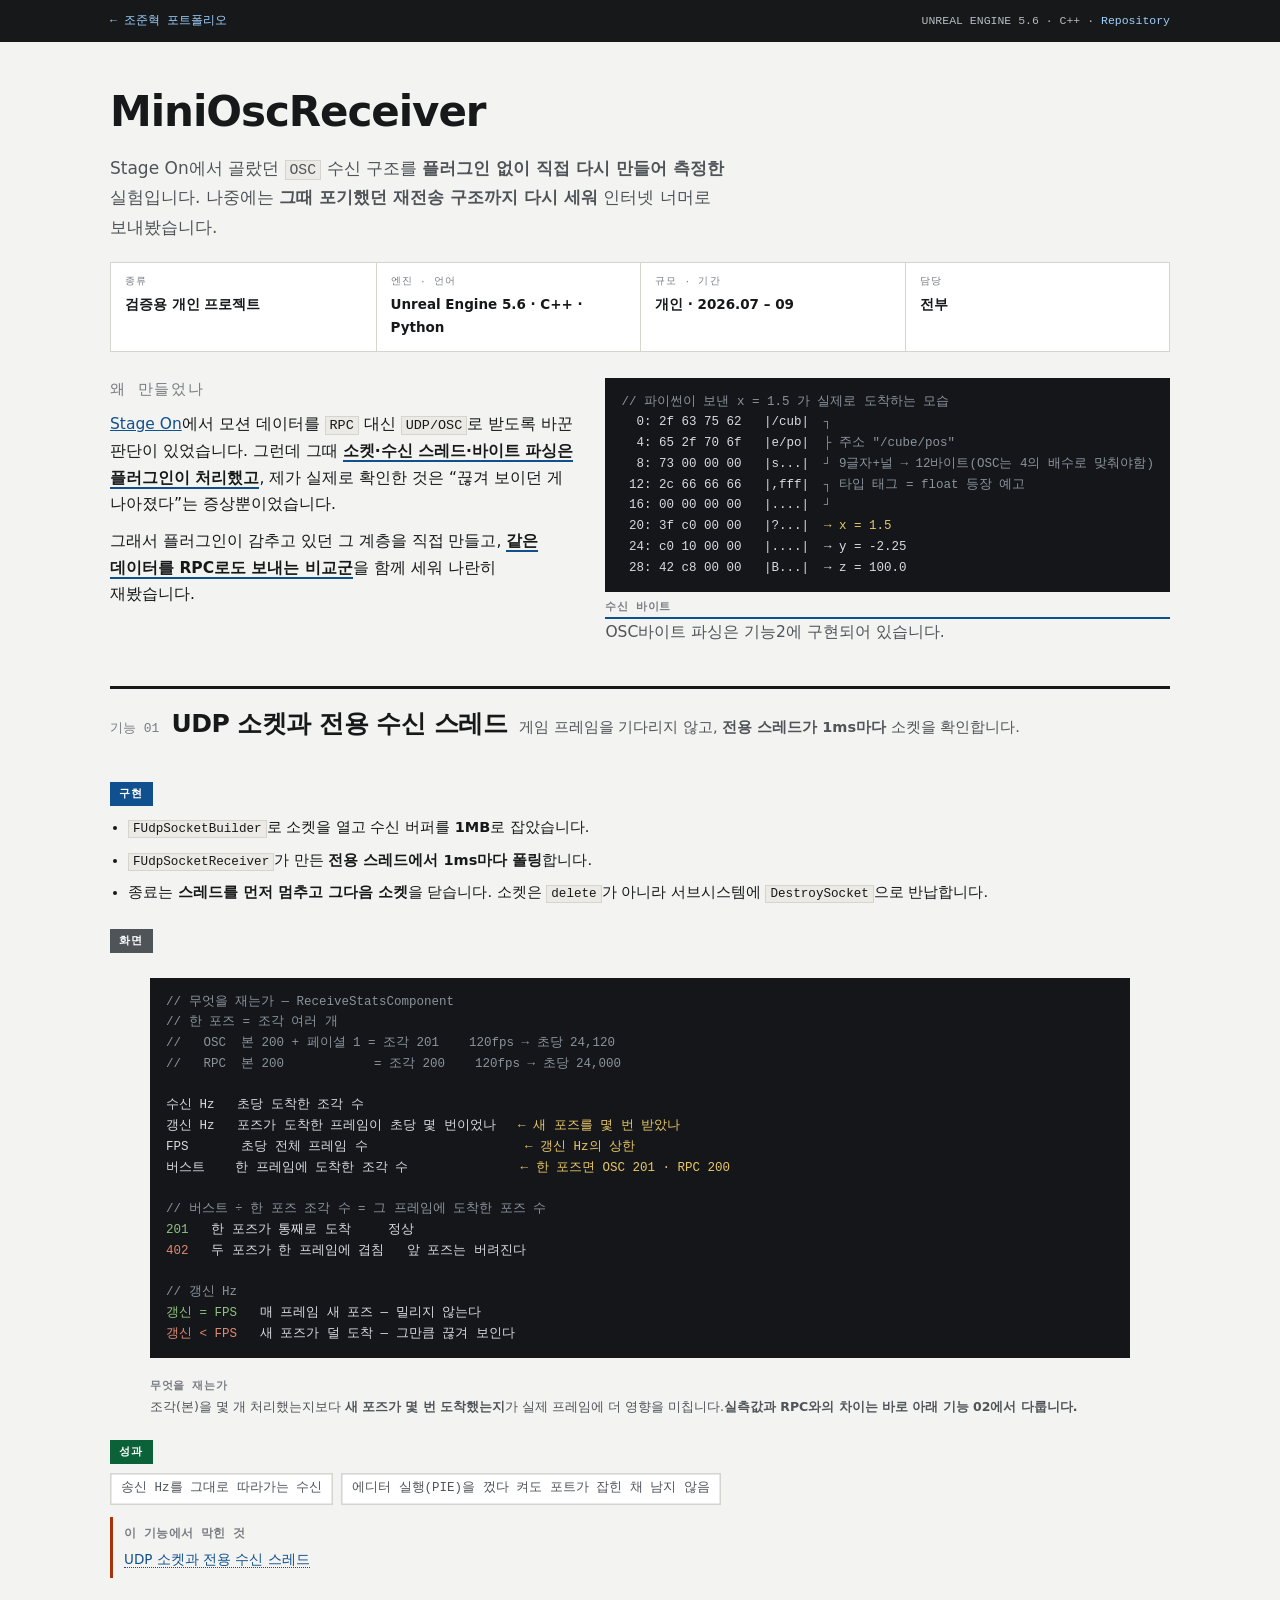
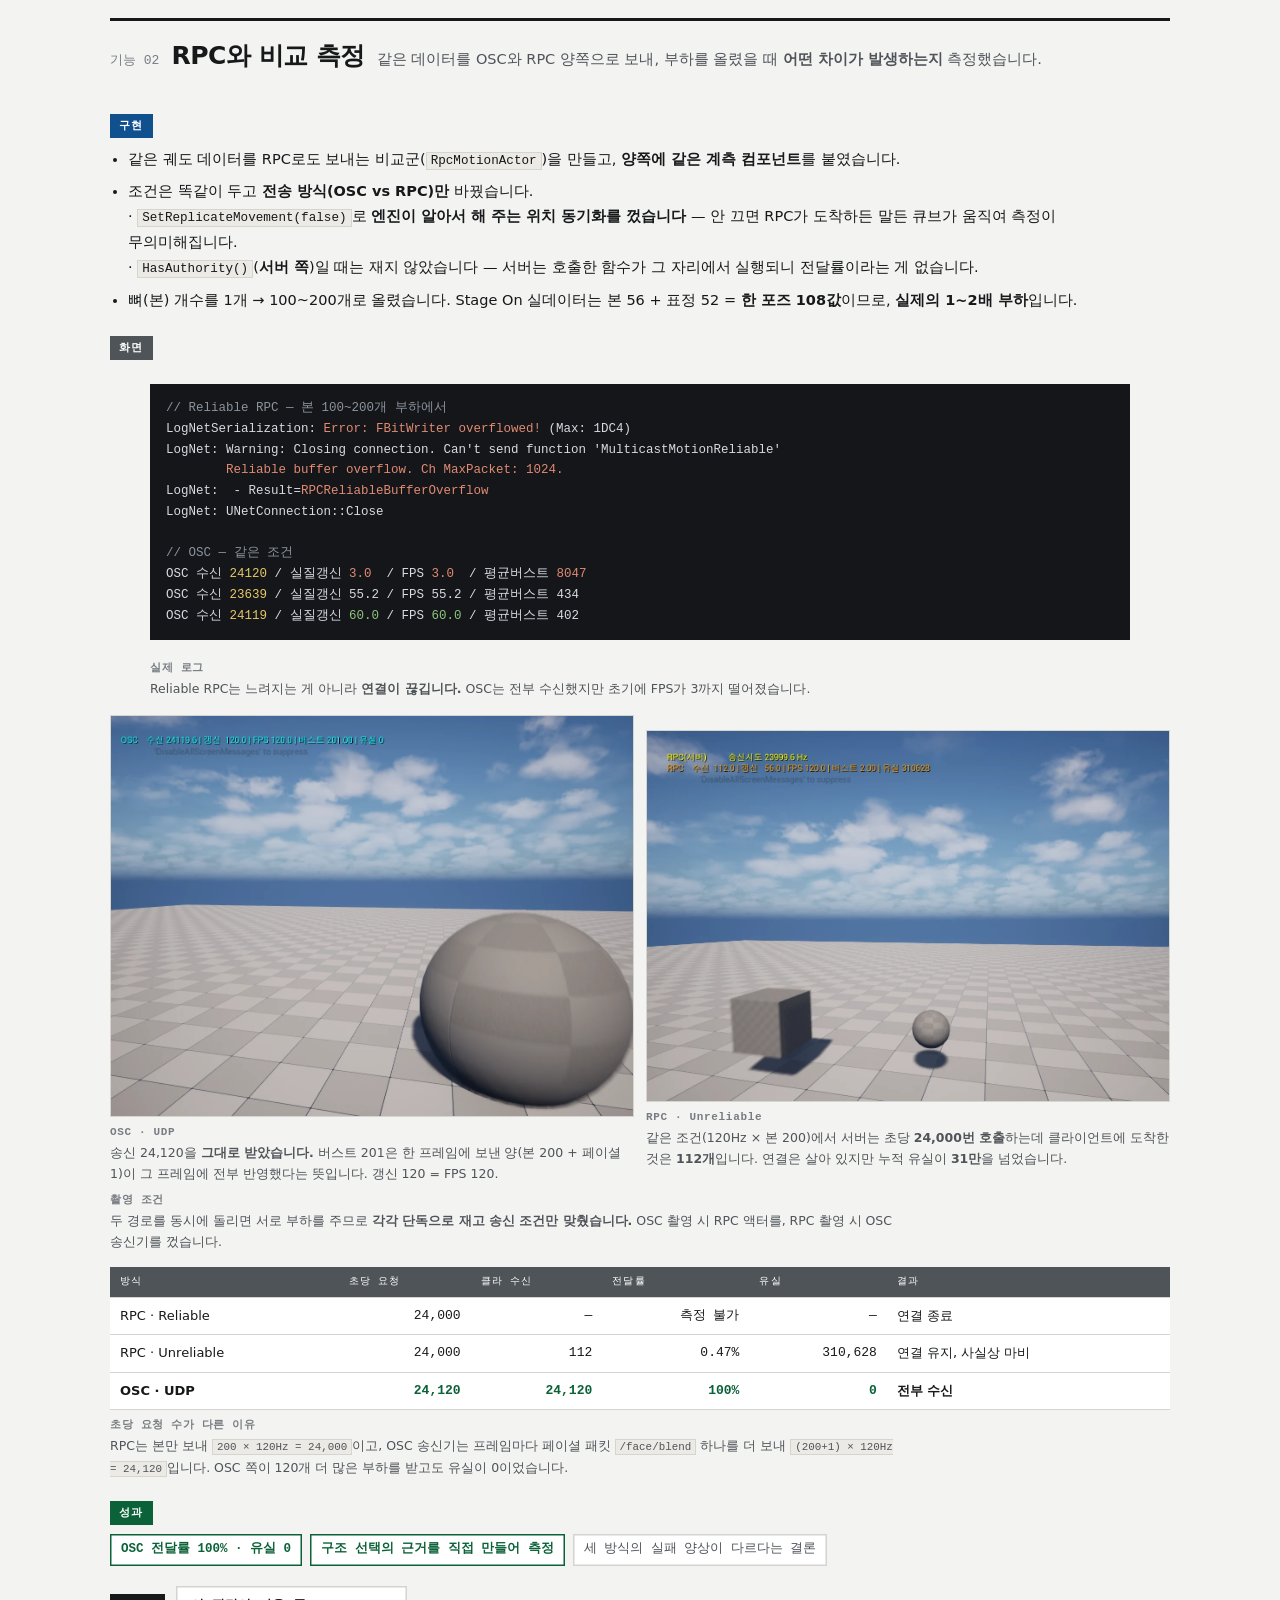
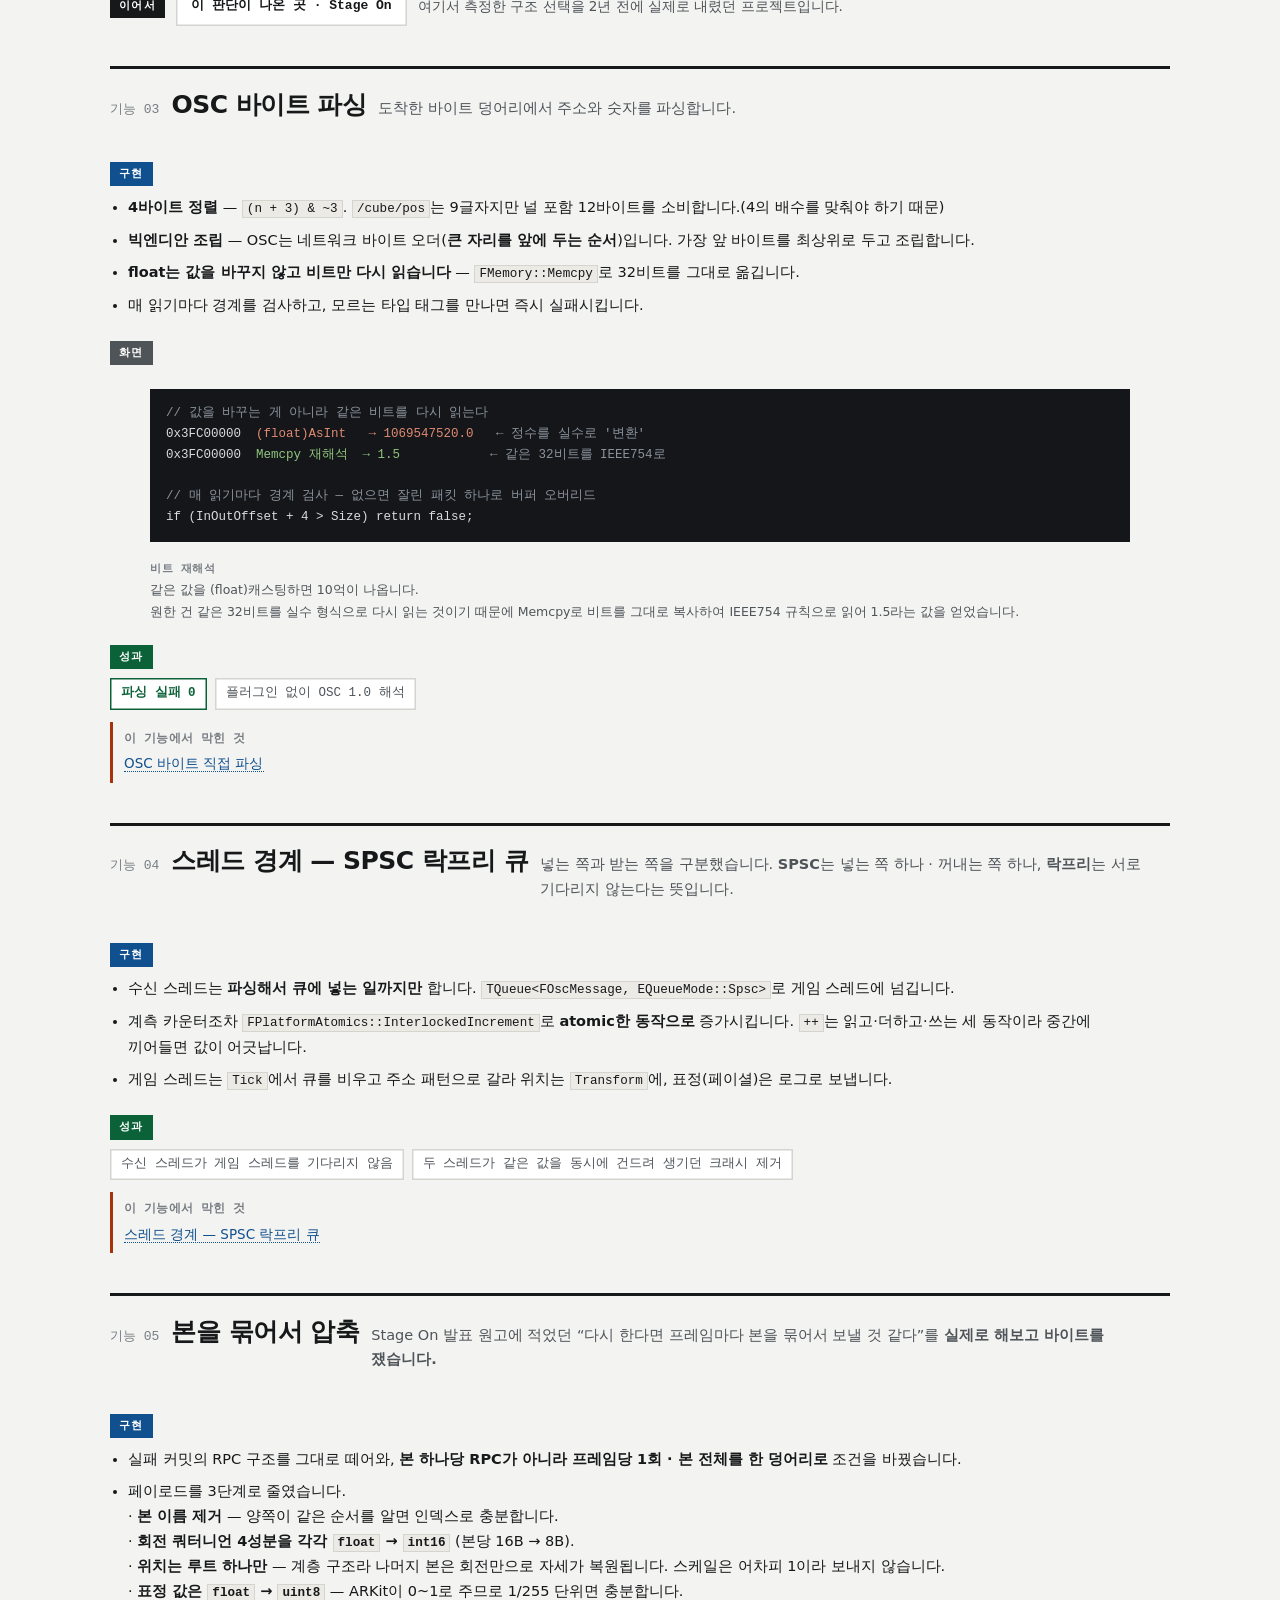
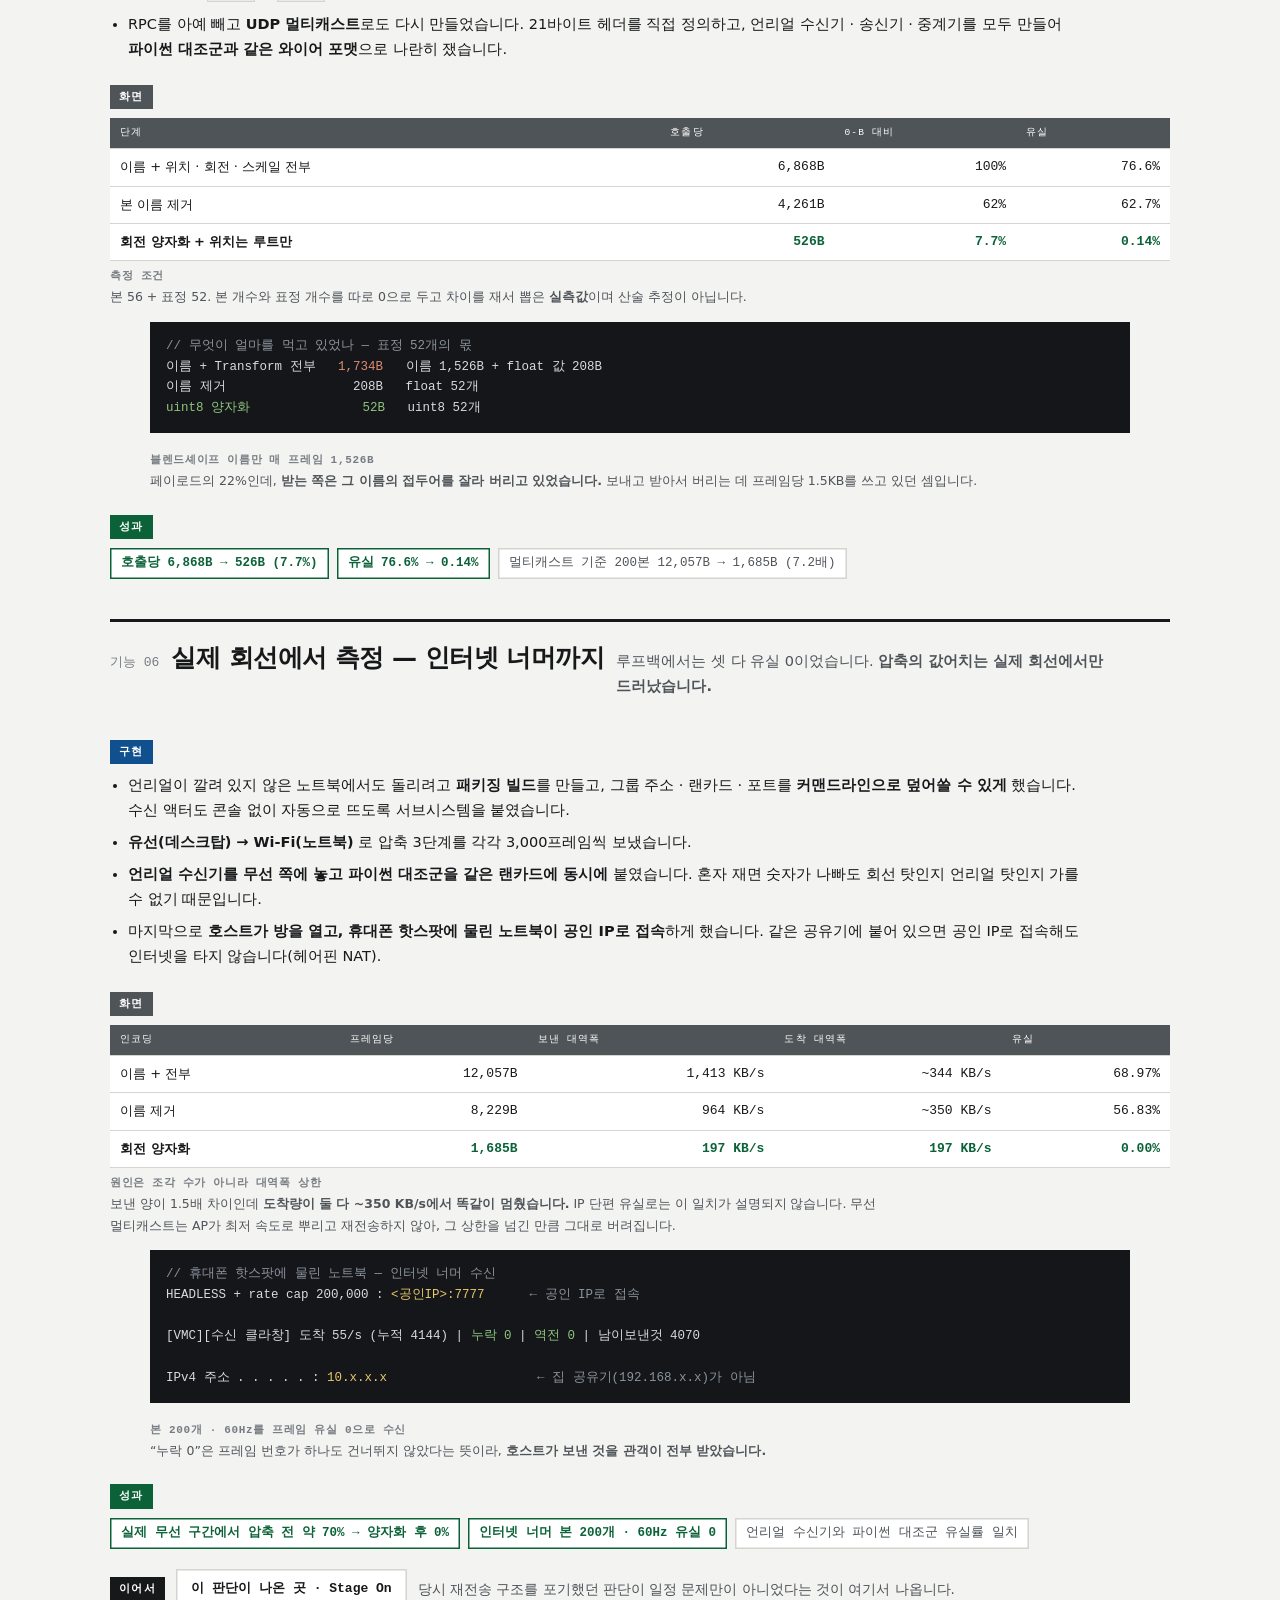
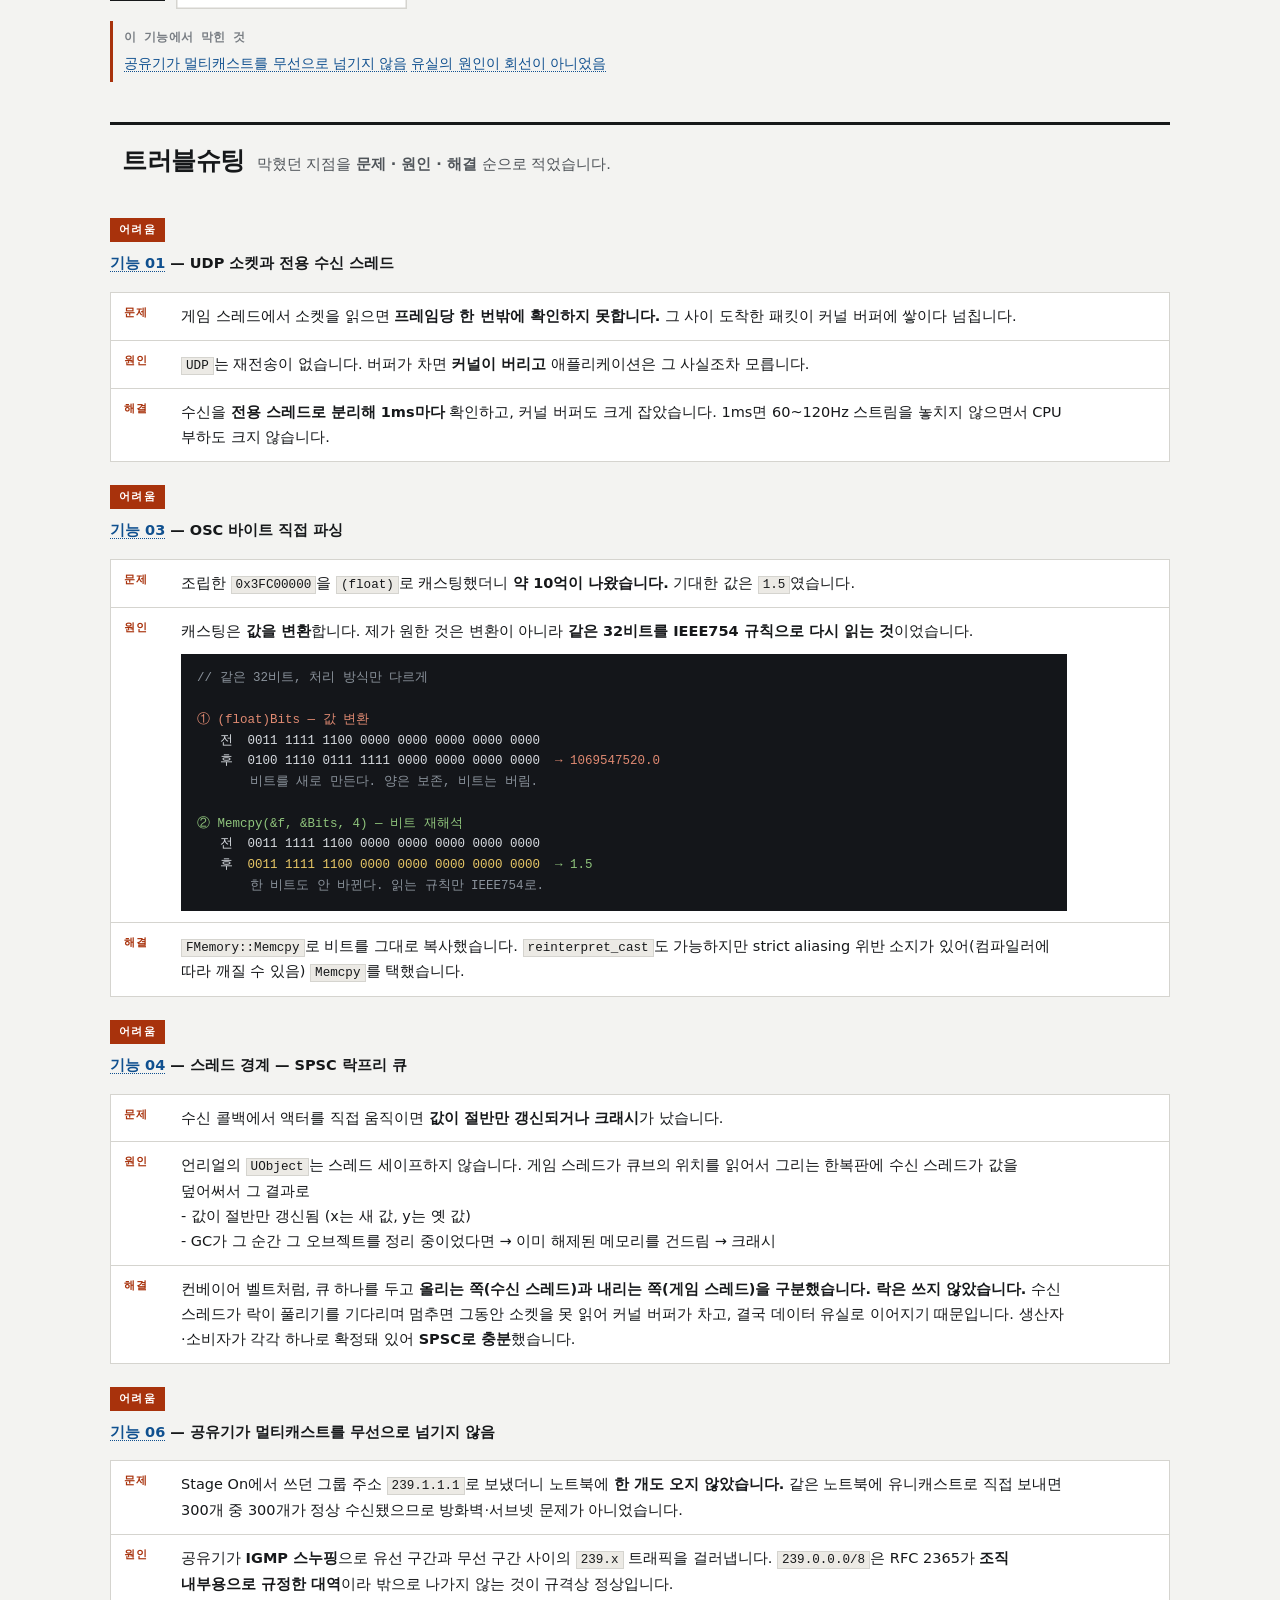
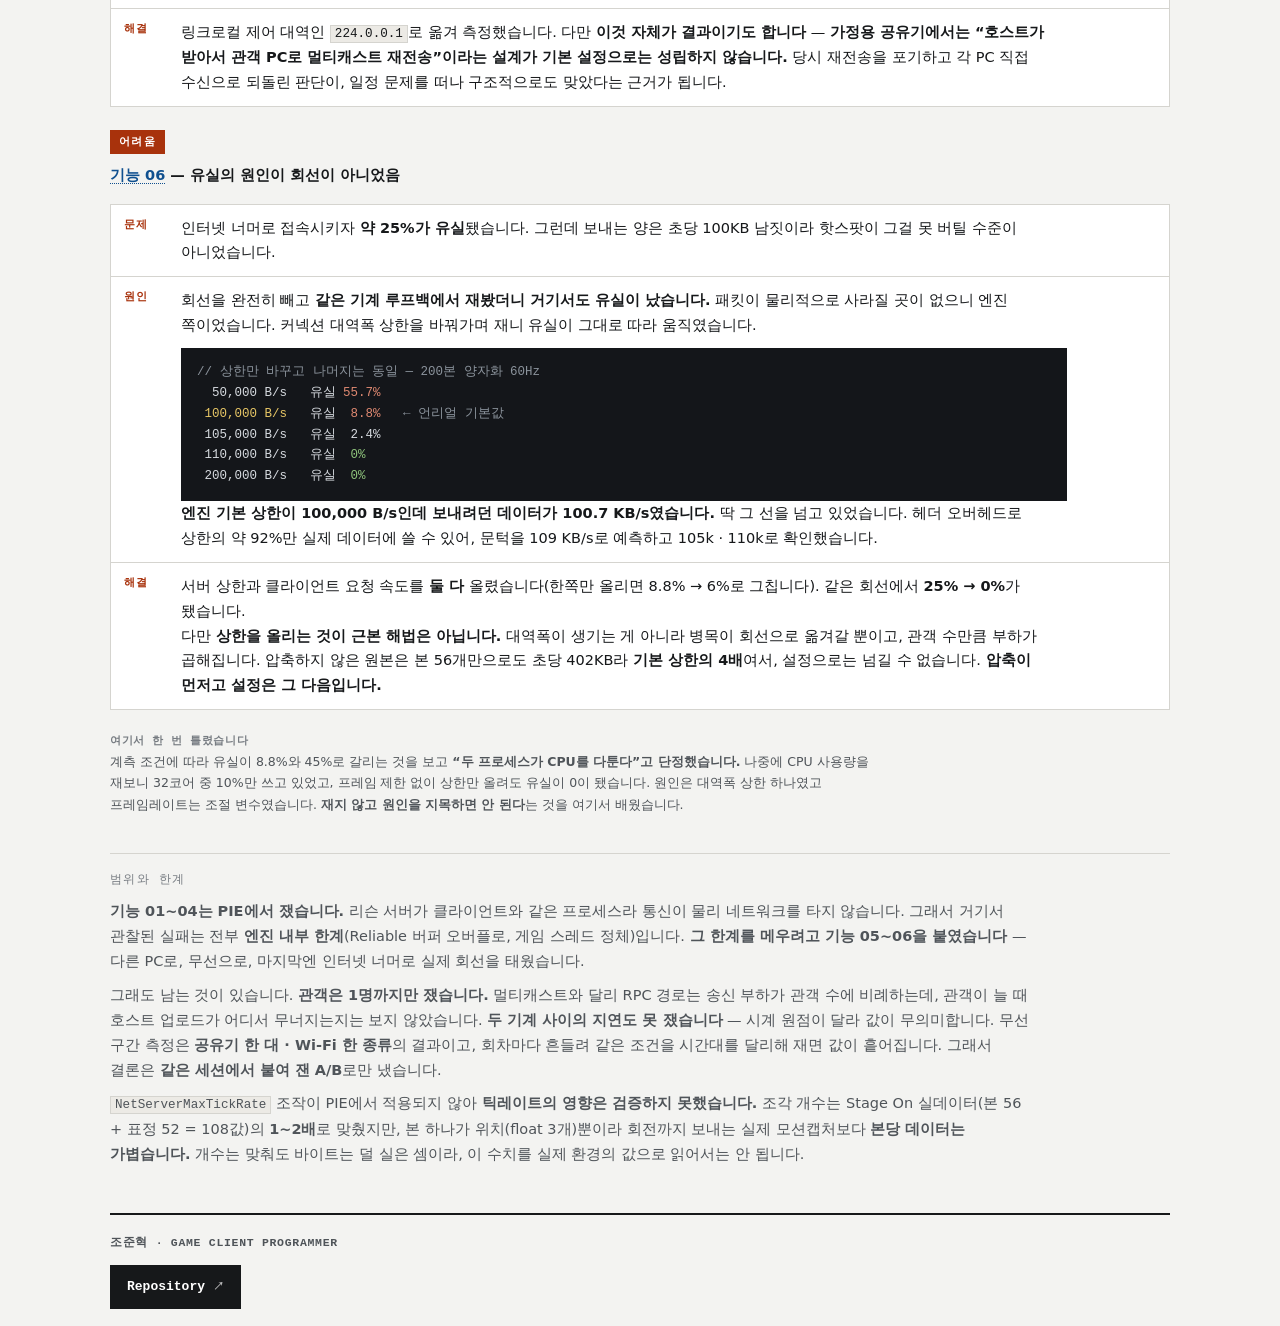
<file: projects/miniosc.html>
<!doctype html>
<html lang="ko"><head>
<meta charset="utf-8">
<meta name="viewport" content="width=device-width, initial-scale=1">
<title>MiniOscReceiver — 조준혁 포트폴리오</title>
<link rel="stylesheet" href="../assets/portfolio.css">
</head>
<body>

<a class="skip" href="#main">본문으로</a>

<div class="top">
  <div class="wrap top-in">
    <a href="../index.html">← 조준혁 포트폴리오</a>
    <span class="r">UNREAL ENGINE 5.6 · C++ ·
      <a href="https://github.com/AIMHYUK/MiniOscReceiver" target="_blank" rel="noreferrer">Repository</a></span>
  </div>
</div>

<main class="wrap" id="main">

  <header class="ph">
    <h1>MiniOscReceiver</h1>
    <p class="sub">Stage On에서 골랐던 <code>OSC</code> 수신 구조를
    <b>플러그인 없이 직접 다시 만들어 측정한</b> 실험입니다.
    나중에는 <b>그때 포기했던 재전송 구조까지 다시 세워</b> 인터넷 너머로 보내봤습니다.</p>

    <dl class="facts">
      <div><dt>종류</dt><dd>검증용 개인 프로젝트</dd></div>
      <div><dt>엔진 · 언어</dt><dd>Unreal Engine 5.6 · C++ · Python</dd></div>
      <div><dt>규모 · 기간</dt><dd>개인 · 2026.07 – 09</dd></div>
      <div><dt>담당</dt><dd>전부</dd></div>
    </dl>

    <div class="about">
      <div>
        <h2>왜 만들었나</h2>
        <p><a href="stageon.html" style="color:var(--accent)">Stage On</a>에서
        모션 데이터를 <code>RPC</code> 대신 <code>UDP/OSC</code>로 받도록 바꾼 판단이 있었습니다.
        그런데 그때 <b>소켓·수신 스레드·바이트 파싱은 플러그인이 처리했고</b>,
        제가 실제로 확인한 것은 &ldquo;끊겨 보이던 게 나아졌다&rdquo;는 증상뿐이었습니다.</p>
        <p>그래서 플러그인이 감추고 있던 그 계층을 직접 만들고,
        <b>같은 데이터를 RPC로도 보내는 비교군</b>을 함께 세워 나란히 재봤습니다.</p>
      </div>
      <figure>
        <pre class="logbox"><span class="c">// 파이썬이 보낸 x = 1.5 가 실제로 도착하는 모습</span>
  0: 2f 63 75 62   |/cub|  <span class="c">┐</span>
  4: 65 2f 70 6f   |e/po|  <span class="c">├ 주소 "/cube/pos"</span>
  8: 73 00 00 00   |s...|  <span class="c">┘ 9글자+널 → 12바이트(OSC는 4의 배수로 맞춰야함)</span>
 12: 2c 66 66 66   |,fff|  <span class="c">┐ 타입 태그 = float 등장 예고</span>
 16: 00 00 00 00   |....|  <span class="c">┘</span>
 20: 3f c0 00 00   |?...|  <span class="hi">→ x = 1.5</span>
 24: c0 10 00 00   |....|  → y = -2.25
 28: 42 c8 00 00   |B...|  → z = 100.0</pre>
        <p class="logcap"><b>수신 바이트</b> OSC바이트 파싱은 기능2에 구현되어 있습니다.</p>
      </figure>
    </div>
  </header>

  <!-- ══════ 기능 01 ══════ -->
  <section class="feat" id="f1">
    <div class="feat-h">
      <span class="no">기능 01</span>
      <h2>UDP 소켓과 전용 수신 스레드</h2>
      <p class="one">게임 프레임을 기다리지 않고, <b>전용 스레드가 1ms마다</b> 소켓을 확인합니다.</p>
    </div>

    <div class="part p-impl">
      <h3>구현</h3>
      <ul>
        <li><code>FUdpSocketBuilder</code>로 소켓을 열고 수신 버퍼를 <b>1MB</b>로 잡았습니다.</li>
        <li><code>FUdpSocketReceiver</code>가 만든 <b>전용 스레드에서 1ms마다 폴링</b>합니다.</li>
        <li>종료는 <b>스레드를 먼저 멈추고 그다음 소켓</b>을 닫습니다.
        소켓은 <code>delete</code>가 아니라 서브시스템에 <code>DestroySocket</code>으로 반납합니다.</li>
      </ul>
    </div>

    <div class="part p-shot">
      <h3>화면</h3>
      <figure>
        <pre class="logbox"><span class="c">// 무엇을 재는가 — ReceiveStatsComponent</span>
<span class="c">// 한 포즈 = 조각 여러 개</span>
<span class="c">//   OSC  본 200 + 페이셜 1 = 조각 201    120fps → 초당 24,120</span>
<span class="c">//   RPC  본 200            = 조각 200    120fps → 초당 24,000</span>

수신 Hz   초당 도착한 조각 수
갱신 Hz   포즈가 도착한 프레임이 초당 몇 번이었나   <span class="hi">← 새 포즈를 몇 번 받았나</span>
FPS       초당 전체 프레임 수                     <span class="hi">← 갱신 Hz의 상한</span>
버스트    한 프레임에 도착한 조각 수               <span class="hi">← 한 포즈면 OSC 201 · RPC 200</span>

<span class="c">// 버스트 ÷ 한 포즈 조각 수 = 그 프레임에 도착한 포즈 수</span>
<span class="ok">201</span>   한 포즈가 통째로 도착     정상
<span class="bad">402</span>   두 포즈가 한 프레임에 겹침   앞 포즈는 버려진다

<span class="c">// 갱신 Hz</span>
<span class="ok">갱신 = FPS</span>   매 프레임 새 포즈 — 밀리지 않는다
<span class="bad">갱신 &lt; FPS</span>   새 포즈가 덜 도착 — 그만큼 끊겨 보인다</pre>
        <p class="logcap"><b>무엇을 재는가</b>조각(본)을 몇 개 처리했는지보다 <strong>새 포즈가 몇 번 도착했는지</strong>가 실제 프레임에 더 영향을 미칩니다.<strong>실측값과 RPC와의 차이는 바로 아래 기능 02에서 다룹니다.</strong></p>
      </figure>
    </div>

    <div class="part p-result">
      <h3>성과</h3>
      <div class="res">
        <span class="n">송신 Hz를 그대로 따라가는 수신</span>
        <span class="n">에디터 실행(PIE)을 껐다 켜도 포트가 잡힌 채 남지 않음</span>
      </div>
    </div>
      <div class="tnote">
      <b>이 기능에서 막힌 것</b>
      <a href="#t1">UDP 소켓과 전용 수신 스레드</a>
    </div>

  </section>

  <!-- ══════ 기능 02 ══════ -->
  <section class="feat" id="f2">
    <div class="feat-h">
      <span class="no">기능 02</span>
      <h2>RPC와 비교 측정</h2>
      <p class="one">같은 데이터를 OSC와 RPC 양쪽으로 보내, 부하를 올렸을 때 <b>어떤 차이가 발생하는지</b> 측정했습니다.</p>
    </div>

    <div class="part p-impl">
      <h3>구현</h3>
      <ul>
        <li>같은 궤도 데이터를 RPC로도 보내는 비교군(<code>RpcMotionActor</code>)을 만들고,
        <b>양쪽에 같은 계측 컴포넌트</b>를 붙였습니다.</li>
        <li>조건은 똑같이 두고 <b>전송 방식(OSC vs RPC)만</b> 바꿨습니다.<br>
        · <code>SetReplicateMovement(false)</code>로 <b>엔진이 알아서 해 주는 위치 동기화를 껐습니다</b>
        — 안 끄면 RPC가 도착하든 말든 큐브가 움직여 측정이 무의미해집니다.<br>
        · <code>HasAuthority()</code>(<b>서버 쪽</b>)일 때는 재지 않았습니다
        — 서버는 호출한 함수가 그 자리에서 실행되니 전달률이라는 게 없습니다.</li>
        <li>뼈(본) 개수를 1개 → 100~200개로 올렸습니다. Stage On 실데이터는 본 56 + 표정 52 = <b>한 포즈 108값</b>이므로, <b>실제의 1~2배 부하</b>입니다.</li>
      </ul>
    </div>

    <div class="part p-shot">
      <h3>화면</h3>
      <figure>
        <pre class="logbox"><span class="c">// Reliable RPC — 본 100~200개 부하에서</span>
LogNetSerialization: <span class="bad">Error: FBitWriter overflowed!</span> (Max: 1DC4)
LogNet: Warning: Closing connection. Can't send function 'MulticastMotionReliable'
        <span class="bad">Reliable buffer overflow. Ch MaxPacket: 1024.</span>
LogNet:  - Result=<span class="bad">RPCReliableBufferOverflow</span>
LogNet: UNetConnection::Close

<span class="c">// OSC — 같은 조건</span>
OSC 수신 <span class="hi">24120</span> / 실질갱신 <span class="bad">3.0</span>  / FPS <span class="bad">3.0</span>  / 평균버스트 <span class="bad">8047</span>
OSC 수신 <span class="hi">23639</span> / 실질갱신 55.2 / FPS 55.2 / 평균버스트 434
OSC 수신 <span class="hi">24119</span> / 실질갱신 <span class="ok">60.0</span> / FPS <span class="ok">60.0</span> / 평균버스트 402</pre>
        <p class="logcap"><b>실제 로그</b>Reliable RPC는 느려지는 게 아니라 <strong>연결이 끊깁니다.</strong>
        OSC는 전부 수신했지만 초기에 FPS가 3까지 떨어졌습니다.</p>
      </figure>

      <div class="shots two" style="margin-top:14px">
        <figure>
          <img src="../assets/images/miniosc/osc-success.webp" alt="OSC 수신 중 화면. 계측 오버레이에 수신 24119.6, 갱신 120.0, FPS 120.0, 버스트 201.00, 유실 0으로 표시돼 있다">
          <figcaption><b>OSC · UDP</b>송신 24,120을 <strong>그대로 받았습니다.</strong>
          버스트 201은 한 프레임에 보낸 양(본 200 + 페이셜 1)이 그 프레임에 전부 반영했다는 뜻입니다. 
          갱신 120 = FPS 120.</figcaption>
        </figure>
        <figure>
          <img src="../assets/images/miniosc/rpc-unreliable.webp" alt="Unreliable RPC 수신 중 화면. 서버 송신시도 23999.6 Hz, 클라이언트 수신 112.0, 갱신 56.0, FPS 120.0, 버스트 2.00, 누적 유실 310628로 표시돼 있다">
          <figcaption><b>RPC · Unreliable</b>같은 조건(120Hz × 본 200)에서 서버는 초당 <strong>24,000번 호출</strong>하는데
          클라이언트에 도착한 것은 <strong>112개</strong>입니다. 연결은 살아 있지만 누적 유실이 <strong>31만</strong>을 넘었습니다.</figcaption>
        </figure>
      </div>
      <p class="logcap" style="font-size:12.5px"><b>촬영 조건</b>두 경로를 동시에 돌리면 서로 부하를 주므로
      <strong>각각 단독으로 재고 송신 조건만 맞췄습니다.</strong> OSC 촬영 시 RPC 액터를, RPC 촬영 시 OSC 송신기를 껐습니다.</p>

      <div class="tscroll" style="margin-top:14px">
        <table class="scope">
          <thead>
            <tr><th>방식</th><th class="n">초당 요청</th><th class="n">클라 수신</th><th class="n">전달률</th><th class="n">유실</th><th>결과</th></tr>
          </thead>
          <tbody>
            <tr><td>RPC · Reliable</td><td class="n">24,000</td><td class="n">—</td><td class="n">측정 불가</td><td class="n">—</td><td>연결 종료</td></tr>
            <tr><td>RPC · Unreliable</td><td class="n">24,000</td><td class="n">112</td><td class="n">0.47%</td><td class="n">310,628</td><td>연결 유지, 사실상 마비</td></tr>
            <tr class="me"><td>OSC · UDP</td><td class="n">24,120</td><td class="n">24,120</td><td class="n">100%</td><td class="n">0</td><td>전부 수신</td></tr>
          </tbody>
        </table>
      </div>
      <p class="logcap" style="font-size:12.5px"><b>초당 요청 수가 다른 이유</b>RPC는 본만 보내 <code>200 × 120Hz = 24,000</code>이고,
      OSC 송신기는 프레임마다 페이셜 패킷 <code>/face/blend</code> 하나를 더 보내 <code>(200+1) × 120Hz = 24,120</code>입니다.
      OSC 쪽이 120개 더 많은 부하를 받고도 유실이 0이었습니다.</p>
    </div>

    <div class="part p-result">
      <h3>성과</h3>
      <div class="res">
        <span>OSC 전달률 100% · 유실 0</span>
        <span>구조 선택의 근거를 직접 만들어 측정</span>
        <span class="n">세 방식의 실패 양상이 다르다는 결론</span>
      </div>
    </div>
    <div class="part p-next">
      <h3>이어서</h3>
      <a href="stageon.html">이 판단이 나온 곳 · Stage On</a>
      <span class="why">여기서 측정한 구조 선택을 2년 전에 실제로 내렸던 프로젝트입니다.</span>
    </div>
  </section>

  <!-- ══════ 기능 03 ══════ -->
  <section class="feat" id="f3">
    <div class="feat-h">
      <span class="no">기능 03</span>
      <h2>OSC 바이트 파싱</h2>
      <p class="one">도착한 바이트 덩어리에서 주소와 숫자를 파싱합니다.</p>
    </div>

    <div class="part p-impl">
      <h3>구현</h3>
      <ul>
        <li><b>4바이트 정렬</b> — <code>(n + 3) &amp; ~3</code>.
        <code>/cube/pos</code>는 9글자지만 널 포함 12바이트를 소비합니다.(4의 배수를 맞춰야 하기 때문)</li>
        <li><b>빅엔디안 조립</b> — OSC는 네트워크 바이트 오더(<b>큰 자리를 앞에 두는 순서</b>)입니다.
        가장 앞 바이트를 최상위로 두고 조립합니다.</li>
        <li><b>float는 값을 바꾸지 않고 비트만 다시 읽습니다</b> —
        <code>FMemory::Memcpy</code>로 32비트를 그대로 옮깁니다.</li>
        <li>매 읽기마다 경계를 검사하고, 모르는 타입 태그를 만나면 즉시 실패시킵니다.</li>
      </ul>
    </div>

    <div class="part p-shot">
      <h3>화면</h3>
      <figure>
        <pre class="logbox"><span class="c">// 값을 바꾸는 게 아니라 같은 비트를 다시 읽는다</span>
0x3FC00000  <span class="bad">(float)AsInt   → 1069547520.0</span>   <span class="c">← 정수를 실수로 '변환'</span>
0x3FC00000  <span class="ok">Memcpy 재해석  → 1.5</span>            <span class="c">← 같은 32비트를 IEEE754로</span>

<span class="c">// 매 읽기마다 경계 검사 — 없으면 잘린 패킷 하나로 버퍼 오버리드</span>
if (InOutOffset + 4 &gt; Size) return false;</pre>
        <p class="logcap"><b>비트 재해석</b>같은 값을 (float)캐스팅하면 10억이 나옵니다. <br>원한 건 같은 32비트를 실수 형식으로 다시 읽는 것이기 때문에 Memcpy로 비트를 그대로 복사하여 IEEE754 규칙으로 읽어 1.5라는 값을 얻었습니다.</p>
      </figure>
    </div>

    <div class="part p-result">
      <h3>성과</h3>
      <div class="res">
        <span>파싱 실패 0</span>
        <span class="n">플러그인 없이 OSC 1.0 해석</span>
      </div>
    </div>
      <div class="tnote">
      <b>이 기능에서 막힌 것</b>
      <a href="#t2">OSC 바이트 직접 파싱</a>
    </div>

  </section>

  <!-- ══════ 기능 04 ══════ -->
  <section class="feat" id="f4">
    <div class="feat-h">
      <span class="no">기능 04</span>
      <h2>스레드 경계 — SPSC 락프리 큐</h2>
      <p class="one">넣는 쪽과 받는 쪽을 구분했습니다.
      <b>SPSC</b>는 넣는 쪽 하나 · 꺼내는 쪽 하나, <b>락프리</b>는 서로 기다리지 않는다는 뜻입니다.</p>
    </div>

    <div class="part p-impl">
      <h3>구현</h3>
      <ul>
        <li>수신 스레드는 <b>파싱해서 큐에 넣는 일까지만</b> 합니다.
        <code>TQueue&lt;FOscMessage, EQueueMode::Spsc&gt;</code>로 게임 스레드에 넘깁니다.</li>
        <li>계측 카운터조차 <code>FPlatformAtomics::InterlockedIncrement</code>로
        <b>atomic한 동작으로</b> 증가시킵니다.
        <code>++</code>는 읽고·더하고·쓰는 세 동작이라 중간에 끼어들면 값이 어긋납니다.</li>
        <li>게임 스레드는 <code>Tick</code>에서 큐를 비우고 주소 패턴으로 갈라
        위치는 <code>Transform</code>에, 표정(페이셜)은 로그로 보냅니다.</li>
      </ul>
    </div>

    <div class="part p-result">
      <h3>성과</h3>
      <div class="res">
        <span class="n">수신 스레드가 게임 스레드를 기다리지 않음</span>
        <span class="n">두 스레드가 같은 값을 동시에 건드려 생기던 크래시 제거</span>
      </div>
    </div>
      <div class="tnote">
      <b>이 기능에서 막힌 것</b>
      <a href="#t3">스레드 경계 — SPSC 락프리 큐</a>
    </div>

  </section>

  <!-- ══════ 트러블슈팅 ══════ -->
  <!-- ══════ 기능 05 ══════ -->
  <section class="feat" id="f5">
    <div class="feat-h">
      <span class="no">기능 05</span>
      <h2>본을 묶어서 압축</h2>
      <p class="one">Stage On 발표 원고에 적었던 &ldquo;다시 한다면 프레임마다 본을 묶어서 보낼 것 같다&rdquo;를
      <b>실제로 해보고 바이트를 쟀습니다.</b></p>
    </div>

    <div class="part p-impl">
      <h3>구현</h3>
      <ul>
        <li>실패 커밋의 RPC 구조를 그대로 떼어와, <b>본 하나당 RPC가 아니라 프레임당 1회 · 본 전체를 한 덩어리로</b> 조건을 바꿨습니다.</li>
        <li>페이로드를 3단계로 줄였습니다.<br>
        · <b>본 이름 제거</b> — 양쪽이 같은 순서를 알면 인덱스로 충분합니다.<br>
        · <b>회전 쿼터니언 4성분을 각각 <code>float</code> → <code>int16</code></b> (본당 16B → 8B).<br>
        · <b>위치는 루트 하나만</b> — 계층 구조라 나머지 본은 회전만으로 자세가 복원됩니다. 스케일은 어차피 1이라 보내지 않습니다.<br>
        · <b>표정 값은 <code>float</code> → <code>uint8</code></b> — ARKit이 0~1로 주므로 1/255 단위면 충분합니다.</li>
        <li>RPC를 아예 빼고 <b>UDP 멀티캐스트</b>로도 다시 만들었습니다. 21바이트 헤더를 직접 정의하고,
        언리얼 수신기 · 송신기 · 중계기를 모두 만들어 <b>파이썬 대조군과 같은 와이어 포맷</b>으로 나란히 쟀습니다.</li>
      </ul>
    </div>

    <div class="part p-shot">
      <h3>화면</h3>
      <div class="tscroll">
        <table class="scope">
          <thead>
            <tr><th>단계</th><th class="n">호출당</th><th class="n">0-B 대비</th><th class="n">유실</th></tr>
          </thead>
          <tbody>
            <tr><td>이름 + 위치 · 회전 · 스케일 전부</td><td class="n">6,868B</td><td class="n">100%</td><td class="n">76.6%</td></tr>
            <tr><td>본 이름 제거</td><td class="n">4,261B</td><td class="n">62%</td><td class="n">62.7%</td></tr>
            <tr class="me"><td>회전 양자화 + 위치는 루트만</td><td class="n">526B</td><td class="n">7.7%</td><td class="n">0.14%</td></tr>
          </tbody>
        </table>
      </div>
      <p class="logcap" style="font-size:12.5px"><b>측정 조건</b>본 56 + 표정 52. 본 개수와 표정 개수를 따로 0으로 두고
      차이를 재서 뽑은 <strong>실측값</strong>이며 산술 추정이 아닙니다.</p>

      <figure style="margin-top:14px">
        <pre class="logbox"><span class="c">// 무엇이 얼마를 먹고 있었나 — 표정 52개의 몫</span>
이름 + Transform 전부   <span class="bad">1,734B</span>   이름 1,526B + float 값 208B
이름 제거                 208B   float 52개
<span class="ok">uint8 양자화               52B</span>   uint8 52개</pre>
        <p class="logcap"><b>블렌드셰이프 이름만 매 프레임 1,526B</b>페이로드의 22%인데,
        <strong>받는 쪽은 그 이름의 접두어를 잘라 버리고 있었습니다.</strong> 보내고 받아서 버리는 데 프레임당 1.5KB를 쓰고 있던 셈입니다.</p>
      </figure>
    </div>

    <div class="part p-result">
      <h3>성과</h3>
      <div class="res">
        <span>호출당 6,868B → 526B (7.7%)</span>
        <span>유실 76.6% → 0.14%</span>
        <span class="n">멀티캐스트 기준 200본 12,057B → 1,685B (7.2배)</span>
      </div>
    </div>
  </section>

  <!-- ══════ 기능 06 ══════ -->
  <section class="feat" id="f6">
    <div class="feat-h">
      <span class="no">기능 06</span>
      <h2>실제 회선에서 측정 — 인터넷 너머까지</h2>
      <p class="one">루프백에서는 셋 다 유실 0이었습니다. <b>압축의 값어치는 실제 회선에서만 드러났습니다.</b></p>
    </div>

    <div class="part p-impl">
      <h3>구현</h3>
      <ul>
        <li>언리얼이 깔려 있지 않은 노트북에서도 돌리려고 <b>패키징 빌드</b>를 만들고,
        그룹 주소 · 랜카드 · 포트를 <b>커맨드라인으로 덮어쓸 수 있게</b> 했습니다.
        수신 액터도 콘솔 없이 자동으로 뜨도록 서브시스템을 붙였습니다.</li>
        <li><b>유선(데스크탑) → Wi-Fi(노트북)</b> 로 압축 3단계를 각각 3,000프레임씩 보냈습니다.</li>
        <li><b>언리얼 수신기를 무선 쪽에 놓고 파이썬 대조군을 같은 랜카드에 동시에</b> 붙였습니다.
        혼자 재면 숫자가 나빠도 회선 탓인지 언리얼 탓인지 가를 수 없기 때문입니다.</li>
        <li>마지막으로 <b>호스트가 방을 열고, 휴대폰 핫스팟에 물린 노트북이 공인 IP로 접속</b>하게 했습니다.
        같은 공유기에 붙어 있으면 공인 IP로 접속해도 인터넷을 타지 않습니다(헤어핀 NAT).</li>
      </ul>
    </div>

    <div class="part p-shot">
      <h3>화면</h3>
      <div class="tscroll">
        <table class="scope">
          <thead>
            <tr><th>인코딩</th><th class="n">프레임당</th><th class="n">보낸 대역폭</th><th class="n">도착 대역폭</th><th class="n">유실</th></tr>
          </thead>
          <tbody>
            <tr><td>이름 + 전부</td><td class="n">12,057B</td><td class="n">1,413 KB/s</td><td class="n">~344 KB/s</td><td class="n">68.97%</td></tr>
            <tr><td>이름 제거</td><td class="n">8,229B</td><td class="n">964 KB/s</td><td class="n">~350 KB/s</td><td class="n">56.83%</td></tr>
            <tr class="me"><td>회전 양자화</td><td class="n">1,685B</td><td class="n">197 KB/s</td><td class="n">197 KB/s</td><td class="n">0.00%</td></tr>
          </tbody>
        </table>
      </div>
      <p class="logcap" style="font-size:12.5px"><b>원인은 조각 수가 아니라 대역폭 상한</b>보낸 양이 1.5배 차이인데
      <strong>도착량이 둘 다 ~350 KB/s에서 똑같이 멈췄습니다.</strong> IP 단편 유실로는 이 일치가 설명되지 않습니다.
      무선 멀티캐스트는 AP가 최저 속도로 뿌리고 재전송하지 않아, 그 상한을 넘긴 만큼 그대로 버려집니다.</p>

      <figure style="margin-top:14px">
        <pre class="logbox"><span class="c">// 휴대폰 핫스팟에 물린 노트북 — 인터넷 너머 수신</span>
HEADLESS + rate cap 200,000 : <span class="hi">&lt;공인IP&gt;:7777</span>      <span class="c">← 공인 IP로 접속</span>

[VMC][수신 클라창] 도착 55/s (누적 4144) | <span class="ok">누락 0</span> | <span class="ok">역전 0</span> | 남이보낸것 4070

IPv4 주소 . . . . . : <span class="hi">10.x.x.x</span>                    <span class="c">← 집 공유기(192.168.x.x)가 아님</span></pre>
        <p class="logcap"><b>본 200개 · 60Hz를 프레임 유실 0으로 수신</b>&ldquo;누락 0&rdquo;은 프레임 번호가 하나도 건너뛰지 않았다는 뜻이라,
        <strong>호스트가 보낸 것을 관객이 전부 받았습니다.</strong></p>
      </figure>
    </div>

    <div class="part p-result">
      <h3>성과</h3>
      <div class="res">
        <span>실제 무선 구간에서 압축 전 약 70% → 양자화 후 0%</span>
        <span>인터넷 너머 본 200개 · 60Hz 유실 0</span>
        <span class="n">언리얼 수신기와 파이썬 대조군 유실률 일치</span>
      </div>
    </div>
    <div class="part p-next">
      <h3>이어서</h3>
      <a href="stageon.html">이 판단이 나온 곳 · Stage On</a>
      <span class="why">당시 재전송 구조를 포기했던 판단이 일정 문제만이 아니었다는 것이 여기서 나옵니다.</span>
    </div>
      <div class="tnote">
      <b>이 기능에서 막힌 것</b>
      <a href="#t4">공유기가 멀티캐스트를 무선으로 넘기지 않음</a>
      <a href="#t5">유실의 원인이 회선이 아니었음</a>
    </div>
  </section>

  <section class="feat" id="trouble">
    <div class="feat-h">
      <span class="no"></span>
      <h2>트러블슈팅</h2>
      <p class="one">막혔던 지점을 <b>문제 · 원인 · 해결</b> 순으로 적었습니다.</p>
    </div>

    <div class="part p-trouble" id="t1">
      <h3>어려움</h3>
      <p><b><a class="flink" href="#f1">기능 01</a> — UDP 소켓과 전용 수신 스레드</b></p>
      <dl class="tbl">
        <div><dt>문제</dt><dd>게임 스레드에서 소켓을 읽으면 <b>프레임당 한 번밖에 확인하지 못합니다.</b> 그 사이 도착한 패킷이 커널 버퍼에 쌓이다 넘칩니다.</dd></div>
        <div><dt>원인</dt><dd><code>UDP</code>는 재전송이 없습니다. 버퍼가 차면 <b>커널이 버리고</b> 애플리케이션은 그 사실조차 모릅니다.</dd></div>
        <div><dt>해결</dt><dd>수신을 <b>전용 스레드로 분리해 1ms마다</b> 확인하고, 커널 버퍼도 크게 잡았습니다. 1ms면 60~120Hz 스트림을 놓치지 않으면서 CPU 부하도 크지 않습니다.</dd></div>
      </dl>
    </div>

    <div class="part p-trouble" id="t2">
      <h3>어려움</h3>
      <p><b><a class="flink" href="#f3">기능 03</a> — OSC 바이트 직접 파싱</b></p>
      <dl class="tbl">
        <div><dt>문제</dt><dd>조립한 <code>0x3FC00000</code>을 <code>(float)</code>로 캐스팅했더니 <b>약 10억이 나왔습니다.</b> 기대한 값은 <code>1.5</code>였습니다.</dd></div>
        <div><dt>원인</dt><dd>캐스팅은 <b>값을 변환</b>합니다. 
        제가 원한 것은 변환이 아니라 <b>같은 32비트를 IEEE754 규칙으로 다시 읽는 것</b>이었습니다.
<pre class="logbox" style="margin-top:10px"><span class="c">// 같은 32비트, 처리 방식만 다르게</span>

<span class="bad">① (float)Bits — 값 변환</span>
   전  0011 1111 1100 0000 0000 0000 0000 0000
   후  0100 1110 0111 1111 0000 0000 0000 0000  <span class="bad">→ 1069547520.0</span>
       <span class="c">비트를 새로 만든다. 양은 보존, 비트는 버림.</span>

<span class="ok">② Memcpy(&amp;f, &amp;Bits, 4) — 비트 재해석</span>
   전  0011 1111 1100 0000 0000 0000 0000 0000
   후  <span class="hi">0011 1111 1100 0000 0000 0000 0000 0000</span>  <span class="ok">→ 1.5</span>
       <span class="c">한 비트도 안 바뀐다. 읽는 규칙만 IEEE754로.</span></pre></dd></div>
        <div><dt>해결</dt><dd><code>FMemory::Memcpy</code>로 비트를 그대로 복사했습니다. <code>reinterpret_cast</code>도 가능하지만 strict aliasing 위반 소지가 있어(컴파일러에 따라 깨질 수 있음) <code>Memcpy</code>를 택했습니다.</dd></div>
      </dl>
    </div>

    <div class="part p-trouble" id="t3">
      <h3>어려움</h3>
      <p><b><a class="flink" href="#f4">기능 04</a> — 스레드 경계 — SPSC 락프리 큐</b></p>
      <dl class="tbl">
        <div><dt>문제</dt><dd>수신 콜백에서 액터를 직접 움직이면 <b>값이 절반만 갱신되거나 크래시</b>가 났습니다.</dd></div>
        <div><dt>원인</dt><dd>언리얼의 <code>UObject</code>는 스레드 세이프하지 않습니다. 게임 스레드가 큐브의 위치를 읽어서 그리는 한복판에 수신 스레드가 값을 덮어써서 그 결과로 <br>- 값이 절반만 갱신됨 (x는 새 값, y는 옛 값)
 <br> - GC가 그 순간 그 오브젝트를 정리 중이었다면 → 이미 해제된 메모리를 건드림 → 크래시</dd></div>
        <div><dt>해결</dt><dd>컨베이어 벨트처럼, 큐 하나를 두고 <b>올리는 쪽(수신 스레드)과 내리는 쪽(게임 스레드)을 구분했습니다.</b> <b>락은 쓰지 않았습니다.</b> 수신 스레드가 락이 풀리기를 기다리며 멈추면 그동안 소켓을 못 읽어 커널 버퍼가 차고, 결국 데이터 유실로 이어지기 때문입니다. 생산자·소비자가 각각 하나로 확정돼 있어 <b>SPSC로 충분</b>했습니다.</dd></div>
      </dl>
    </div>

    <div class="part p-trouble" id="t4">
      <h3>어려움</h3>
      <p><b><a class="flink" href="#f6">기능 06</a> — 공유기가 멀티캐스트를 무선으로 넘기지 않음</b></p>
      <dl class="tbl">
        <div><dt>문제</dt><dd>Stage On에서 쓰던 그룹 주소 <code>239.1.1.1</code>로 보냈더니 노트북에 <b>한 개도 오지 않았습니다.</b>
        같은 노트북에 유니캐스트로 직접 보내면 300개 중 300개가 정상 수신됐으므로 방화벽·서브넷 문제가 아니었습니다.</dd></div>
        <div><dt>원인</dt><dd>공유기가 <b>IGMP 스누핑</b>으로 유선 구간과 무선 구간 사이의 <code>239.x</code> 트래픽을 걸러냅니다.
        <code>239.0.0.0/8</code>은 RFC 2365가 <b>조직 내부용으로 규정한 대역</b>이라 밖으로 나가지 않는 것이 규격상 정상입니다.</dd></div>
        <div><dt>해결</dt><dd>링크로컬 제어 대역인 <code>224.0.0.1</code>로 옮겨 측정했습니다. 다만 <b>이것 자체가 결과이기도 합니다</b> —
        <b>가정용 공유기에서는 &ldquo;호스트가 받아서 관객 PC로 멀티캐스트 재전송&rdquo;이라는 설계가 기본 설정으로는 성립하지 않습니다.</b>
        당시 재전송을 포기하고 각 PC 직접 수신으로 되돌린 판단이, 일정 문제를 떠나 구조적으로도 맞았다는 근거가 됩니다.</dd></div>
      </dl>
    </div>

    <div class="part p-trouble" id="t5">
      <h3>어려움</h3>
      <p><b><a class="flink" href="#f6">기능 06</a> — 유실의 원인이 회선이 아니었음</b></p>
      <dl class="tbl">
        <div><dt>문제</dt><dd>인터넷 너머로 접속시키자 <b>약 25%가 유실</b>됐습니다. 그런데 보내는 양은 초당 100KB 남짓이라
        핫스팟이 그걸 못 버틸 수준이 아니었습니다.</dd></div>
        <div><dt>원인</dt><dd>회선을 완전히 빼고 <b>같은 기계 루프백에서 재봤더니 거기서도 유실이 났습니다.</b>
        패킷이 물리적으로 사라질 곳이 없으니 엔진 쪽이었습니다.
        커넥션 대역폭 상한을 바꿔가며 재니 유실이 그대로 따라 움직였습니다.
<pre class="logbox" style="margin-top:10px"><span class="c">// 상한만 바꾸고 나머지는 동일 — 200본 양자화 60Hz</span>
  50,000 B/s   유실 <span class="bad">55.7%</span>
 <span class="hi">100,000 B/s</span>   유실 <span class="bad"> 8.8%</span>   <span class="c">← 언리얼 기본값</span>
 105,000 B/s   유실  2.4%
 110,000 B/s   유실 <span class="ok"> 0%</span>
 200,000 B/s   유실 <span class="ok"> 0%</span></pre>
        <b>엔진 기본 상한이 100,000 B/s인데 보내려던 데이터가 100.7 KB/s였습니다.</b> 딱 그 선을 넘고 있었습니다.
        헤더 오버헤드로 상한의 약 92%만 실제 데이터에 쓸 수 있어, 문턱을 109 KB/s로 예측하고 105k · 110k로 확인했습니다.</dd></div>
        <div><dt>해결</dt><dd>서버 상한과 클라이언트 요청 속도를 <b>둘 다</b> 올렸습니다(한쪽만 올리면 8.8% → 6%로 그칩니다).
        같은 회선에서 <b>25% → 0%</b>가 됐습니다.<br>
        다만 <b>상한을 올리는 것이 근본 해법은 아닙니다.</b> 대역폭이 생기는 게 아니라 병목이 회선으로 옮겨갈 뿐이고,
        관객 수만큼 부하가 곱해집니다. 압축하지 않은 원본은 본 56개만으로도 초당 402KB라 <b>기본 상한의 4배</b>여서,
        설정으로는 넘길 수 없습니다. <b>압축이 먼저고 설정은 그 다음입니다.</b></dd></div>
      </dl>
      <p class="logcap" style="font-size:12.5px;margin-top:10px"><b>여기서 한 번 틀렸습니다</b>
      계측 조건에 따라 유실이 8.8%와 45%로 갈리는 것을 보고 <strong>&ldquo;두 프로세스가 CPU를 다툰다&rdquo;고 단정했습니다.</strong>
      나중에 CPU 사용량을 재보니 32코어 중 10%만 쓰고 있었고, 프레임 제한 없이 상한만 올려도 유실이 0이 됐습니다.
      원인은 대역폭 상한 하나였고 프레임레이트는 조절 변수였습니다. <strong>재지 않고 원인을 지목하면 안 된다</strong>는 것을 여기서 배웠습니다.</p>
    </div>
  </section>

  <div class="close">
    <h2>범위와 한계</h2>
    <p><b>기능 01~04는 PIE에서 쟀습니다.</b> 리슨 서버가 클라이언트와 같은 프로세스라 통신이 물리 네트워크를 타지 않습니다.
    그래서 거기서 관찰된 실패는 전부 <b>엔진 내부 한계</b>(Reliable 버퍼 오버플로, 게임 스레드 정체)입니다.
    <b>그 한계를 메우려고 기능 05~06을 붙였습니다</b> — 다른 PC로, 무선으로, 마지막엔 인터넷 너머로 실제 회선을 태웠습니다.</p>
    <p style="margin-top:9px">그래도 남는 것이 있습니다.
    <b>관객은 1명까지만 쟀습니다.</b> 멀티캐스트와 달리 RPC 경로는 송신 부하가 관객 수에 비례하는데,
    관객이 늘 때 호스트 업로드가 어디서 무너지는지는 보지 않았습니다.
    <b>두 기계 사이의 지연도 못 쟀습니다</b> — 시계 원점이 달라 값이 무의미합니다.
    무선 구간 측정은 <b>공유기 한 대 · Wi-Fi 한 종류</b>의 결과이고, 회차마다 흔들려
    같은 조건을 시간대를 달리해 재면 값이 흩어집니다. 그래서 결론은 <b>같은 세션에서 붙여 잰 A/B</b>로만 냈습니다.</p>
    <p style="margin-top:9px"><code>NetServerMaxTickRate</code> 조작이 PIE에서 적용되지 않아 <b>틱레이트의 영향은 검증하지 못했습니다.</b>
    조각 개수는 Stage On 실데이터(본 56 + 표정 52 = 108값)의 <b>1~2배</b>로 맞췄지만,
    본 하나가 위치(float 3개)뿐이라 회전까지 보내는 실제 모션캡처보다 <b>본당 데이터는 가볍습니다.</b>
    개수는 맞춰도 바이트는 덜 실은 셈이라, 이 수치를 실제 환경의 값으로 읽어서는 안 됩니다.</p>
  </div>

  <div class="foot">
    <span>조준혁 · GAME CLIENT PROGRAMMER</span>
    <a href="https://github.com/AIMHYUK/MiniOscReceiver" target="_blank" rel="noreferrer">Repository</a>
  </div>

</main>








</body></html>
</file>
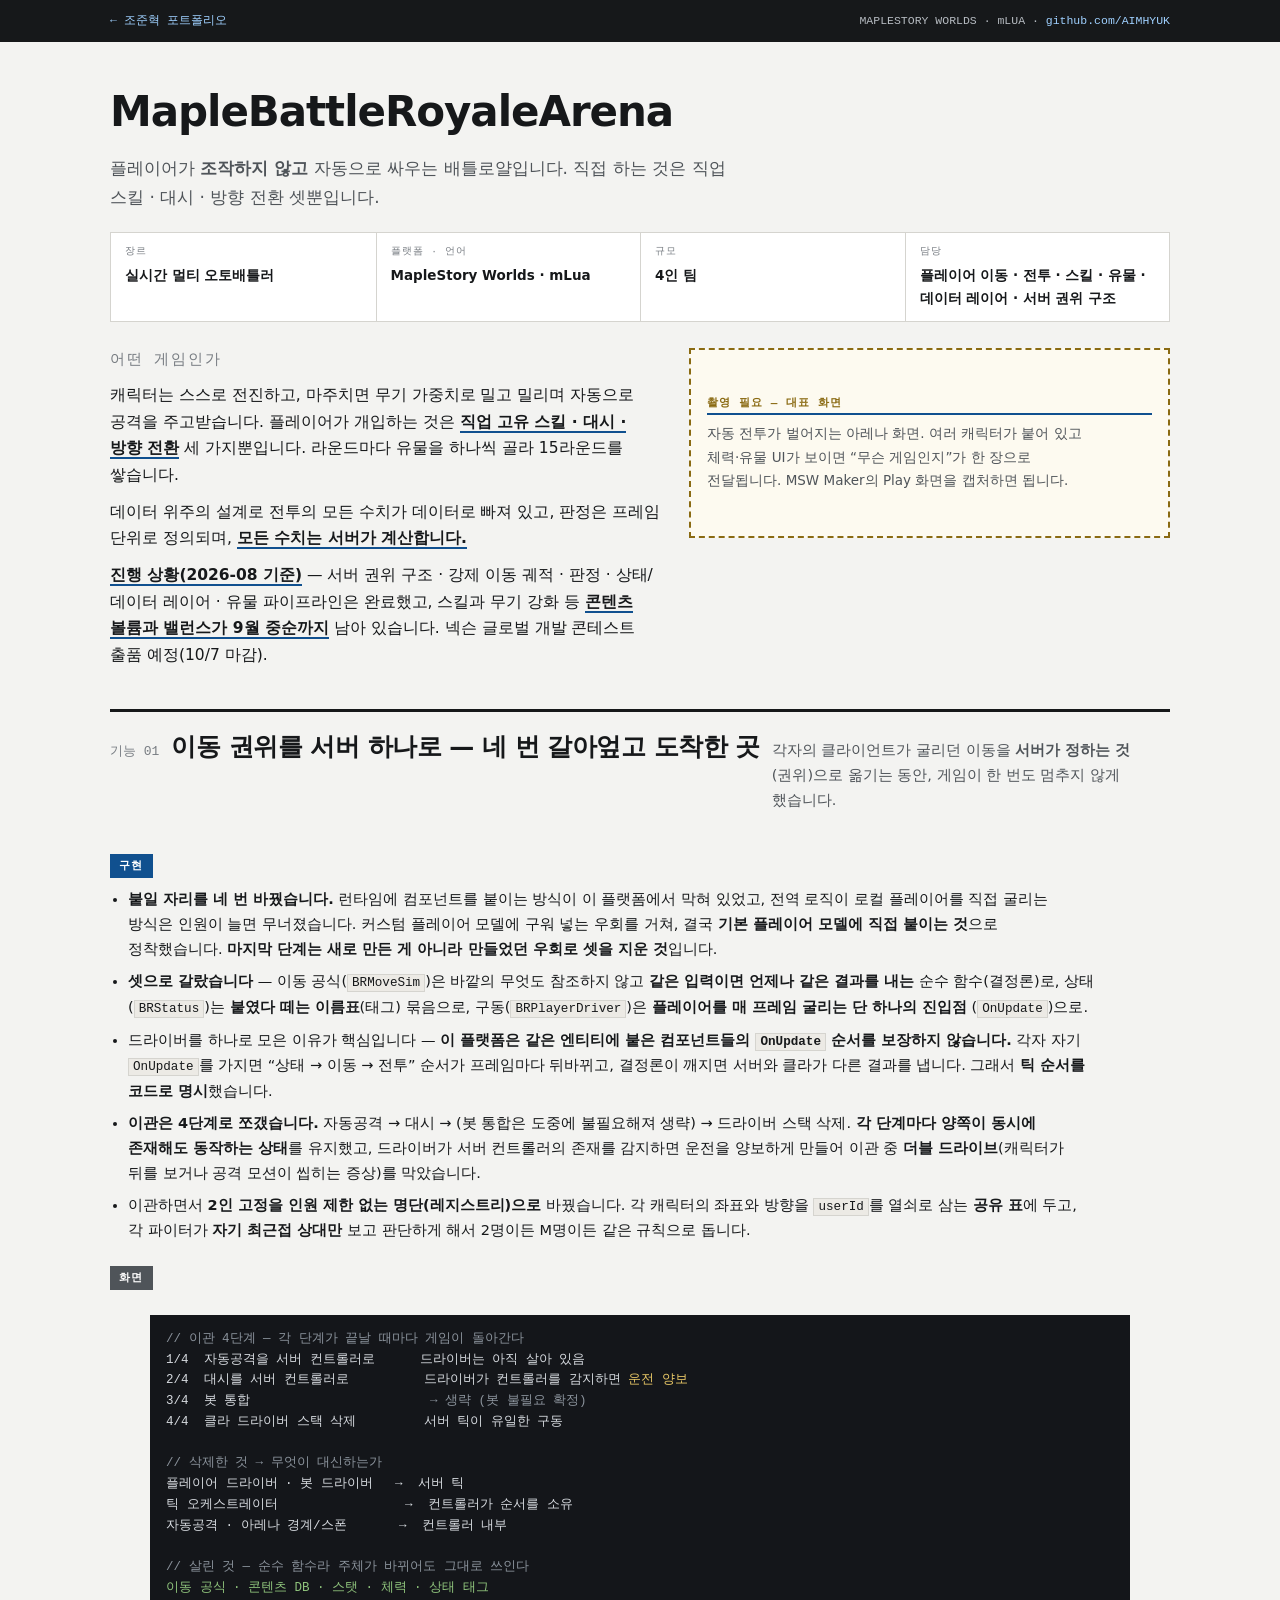
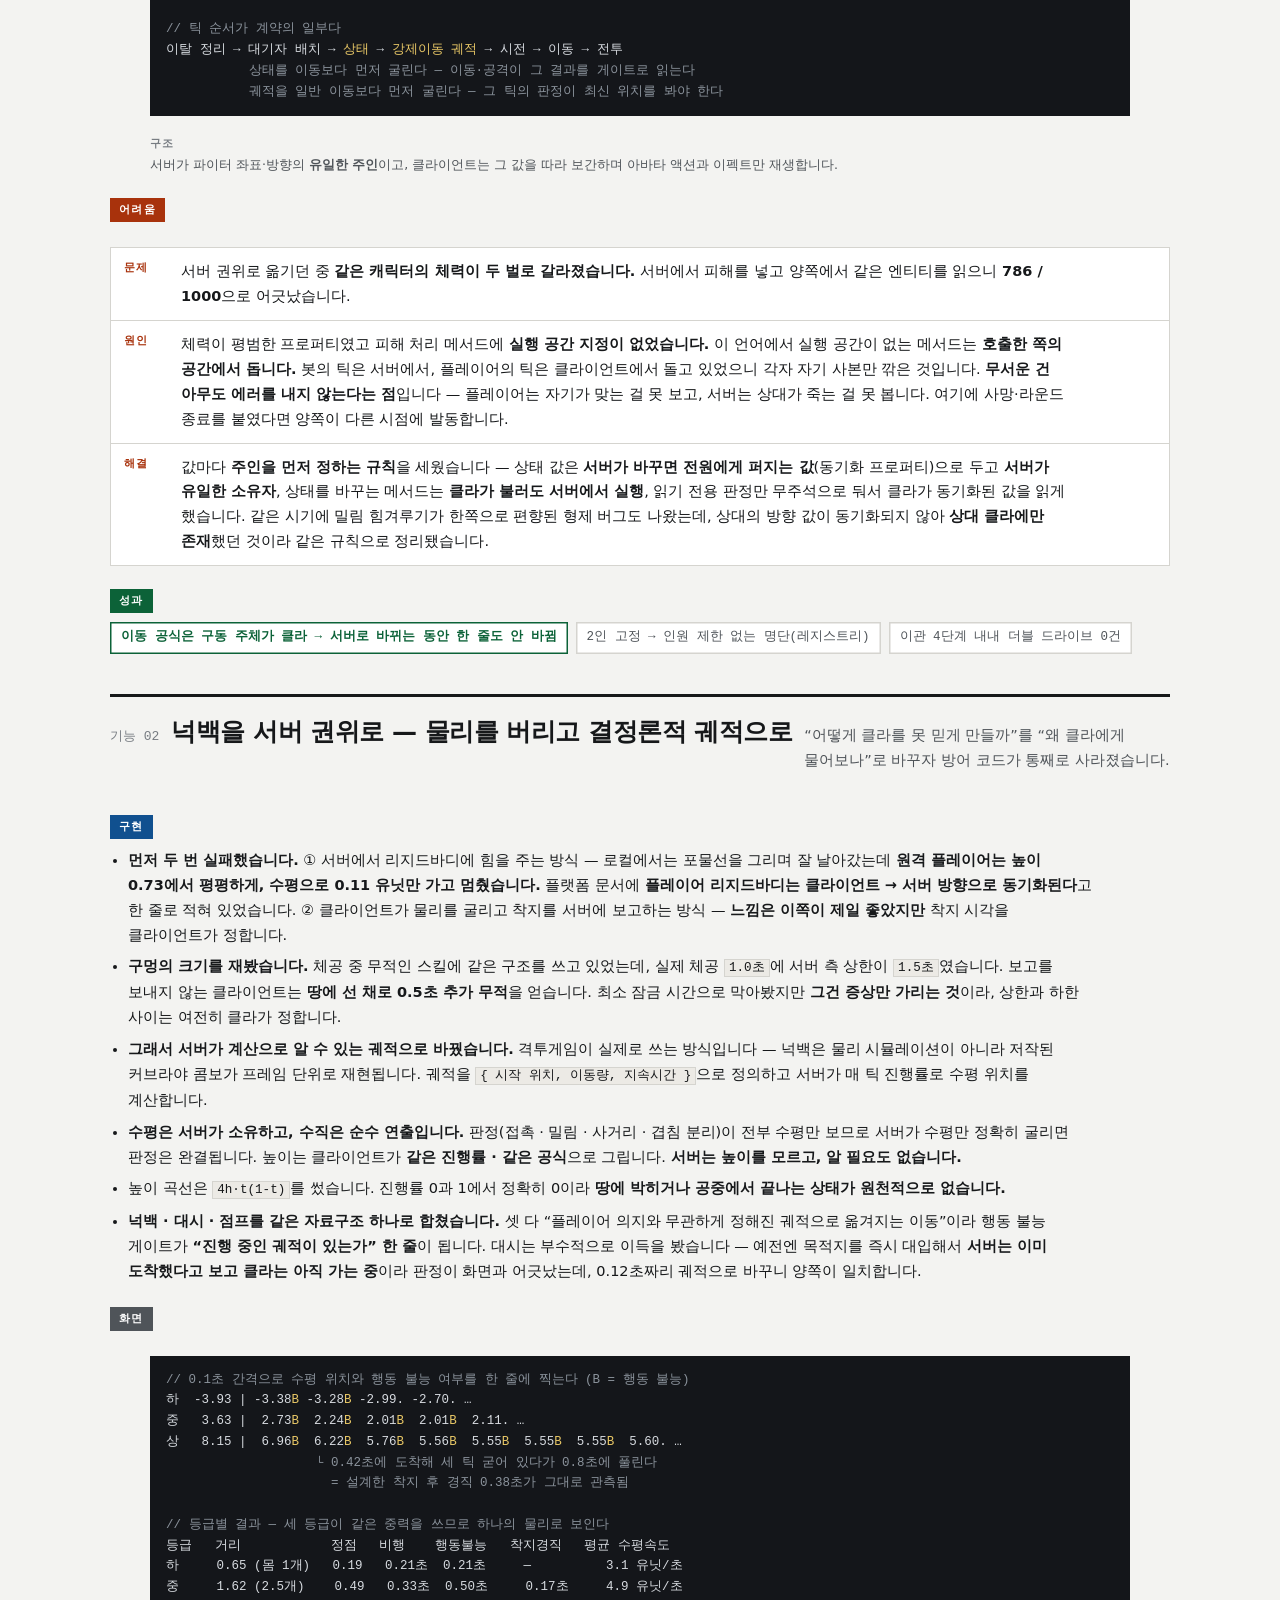
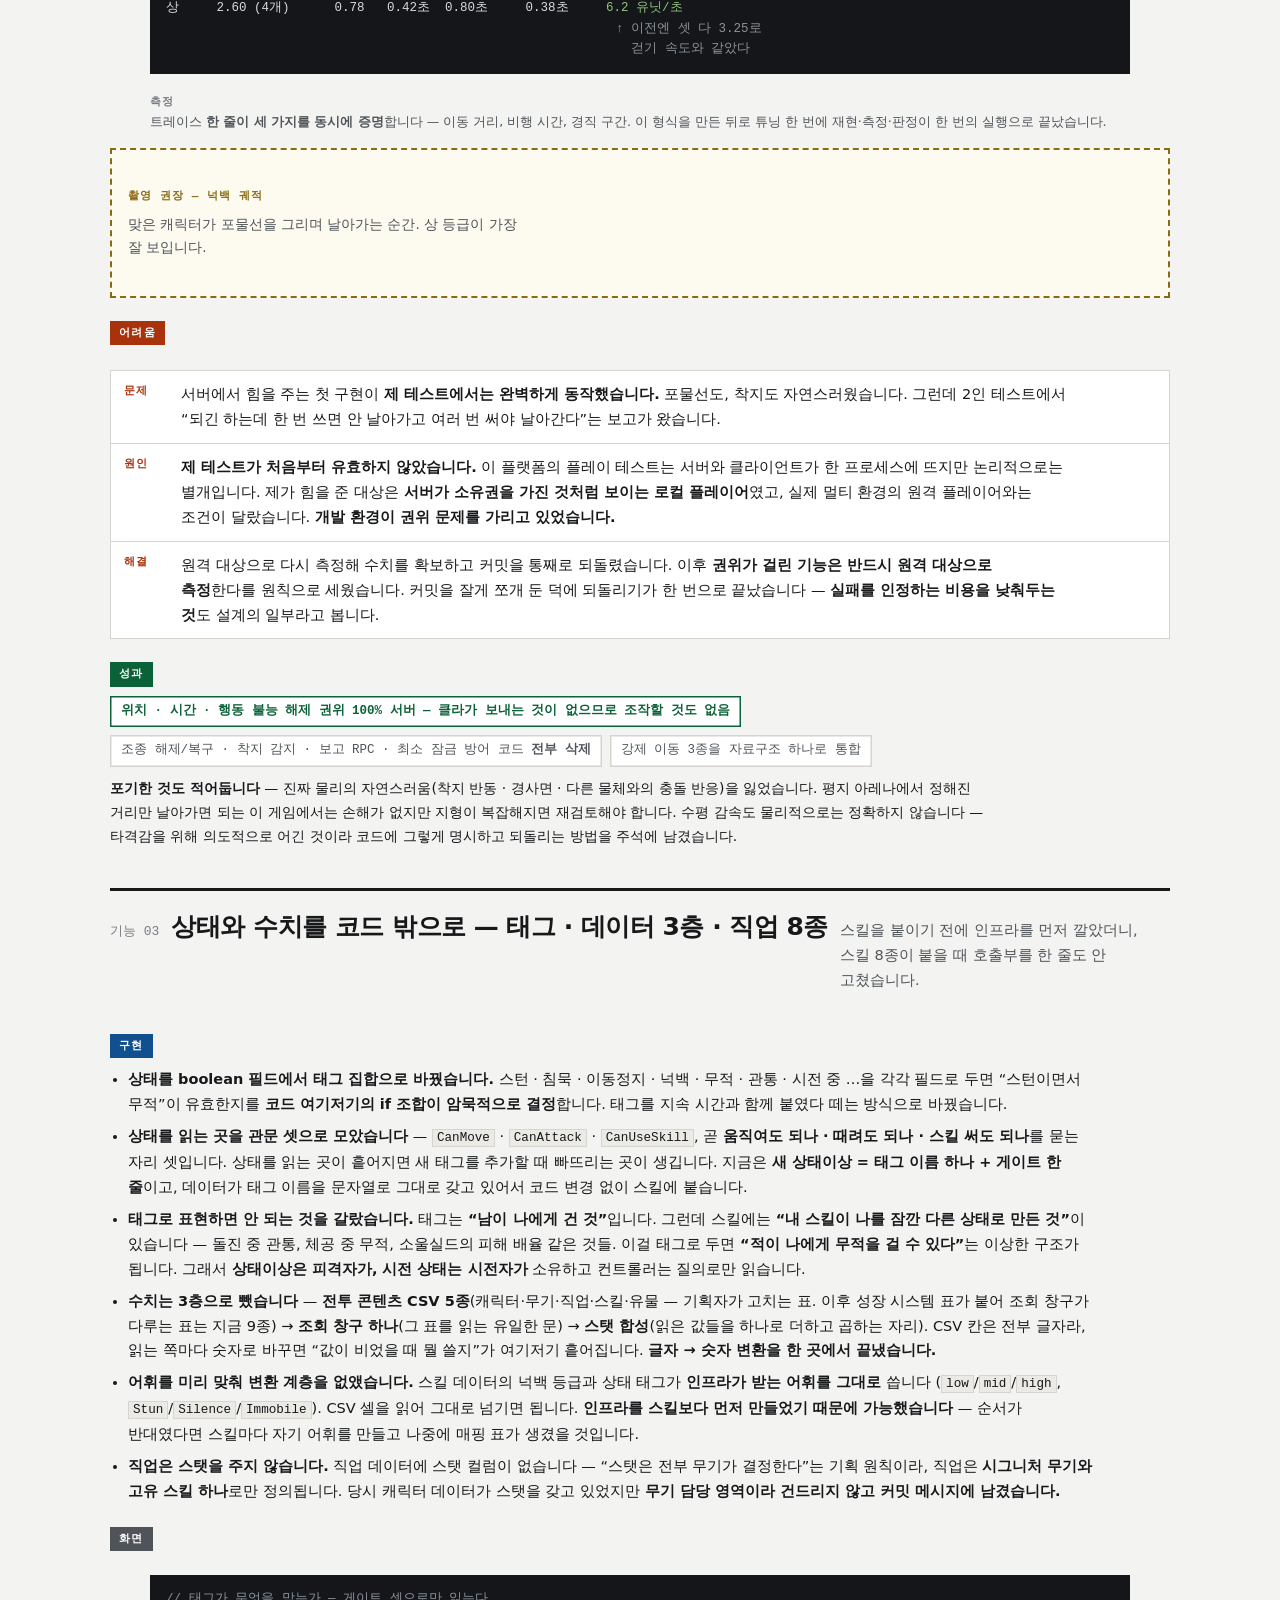
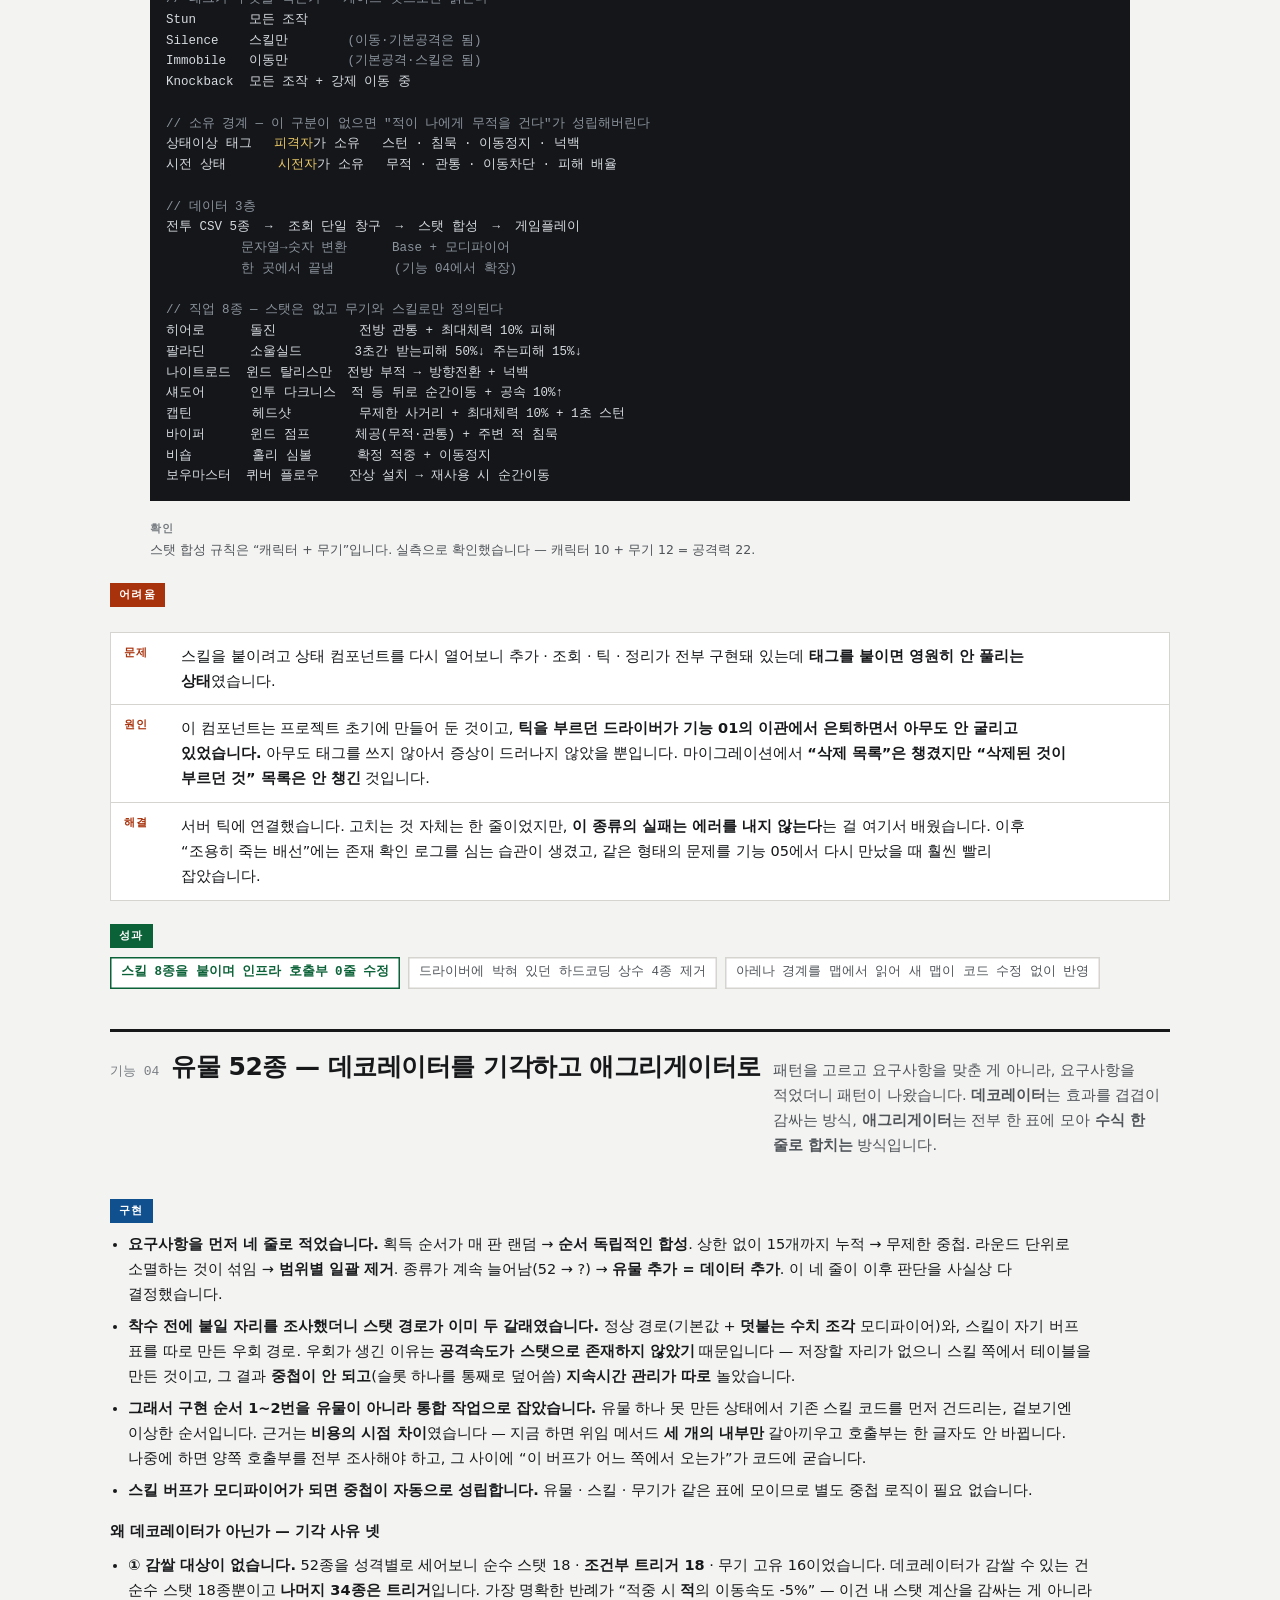
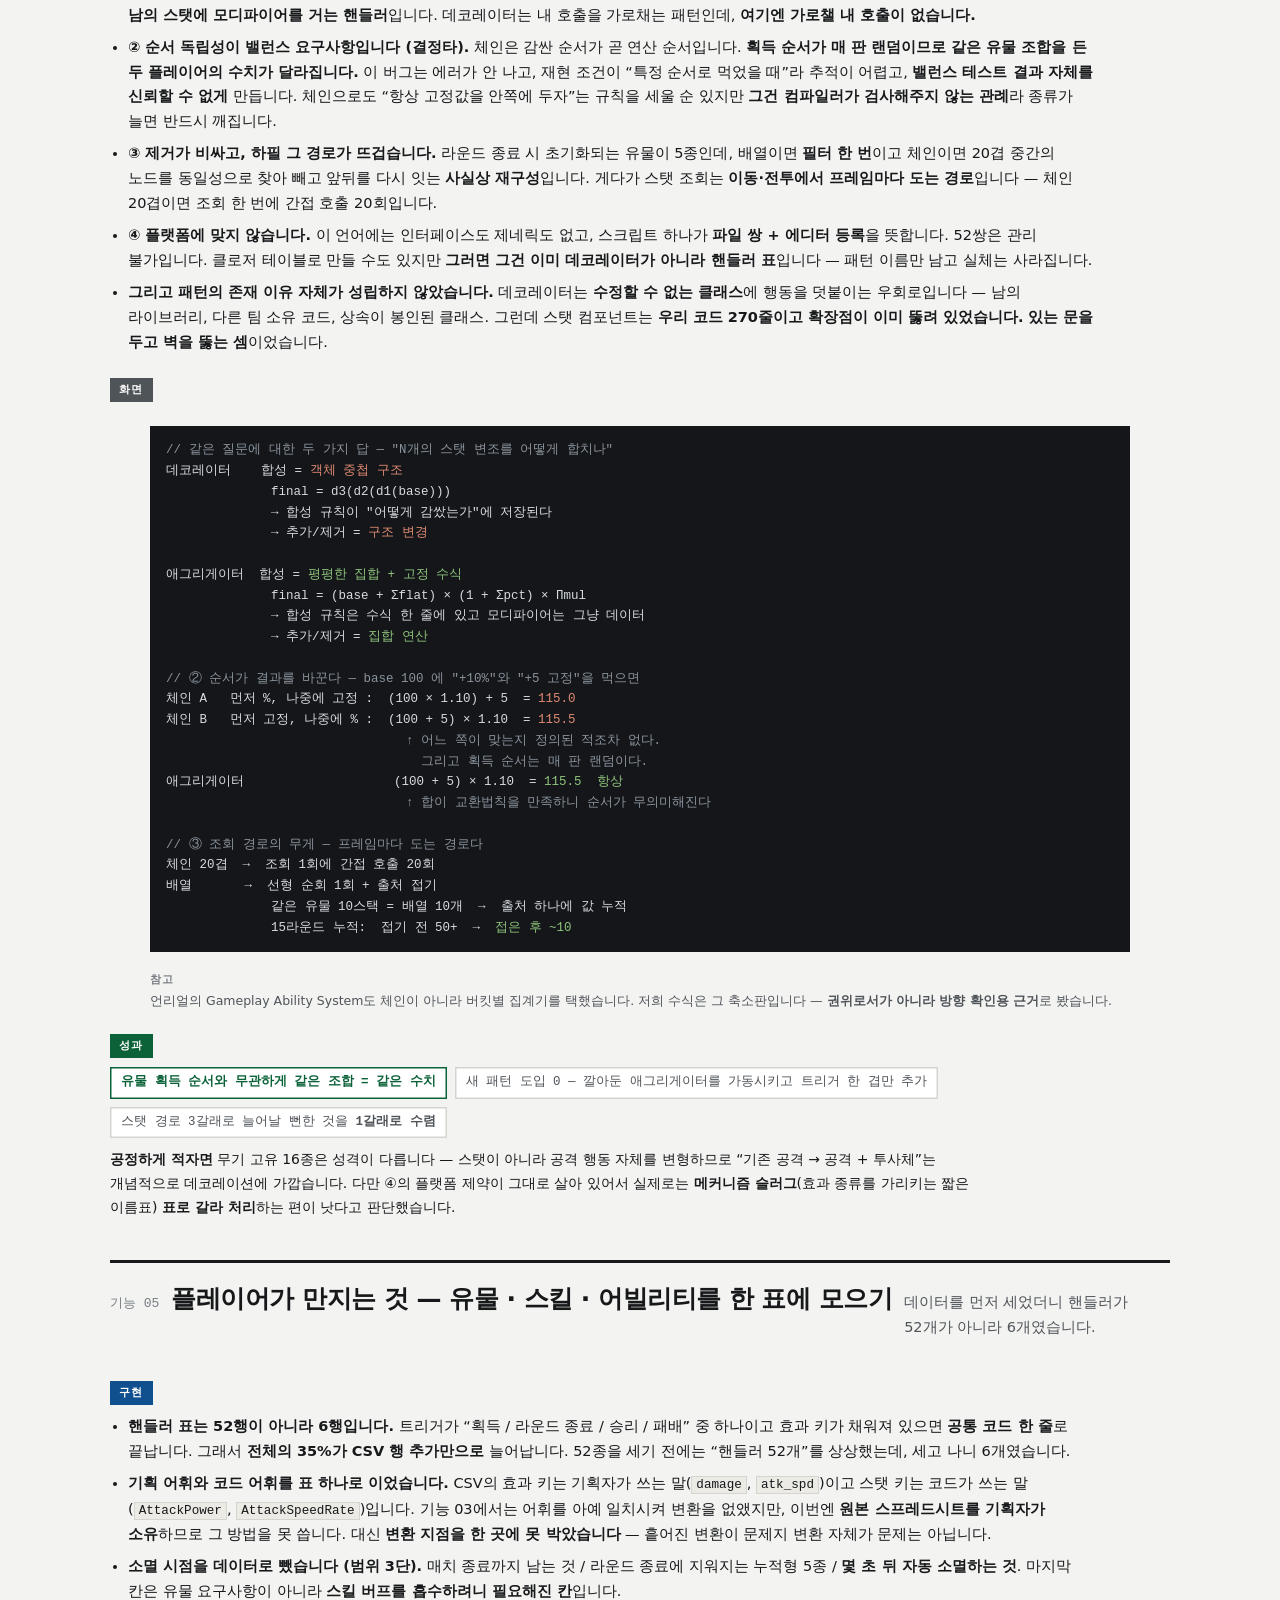
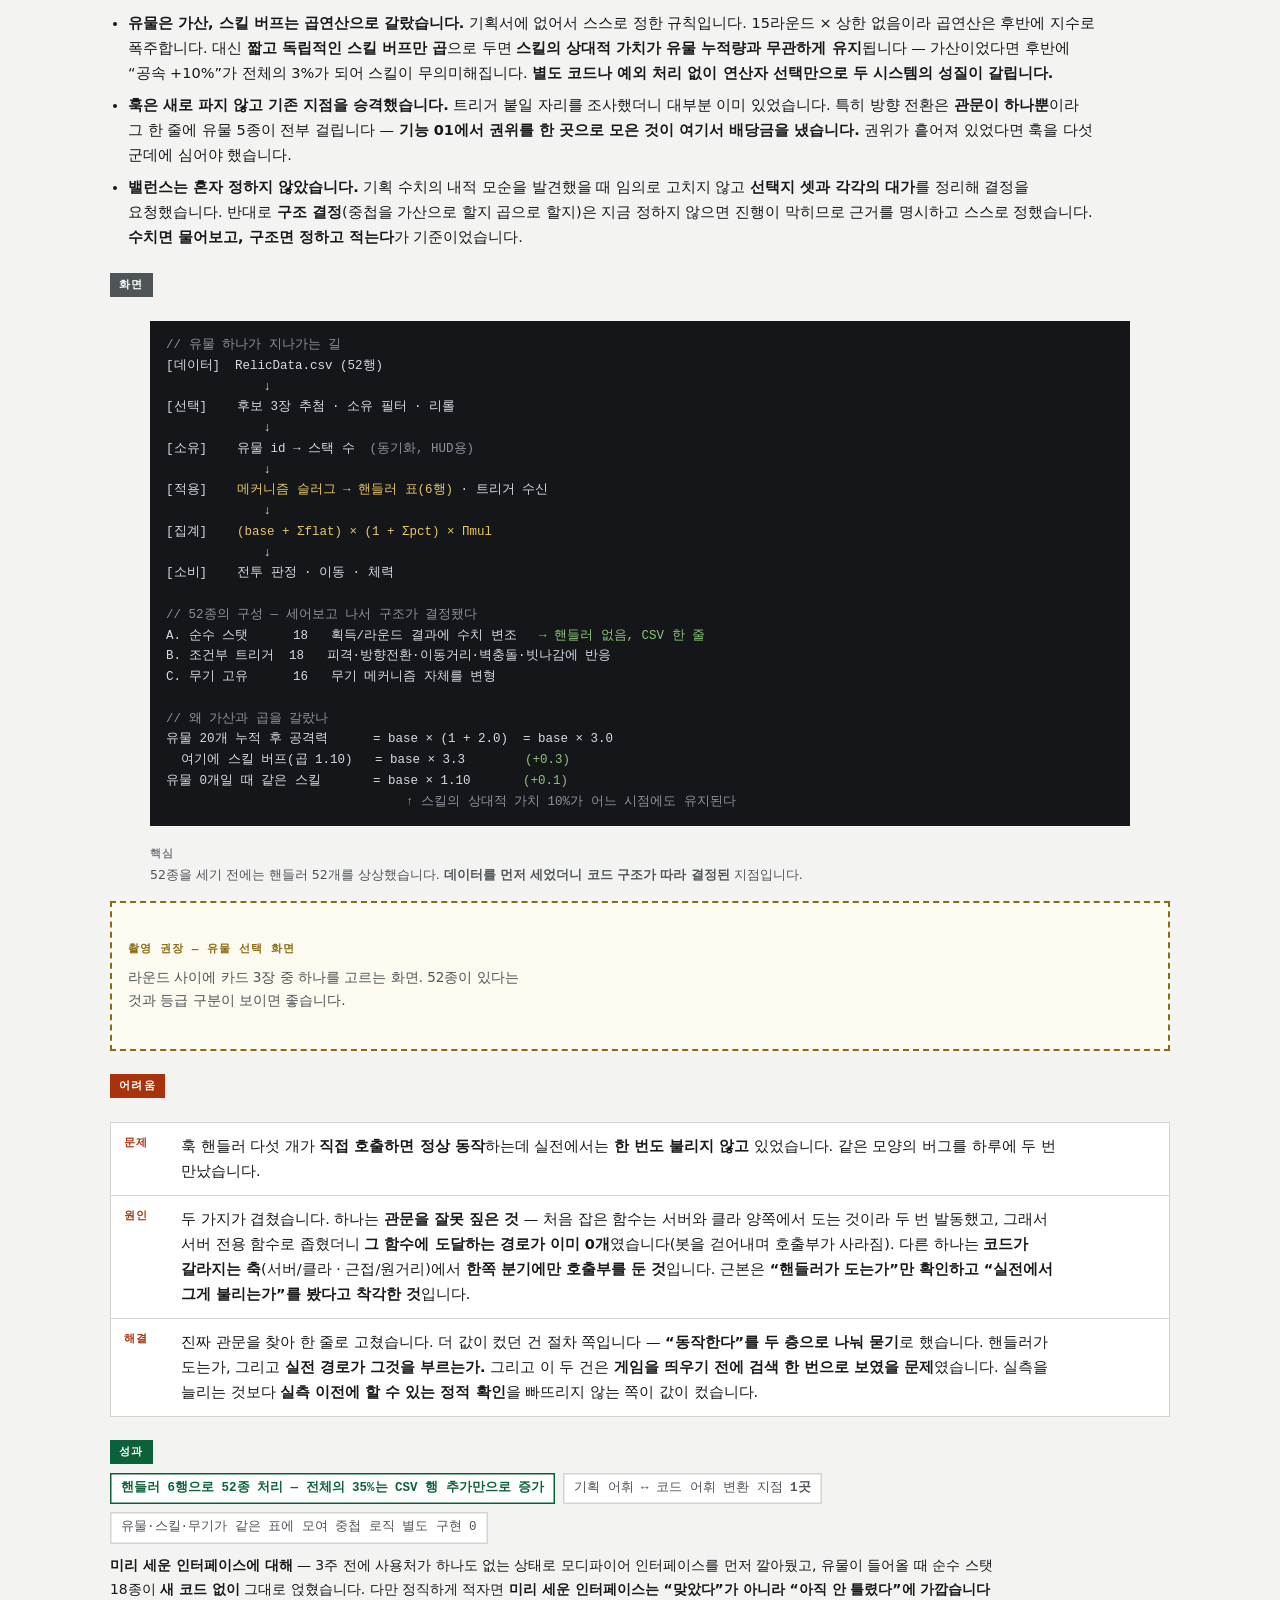
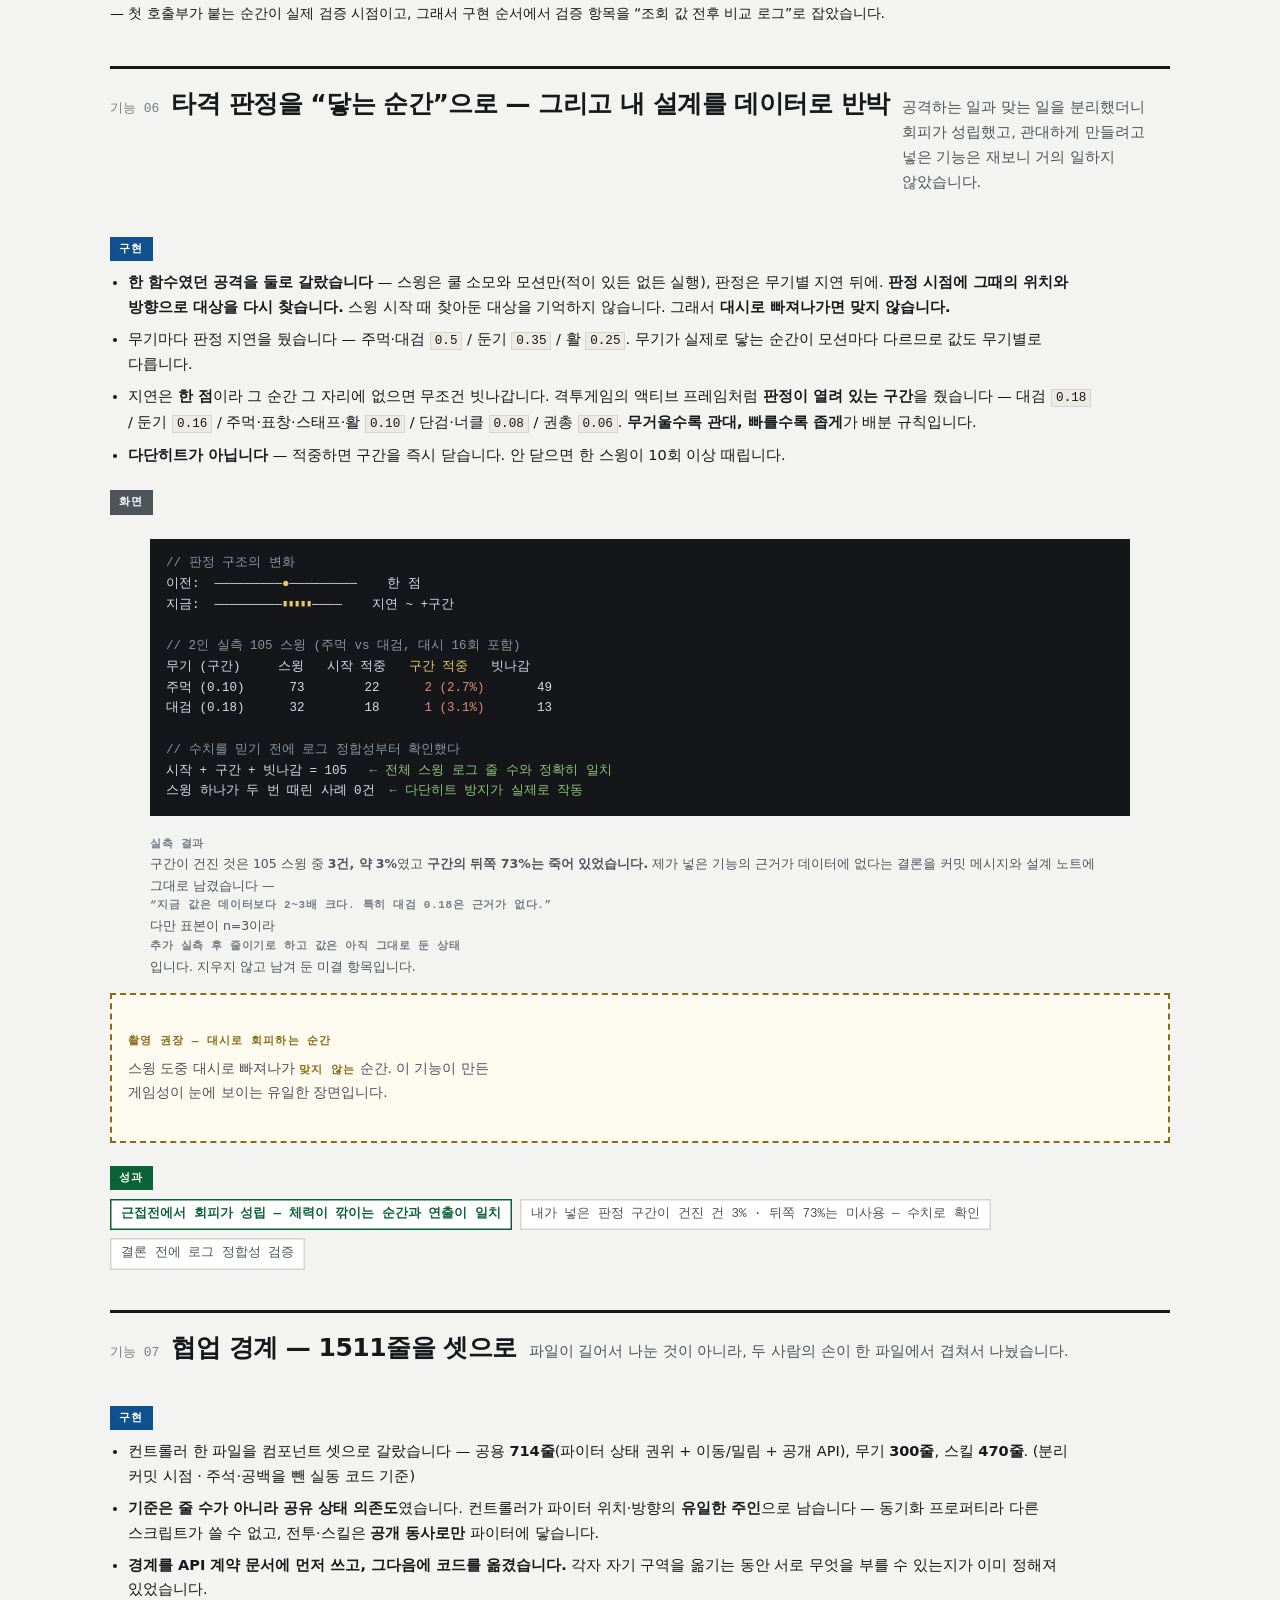
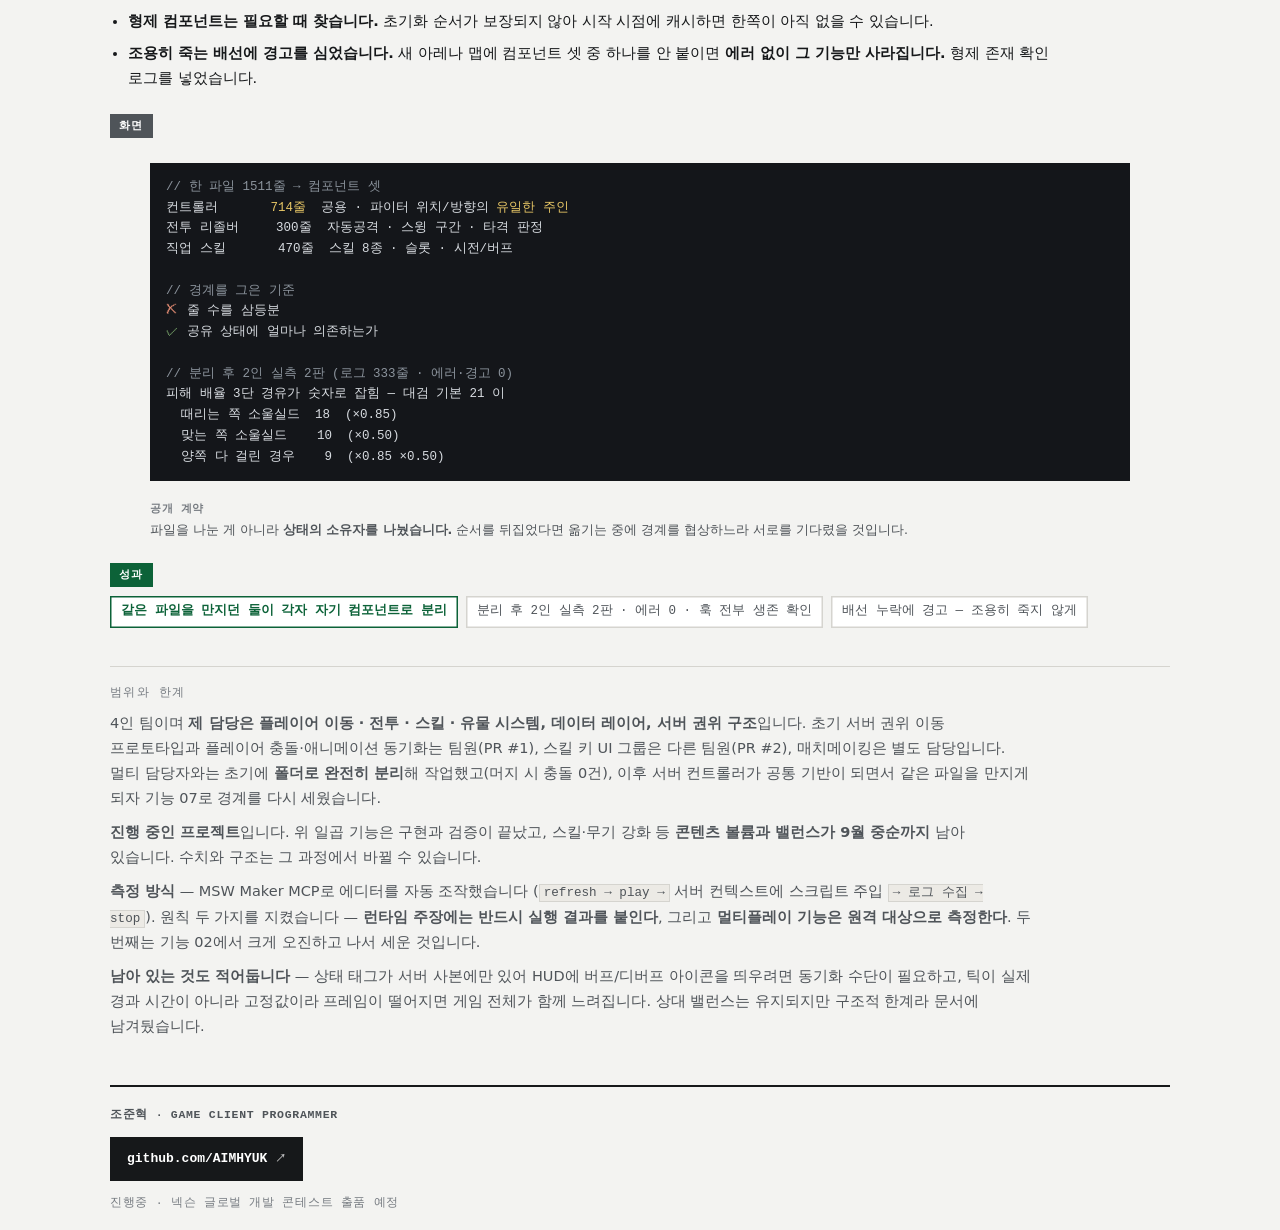
<file: projects/mlb.html>
<!doctype html>
<html lang="ko">
<head>
<meta charset="utf-8">
<meta name="viewport" content="width=device-width, initial-scale=1">
<title>MapleBattleRoyaleArena — 조준혁 포트폴리오</title>
<link rel="stylesheet" href="../assets/portfolio.css">
</head>
<body>

<a class="skip" href="#main">본문으로</a>

<div class="top">
  <div class="wrap top-in">
    <a href="../index.html">← 조준혁 포트폴리오</a>
    <span class="r">MAPLESTORY WORLDS · mLUA ·
      <a href="https://github.com/AIMHYUK" target="_blank" rel="noreferrer">github.com/AIMHYUK</a></span>
  </div>
</div>

<main class="wrap" id="main">

  <header class="ph">
    <h1>MapleBattleRoyaleArena</h1>
    <p class="sub">플레이어가 <b>조작하지 않고</b> 자동으로 싸우는 배틀로얄입니다.
    직접 하는 것은 직업 스킬 · 대시 · 방향 전환 셋뿐입니다.</p>

    <dl class="facts">
      <div><dt>장르</dt><dd>실시간 멀티 오토배틀러</dd></div>
      <div><dt>플랫폼 · 언어</dt><dd>MapleStory Worlds · mLua</dd></div>
      <div><dt>규모</dt><dd>4인 팀</dd></div>
      <div><dt>담당</dt><dd>플레이어 이동 · 전투 · 스킬 · 유물 · 데이터 레이어 · 서버 권위 구조</dd></div>
    </dl>

    <div class="about">
      <div>
        <h2>어떤 게임인가</h2>
        <p>캐릭터는 스스로 전진하고, 마주치면 무기 가중치로 밀고 밀리며 자동으로 공격을 주고받습니다.
        플레이어가 개입하는 것은 <b>직업 고유 스킬 · 대시 · 방향 전환</b> 세 가지뿐입니다.
        라운드마다 유물을 하나씩 골라 15라운드를 쌓습니다.</p>
        <p>데이터 위주의 설계로 전투의 모든 수치가 데이터로 빠져 있고, 판정은 프레임 단위로 정의되며,
        <b>모든 수치는 서버가 계산합니다.</b></p>
        <p><b>진행 상황(2026-08 기준)</b> — 서버 권위 구조 · 강제 이동 궤적 · 판정 · 상태/데이터 레이어 ·
        유물 파이프라인은 완료했고, 스킬과 무기 강화 등 <b>콘텐츠 볼륨과 밸런스가 9월 중순까지</b> 남아 있습니다.
        넥슨 글로벌 개발 콘테스트 출품 예정(10/7 마감).</p>
      </div>
      <div class="need" style="min-height:190px">
        <b>촬영 필요 — 대표 화면</b>
        <p>자동 전투가 벌어지는 아레나 화면. 여러 캐릭터가 붙어 있고 체력·유물 UI가 보이면
        &ldquo;무슨 게임인지&rdquo;가 한 장으로 전달됩니다. MSW Maker의 Play 화면을 캡처하면 됩니다.</p>
      </div>
    </div>
  </header>

  <!-- ══════ 기능 01 ══════ -->
  <section class="feat" id="f1">
    <div class="feat-h">
      <span class="no">기능 01</span>
      <h2>이동 권위를 서버 하나로 — 네 번 갈아엎고 도착한 곳</h2>
      <p class="one">각자의 클라이언트가 굴리던 이동을 <b>서버가 정하는 것</b>(권위)으로 옮기는 동안,
      게임이 한 번도 멈추지 않게 했습니다.</p>
    </div>

    <div class="part p-impl">
      <h3>구현</h3>
      <ul>
        <li><b>붙일 자리를 네 번 바꿨습니다.</b> 런타임에 컴포넌트를 붙이는 방식이 이 플랫폼에서 막혀 있었고,
        전역 로직이 로컬 플레이어를 직접 굴리는 방식은 인원이 늘면 무너졌습니다.
        커스텀 플레이어 모델에 구워 넣는 우회를 거쳐, 결국 <b>기본 플레이어 모델에 직접 붙이는 것</b>으로 정착했습니다.
        <b>마지막 단계는 새로 만든 게 아니라 만들었던 우회로 셋을 지운 것</b>입니다.</li>

        <li><b>셋으로 갈랐습니다</b> — 이동 공식(<code>BRMoveSim</code>)은 바깥의 무엇도 참조하지 않고
        <b>같은 입력이면 언제나 같은 결과를 내는</b> 순수 함수(결정론)로,
        상태(<code>BRStatus</code>)는 <b>붙였다 떼는 이름표</b>(태그) 묶음으로,
        구동(<code>BRPlayerDriver</code>)은 <b>플레이어를 매 프레임 굴리는 단 하나의 진입점</b>
        (<code>OnUpdate</code>)으로.</li>

        <li>드라이버를 하나로 모은 이유가 핵심입니다 —
        <b>이 플랫폼은 같은 엔티티에 붙은 컴포넌트들의 <code>OnUpdate</code> 순서를 보장하지 않습니다.</b>
        각자 자기 <code>OnUpdate</code>를 가지면 &ldquo;상태 → 이동 → 전투&rdquo; 순서가 프레임마다 뒤바뀌고,
        결정론이 깨지면 서버와 클라가 다른 결과를 냅니다. 그래서 <b>틱 순서를 코드로 명시</b>했습니다.</li>

        <li><b>이관은 4단계로 쪼갰습니다.</b> 자동공격 → 대시 → (봇 통합은 도중에 불필요해져 생략) → 드라이버 스택 삭제.
        <b>각 단계마다 양쪽이 동시에 존재해도 동작하는 상태</b>를 유지했고,
        드라이버가 서버 컨트롤러의 존재를 감지하면 운전을 양보하게 만들어
        이관 중 <b>더블 드라이브</b>(캐릭터가 뒤를 보거나 공격 모션이 씹히는 증상)를 막았습니다.</li>

        <li>이관하면서 <b>2인 고정을 인원 제한 없는 명단(레지스트리)으로</b> 바꿨습니다.
        각 캐릭터의 좌표와 방향을 <code>userId</code>를 열쇠로 삼는 <b>공유 표</b>에 두고,
        각 파이터가 <b>자기 최근접 상대만</b> 보고 판단하게 해서 2명이든 M명이든 같은 규칙으로 돕니다.</li>
      </ul>
    </div>

    <div class="part p-shot">
      <h3>화면</h3>
      <figure>
        <pre class="logbox"><span class="c">// 이관 4단계 — 각 단계가 끝날 때마다 게임이 돌아간다</span>
1/4  자동공격을 서버 컨트롤러로      드라이버는 아직 살아 있음
2/4  대시를 서버 컨트롤러로          드라이버가 컨트롤러를 감지하면 <span class="hi">운전 양보</span>
3/4  봇 통합                        <span class="c">→ 생략 (봇 불필요 확정)</span>
4/4  클라 드라이버 스택 삭제         서버 틱이 유일한 구동

<span class="c">// 삭제한 것 → 무엇이 대신하는가</span>
플레이어 드라이버 · 봇 드라이버   →  서버 틱
틱 오케스트레이터                 →  컨트롤러가 순서를 소유
자동공격 · 아레나 경계/스폰       →  컨트롤러 내부

<span class="c">// 살린 것 — 순수 함수라 주체가 바뀌어도 그대로 쓰인다</span>
<span class="ok">이동 공식 · 콘텐츠 DB · 스탯 · 체력 · 상태 태그</span>

<span class="c">// 틱 순서가 계약의 일부다</span>
이탈 정리 → 대기자 배치 → <span class="hi">상태</span> → <span class="hi">강제이동 궤적</span> → 시전 → 이동 → 전투
           <span class="c">상태를 이동보다 먼저 굴린다 — 이동·공격이 그 결과를 게이트로 읽는다
           궤적을 일반 이동보다 먼저 굴린다 — 그 틱의 판정이 최신 위치를 봐야 한다</span></pre>
        <p class="logcap"><b>구조</b>서버가 파이터 좌표·방향의 <strong>유일한 주인</strong>이고,
        클라이언트는 그 값을 따라 보간하며 아바타 액션과 이펙트만 재생합니다.</p>
      </figure>
    </div>

    <div class="part p-trouble">
      <h3>어려움</h3>
      <dl class="tbl">
        <div><dt>문제</dt><dd>서버 권위로 옮기던 중 <b>같은 캐릭터의 체력이 두 벌로 갈라졌습니다.</b>
        서버에서 피해를 넣고 양쪽에서 같은 엔티티를 읽으니 <b>786 / 1000</b>으로 어긋났습니다.</dd></div>
        <div><dt>원인</dt><dd>체력이 평범한 프로퍼티였고 피해 처리 메서드에 <b>실행 공간 지정이 없었습니다.</b>
        이 언어에서 실행 공간이 없는 메서드는 <b>호출한 쪽의 공간에서 돕니다.</b>
        봇의 틱은 서버에서, 플레이어의 틱은 클라이언트에서 돌고 있었으니 각자 자기 사본만 깎은 것입니다.
        <b>무서운 건 아무도 에러를 내지 않는다는 점</b>입니다 — 플레이어는 자기가 맞는 걸 못 보고,
        서버는 상대가 죽는 걸 못 봅니다. 여기에 사망·라운드 종료를 붙였다면 양쪽이 다른 시점에 발동합니다.</dd></div>
        <div><dt>해결</dt><dd>값마다 <b>주인을 먼저 정하는 규칙</b>을 세웠습니다 —
        상태 값은 <b>서버가 바꾸면 전원에게 퍼지는 값</b>(동기화 프로퍼티)으로 두고 <b>서버가 유일한 소유자</b>,
        상태를 바꾸는 메서드는 <b>클라가 불러도 서버에서 실행</b>,
        읽기 전용 판정만 무주석으로 둬서 클라가 동기화된 값을 읽게 했습니다.
        같은 시기에 밀림 힘겨루기가 한쪽으로 편향된 형제 버그도 나왔는데,
        상대의 방향 값이 동기화되지 않아 <b>상대 클라에만 존재</b>했던 것이라 같은 규칙으로 정리됐습니다.</dd></div>
      </dl>
    </div>

    <div class="part p-result">
      <h3>성과</h3>
      <div class="res">
        <span>이동 공식은 구동 주체가 클라 → 서버로 바뀌는 동안 <b>한 줄도 안 바뀜</b></span>
        <span class="n">2인 고정 → 인원 제한 없는 명단(레지스트리)</span>
        <span class="n">이관 4단계 내내 더블 드라이브 0건</span>
      </div>
    </div>
  </section>

  <!-- ══════ 기능 02 ══════ -->
  <section class="feat" id="f2">
    <div class="feat-h">
      <span class="no">기능 02</span>
      <h2>넉백을 서버 권위로 — 물리를 버리고 결정론적 궤적으로</h2>
      <p class="one">&ldquo;어떻게 클라를 못 믿게 만들까&rdquo;를 &ldquo;왜 클라에게 물어보나&rdquo;로 바꾸자 방어 코드가 통째로 사라졌습니다.</p>
    </div>

    <div class="part p-impl">
      <h3>구현</h3>
      <ul>
        <li><b>먼저 두 번 실패했습니다.</b> ① 서버에서 리지드바디에 힘을 주는 방식 —
        로컬에서는 포물선을 그리며 잘 날아갔는데 <b>원격 플레이어는 높이 0.73에서 평평하게, 수평으로 0.11 유닛만 가고 멈췄습니다.</b>
        플랫폼 문서에 <b>플레이어 리지드바디는 클라이언트 → 서버 방향으로 동기화된다</b>고 한 줄로 적혀 있었습니다.
        ② 클라이언트가 물리를 굴리고 착지를 서버에 보고하는 방식 — <b>느낌은 이쪽이 제일 좋았지만</b>
        착지 시각을 클라이언트가 정합니다.</li>

        <li><b>구멍의 크기를 재봤습니다.</b> 체공 중 무적인 스킬에 같은 구조를 쓰고 있었는데,
        실제 체공 <code>1.0초</code>에 서버 측 상한이 <code>1.5초</code>였습니다.
        보고를 보내지 않는 클라이언트는 <b>땅에 선 채로 0.5초 추가 무적</b>을 얻습니다.
        최소 잠금 시간으로 막아봤지만 <b>그건 증상만 가리는 것</b>이라, 상한과 하한 사이는 여전히 클라가 정합니다.</li>

        <li><b>그래서 서버가 계산으로 알 수 있는 궤적으로 바꿨습니다.</b>
        격투게임이 실제로 쓰는 방식입니다 — 넉백은 물리 시뮬레이션이 아니라 저작된 커브라야
        콤보가 프레임 단위로 재현됩니다. 궤적을 <code>{ 시작 위치, 이동량, 지속시간 }</code>으로 정의하고
        서버가 매 틱 진행률로 수평 위치를 계산합니다.</li>

        <li><b>수평은 서버가 소유하고, 수직은 순수 연출입니다.</b>
        판정(접촉 · 밀림 · 사거리 · 겹침 분리)이 전부 수평만 보므로 서버가 수평만 정확히 굴리면 판정은 완결됩니다.
        높이는 클라이언트가 <b>같은 진행률 · 같은 공식</b>으로 그립니다.
        <b>서버는 높이를 모르고, 알 필요도 없습니다.</b></li>

        <li>높이 곡선은 <code>4h·t(1-t)</code>를 썼습니다. 진행률 0과 1에서 정확히 0이라
        <b>땅에 박히거나 공중에서 끝나는 상태가 원천적으로 없습니다.</b></li>

        <li><b>넉백 · 대시 · 점프를 같은 자료구조 하나로 합쳤습니다.</b>
        셋 다 &ldquo;플레이어 의지와 무관하게 정해진 궤적으로 옮겨지는 이동&rdquo;이라
        행동 불능 게이트가 <b>&ldquo;진행 중인 궤적이 있는가&rdquo; 한 줄</b>이 됩니다.
        대시는 부수적으로 이득을 봤습니다 — 예전엔 목적지를 즉시 대입해서
        <b>서버는 이미 도착했다고 보고 클라는 아직 가는 중</b>이라 판정이 화면과 어긋났는데,
        0.12초짜리 궤적으로 바꾸니 양쪽이 일치합니다.</li>
      </ul>
    </div>

    <div class="part p-shot">
      <h3>화면</h3>
      <figure>
        <pre class="logbox"><span class="c">// 0.1초 간격으로 수평 위치와 행동 불능 여부를 한 줄에 찍는다 (B = 행동 불능)</span>
하  -3.93 | -3.38<span class="hi">B</span> -3.28<span class="hi">B</span> -2.99. -2.70. …
중   3.63 |  2.73<span class="hi">B</span>  2.24<span class="hi">B</span>  2.01<span class="hi">B</span>  2.01<span class="hi">B</span>  2.11. …
상   8.15 |  6.96<span class="hi">B</span>  6.22<span class="hi">B</span>  5.76<span class="hi">B</span>  5.56<span class="hi">B</span>  5.55<span class="hi">B</span>  5.55<span class="hi">B</span>  5.55<span class="hi">B</span>  5.60. …
                    <span class="c">└ 0.42초에 도착해 세 틱 굳어 있다가 0.8초에 풀린다
                      = 설계한 착지 후 경직 0.38초가 그대로 관측됨</span>

<span class="c">// 등급별 결과 — 세 등급이 같은 중력을 쓰므로 하나의 물리로 보인다</span>
등급   거리            정점   비행    행동불능   착지경직   평균 수평속도
하     0.65 (몸 1개)   0.19   0.21초  0.21초     —          3.1 유닛/초
중     1.62 (2.5개)    0.49   0.33초  0.50초     0.17초     4.9 유닛/초
상     2.60 (4개)      0.78   0.42초  0.80초     0.38초     <span class="ok">6.2 유닛/초</span>
                                                            <span class="c">↑ 이전엔 셋 다 3.25로
                                                              걷기 속도와 같았다</span></pre>
        <p class="logcap"><b>측정</b>트레이스 <strong>한 줄이 세 가지를 동시에 증명</strong>합니다 —
        이동 거리, 비행 시간, 경직 구간. 이 형식을 만든 뒤로 튜닝 한 번에 재현·측정·판정이 한 번의 실행으로 끝났습니다.</p>
      </figure>
      <div class="shots">
        <div class="need">
          <b>촬영 권장 — 넉백 궤적</b>
          <p>맞은 캐릭터가 포물선을 그리며 날아가는 순간. 상 등급이 가장 잘 보입니다.</p>
        </div>
      </div>
    </div>

    <div class="part p-trouble">
      <h3>어려움</h3>
      <dl class="tbl">
        <div><dt>문제</dt><dd>서버에서 힘을 주는 첫 구현이 <b>제 테스트에서는 완벽하게 동작했습니다.</b>
        포물선도, 착지도 자연스러웠습니다. 그런데 2인 테스트에서
        &ldquo;되긴 하는데 한 번 쓰면 안 날아가고 여러 번 써야 날아간다&rdquo;는 보고가 왔습니다.</dd></div>
        <div><dt>원인</dt><dd><b>제 테스트가 처음부터 유효하지 않았습니다.</b>
        이 플랫폼의 플레이 테스트는 서버와 클라이언트가 한 프로세스에 뜨지만 논리적으로는 별개입니다.
        제가 힘을 준 대상은 <b>서버가 소유권을 가진 것처럼 보이는 로컬 플레이어</b>였고,
        실제 멀티 환경의 원격 플레이어와는 조건이 달랐습니다.
        <b>개발 환경이 권위 문제를 가리고 있었습니다.</b></dd></div>
        <div><dt>해결</dt><dd>원격 대상으로 다시 측정해 수치를 확보하고 커밋을 통째로 되돌렸습니다.
        이후 <b>권위가 걸린 기능은 반드시 원격 대상으로 측정</b>한다를 원칙으로 세웠습니다.
        커밋을 잘게 쪼개 둔 덕에 되돌리기가 한 번으로 끝났습니다 —
        <b>실패를 인정하는 비용을 낮춰두는 것</b>도 설계의 일부라고 봅니다.</dd></div>
      </dl>
    </div>

    <div class="part p-result">
      <h3>성과</h3>
      <div class="res">
        <span>위치 · 시간 · 행동 불능 해제 권위 <b>100% 서버</b> — 클라가 보내는 것이 없으므로 조작할 것도 없음</span>
        <span class="n">조종 해제/복구 · 착지 감지 · 보고 RPC · 최소 잠금 방어 코드 <b>전부 삭제</b></span>
        <span class="n">강제 이동 3종을 자료구조 하나로 통합</span>
      </div>
      <p style="margin-top:10px;font-size:.9em">
      <b>포기한 것도 적어둡니다</b> — 진짜 물리의 자연스러움(착지 반동 · 경사면 · 다른 물체와의 충돌 반응)을 잃었습니다.
      평지 아레나에서 정해진 거리만 날아가면 되는 이 게임에서는 손해가 없지만 지형이 복잡해지면 재검토해야 합니다.
      수평 감속도 물리적으로는 정확하지 않습니다 — 타격감을 위해 의도적으로 어긴 것이라
      코드에 그렇게 명시하고 되돌리는 방법을 주석에 남겼습니다.</p>
    </div>
  </section>

  <!-- ══════ 기능 03 ══════ -->
  <section class="feat" id="f3">
    <div class="feat-h">
      <span class="no">기능 03</span>
      <h2>상태와 수치를 코드 밖으로 — 태그 · 데이터 3층 · 직업 8종</h2>
      <p class="one">스킬을 붙이기 전에 인프라를 먼저 깔았더니, 스킬 8종이 붙을 때 호출부를 한 줄도 안 고쳤습니다.</p>
    </div>

    <div class="part p-impl">
      <h3>구현</h3>
      <ul>
        <li><b>상태를 boolean 필드에서 태그 집합으로 바꿨습니다.</b>
        스턴 · 침묵 · 이동정지 · 넉백 · 무적 · 관통 · 시전 중 …을 각각 필드로 두면
        &ldquo;스턴이면서 무적&rdquo;이 유효한지를 <b>코드 여기저기의 if 조합이 암묵적으로 결정</b>합니다.
        태그를 지속 시간과 함께 붙였다 떼는 방식으로 바꿨습니다.</li>

        <li><b>상태를 읽는 곳을 관문 셋으로 모았습니다</b> —
        <code>CanMove</code> · <code>CanAttack</code> · <code>CanUseSkill</code>,
        곧 <b>움직여도 되나 · 때려도 되나 · 스킬 써도 되나</b>를 묻는 자리 셋입니다.
        상태를 읽는 곳이 흩어지면 새 태그를 추가할 때 빠뜨리는 곳이 생깁니다.
        지금은 <b>새 상태이상 = 태그 이름 하나 + 게이트 한 줄</b>이고,
        데이터가 태그 이름을 문자열로 그대로 갖고 있어서 코드 변경 없이 스킬에 붙습니다.</li>

        <li><b>태그로 표현하면 안 되는 것을 갈랐습니다.</b>
        태그는 <b>&ldquo;남이 나에게 건 것&rdquo;</b>입니다. 그런데 스킬에는
        <b>&ldquo;내 스킬이 나를 잠깐 다른 상태로 만든 것&rdquo;</b>이 있습니다 —
        돌진 중 관통, 체공 중 무적, 소울실드의 피해 배율 같은 것들.
        이걸 태그로 두면 <b>&ldquo;적이 나에게 무적을 걸 수 있다&rdquo;</b>는 이상한 구조가 됩니다.
        그래서 <b>상태이상은 피격자가, 시전 상태는 시전자가</b> 소유하고
        컨트롤러는 질의로만 읽습니다.</li>

        <li><b>수치는 3층으로 뺐습니다</b> —
        <b>전투 콘텐츠 CSV 5종</b>(캐릭터·무기·직업·스킬·유물 — 기획자가 고치는 표.
        이후 성장 시스템 표가 붙어 조회 창구가 다루는 표는 지금 9종) → <b>조회 창구 하나</b>(그 표를 읽는 유일한 문) →
        <b>스탯 합성</b>(읽은 값들을 하나로 더하고 곱하는 자리).
        CSV 칸은 전부 글자라, 읽는 쪽마다 숫자로 바꾸면 &ldquo;값이 비었을 때 뭘 쓸지&rdquo;가 여기저기 흩어집니다.
        <b>글자 → 숫자 변환을 한 곳에서 끝냈습니다.</b></li>

        <li><b>어휘를 미리 맞춰 변환 계층을 없앴습니다.</b>
        스킬 데이터의 넉백 등급과 상태 태그가 <b>인프라가 받는 어휘를 그대로</b> 씁니다
        (<code>low</code>/<code>mid</code>/<code>high</code>, <code>Stun</code>/<code>Silence</code>/<code>Immobile</code>).
        CSV 셀을 읽어 그대로 넘기면 됩니다. <b>인프라를 스킬보다 먼저 만들었기 때문에 가능했습니다</b> —
        순서가 반대였다면 스킬마다 자기 어휘를 만들고 나중에 매핑 표가 생겼을 것입니다.</li>

        <li><b>직업은 스탯을 주지 않습니다.</b> 직업 데이터에 스탯 컬럼이 없습니다 —
        &ldquo;스탯은 전부 무기가 결정한다&rdquo;는 기획 원칙이라, 직업은
        <b>시그니처 무기와 고유 스킬 하나</b>로만 정의됩니다.
        당시 캐릭터 데이터가 스탯을 갖고 있었지만 <b>무기 담당 영역이라 건드리지 않고
        커밋 메시지에 남겼습니다.</b></li>
      </ul>
    </div>

    <div class="part p-shot">
      <h3>화면</h3>
      <figure>
        <pre class="logbox"><span class="c">// 태그가 무엇을 막는가 — 게이트 셋으로만 읽는다</span>
Stun       모든 조작
Silence    스킬만        <span class="c">(이동·기본공격은 됨)</span>
Immobile   이동만        <span class="c">(기본공격·스킬은 됨)</span>
Knockback  모든 조작 + 강제 이동 중

<span class="c">// 소유 경계 — 이 구분이 없으면 "적이 나에게 무적을 건다"가 성립해버린다</span>
상태이상 태그   <span class="hi">피격자</span>가 소유   스턴 · 침묵 · 이동정지 · 넉백
시전 상태       <span class="hi">시전자</span>가 소유   무적 · 관통 · 이동차단 · 피해 배율

<span class="c">// 데이터 3층</span>
전투 CSV 5종  →  조회 단일 창구  →  스탯 합성  →  게임플레이
          <span class="c">문자열→숫자 변환      Base + 모디파이어
          한 곳에서 끝냄        (기능 04에서 확장)</span>

<span class="c">// 직업 8종 — 스탯은 없고 무기와 스킬로만 정의된다</span>
히어로      돌진           전방 관통 + 최대체력 10% 피해
팔라딘      소울실드       3초간 받는피해 50%↓ 주는피해 15%↓
나이트로드  윈드 탈리스만  전방 부적 → 방향전환 + 넉백
섀도어      인투 다크니스  적 등 뒤로 순간이동 + 공속 10%↑
캡틴        헤드샷         무제한 사거리 + 최대체력 10% + 1초 스턴
바이퍼      윈드 점프      체공(무적·관통) + 주변 적 침묵
비숍        홀리 심볼      확정 적중 + 이동정지
보우마스터  퀴버 플로우    잔상 설치 → 재사용 시 순간이동</pre>
        <p class="logcap"><b>확인</b>스탯 합성 규칙은 &ldquo;캐릭터 + 무기&rdquo;입니다.
        실측으로 확인했습니다 — 캐릭터 10 + 무기 12 = 공격력 22.</p>
      </figure>
    </div>

    <div class="part p-trouble">
      <h3>어려움</h3>
      <dl class="tbl">
        <div><dt>문제</dt><dd>스킬을 붙이려고 상태 컴포넌트를 다시 열어보니
        추가 · 조회 · 틱 · 정리가 전부 구현돼 있는데
        <b>태그를 붙이면 영원히 안 풀리는 상태</b>였습니다.</dd></div>
        <div><dt>원인</dt><dd>이 컴포넌트는 프로젝트 초기에 만들어 둔 것이고,
        <b>틱을 부르던 드라이버가 기능 01의 이관에서 은퇴하면서 아무도 안 굴리고 있었습니다.</b>
        아무도 태그를 쓰지 않아서 증상이 드러나지 않았을 뿐입니다.
        마이그레이션에서 <b>&ldquo;삭제 목록&rdquo;은 챙겼지만 &ldquo;삭제된 것이 부르던 것&rdquo; 목록은 안 챙긴</b> 것입니다.</dd></div>
        <div><dt>해결</dt><dd>서버 틱에 연결했습니다. 고치는 것 자체는 한 줄이었지만,
        <b>이 종류의 실패는 에러를 내지 않는다</b>는 걸 여기서 배웠습니다.
        이후 &ldquo;조용히 죽는 배선&rdquo;에는 존재 확인 로그를 심는 습관이 생겼고,
        같은 형태의 문제를 기능 05에서 다시 만났을 때 훨씬 빨리 잡았습니다.</dd></div>
      </dl>
    </div>

    <div class="part p-result">
      <h3>성과</h3>
      <div class="res">
        <span>스킬 8종을 붙이며 <b>인프라 호출부 0줄 수정</b></span>
        <span class="n">드라이버에 박혀 있던 하드코딩 상수 4종 제거</span>
        <span class="n">아레나 경계를 맵에서 읽어 새 맵이 코드 수정 없이 반영</span>
      </div>
    </div>
  </section>

  <!-- ══════ 기능 04 ══════ -->
  <section class="feat" id="f4">
    <div class="feat-h">
      <span class="no">기능 04</span>
      <h2>유물 52종 — 데코레이터를 기각하고 애그리게이터로</h2>
      <p class="one">패턴을 고르고 요구사항을 맞춘 게 아니라, 요구사항을 적었더니 패턴이 나왔습니다.
      <b>데코레이터</b>는 효과를 겹겹이 감싸는 방식, <b>애그리게이터</b>는 전부 한 표에 모아
      <b>수식 한 줄로 합치는</b> 방식입니다.</p>
    </div>

    <div class="part p-impl">
      <h3>구현</h3>
      <ul>
        <li><b>요구사항을 먼저 네 줄로 적었습니다.</b>
        획득 순서가 매 판 랜덤 → <b>순서 독립적인 합성</b>.
        상한 없이 15개까지 누적 → 무제한 중첩.
        라운드 단위로 소멸하는 것이 섞임 → <b>범위별 일괄 제거</b>.
        종류가 계속 늘어남(52 → ?) → <b>유물 추가 = 데이터 추가</b>.
        이 네 줄이 이후 판단을 사실상 다 결정했습니다.</li>

        <li><b>착수 전에 붙일 자리를 조사했더니 스탯 경로가 이미 두 갈래였습니다.</b>
        정상 경로(기본값 + <b>덧붙는 수치 조각</b> 모디파이어)와,
        스킬이 자기 버프 표를 따로 만든 우회 경로.
        우회가 생긴 이유는 <b>공격속도가 스탯으로 존재하지 않았기</b> 때문입니다 —
        저장할 자리가 없으니 스킬 쪽에서 테이블을 만든 것이고,
        그 결과 <b>중첩이 안 되고</b>(슬롯 하나를 통째로 덮어씀) <b>지속시간 관리가 따로</b> 놀았습니다.</li>

        <li><b>그래서 구현 순서 1~2번을 유물이 아니라 통합 작업으로 잡았습니다.</b>
        유물 하나 못 만든 상태에서 기존 스킬 코드를 먼저 건드리는, 겉보기엔 이상한 순서입니다.
        근거는 <b>비용의 시점 차이</b>였습니다 — 지금 하면 위임 메서드 <b>세 개의 내부만</b> 갈아끼우고
        호출부는 한 글자도 안 바뀝니다. 나중에 하면 양쪽 호출부를 전부 조사해야 하고,
        그 사이에 &ldquo;이 버프가 어느 쪽에서 오는가&rdquo;가 코드에 굳습니다.</li>

        <li><b>스킬 버프가 모디파이어가 되면 중첩이 자동으로 성립합니다.</b>
        유물 · 스킬 · 무기가 같은 표에 모이므로 별도 중첩 로직이 필요 없습니다.</li>
      </ul>

      <p style="margin-top:16px"><b>왜 데코레이터가 아닌가 — 기각 사유 넷</b></p>
      <ul>
        <li><b>① 감쌀 대상이 없습니다.</b> 52종을 성격별로 세어보니
        순수 스탯 18 · <b>조건부 트리거 18</b> · 무기 고유 16이었습니다.
        데코레이터가 감쌀 수 있는 건 순수 스탯 18종뿐이고 <b>나머지 34종은 트리거</b>입니다.
        가장 명확한 반례가 &ldquo;적중 시 <b>적</b>의 이동속도 -5%&rdquo; —
        이건 내 스탯 계산을 감싸는 게 아니라 <b>남의 스탯에 모디파이어를 거는 핸들러</b>입니다.
        데코레이터는 내 호출을 가로채는 패턴인데, <b>여기엔 가로챌 내 호출이 없습니다.</b></li>

        <li><b>② 순서 독립성이 밸런스 요구사항입니다 (결정타).</b>
        체인은 감싼 순서가 곧 연산 순서입니다.
        <b>획득 순서가 매 판 랜덤이므로 같은 유물 조합을 든 두 플레이어의 수치가 달라집니다.</b>
        이 버그는 에러가 안 나고, 재현 조건이 &ldquo;특정 순서로 먹었을 때&rdquo;라 추적이 어렵고,
        <b>밸런스 테스트 결과 자체를 신뢰할 수 없게</b> 만듭니다.
        체인으로도 &ldquo;항상 고정값을 안쪽에 두자&rdquo;는 규칙을 세울 순 있지만
        <b>그건 컴파일러가 검사해주지 않는 관례</b>라 종류가 늘면 반드시 깨집니다.</li>

        <li><b>③ 제거가 비싸고, 하필 그 경로가 뜨겁습니다.</b>
        라운드 종료 시 초기화되는 유물이 5종인데, 배열이면 <b>필터 한 번</b>이고
        체인이면 20겹 중간의 노드를 동일성으로 찾아 빼고 앞뒤를 다시 잇는 <b>사실상 재구성</b>입니다.
        게다가 스탯 조회는 <b>이동·전투에서 프레임마다 도는 경로</b>입니다 —
        체인 20겹이면 조회 한 번에 간접 호출 20회입니다.</li>

        <li><b>④ 플랫폼에 맞지 않습니다.</b> 이 언어에는 인터페이스도 제네릭도 없고,
        스크립트 하나가 <b>파일 쌍 + 에디터 등록</b>을 뜻합니다. 52쌍은 관리 불가입니다.
        클로저 테이블로 만들 수도 있지만 <b>그러면 그건 이미 데코레이터가 아니라 핸들러 표</b>입니다 —
        패턴 이름만 남고 실체는 사라집니다.</li>

        <li><b>그리고 패턴의 존재 이유 자체가 성립하지 않았습니다.</b>
        데코레이터는 <b>수정할 수 없는 클래스</b>에 행동을 덧붙이는 우회로입니다 —
        남의 라이브러리, 다른 팀 소유 코드, 상속이 봉인된 클래스.
        그런데 스탯 컴포넌트는 <b>우리 코드 270줄이고 확장점이 이미 뚫려 있었습니다.</b>
        <b>있는 문을 두고 벽을 뚫는 셈</b>이었습니다.</li>
      </ul>
    </div>

    <div class="part p-shot">
      <h3>화면</h3>
      <figure>
        <pre class="logbox"><span class="c">// 같은 질문에 대한 두 가지 답 — "N개의 스탯 변조를 어떻게 합치나"</span>
데코레이터    합성 = <span class="bad">객체 중첩 구조</span>
              final = d3(d2(d1(base)))
              → 합성 규칙이 "어떻게 감쌌는가"에 저장된다
              → 추가/제거 = <span class="bad">구조 변경</span>

애그리게이터  합성 = <span class="ok">평평한 집합 + 고정 수식</span>
              final = (base + Σflat) × (1 + Σpct) × Πmul
              → 합성 규칙은 수식 한 줄에 있고 모디파이어는 그냥 데이터
              → 추가/제거 = <span class="ok">집합 연산</span>

<span class="c">// ② 순서가 결과를 바꾼다 — base 100 에 "+10%"와 "+5 고정"을 먹으면</span>
체인 A   먼저 %, 나중에 고정 :  (100 × 1.10) + 5  = <span class="bad">115.0</span>
체인 B   먼저 고정, 나중에 % :  (100 + 5) × 1.10  = <span class="bad">115.5</span>
                                <span class="c">↑ 어느 쪽이 맞는지 정의된 적조차 없다.
                                  그리고 획득 순서는 매 판 랜덤이다.</span>
애그리게이터                    (100 + 5) × 1.10  = <span class="ok">115.5  항상</span>
                                <span class="c">↑ 합이 교환법칙을 만족하니 순서가 무의미해진다</span>

<span class="c">// ③ 조회 경로의 무게 — 프레임마다 도는 경로다</span>
체인 20겹  →  조회 1회에 간접 호출 20회
배열       →  선형 순회 1회 + 출처 접기
              같은 유물 10스택 = 배열 10개  →  출처 하나에 값 누적
              15라운드 누적:  접기 전 50+  →  <span class="ok">접은 후 ~10</span></pre>
        <p class="logcap"><b>참고</b>언리얼의 Gameplay Ability System도 체인이 아니라
        버킷별 집계기를 택했습니다. 저희 수식은 그 축소판입니다 —
        <strong>권위로서가 아니라 방향 확인용 근거</strong>로 봤습니다.</p>
      </figure>
    </div>

    <div class="part p-result">
      <h3>성과</h3>
      <div class="res">
        <span>유물 획득 순서와 무관하게 <b>같은 조합 = 같은 수치</b></span>
        <span class="n">새 패턴 도입 0 — 깔아둔 애그리게이터를 가동시키고 트리거 한 겹만 추가</span>
        <span class="n">스탯 경로 3갈래로 늘어날 뻔한 것을 <b>1갈래로 수렴</b></span>
      </div>
      <p style="margin-top:10px;font-size:.9em">
      <b>공정하게 적자면</b> 무기 고유 16종은 성격이 다릅니다 — 스탯이 아니라 공격 행동 자체를 변형하므로
      &ldquo;기존 공격 → 공격 + 투사체&rdquo;는 개념적으로 데코레이션에 가깝습니다.
      다만 ④의 플랫폼 제약이 그대로 살아 있어서 실제로는
      <b>메커니즘 슬러그</b>(효과 종류를 가리키는 짧은 이름표) <b>표로 갈라 처리</b>하는 편이 낫다고 판단했습니다.</p>
    </div>
  </section>

  <!-- ══════ 기능 05 ══════ -->
  <section class="feat" id="f5">
    <div class="feat-h">
      <span class="no">기능 05</span>
      <h2>플레이어가 만지는 것 — 유물 · 스킬 · 어빌리티를 한 표에 모으기</h2>
      <p class="one">데이터를 먼저 세었더니 핸들러가 52개가 아니라 6개였습니다.</p>
    </div>

    <div class="part p-impl">
      <h3>구현</h3>
      <ul>
        <li><b>핸들러 표는 52행이 아니라 6행입니다.</b>
        트리거가 &ldquo;획득 / 라운드 종료 / 승리 / 패배&rdquo; 중 하나이고 효과 키가 채워져 있으면
        <b>공통 코드 한 줄</b>로 끝납니다. 그래서 <b>전체의 35%가 CSV 행 추가만으로</b> 늘어납니다.
        52종을 세기 전에는 &ldquo;핸들러 52개&rdquo;를 상상했는데, 세고 나니 6개였습니다.</li>

        <li><b>기획 어휘와 코드 어휘를 표 하나로 이었습니다.</b>
        CSV의 효과 키는 기획자가 쓰는 말(<code>damage</code>, <code>atk_spd</code>)이고
        스탯 키는 코드가 쓰는 말(<code>AttackPower</code>, <code>AttackSpeedRate</code>)입니다.
        기능 03에서는 어휘를 아예 일치시켜 변환을 없앴지만, 이번엔 <b>원본 스프레드시트를 기획자가 소유</b>하므로
        그 방법을 못 씁니다. 대신 <b>변환 지점을 한 곳에 못 박았습니다</b> —
        흩어진 변환이 문제지 변환 자체가 문제는 아닙니다.</li>

        <li><b>소멸 시점을 데이터로 뺐습니다 (범위 3단).</b>
        매치 종료까지 남는 것 / 라운드 종료에 지워지는 누적형 5종 /
        <b>몇 초 뒤 자동 소멸하는 것</b>. 마지막 칸은 유물 요구사항이 아니라
        <b>스킬 버프를 흡수하려니 필요해진 칸</b>입니다.</li>

        <li><b>유물은 가산, 스킬 버프는 곱연산으로 갈랐습니다.</b>
        기획서에 없어서 스스로 정한 규칙입니다. 15라운드 × 상한 없음이라 곱연산은 후반에 지수로 폭주합니다.
        대신 <b>짧고 독립적인 스킬 버프만 곱</b>으로 두면
        <b>스킬의 상대적 가치가 유물 누적량과 무관하게 유지</b>됩니다 —
        가산이었다면 후반에 &ldquo;공속 +10%&rdquo;가 전체의 3%가 되어 스킬이 무의미해집니다.
        <b>별도 코드나 예외 처리 없이 연산자 선택만으로 두 시스템의 성질이 갈립니다.</b></li>

        <li><b>훅은 새로 파지 않고 기존 지점을 승격했습니다.</b>
        트리거 붙일 자리를 조사했더니 대부분 이미 있었습니다.
        특히 방향 전환은 <b>관문이 하나뿐</b>이라 그 한 줄에 유물 5종이 전부 걸립니다 —
        <b>기능 01에서 권위를 한 곳으로 모은 것이 여기서 배당금을 냈습니다.</b>
        권위가 흩어져 있었다면 훅을 다섯 군데에 심어야 했습니다.</li>

        <li><b>밸런스는 혼자 정하지 않았습니다.</b> 기획 수치의 내적 모순을 발견했을 때
        임의로 고치지 않고 <b>선택지 셋과 각각의 대가</b>를 정리해 결정을 요청했습니다.
        반대로 <b>구조 결정</b>(중첩을 가산으로 할지 곱으로 할지)은 지금 정하지 않으면 진행이 막히므로
        근거를 명시하고 스스로 정했습니다. <b>수치면 물어보고, 구조면 정하고 적는다</b>가 기준이었습니다.</li>
      </ul>
    </div>

    <div class="part p-shot">
      <h3>화면</h3>
      <figure>
        <pre class="logbox"><span class="c">// 유물 하나가 지나가는 길</span>
[데이터]  RelicData.csv (52행)
             ↓
[선택]    후보 3장 추첨 · 소유 필터 · 리롤
             ↓
[소유]    유물 id → 스택 수  <span class="c">(동기화, HUD용)</span>
             ↓
[적용]    <span class="hi">메커니즘 슬러그 → 핸들러 표(6행)</span> · 트리거 수신
             ↓
[집계]    <span class="hi">(base + Σflat) × (1 + Σpct) × Πmul</span>
             ↓
[소비]    전투 판정 · 이동 · 체력

<span class="c">// 52종의 구성 — 세어보고 나서 구조가 결정됐다</span>
A. 순수 스탯      18   획득/라운드 결과에 수치 변조   <span class="ok">→ 핸들러 없음, CSV 한 줄</span>
B. 조건부 트리거  18   피격·방향전환·이동거리·벽충돌·빗나감에 반응
C. 무기 고유      16   무기 메커니즘 자체를 변형

<span class="c">// 왜 가산과 곱을 갈랐나</span>
유물 20개 누적 후 공격력      = base × (1 + 2.0)  = base × 3.0
  여기에 스킬 버프(곱 1.10)   = base × 3.3        <span class="ok">(+0.3)</span>
유물 0개일 때 같은 스킬       = base × 1.10       <span class="ok">(+0.1)</span>
                                <span class="c">↑ 스킬의 상대적 가치 10%가 어느 시점에도 유지된다</span></pre>
        <p class="logcap"><b>핵심</b>52종을 세기 전에는 핸들러 52개를 상상했습니다.
        <strong>데이터를 먼저 세었더니 코드 구조가 따라 결정된</strong> 지점입니다.</p>
      </figure>
      <div class="shots">
        <div class="need">
          <b>촬영 권장 — 유물 선택 화면</b>
          <p>라운드 사이에 카드 3장 중 하나를 고르는 화면. 52종이 있다는 것과 등급 구분이 보이면 좋습니다.</p>
        </div>
      </div>
    </div>

    <div class="part p-trouble">
      <h3>어려움</h3>
      <dl class="tbl">
        <div><dt>문제</dt><dd>훅 핸들러 다섯 개가 <b>직접 호출하면 정상 동작</b>하는데
        실전에서는 <b>한 번도 불리지 않고</b> 있었습니다.
        같은 모양의 버그를 하루에 두 번 만났습니다.</dd></div>
        <div><dt>원인</dt><dd>두 가지가 겹쳤습니다.
        하나는 <b>관문을 잘못 짚은 것</b> — 처음 잡은 함수는 서버와 클라 양쪽에서 도는 것이라 두 번 발동했고,
        그래서 서버 전용 함수로 좁혔더니 <b>그 함수에 도달하는 경로가 이미 0개</b>였습니다(봇을 걷어내며 호출부가 사라짐).
        다른 하나는 <b>코드가 갈라지는 축</b>(서버/클라 · 근접/원거리)에서
        <b>한쪽 분기에만 호출부를 둔 것</b>입니다.
        근본은 <b>&ldquo;핸들러가 도는가&rdquo;만 확인하고 &ldquo;실전에서 그게 불리는가&rdquo;를 봤다고 착각한 것</b>입니다.</dd></div>
        <div><dt>해결</dt><dd>진짜 관문을 찾아 한 줄로 고쳤습니다.
        더 값이 컸던 건 절차 쪽입니다 — <b>&ldquo;동작한다&rdquo;를 두 층으로 나눠 묻기</b>로 했습니다.
        핸들러가 도는가, 그리고 <b>실전 경로가 그것을 부르는가.</b>
        그리고 이 두 건은 <b>게임을 띄우기 전에 검색 한 번으로 보였을 문제</b>였습니다.
        실측을 늘리는 것보다 <b>실측 이전에 할 수 있는 정적 확인</b>을 빠뜨리지 않는 쪽이 값이 컸습니다.</dd></div>
      </dl>
    </div>

    <div class="part p-result">
      <h3>성과</h3>
      <div class="res">
        <span>핸들러 <b>6행</b>으로 52종 처리 — 전체의 35%는 CSV 행 추가만으로 증가</span>
        <span class="n">기획 어휘 ↔ 코드 어휘 변환 지점 <b>1곳</b></span>
        <span class="n">유물·스킬·무기가 같은 표에 모여 중첩 로직 별도 구현 0</span>
      </div>
      <p style="margin-top:10px;font-size:.9em">
      <b>미리 세운 인터페이스에 대해</b> — 3주 전에 사용처가 하나도 없는 상태로 모디파이어 인터페이스를 먼저 깔아뒀고,
      유물이 들어올 때 순수 스탯 18종이 <b>새 코드 없이</b> 그대로 얹혔습니다.
      다만 정직하게 적자면 <b>미리 세운 인터페이스는 &ldquo;맞았다&rdquo;가 아니라 &ldquo;아직 안 틀렸다&rdquo;에 가깝습니다</b> —
      첫 호출부가 붙는 순간이 실제 검증 시점이고, 그래서 구현 순서에서 검증 항목을
      &ldquo;조회 값 전후 비교 로그&rdquo;로 잡았습니다.</p>
    </div>
  </section>

  <!-- ══════ 기능 06 ══════ -->
  <section class="feat" id="f6">
    <div class="feat-h">
      <span class="no">기능 06</span>
      <h2>타격 판정을 &ldquo;닿는 순간&rdquo;으로 — 그리고 내 설계를 데이터로 반박</h2>
      <p class="one">공격하는 일과 맞는 일을 분리했더니 회피가 성립했고, 관대하게 만들려고 넣은 기능은 재보니 거의 일하지 않았습니다.</p>
    </div>

    <div class="part p-impl">
      <h3>구현</h3>
      <ul>
        <li><b>한 함수였던 공격을 둘로 갈랐습니다</b> —
        스윙은 쿨 소모와 모션만(적이 있든 없든 실행), 판정은 무기별 지연 뒤에.
        <b>판정 시점에 그때의 위치와 방향으로 대상을 다시 찾습니다.</b>
        스윙 시작 때 찾아둔 대상을 기억하지 않습니다. 그래서 <b>대시로 빠져나가면 맞지 않습니다.</b></li>
        <li>무기마다 판정 지연을 뒀습니다 — 주먹·대검 <code>0.5</code> / 둔기 <code>0.35</code> / 활 <code>0.25</code>.
        무기가 실제로 닿는 순간이 모션마다 다르므로 값도 무기별로 다릅니다.</li>
        <li>지연은 <b>한 점</b>이라 그 순간 그 자리에 없으면 무조건 빗나갑니다.
        격투게임의 액티브 프레임처럼 <b>판정이 열려 있는 구간</b>을 줬습니다 —
        대검 <code>0.18</code> / 둔기 <code>0.16</code> / 주먹·표창·스태프·활 <code>0.10</code> /
        단검·너클 <code>0.08</code> / 권총 <code>0.06</code>.
        <b>무거울수록 관대, 빠를수록 좁게</b>가 배분 규칙입니다.</li>
        <li><b>다단히트가 아닙니다</b> — 적중하면 구간을 즉시 닫습니다.
        안 닫으면 한 스윙이 10회 이상 때립니다.</li>
      </ul>
    </div>

    <div class="part p-shot">
      <h3>화면</h3>
      <figure>
        <pre class="logbox"><span class="c">// 판정 구조의 변화</span>
이전:  ─────────<span class="hi">●</span>─────────    한 점
지금:  ─────────<span class="hi">▮▮▮▮▮</span>────    지연 ~ +구간

<span class="c">// 2인 실측 105 스윙 (주먹 vs 대검, 대시 16회 포함)</span>
무기 (구간)     스윙   시작 적중   <span class="hi">구간 적중</span>   빗나감
주먹 (0.10)      73        22      <span class="bad">2 (2.7%)</span>       49
대검 (0.18)      32        18      <span class="bad">1 (3.1%)</span>       13

<span class="c">// 수치를 믿기 전에 로그 정합성부터 확인했다</span>
시작 + 구간 + 빗나감 = 105   <span class="ok">← 전체 스윙 로그 줄 수와 정확히 일치</span>
스윙 하나가 두 번 때린 사례 0건  <span class="ok">← 다단히트 방지가 실제로 작동</span></pre>
        <p class="logcap"><b>실측 결과</b>구간이 건진 것은 105 스윙 중 <strong>3건, 약 3%</strong>였고
        <strong>구간의 뒤쪽 73%는 죽어 있었습니다.</strong> 제가 넣은 기능의 근거가 데이터에 없다는 결론을
        커밋 메시지와 설계 노트에 그대로 남겼습니다 — <b>&ldquo;지금 값은 데이터보다 2~3배 크다.
        특히 대검 0.18은 근거가 없다.&rdquo;</b> 다만 표본이 n=3이라 <b>추가 실측 후 줄이기로 하고
        값은 아직 그대로 둔 상태</b>입니다. 지우지 않고 남겨 둔 미결 항목입니다.</p>
      </figure>
      <div class="shots">
        <div class="need">
          <b>촬영 권장 — 대시로 회피하는 순간</b>
          <p>스윙 도중 대시로 빠져나가 <b>맞지 않는</b> 순간.
          이 기능이 만든 게임성이 눈에 보이는 유일한 장면입니다.</p>
        </div>
      </div>
    </div>

    <div class="part p-result">
      <h3>성과</h3>
      <div class="res">
        <span>근접전에서 <b>회피가 성립</b> — 체력이 깎이는 순간과 연출이 일치</span>
        <span class="n">내가 넣은 판정 구간이 건진 건 3% · 뒤쪽 73%는 미사용 — 수치로 확인</span>
        <span class="n">결론 전에 로그 정합성 검증</span>
      </div>
    </div>
  </section>

  <!-- ══════ 기능 07 ══════ -->
  <section class="feat" id="f7">
    <div class="feat-h">
      <span class="no">기능 07</span>
      <h2>협업 경계 — 1511줄을 셋으로</h2>
      <p class="one">파일이 길어서 나눈 것이 아니라, 두 사람의 손이 한 파일에서 겹쳐서 나눴습니다.</p>
    </div>

    <div class="part p-impl">
      <h3>구현</h3>
      <ul>
        <li>컨트롤러 한 파일을 컴포넌트 셋으로 갈랐습니다 —
        공용 <b>714줄</b>(파이터 상태 권위 + 이동/밀림 + 공개 API),
        무기 <b>300줄</b>, 스킬 <b>470줄</b>.
        <span class="n">(분리 커밋 시점 · 주석·공백을 뺀 실동 코드 기준)</span></li>
        <li><b>기준은 줄 수가 아니라 공유 상태 의존도</b>였습니다.
        컨트롤러가 파이터 위치·방향의 <b>유일한 주인</b>으로 남습니다 —
        동기화 프로퍼티라 다른 스크립트가 쓸 수 없고,
        전투·스킬은 <b>공개 동사로만</b> 파이터에 닿습니다.</li>
        <li><b>경계를 API 계약 문서에 먼저 쓰고, 그다음에 코드를 옮겼습니다.</b>
        각자 자기 구역을 옮기는 동안 서로 무엇을 부를 수 있는지가 이미 정해져 있었습니다.</li>
        <li><b>형제 컴포넌트는 필요할 때 찾습니다.</b> 초기화 순서가 보장되지 않아
        시작 시점에 캐시하면 한쪽이 아직 없을 수 있습니다.</li>
        <li><b>조용히 죽는 배선에 경고를 심었습니다.</b>
        새 아레나 맵에 컴포넌트 셋 중 하나를 안 붙이면 <b>에러 없이 그 기능만 사라집니다.</b>
        형제 존재 확인 로그를 넣었습니다.</li>
      </ul>
    </div>

    <div class="part p-shot">
      <h3>화면</h3>
      <figure>
        <pre class="logbox"><span class="c">// 한 파일 1511줄 → 컴포넌트 셋</span>
컨트롤러       <span class="hi">714줄</span>  공용 · 파이터 위치/방향의 <span class="hi">유일한 주인</span>
전투 리졸버     300줄  자동공격 · 스윙 구간 · 타격 판정
직업 스킬       470줄  스킬 8종 · 슬롯 · 시전/버프

<span class="c">// 경계를 그은 기준</span>
<span class="bad">✗</span> 줄 수를 삼등분
<span class="ok">✓</span> 공유 상태에 얼마나 의존하는가

<span class="c">// 분리 후 2인 실측 2판 (로그 333줄 · 에러·경고 0)</span>
피해 배율 3단 경유가 숫자로 잡힘 — 대검 기본 21 이
  때리는 쪽 소울실드  18  (×0.85)
  맞는 쪽 소울실드    10  (×0.50)
  양쪽 다 걸린 경우    9  (×0.85 ×0.50)</pre>
        <p class="logcap"><b>공개 계약</b>파일을 나눈 게 아니라 <strong>상태의 소유자를 나눴습니다.</strong>
        순서를 뒤집었다면 옮기는 중에 경계를 협상하느라 서로를 기다렸을 것입니다.</p>
      </figure>
    </div>

    <div class="part p-result">
      <h3>성과</h3>
      <div class="res">
        <span>같은 파일을 만지던 둘이 <b>각자 자기 컴포넌트</b>로 분리</span>
        <span class="n">분리 후 2인 실측 2판 · 에러 0 · 훅 전부 생존 확인</span>
        <span class="n">배선 누락에 경고 — 조용히 죽지 않게</span>
      </div>
    </div>
  </section>

  <div class="close">
    <h2>범위와 한계</h2>
    <p>4인 팀이며 <b>제 담당은 플레이어 이동 · 전투 · 스킬 · 유물 시스템, 데이터 레이어, 서버 권위 구조</b>입니다.
    초기 서버 권위 이동 프로토타입과 플레이어 충돌·애니메이션 동기화는 팀원(PR #1),
    스킬 키 UI 그룹은 다른 팀원(PR #2), 매치메이킹은 별도 담당입니다.
    멀티 담당자와는 초기에 <b>폴더로 완전히 분리</b>해 작업했고(머지 시 충돌 0건),
    이후 서버 컨트롤러가 공통 기반이 되면서 같은 파일을 만지게 되자 기능 07로 경계를 다시 세웠습니다.</p>

    <p style="margin-top:9px"><b>진행 중인 프로젝트</b>입니다. 위 일곱 기능은 구현과 검증이 끝났고,
    스킬·무기 강화 등 <b>콘텐츠 볼륨과 밸런스가 9월 중순까지</b> 남아 있습니다. 수치와 구조는 그 과정에서 바뀔 수 있습니다.</p>

    <p style="margin-top:9px"><b>측정 방식</b> — MSW Maker MCP로 에디터를 자동 조작했습니다
    (<code>refresh → play →</code> 서버 컨텍스트에 스크립트 주입 <code>→ 로그 수집 → stop</code>).
    원칙 두 가지를 지켰습니다 — <b>런타임 주장에는 반드시 실행 결과를 붙인다</b>,
    그리고 <b>멀티플레이 기능은 원격 대상으로 측정한다</b>.
    두 번째는 기능 02에서 크게 오진하고 나서 세운 것입니다.</p>

    <p style="margin-top:9px"><b>남아 있는 것도 적어둡니다</b> —
    상태 태그가 서버 사본에만 있어 HUD에 버프/디버프 아이콘을 띄우려면 동기화 수단이 필요하고,
    틱이 실제 경과 시간이 아니라 고정값이라 프레임이 떨어지면 게임 전체가 함께 느려집니다.
    상대 밸런스는 유지되지만 구조적 한계라 문서에 남겨뒀습니다.</p>
  </div>

  <div class="foot">
    <span>조준혁 · GAME CLIENT PROGRAMMER</span>
    <a href="https://github.com/AIMHYUK" target="_blank" rel="noreferrer">github.com/AIMHYUK</a>
    <span>진행중 · 넥슨 글로벌 개발 콘테스트 출품 예정</span>
  </div>

</main>

</body>
</html>
</file>
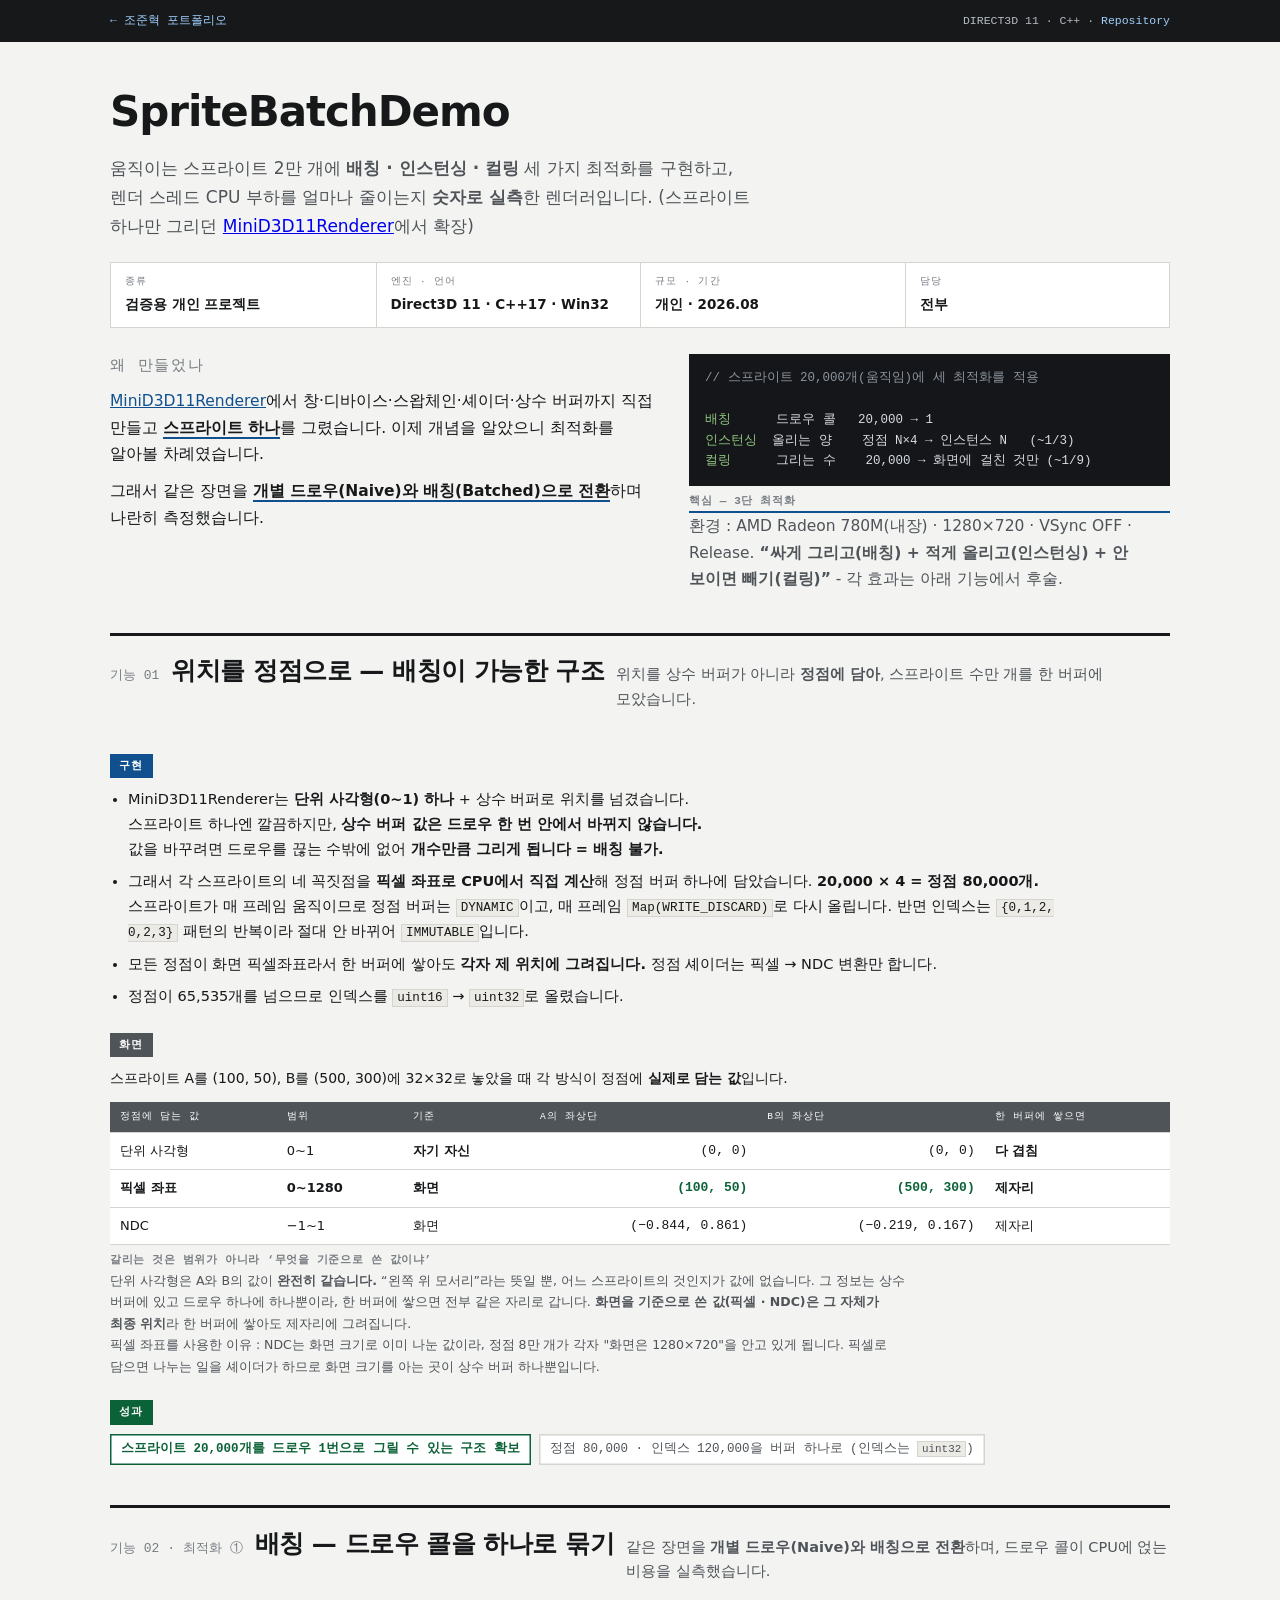
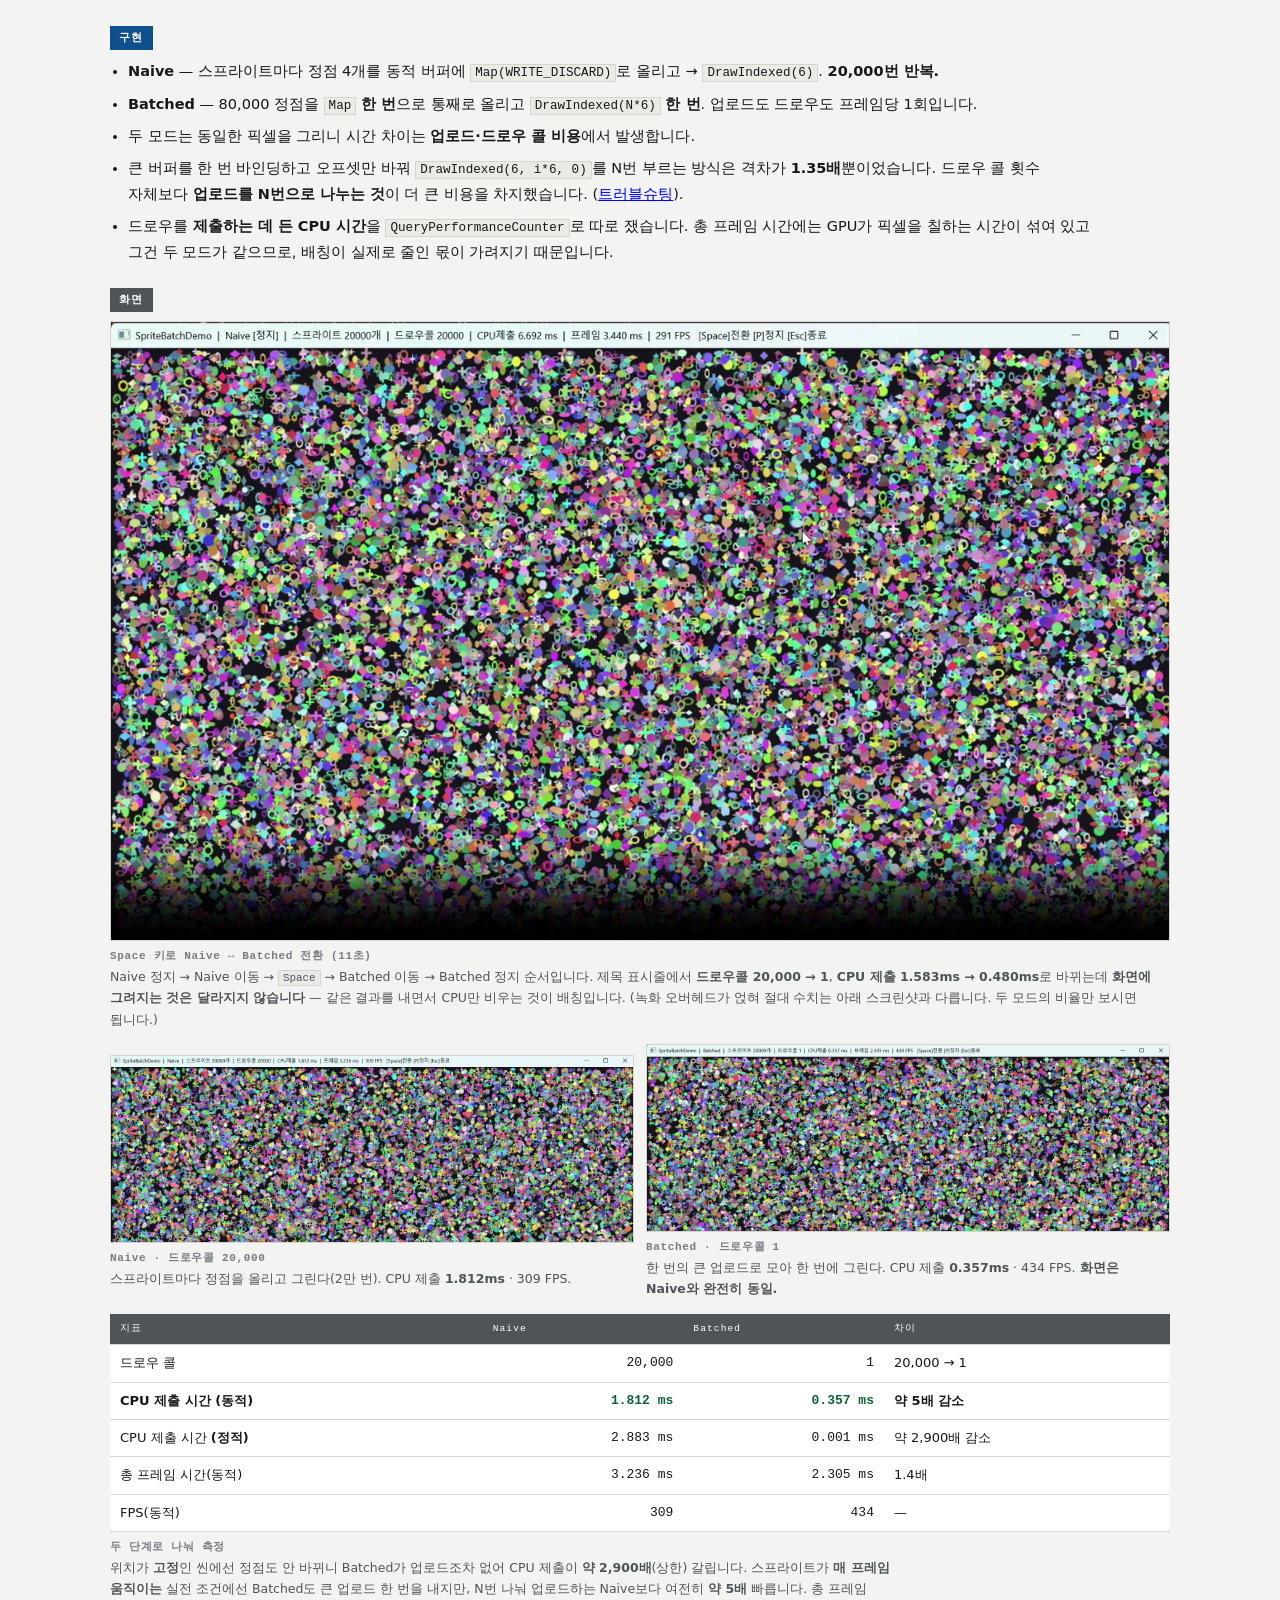
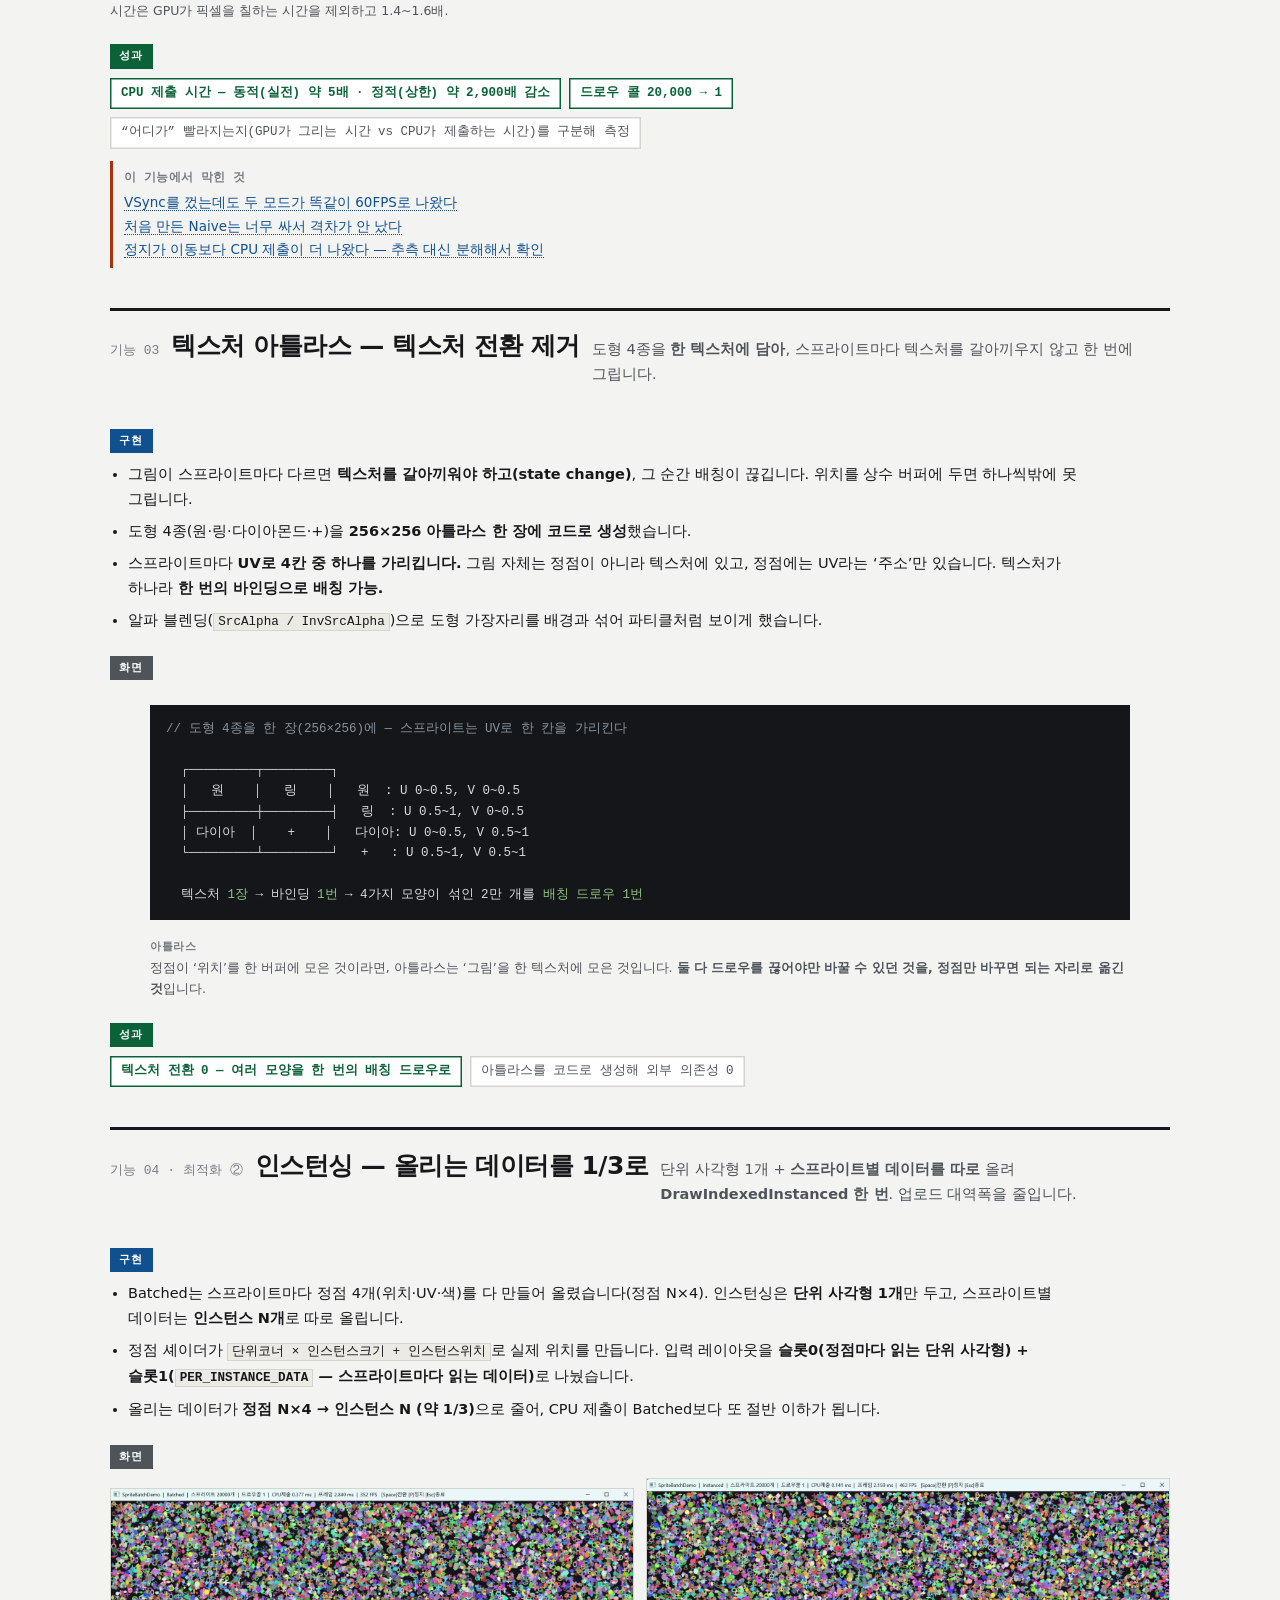
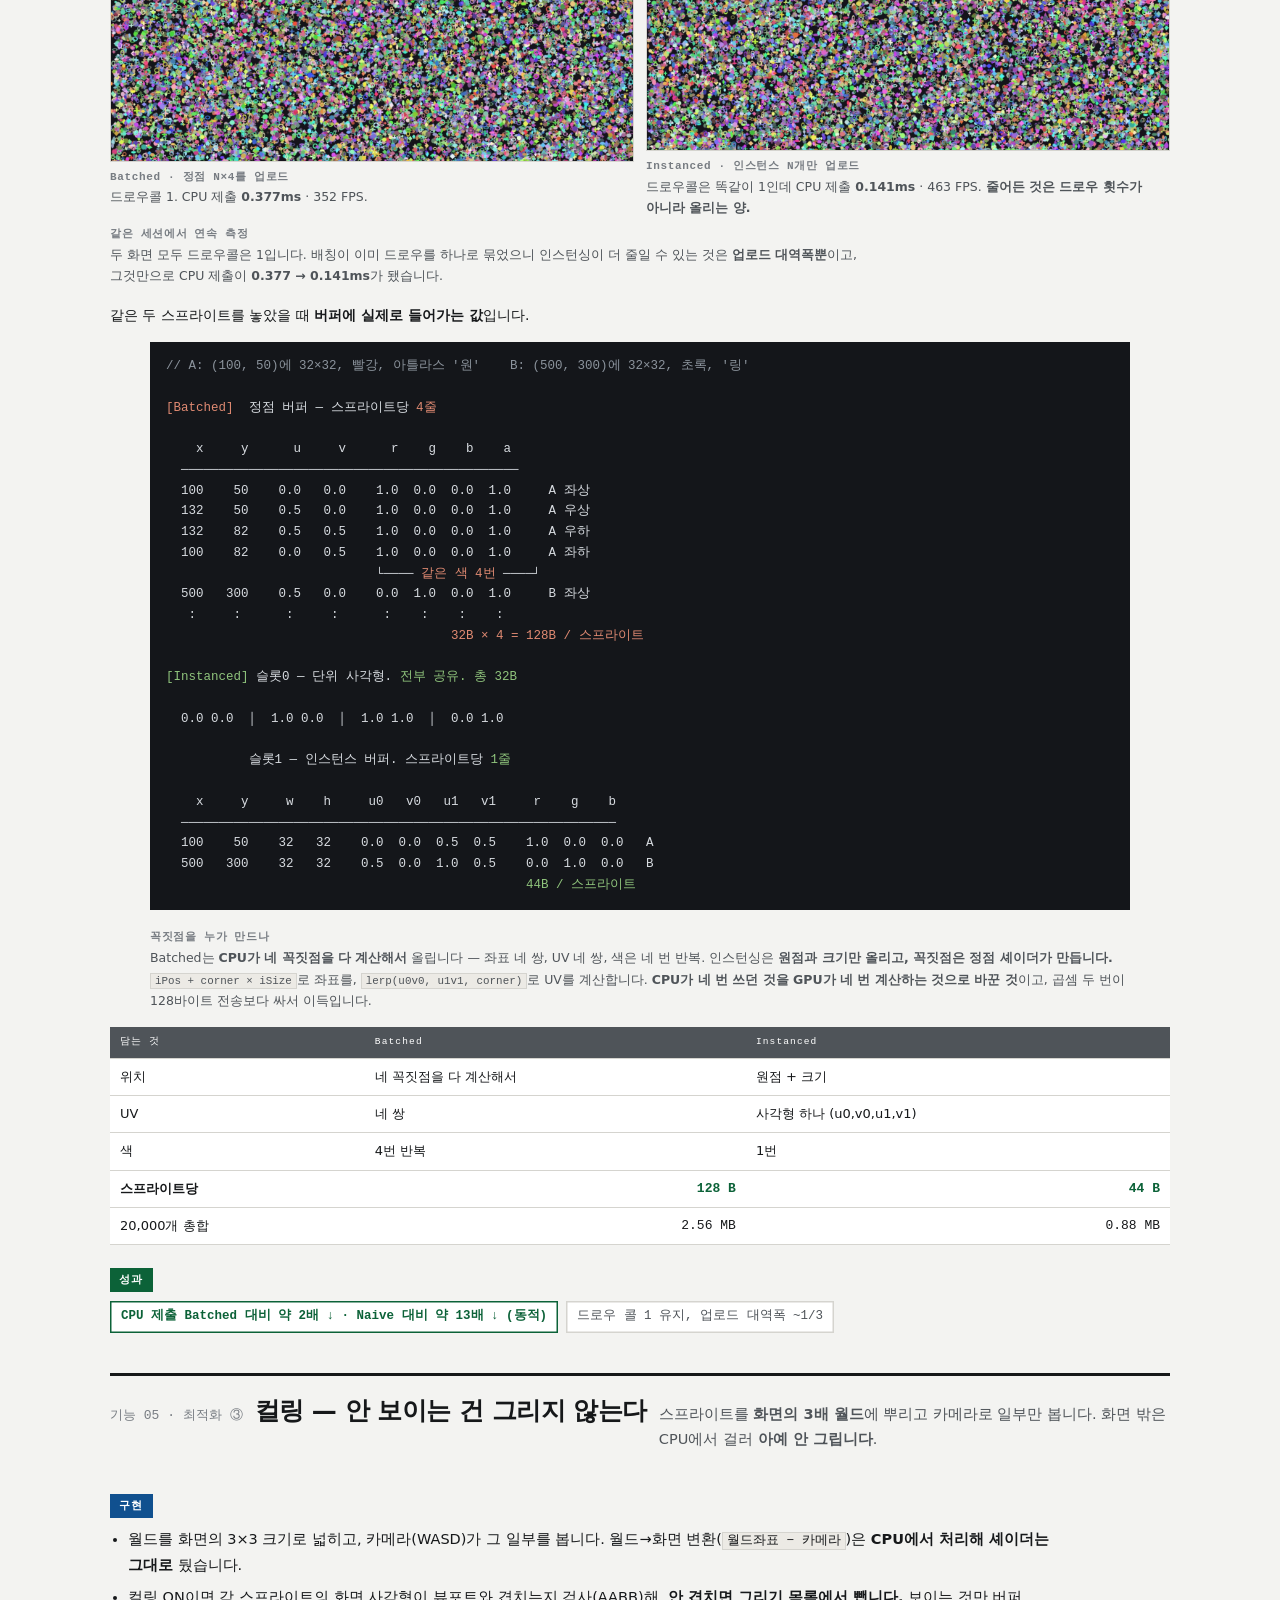
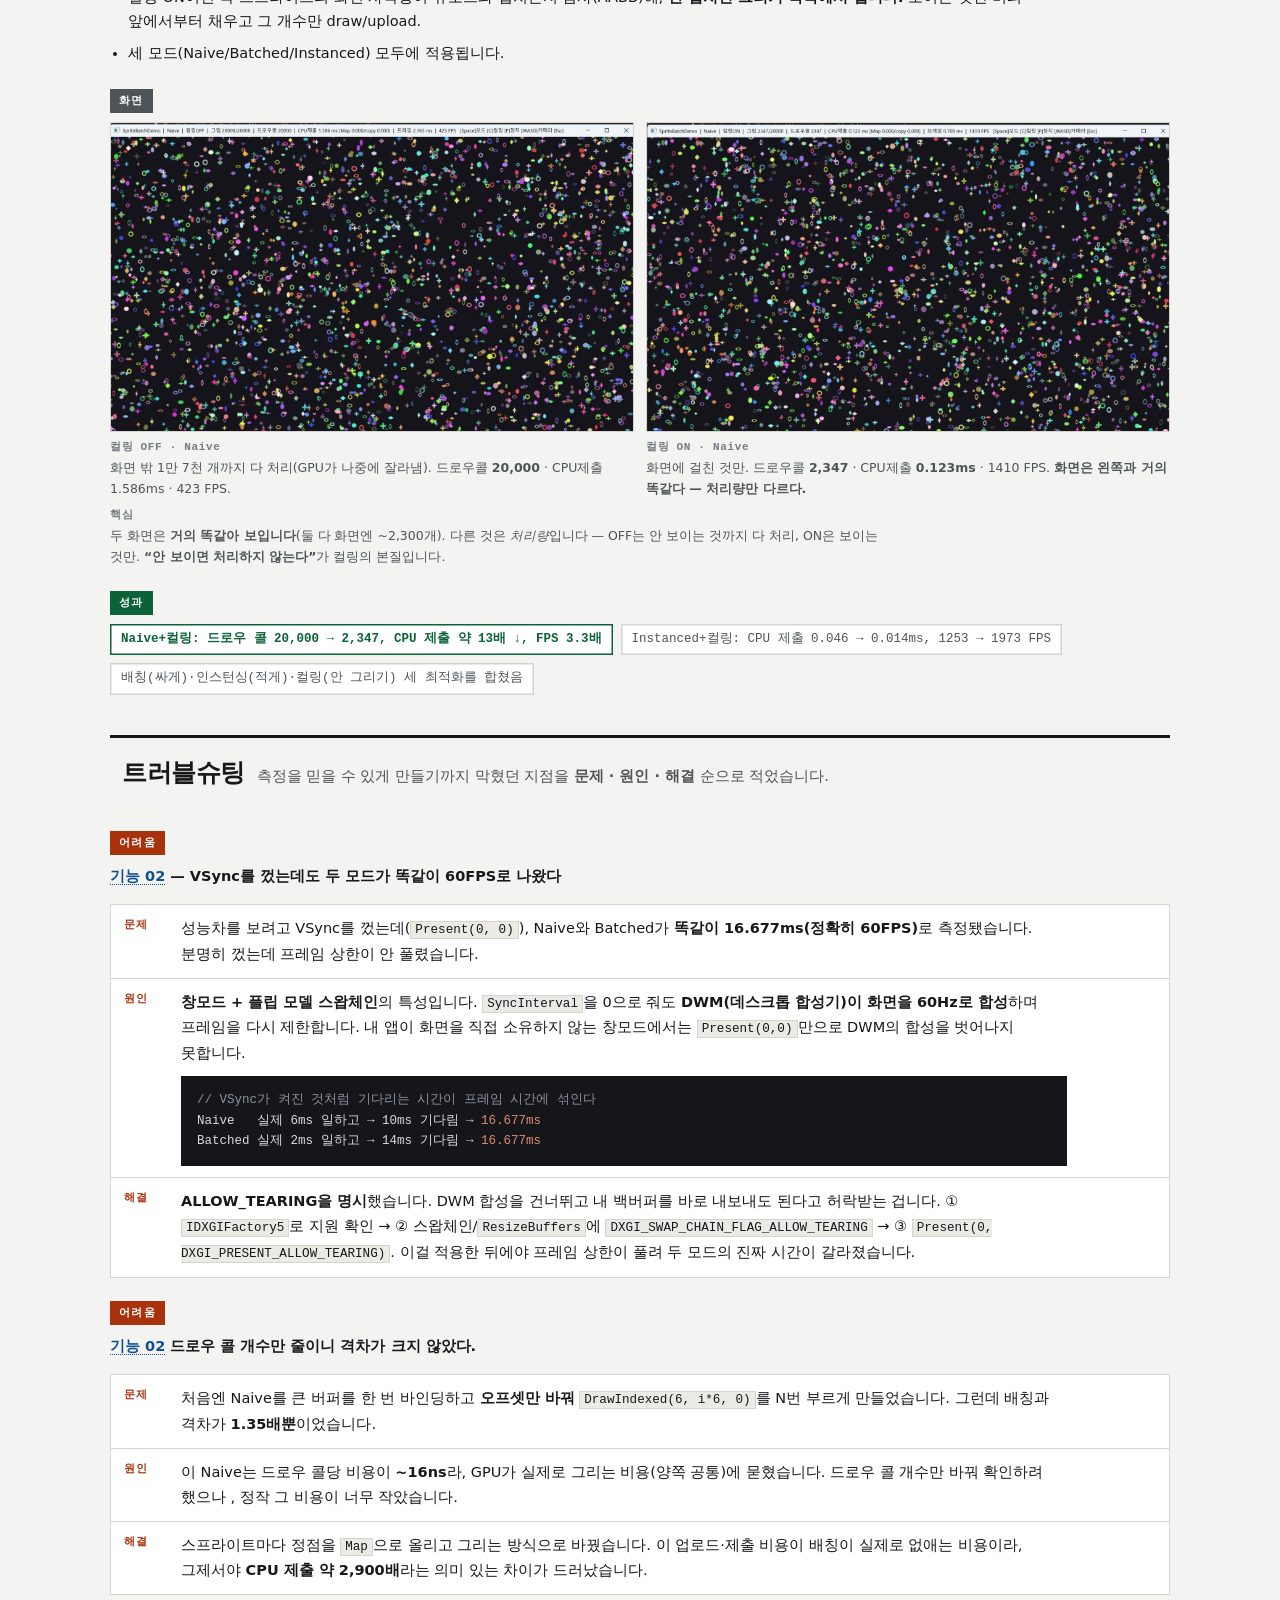
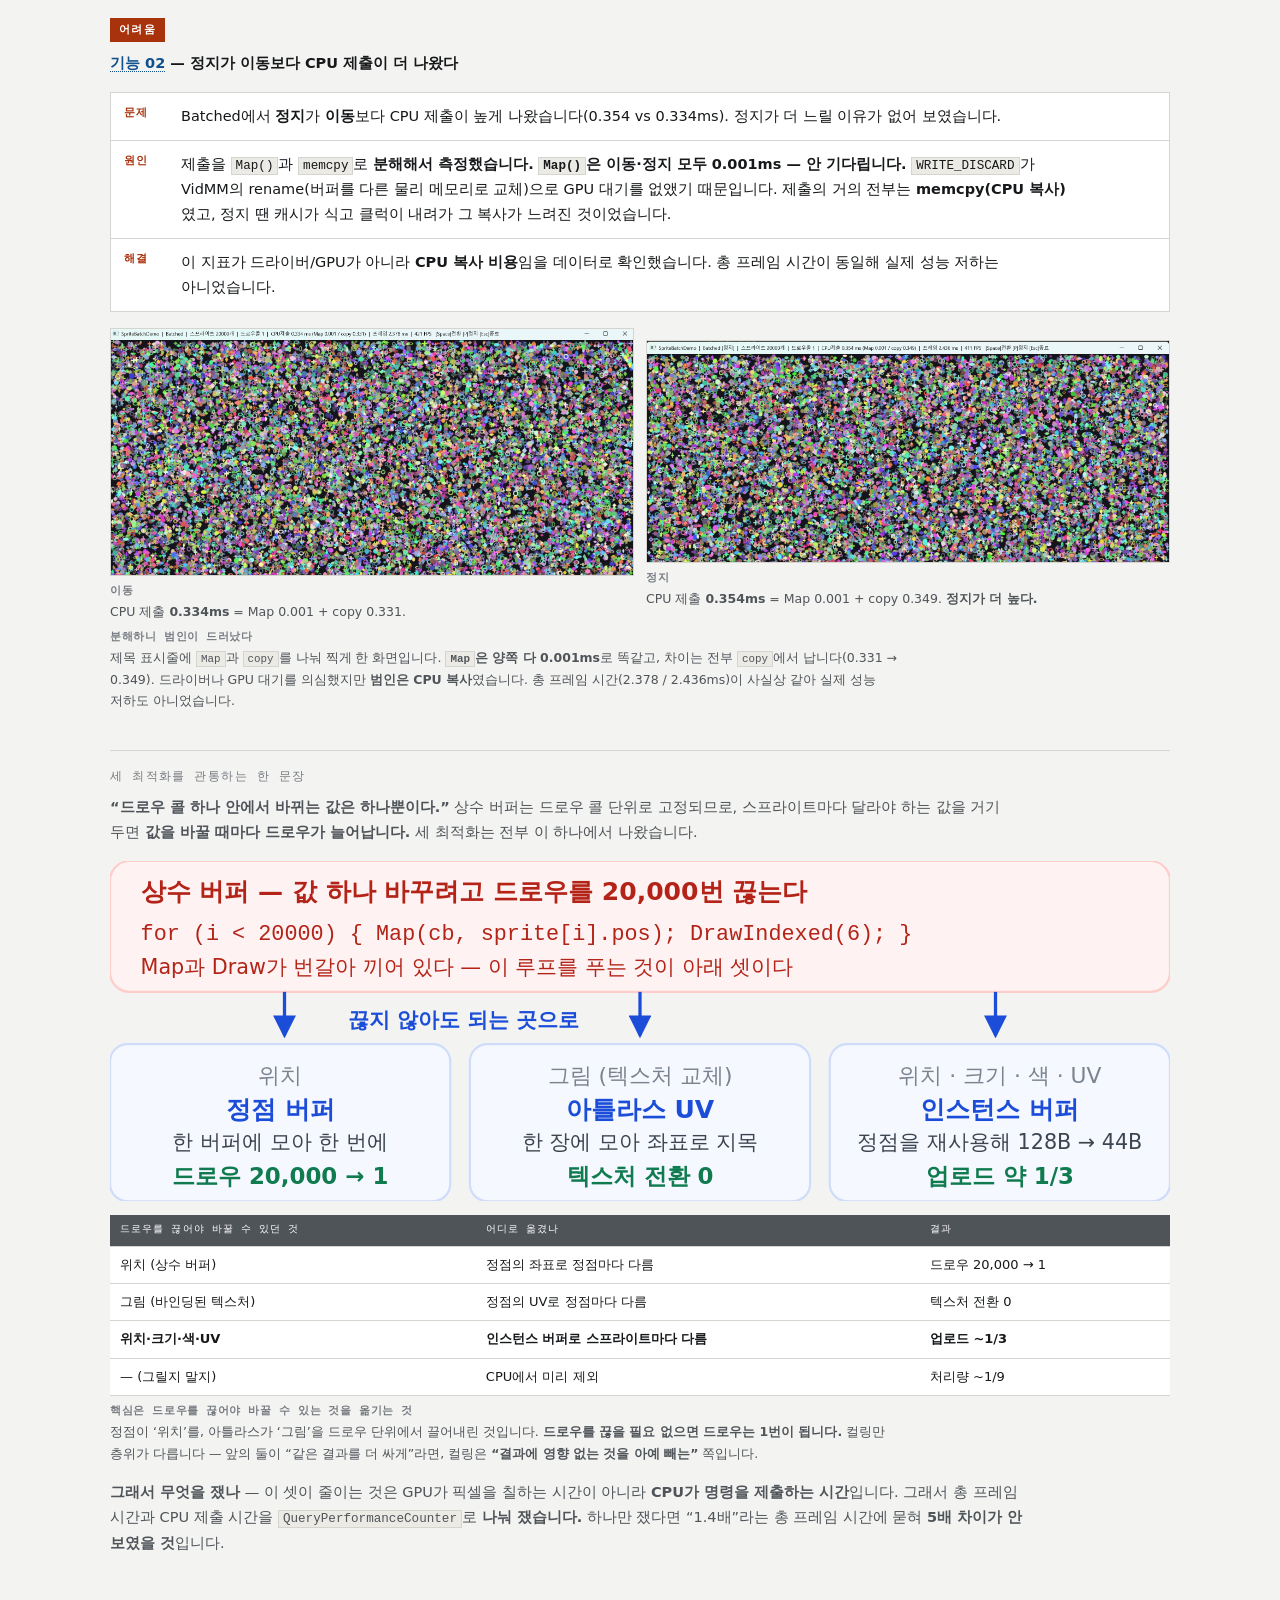
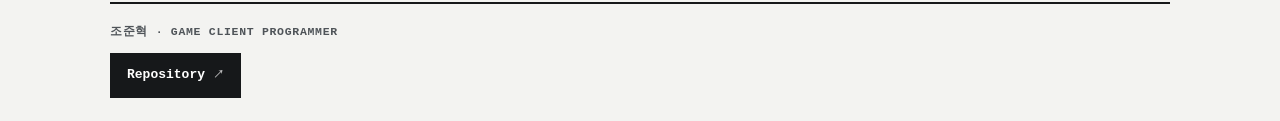
<file: projects/spritebatch.html>
<!doctype html>
<html lang="ko"><head>
<meta charset="utf-8">
<meta name="viewport" content="width=device-width, initial-scale=1">
<title>SpriteBatchDemo — 조준혁 포트폴리오</title>
<link rel="stylesheet" href="../assets/portfolio.css">
</head>
<body>

<a class="skip" href="#main">본문으로</a>

<div class="top">
  <div class="wrap top-in">
    <a href="../index.html">← 조준혁 포트폴리오</a>
    <span class="r">DIRECT3D 11 · C++ ·
      <a href="https://github.com/AIMHYUK/SpriteBatchDemo" target="_blank" rel="noreferrer">Repository</a></span>
  </div>
</div>

<main class="wrap" id="main">

  <header class="ph">
    <h1>SpriteBatchDemo</h1>
    <p class="sub">움직이는 스프라이트 2만 개에 <b>배칭 · 인스턴싱 · 컬링</b> 세 가지 최적화를 구현하고,
    렌더 스레드 CPU 부하를 얼마나 줄이는지 <b>숫자로 실측</b>한 렌더러입니다.
    (스프라이트 하나만 그리던 <a href="https://github.com/AIMHYUK/MiniD3D11Renderer" target="_blank" rel="noreferrer">MiniD3D11Renderer</a>에서 확장)</p>

    <dl class="facts">
      <div><dt>종류</dt><dd>검증용 개인 프로젝트</dd></div>
      <div><dt>엔진 · 언어</dt><dd>Direct3D 11 · C++17 · Win32</dd></div>
      <div><dt>규모 · 기간</dt><dd>개인 · 2026.08</dd></div>
      <div><dt>담당</dt><dd>전부</dd></div>
    </dl>

    <div class="about">
      <div>
        <h2>왜 만들었나</h2>
        <p><a href="https://github.com/AIMHYUK/MiniD3D11Renderer" target="_blank" rel="noreferrer" style="color:var(--accent)">MiniD3D11Renderer</a>에서
        창·디바이스·스왑체인·셰이더·상수 버퍼까지 직접 만들고 <b>스프라이트 하나</b>를 그렸습니다.
        이제 개념을 알았으니 최적화를 알아볼 차례였습니다. </p>
        <p>그래서 같은 장면을 <b>개별 드로우(Naive)와 배칭(Batched)으로 전환</b>하며 나란히 측정했습니다.</p>
      </div>
      <figure>
        <pre class="logbox"><span class="c">// 스프라이트 20,000개(움직임)에 세 최적화를 적용</span>

<span class="ok">배칭</span>      드로우 콜   20,000 → 1
<span class="ok">인스턴싱</span>  올리는 양    정점 N×4 → 인스턴스 N   (~1/3)
<span class="ok">컬링</span>      그리는 수    20,000 → 화면에 걸친 것만 (~1/9)</pre>
        <p class="logcap"><b>핵심 — 3단 최적화</b> 환경 : AMD Radeon 780M(내장) · 1280×720 · VSync OFF · Release.
        <strong>&ldquo;싸게 그리고(배칭) + 적게 올리고(인스턴싱) + 안 보이면 빼기(컬링)&rdquo;</strong> - 각 효과는 아래 기능에서 후술.</p>
      </figure>
    </div>
  </header>

  <!-- ══════ 기능 01 ══════ -->
  <section class="feat" id="f1">
    <div class="feat-h">
      <span class="no">기능 01</span>
      <h2>위치를 정점으로 — 배칭이 가능한 구조</h2>
      <p class="one">위치를 상수 버퍼가 아니라 <b>정점에 담아</b>, 스프라이트 수만 개를 한 버퍼에 모았습니다.</p>
    </div>

    <div class="part p-impl">
      <h3>구현</h3>
      <ul>
        <li>MiniD3D11Renderer는 <b>단위 사각형(0~1) 하나</b> + 상수 버퍼로 위치를 넘겼습니다.<br>
        스프라이트 하나엔 깔끔하지만, <b>상수 버퍼 값은 드로우 한 번 안에서 바뀌지 않습니다.</b><br>
        값을 바꾸려면 드로우를 끊는 수밖에 없어 <b>개수만큼 그리게 됩니다 = 배칭 불가.</b></li>
        <li>그래서 각 스프라이트의 네 꼭짓점을 <b>픽셀 좌표로 CPU에서 직접 계산</b>해
        정점 버퍼 하나에 담았습니다. <b>20,000 × 4 = 정점 80,000개.</b>
        스프라이트가 매 프레임 움직이므로 정점 버퍼는 <code>DYNAMIC</code>이고, 매 프레임
        <code>Map(WRITE_DISCARD)</code>로 다시 올립니다. 반면 인덱스는
        <code>{0,1,2, 0,2,3}</code> 패턴의 반복이라 절대 안 바뀌어 <code>IMMUTABLE</code>입니다.</li>
        <li>모든 정점이 화면 픽셀좌표라서 한 버퍼에 쌓아도 <b>각자 제 위치에 그려집니다.</b>
        정점 셰이더는 픽셀 → NDC 변환만 합니다.</li>
        <li>정점이 65,535개를 넘으므로 인덱스를 <code>uint16</code> → <code>uint32</code>로 올렸습니다.</li>
      </ul>
    </div>

    <div class="part p-shot">
      <h3>화면</h3>
      <p style="font-size:14px;margin-bottom:2px">스프라이트 A를 (100, 50), B를 (500, 300)에 32×32로 놓았을 때
      각 방식이 정점에 <b>실제로 담는 값</b>입니다.</p>
      <div class="tscroll" style="margin-top:12px">
        <table class="scope">
          <thead>
            <tr><th>정점에 담는 값</th><th>범위</th><th>기준</th>
                <th class="n">A의 좌상단</th><th class="n">B의 좌상단</th><th>한 버퍼에 쌓으면</th></tr>
          </thead>
          <tbody>
            <tr><td>단위 사각형</td><td>0~1</td><td><b>자기 자신</b></td>
                <td class="n">(0, 0)</td><td class="n">(0, 0)</td><td><b>다 겹침</b></td></tr>
            <tr class="me"><td>픽셀 좌표</td><td>0~1280</td><td>화면</td>
                <td class="n">(100, 50)</td><td class="n">(500, 300)</td><td>제자리</td></tr>
            <tr><td>NDC</td><td>−1~1</td><td>화면</td>
                <td class="n">(−0.844, 0.861)</td><td class="n">(−0.219, 0.167)</td><td>제자리</td></tr>
          </tbody>
        </table>
      </div>
      <p class="logcap" style="font-size:12.5px"><b>갈리는 것은 범위가 아니라 &lsquo;무엇을 기준으로 쓴 값이냐&rsquo;</b>단위 사각형은
      A와 B의 값이 <strong>완전히 같습니다.</strong> &ldquo;왼쪽 위 모서리&rdquo;라는 뜻일 뿐, 어느 스프라이트의 것인지가 값에 없습니다.
      그 정보는 상수 버퍼에 있고 드로우 하나에 하나뿐이라, 한 버퍼에 쌓으면 전부 같은 자리로 갑니다.
      <strong>화면을 기준으로 쓴 값(픽셀 · NDC)은 그 자체가 최종 위치</strong>라 한 버퍼에 쌓아도 제자리에 그려집니다.
      <br> 픽셀 좌표를 사용한 이유 : NDC는 화면 크기로 이미 나눈 값이라, 정점 8만 개가 각자 "화면은 1280×720"을 안고 있게 됩니다. 픽셀로 담으면 나누는 일을 셰이더가 하므로 화면 크기를 아는 곳이 상수 버퍼 하나뿐입니다.</p>
    </div>

    <div class="part p-result">
      <h3>성과</h3>
      <div class="res">
        <span>스프라이트 20,000개를 드로우 1번으로 그릴 수 있는 구조 확보</span>
        <span class="n">정점 80,000 · 인덱스 120,000을 버퍼 하나로 (인덱스는 <code>uint32</code>)</span>
      </div>
    </div>
  </section>

  <!-- ══════ 기능 02 ══════ -->
  <section class="feat" id="f2">
    <div class="feat-h">
      <span class="no">기능 02 · 최적화 ①</span>
      <h2>배칭 — 드로우 콜을 하나로 묶기</h2>
      <p class="one">같은 장면을 <b>개별 드로우(Naive)와 배칭으로 전환</b>하며, 드로우 콜이 CPU에 얹는 비용을 실측했습니다.</p>
    </div>

    <div class="part p-impl">
      <h3>구현</h3>
      <ul>
        <li><b>Naive</b> — 스프라이트마다 정점 4개를 동적 버퍼에 <code>Map(WRITE_DISCARD)</code>로 올리고 →
        <code>DrawIndexed(6)</code>. <b>20,000번 반복.</b> </li>
        <li><b>Batched</b> — 80,000 정점을 <code>Map</code> <b>한 번</b>으로 통째로 올리고
        <code>DrawIndexed(N*6)</code> <b>한 번</b>. 업로드도 드로우도 프레임당 1회입니다.</li>
        <li>두 모드는 동일한 픽셀을 그리니 
  시간 차이는 <b>업로드·드로우 콜 비용</b>에서 발생합니다.</li>
        <li>큰 버퍼를 한 번 바인딩하고 오프셋만 바꿔
        <code>DrawIndexed(6, i*6, 0)</code>를 N번 부르는 방식은 격차가 <b>1.35배</b>뿐이었습니다.
        드로우 콜 횟수 자체보다 <b>업로드를 N번으로 나누는 것</b>이 더 큰 비용을 차지했습니다.
        (<a class="flink" href="#trouble">트러블슈팅</a>).</li>
        <li>드로우를 <b>제출하는 데 든 CPU 시간</b>을 <code>QueryPerformanceCounter</code>로 따로 쟀습니다.
       총 프레임 시간에는 GPU가 픽셀을 칠하는 시간이 섞여 있고 그건 두 모드가 같으므로, 배칭이 실제로 줄인 몫이 가려지기 때문입니다.</li>
      </ul>
    </div>

    <div class="part p-shot">
      <h3>화면</h3>

      <figure class="shot-wide">
        <video src="../assets/video/spritebatch/naive-to-batched.mp4" poster="../assets/video/spritebatch/naive-to-batched-poster.webp" controls="" loop="" muted="" playsinline="" preload="none" aria-label="같은 장면에서 Space 키로 Naive와 Batched를 전환하는 11초 녹화. 제목 표시줄의 드로우콜이 20000에서 1로, CPU제출이 약 1.6ms에서 약 0.4ms로 바뀌지만 화면에 그려지는 스프라이트 2만 개는 그대로다"></video>
        <figcaption><b>Space 키로 Naive ↔ Batched 전환 (11초)</b>Naive 정지 → Naive 이동 → <code>Space</code> → Batched 이동 → Batched 정지 순서입니다.
        제목 표시줄에서 <strong>드로우콜 20,000 → 1</strong>, <strong>CPU 제출 1.583ms → 0.480ms</strong>로 바뀌는데
        <strong>화면에 그려지는 것은 달라지지 않습니다</strong> — 같은 결과를 내면서 CPU만 비우는 것이 배칭입니다.
        (녹화 오버헤드가 얹혀 절대 수치는 아래 스크린샷과 다릅니다. 두 모드의 비율만 보시면 됩니다.)</figcaption>
      </figure>

      <div class="shots two" style="margin-top:14px">
        <figure>
          <img src="../assets/images/spritebatch/naive.webp" alt="Naive 모드 실행 화면. 제목 표시줄에 드로우콜 20000, CPU제출 1.812ms, 309 FPS. 알록달록한 도형 2만 개가 움직이며 화면을 채우고 있다">
          <figcaption><b>Naive · 드로우콜 20,000</b>스프라이트마다 정점을 올리고 그린다(2만 번).
          CPU 제출 <strong>1.812ms</strong> · 309 FPS.</figcaption>
        </figure>
        <figure>
          <img src="../assets/images/spritebatch/batched.webp" alt="Batched 모드 실행 화면. 제목 표시줄에 드로우콜 1, CPU제출 0.357ms, 434 FPS. Naive와 픽셀 단위로 동일한 장면">
          <figcaption><b>Batched · 드로우콜 1</b>한 번의 큰 업로드로 모아 한 번에 그린다.
          CPU 제출 <strong>0.357ms</strong> · 434 FPS. <strong>화면은 Naive와 완전히 동일.</strong></figcaption>
        </figure>
      </div>

      <div class="tscroll" style="margin-top:14px">
        <table class="scope">
          <thead>
            <tr><th>지표</th><th class="n">Naive</th><th class="n">Batched</th><th>차이</th></tr>
          </thead>
          <tbody>
            <tr><td>드로우 콜</td><td class="n">20,000</td><td class="n">1</td><td>20,000 → 1</td></tr>
            <tr class="me"><td>CPU 제출 시간 <b>(동적)</b></td><td class="n">1.812 ms</td><td class="n">0.357 ms</td><td>약 5배 감소</td></tr>
            <tr><td>CPU 제출 시간 <b>(정적)</b></td><td class="n">2.883 ms</td><td class="n">0.001 ms</td><td>약 2,900배 감소</td></tr>
            <tr><td>총 프레임 시간(동적)</td><td class="n">3.236 ms</td><td class="n">2.305 ms</td><td>1.4배</td></tr>
            <tr><td>FPS(동적)</td><td class="n">309</td><td class="n">434</td><td>—</td></tr>
          </tbody>
        </table>
      </div>
      <p class="logcap" style="font-size:12.5px"><b>두 단계로 나눠 측정</b>위치가 <strong>고정</strong>인 씬에선 정점도 안 바뀌니 Batched가 업로드조차 없어
      CPU 제출이 <strong>약 2,900배</strong>(상한) 갈립니다. 스프라이트가 <strong>매 프레임 움직이는</strong> 실전 조건에선
      Batched도 큰 업로드 한 번을 내지만, N번 나눠 업로드하는 Naive보다 여전히 <strong>약 5배</strong> 빠릅니다.
      총 프레임 시간은 GPU가 픽셀을 칠하는 시간을 제외하고 1.4~1.6배.</p>
    </div>

    <div class="part p-result">
      <h3>성과</h3>
      <div class="res">
        <span>CPU 제출 시간 — 동적(실전) 약 5배 · 정적(상한) 약 2,900배 감소</span>
        <span>드로우 콜 20,000 → 1</span>
        <span class="n">&ldquo;어디가&rdquo; 빨라지는지(GPU가 그리는 시간 vs CPU가 제출하는 시간)를 구분해 측정</span>
      </div>
    </div>
      <div class="tnote">
      <b>이 기능에서 막힌 것</b>
      <a href="#t1">VSync를 껐는데도 두 모드가 똑같이 60FPS로 나왔다</a><br>
      <a href="#t2">처음 만든 Naive는 너무 싸서 격차가 안 났다</a><br>
      <a href="#t3">정지가 이동보다 CPU 제출이 더 나왔다 — 추측 대신 분해해서 확인</a>
    </div>

  </section>

  <!-- ══════ 기능 03 ══════ -->
  <section class="feat" id="f3">
    <div class="feat-h">
      <span class="no">기능 03</span>
      <h2>텍스처 아틀라스 — 텍스처 전환 제거</h2>
      <p class="one">도형 4종을 <b>한 텍스처에 담아</b>, 스프라이트마다 텍스처를 갈아끼우지 않고 한 번에 그립니다.</p>
    </div>

    <div class="part p-impl">
      <h3>구현</h3>
      <ul>
        <li>그림이 스프라이트마다 다르면 <b>텍스처를 갈아끼워야 하고(state change)</b>, 그 순간 배칭이 끊깁니다.
        위치를 상수 버퍼에 두면 하나씩밖에 못 그립니다.</li>
        <li>도형 4종(원·링·다이아몬드·+)을 <b>256×256 아틀라스 한 장에 코드로 생성</b>했습니다.</li>
        <li>스프라이트마다 <b>UV로 4칸 중 하나를 가리킵니다.</b> 그림 자체는 정점이 아니라 텍스처에 있고,
        정점에는 UV라는 &lsquo;주소&rsquo;만 있습니다. 텍스처가 하나라 <b>한 번의 바인딩으로 배칭 가능.</b></li>
        <li>알파 블렌딩(<code>SrcAlpha / InvSrcAlpha</code>)으로 도형 가장자리를 배경과 섞어 파티클처럼 보이게 했습니다.</li>
      </ul>
    </div>

    <div class="part p-shot">
      <h3>화면</h3>
      <figure>
        <pre class="logbox"><span class="c">// 도형 4종을 한 장(256×256)에 — 스프라이트는 UV로 한 칸을 가리킨다</span>

  ┌─────────┬─────────┐
  │   원    │   링    │   원  : U 0~0.5, V 0~0.5
  ├─────────┼─────────┤   링  : U 0.5~1, V 0~0.5
  │ 다이아  │    +    │   다이아: U 0~0.5, V 0.5~1
  └─────────┴─────────┘   +   : U 0.5~1, V 0.5~1

  텍스처 <span class="ok">1장</span> → 바인딩 <span class="ok">1번</span> → 4가지 모양이 섞인 2만 개를 <span class="ok">배칭 드로우 1번</span></pre>
        <p class="logcap"><b>아틀라스</b>정점이 &lsquo;위치&rsquo;를 한 버퍼에 모은 것이라면, 아틀라스는 &lsquo;그림&rsquo;을 한 텍스처에 모은 것입니다.
        <strong>둘 다 드로우를 끊어야만 바꿀 수 있던 것을, 정점만 바꾸면 되는 자리로 옮긴 것</strong>입니다.</p>
      </figure>
    </div>

    <div class="part p-result">
      <h3>성과</h3>
      <div class="res">
        <span>텍스처 전환 0 — 여러 모양을 한 번의 배칭 드로우로</span>
        <span class="n">아틀라스를 코드로 생성해 외부 의존성 0</span>
      </div>
    </div>
  </section>

  <!-- ══════ 기능 04 ══════ -->
  <section class="feat" id="f4">
    <div class="feat-h">
      <span class="no">기능 04 · 최적화 ②</span>
      <h2>인스턴싱 — 올리는 데이터를 1/3로</h2>
      <p class="one">단위 사각형 1개 + <b>스프라이트별 데이터를 따로</b> 올려 <b>DrawIndexedInstanced 한 번</b>. 업로드 대역폭을 줄입니다.</p>
    </div>

    <div class="part p-impl">
      <h3>구현</h3>
      <ul>
        <li>Batched는 스프라이트마다 정점 4개(위치·UV·색)를 다 만들어 올렸습니다(정점 N×4).
        인스턴싱은 <b>단위 사각형 1개</b>만 두고, 스프라이트별 데이터는 <b>인스턴스 N개</b>로 따로 올립니다.</li>
        <li>정점 셰이더가 <code>단위코너 × 인스턴스크기 + 인스턴스위치</code>로 실제 위치를 만듭니다.
        입력 레이아웃을 <b>슬롯0(정점마다 읽는 단위 사각형) + 슬롯1(<code>PER_INSTANCE_DATA</code> — 스프라이트마다 읽는 데이터)</b>로 나눴습니다.</li>
        <li>올리는 데이터가 <b>정점 N×4 → 인스턴스 N (약 1/3)</b>으로 줄어, CPU 제출이 Batched보다 또 절반 이하가 됩니다.</li>
      </ul>
    </div>

    <div class="part p-shot">
      <h3>화면</h3>
      <div class="shots two">
        <figure>
          <img src="../assets/images/spritebatch/inst_batched.webp" alt="Batched 모드 실행 화면. 제목 표시줄에 드로우콜 1, CPU제출 0.377ms, 프레임 2.840ms, 352 FPS">
          <figcaption><b>Batched · 정점 N×4를 업로드</b>드로우콜 1.
          CPU 제출 <strong>0.377ms</strong> · 352 FPS.</figcaption>
        </figure>
        <figure>
          <img src="../assets/images/spritebatch/instanced.webp" alt="Instanced 모드 실행 화면. 제목 표시줄에 드로우콜 1, CPU제출 0.141ms, 프레임 2.159ms, 463 FPS. Batched와 동일한 장면">
          <figcaption><b>Instanced · 인스턴스 N개만 업로드</b>드로우콜은 똑같이 1인데
          CPU 제출 <strong>0.141ms</strong> · 463 FPS. <strong>줄어든 것은 드로우 횟수가 아니라 올리는 양.</strong></figcaption>
        </figure>
      </div>
      <p class="logcap" style="font-size:12.5px"><b>같은 세션에서 연속 측정</b>두 화면 모두 드로우콜은 1입니다.
      배칭이 이미 드로우를 하나로 묶었으니 인스턴싱이 더 줄일 수 있는 것은 <strong>업로드 대역폭뿐</strong>이고,
      그것만으로 CPU 제출이 <strong>0.377 → 0.141ms</strong>가 됐습니다.</p>

      <p style="font-size:14px;margin:16px 0 2px">같은 두 스프라이트를 놓았을 때
      <b>버퍼에 실제로 들어가는 값</b>입니다.</p>
      <figure>
        <pre class="logbox"><span class="c">// A: (100, 50)에 32×32, 빨강, 아틀라스 '원'    B: (500, 300)에 32×32, 초록, '링'</span>

<span class="bad">[Batched]</span>  정점 버퍼 — 스프라이트당 <span class="bad">4줄</span>

    x     y      u     v      r    g    b    a
  ─────────────────────────────────────────────
  100    50    0.0   0.0    1.0  0.0  0.0  1.0     A 좌상
  132    50    0.5   0.0    1.0  0.0  0.0  1.0     A 우상
  132    82    0.5   0.5    1.0  0.0  0.0  1.0     A 우하
  100    82    0.0   0.5    1.0  0.0  0.0  1.0     A 좌하
                            └──── <span class="bad">같은 색 4번</span> ────┘
  500   300    0.5   0.0    0.0  1.0  0.0  1.0     B 좌상
   :     :      :     :      :    :    :    :
                                      <span class="bad">32B × 4 = 128B / 스프라이트</span>

<span class="ok">[Instanced]</span> 슬롯0 — 단위 사각형. <span class="ok">전부 공유. 총 32B</span>

  0.0 0.0  │  1.0 0.0  │  1.0 1.0  │  0.0 1.0

           슬롯1 — 인스턴스 버퍼. 스프라이트당 <span class="ok">1줄</span>

    x     y     w    h     u0   v0   u1   v1     r    g    b
  ──────────────────────────────────────────────────────────
  100    50    32   32    0.0  0.0  0.5  0.5    1.0  0.0  0.0   A
  500   300    32   32    0.5  0.0  1.0  0.5    0.0  1.0  0.0   B
                                                <span class="ok">44B / 스프라이트</span></pre>
        <p class="logcap"><b>꼭짓점을 누가 만드나</b>Batched는 <strong>CPU가 네 꼭짓점을 다 계산해서</strong> 올립니다 —
        좌표 네 쌍, UV 네 쌍, 색은 네 번 반복.
        인스턴싱은 <strong>원점과 크기만 올리고, 꼭짓점은 정점 셰이더가 만듭니다.</strong>
        <code>iPos + corner × iSize</code>로 좌표를, <code>lerp(u0v0, u1v1, corner)</code>로 UV를 계산합니다.
        <strong>CPU가 네 번 쓰던 것을 GPU가 네 번 계산하는 것으로 바꾼 것</strong>이고,
        곱셈 두 번이 128바이트 전송보다 싸서 이득입니다.</p>
      </figure>

      <div class="tscroll" style="margin-top:14px">
        <table class="scope">
          <thead>
            <tr><th>담는 것</th><th>Batched</th><th>Instanced</th></tr>
          </thead>
          <tbody>
            <tr><td>위치</td><td>네 꼭짓점을 다 계산해서</td><td>원점 + 크기</td></tr>
            <tr><td>UV</td><td>네 쌍</td><td>사각형 하나 (u0,v0,u1,v1)</td></tr>
            <tr><td>색</td><td>4번 반복</td><td>1번</td></tr>
            <tr class="me"><td>스프라이트당</td><td class="n">128 B</td><td class="n">44 B</td></tr>
            <tr><td>20,000개 총합</td><td class="n">2.56 MB</td><td class="n">0.88 MB</td></tr>
          </tbody>
        </table>
      </div>
    </div>

    <div class="part p-result">
      <h3>성과</h3>
      <div class="res">
        <span>CPU 제출 Batched 대비 약 2배 ↓ · Naive 대비 약 13배 ↓ (동적)</span>
        <span class="n">드로우 콜 1 유지, 업로드 대역폭 ~1/3</span>
      </div>
    </div>
  </section>

  <!-- ══════ 기능 05 ══════ -->
  <section class="feat" id="f5">
    <div class="feat-h">
      <span class="no">기능 05 · 최적화 ③</span>
      <h2>컬링 — 안 보이는 건 그리지 않는다</h2>
      <p class="one">스프라이트를 <b>화면의 3배 월드</b>에 뿌리고 카메라로 일부만 봅니다. 화면 밖은 CPU에서 걸러 <b>아예 안 그립니다</b>.</p>
    </div>

    <div class="part p-impl">
      <h3>구현</h3>
      <ul>
        <li>월드를 화면의 3×3 크기로 넓히고, 카메라(WASD)가 그 일부를 봅니다.
        월드→화면 변환(<code>월드좌표 − 카메라</code>)은 <b>CPU에서 처리해 셰이더는 그대로</b> 뒀습니다.</li>
        <li>컬링 ON이면 각 스프라이트의 화면 사각형이 뷰포트와 겹치는지 검사(AABB)해,
        <b>안 겹치면 그리기 목록에서 뺍니다.</b> 보이는 것만 버퍼 앞에서부터 채우고 그 개수만 draw/upload.</li>
        <li>세 모드(Naive/Batched/Instanced) 모두에 적용됩니다.</li>
      </ul>
    </div>

    <div class="part p-shot">
      <h3>화면</h3>
      <div class="shots two">
        <figure>
          <img src="../assets/images/spritebatch/cull_off.webp" alt="컬링 OFF. 제목에 그림 20000/20000, 드로우콜 20000, CPU제출 1.586ms, 423 FPS">
          <figcaption><b>컬링 OFF · Naive</b>화면 밖 1만 7천 개까지 다 처리(GPU가 나중에 잘라냄).
          드로우콜 <strong>20,000</strong> · CPU제출 1.586ms · 423 FPS.</figcaption>
        </figure>
        <figure>
          <img src="../assets/images/spritebatch/cull_on.webp" alt="컬링 ON. 제목에 그림 2347/20000, 드로우콜 2347, CPU제출 0.123ms, 1410 FPS">
          <figcaption><b>컬링 ON · Naive</b>화면에 걸친 것만. 드로우콜 <strong>2,347</strong> · CPU제출 <strong>0.123ms</strong> · 1410 FPS.
          <strong>화면은 왼쪽과 거의 똑같다 — 처리량만 다르다.</strong></figcaption>
        </figure>
      </div>
      <p class="logcap" style="font-size:12.5px"><b>핵심</b>두 화면은 <strong>거의 똑같아 보입니다</strong>(둘 다 화면엔 ~2,300개). 다른 것은 <i>처리량</i>입니다 —
      OFF는 안 보이는 것까지 다 처리, ON은 보이는 것만. <strong>&ldquo;안 보이면 처리하지 않는다&rdquo;</strong>가 컬링의 본질입니다.</p>
    </div>

    <div class="part p-result">
      <h3>성과</h3>
      <div class="res">
        <span>Naive+컬링: 드로우 콜 20,000 → 2,347, CPU 제출 약 13배 ↓, FPS 3.3배</span>
        <span class="n">Instanced+컬링: CPU 제출 0.046 → 0.014ms, 1253 → 1973 FPS</span>
        <span class="n">배칭(싸게)·인스턴싱(적게)·컬링(안 그리기) 세 최적화를 합쳤음</span>
      </div>
    </div>
  </section>

  <!-- ══════ 트러블슈팅 ══════ -->
  <section class="feat" id="trouble">
    <div class="feat-h">
      <span class="no"></span>
      <h2>트러블슈팅</h2>
      <p class="one">측정을 믿을 수 있게 만들기까지 막혔던 지점을 <b>문제 · 원인 · 해결</b> 순으로 적었습니다.</p>
    </div>

    <div class="part p-trouble" id="t1">
      <h3>어려움</h3>
      <p><b><a class="flink" href="#f2">기능 02</a> — VSync를 껐는데도 두 모드가 똑같이 60FPS로 나왔다</b></p>
      <dl class="tbl">
        <div><dt>문제</dt><dd>성능차를 보려고 VSync를 껐는데(<code>Present(0, 0)</code>), Naive와 Batched가
        <b>똑같이 16.677ms(정확히 60FPS)</b>로 측정됐습니다. 분명히 껐는데 프레임 상한이 안 풀렸습니다.</dd></div>
        <div><dt>원인</dt><dd><b>창모드 + 플립 모델 스왑체인</b>의 특성입니다. <code>SyncInterval</code>을 0으로 줘도
        <b>DWM(데스크톱 합성기)이 화면을 60Hz로 합성</b>하며 프레임을 다시 제한합니다.
        내 앱이 화면을 직접 소유하지 않는 창모드에서는 <code>Present(0,0)</code>만으로 DWM의 합성을 벗어나지 못합니다.
<pre class="logbox" style="margin-top:10px"><span class="c">// VSync가 켜진 것처럼 기다리는 시간이 프레임 시간에 섞인다</span>
Naive   실제 6ms 일하고 → 10ms 기다림 → <span class="bad">16.677ms</span>
Batched 실제 2ms 일하고 → 14ms 기다림 → <span class="bad">16.677ms</span></pre></dd></div>
        <div><dt>해결</dt><dd><b>ALLOW_TEARING을 명시</b>했습니다. DWM 합성을 건너뛰고 내 백버퍼를 바로 내보내도 된다고 허락받는 겁니다.
        ① <code>IDXGIFactory5</code>로 지원 확인 → ② 스왑체인/<code>ResizeBuffers</code>에
        <code>DXGI_SWAP_CHAIN_FLAG_ALLOW_TEARING</code> → ③ <code>Present(0, DXGI_PRESENT_ALLOW_TEARING)</code>.
        이걸 적용한 뒤에야 프레임 상한이 풀려 두 모드의 진짜 시간이 갈라졌습니다.</dd></div>
      </dl>
    </div>

    <div class="part p-trouble" id="t2">
      <h3>어려움</h3>
      <p><b><a class="flink" href="#f2">기능 02</a> 드로우 콜 개수만 줄이니 격차가 크지 않았다. </b></p>
      <dl class="tbl">
        <div><dt>문제</dt><dd>처음엔 Naive를 큰 버퍼를 한 번 바인딩하고 <b>오프셋만 바꿔</b> <code>DrawIndexed(6, i*6, 0)</code>를
        N번 부르게 만들었습니다. 그런데 배칭과 격차가 <b>1.35배뿐</b>이었습니다.</dd></div>
        <div><dt>원인</dt><dd>이 Naive는 드로우 콜당 비용이 <b>~16ns</b>라, GPU가 실제로 그리는 비용(양쪽 공통)에
        묻혔습니다. 드로우 콜 개수만 바꿔 확인하려 했으나 , 정작 그 비용이 너무 작았습니다.</dd></div>
        <div><dt>해결</dt><dd>스프라이트마다 정점을 <code>Map</code>으로 올리고 그리는 방식으로 바꿨습니다. 이 업로드·제출 비용이 배칭이 실제로 없애는 비용이라,
        그제서야 <b>CPU 제출 약 2,900배</b>라는 의미 있는 차이가 드러났습니다.</dd></div>
      </dl>
    </div>

    <div class="part p-trouble" id="t3">
      <h3>어려움</h3>
      <p><b><a class="flink" href="#f2">기능 02</a> — 정지가 이동보다 CPU 제출이 더 나왔다</b></p>
      <dl class="tbl">
        <div><dt>문제</dt><dd>Batched에서 <b>정지</b>가 <b>이동</b>보다 CPU 제출이 높게 나왔습니다(0.354 vs 0.334ms). 정지가 더 느릴 이유가 없어 보였습니다.</dd></div>
        <div><dt>원인</dt><dd>제출을 <code>Map()</code>과 <code>memcpy</code>로 <b>분해해서 측정했습니다.</b>
        <b><code>Map()</code>은 이동·정지 모두 0.001ms — 안 기다립니다.</b> <code>WRITE_DISCARD</code>가
        VidMM의 rename(버퍼를 다른 물리 메모리로 교체)으로 GPU 대기를 없앴기 때문입니다.
        제출의 거의 전부는 <b>memcpy(CPU 복사)</b>였고, 정지 땐 캐시가 식고 클럭이 내려가 그 복사가 느려진 것이었습니다.</dd></div>
        <div><dt>해결</dt><dd>이 지표가 드라이버/GPU가 아니라 <b>CPU 복사 비용</b>임을 데이터로 확인했습니다.
        총 프레임 시간이 동일해 실제 성능 저하는 아니었습니다.</dd></div>
      </dl>

      <div class="shots two" style="margin-top:14px">
        <figure>
          <img src="../assets/images/spritebatch/split_moving.webp" alt="Batched 이동 중 화면. 제목 표시줄에 CPU제출 0.334 ms, 괄호 안에 Map 0.001 / copy 0.331, 프레임 2.378 ms, 421 FPS">
          <figcaption><b>이동</b>CPU 제출 <strong>0.334ms</strong> = Map 0.001 + copy 0.331.</figcaption>
        </figure>
        <figure>
          <img src="../assets/images/spritebatch/split_paused.webp" alt="Batched 정지 상태 화면. 제목에 Batched [정지], CPU제출 0.354 ms, 괄호 안에 Map 0.001 / copy 0.349, 프레임 2.436 ms, 411 FPS">
          <figcaption><b>정지</b>CPU 제출 <strong>0.354ms</strong> = Map 0.001 + copy 0.349. <strong>정지가 더 높다.</strong></figcaption>
        </figure>
      </div>
      <p class="logcap" style="font-size:12.5px"><b>분해하니 범인이 드러났다</b>제목 표시줄에 <code>Map</code>과 <code>copy</code>를 나눠 찍게 한 화면입니다.
      <strong><code>Map</code>은 양쪽 다 0.001ms</strong>로 똑같고, 차이는 전부 <code>copy</code>에서 납니다(0.331 → 0.349).
      드라이버나 GPU 대기를 의심했지만 <strong>범인은 CPU 복사</strong>였습니다.
      총 프레임 시간(2.378 / 2.436ms)이 사실상 같아 실제 성능 저하도 아니었습니다.</p>
    </div>
  </section>

  <div class="close">
    <h2>세 최적화를 관통하는 한 문장</h2>
    <p><b>&ldquo;드로우 콜 하나 안에서 바뀌는 값은 하나뿐이다.&rdquo;</b>
    상수 버퍼는 드로우 콜 단위로 고정되므로, 스프라이트마다 달라야 하는 값을 거기 두면
    <b>값을 바꿀 때마다 드로우가 늘어납니다.</b> 세 최적화는 전부 이 하나에서 나왔습니다.</p>

    <div style="margin-top:16px;overflow-x:auto">
      <svg viewBox="0 0 486 156" role="img" aria-label="상수 버퍼에 놓인 값을 정점 버퍼·아틀라스 UV·인스턴스 버퍼로 옮긴 세 최적화 구조도"
           style="width:100%;min-width:486px;height:auto;display:block">
        <title>드로우를 끊지 않아도 되는 곳으로 옮긴 세 가지</title>
        <defs>
          <marker id="d1" viewBox="0 0 8 8" refX="7" refY="4" markerWidth="7" markerHeight="7" orient="auto">
            <path d="M0 0 L8 4 L0 8 z" fill="#1b4dd8"></path></marker>
        </defs>

        <rect x="0" y="0" width="486" height="60" rx="9" fill="#fef3f2" stroke="#fecdc9"></rect>
        <text x="14" y="18" font-size="11.5" font-weight="800" fill="#b42318">상수 버퍼 — 값 하나 바꾸려고 드로우를 20,000번 끊는다</text>
        <text x="14" y="36" font-size="10" fill="#b42318" style="font-family:var(--mono)">for (i &lt; 20000) { Map(cb, sprite[i].pos); DrawIndexed(6); }</text>
        <text x="14" y="52" font-size="9.5" fill="#b42318">Map과 Draw가 번갈아 끼어 있다 — 이 루프를 푸는 것이 아래 셋이다</text>

        <path d="M80 60 L80 80" fill="none" stroke="#1b4dd8" stroke-width="1.5" marker-end="url(#d1)"></path>
        <path d="M243 60 L243 80" fill="none" stroke="#1b4dd8" stroke-width="1.5" marker-end="url(#d1)"></path>
        <path d="M406 60 L406 80" fill="none" stroke="#1b4dd8" stroke-width="1.5" marker-end="url(#d1)"></path>
        <text x="162" y="76" font-size="9.5" font-weight="800" fill="#1b4dd8" text-anchor="middle">끊지 않아도 되는 곳으로</text>

        <rect x="0" y="84" width="156" height="72" rx="8" fill="#f5f8ff" stroke="#cfdcfa"></rect>
        <text x="78" y="102" font-size="10" fill="#7a838f" text-anchor="middle">위치</text>
        <text x="78" y="118" font-size="11.5" font-weight="800" fill="#1b4dd8" text-anchor="middle">정점 버퍼</text>
        <text x="78" y="132" font-size="9.5" fill="#3c444f" text-anchor="middle">한 버퍼에 모아 한 번에</text>
        <text x="78" y="148" font-size="10.5" font-weight="800" fill="#0f7b4f" text-anchor="middle">드로우 20,000 → 1</text>

        <rect x="165" y="84" width="156" height="72" rx="8" fill="#f5f8ff" stroke="#cfdcfa"></rect>
        <text x="243" y="102" font-size="10" fill="#7a838f" text-anchor="middle">그림 (텍스처 교체)</text>
        <text x="243" y="118" font-size="11.5" font-weight="800" fill="#1b4dd8" text-anchor="middle">아틀라스 UV</text>
        <text x="243" y="132" font-size="9.5" fill="#3c444f" text-anchor="middle">한 장에 모아 좌표로 지목</text>
        <text x="243" y="148" font-size="10.5" font-weight="800" fill="#0f7b4f" text-anchor="middle">텍스처 전환 0</text>

        <rect x="330" y="84" width="156" height="72" rx="8" fill="#f5f8ff" stroke="#cfdcfa"></rect>
        <text x="408" y="102" font-size="10" fill="#7a838f" text-anchor="middle">위치 · 크기 · 색 · UV</text>
        <text x="408" y="118" font-size="11.5" font-weight="800" fill="#1b4dd8" text-anchor="middle">인스턴스 버퍼</text>
        <text x="408" y="132" font-size="9.5" fill="#3c444f" text-anchor="middle">정점을 재사용해 128B → 44B</text>
        <text x="408" y="148" font-size="10.5" font-weight="800" fill="#0f7b4f" text-anchor="middle">업로드 약 1/3</text>
      </svg>
    </div>

    <div class="tscroll" style="margin-top:14px">
      <table class="scope">
        <thead>
          <tr><th>드로우를 끊어야 바꿀 수 있던 것</th><th>어디로 옮겼나</th><th>결과</th></tr>
        </thead>
        <tbody>
          <tr><td>위치 (상수 버퍼)</td><td>정점의 좌표로 <span class="n">정점마다 다름</span></td><td>드로우 20,000 → 1</td></tr>
          <tr><td>그림 (바인딩된 텍스처)</td><td>정점의 UV로 <span class="n">정점마다 다름</span></td><td>텍스처 전환 0</td></tr>
          <tr class="me"><td>위치·크기·색·UV</td><td>인스턴스 버퍼로 <span class="n">스프라이트마다 다름</span></td><td>업로드 ~1/3</td></tr>
          <tr><td>— (그릴지 말지)</td><td>CPU에서 미리 제외</td><td>처리량 ~1/9</td></tr>
        </tbody>
      </table>
    </div>
    <p class="logcap" style="font-size:12.5px"><b>핵심은 드로우를 끊어야 바꿀 수 있는 것을 옮기는 것</b>정점이 &lsquo;위치&rsquo;를,
    아틀라스가 &lsquo;그림&rsquo;을 드로우 단위에서 끌어내린 것입니다.
    <strong>드로우를 끊을 필요 없으면 드로우는 1번이 됩니다.</strong>
    컬링만 층위가 다릅니다 — 앞의 둘이 &ldquo;같은 결과를 더 싸게&rdquo;라면, 컬링은 <strong>&ldquo;결과에 영향 없는 것을 아예 빼는&rdquo;</strong> 쪽입니다.</p>

    <p style="margin-top:16px"><b>그래서 무엇을 쟀나</b> — 이 셋이 줄이는 것은 GPU가 픽셀을 칠하는 시간이 아니라
    <b>CPU가 명령을 제출하는 시간</b>입니다. 그래서 총 프레임 시간과 CPU 제출 시간을
    <code>QueryPerformanceCounter</code>로 <b>나눠 쟀습니다.</b> 하나만 쟀다면
    &ldquo;1.4배&rdquo;라는 총 프레임 시간에 묻혀 <b>5배 차이가 안 보였을 것</b>입니다.</p>
  </div>

  <div class="foot">
    <span>조준혁 · GAME CLIENT PROGRAMMER</span>
    <a href="https://github.com/AIMHYUK/SpriteBatchDemo" target="_blank" rel="noreferrer">Repository</a>
  </div>

</main>

</body></html>
</file>
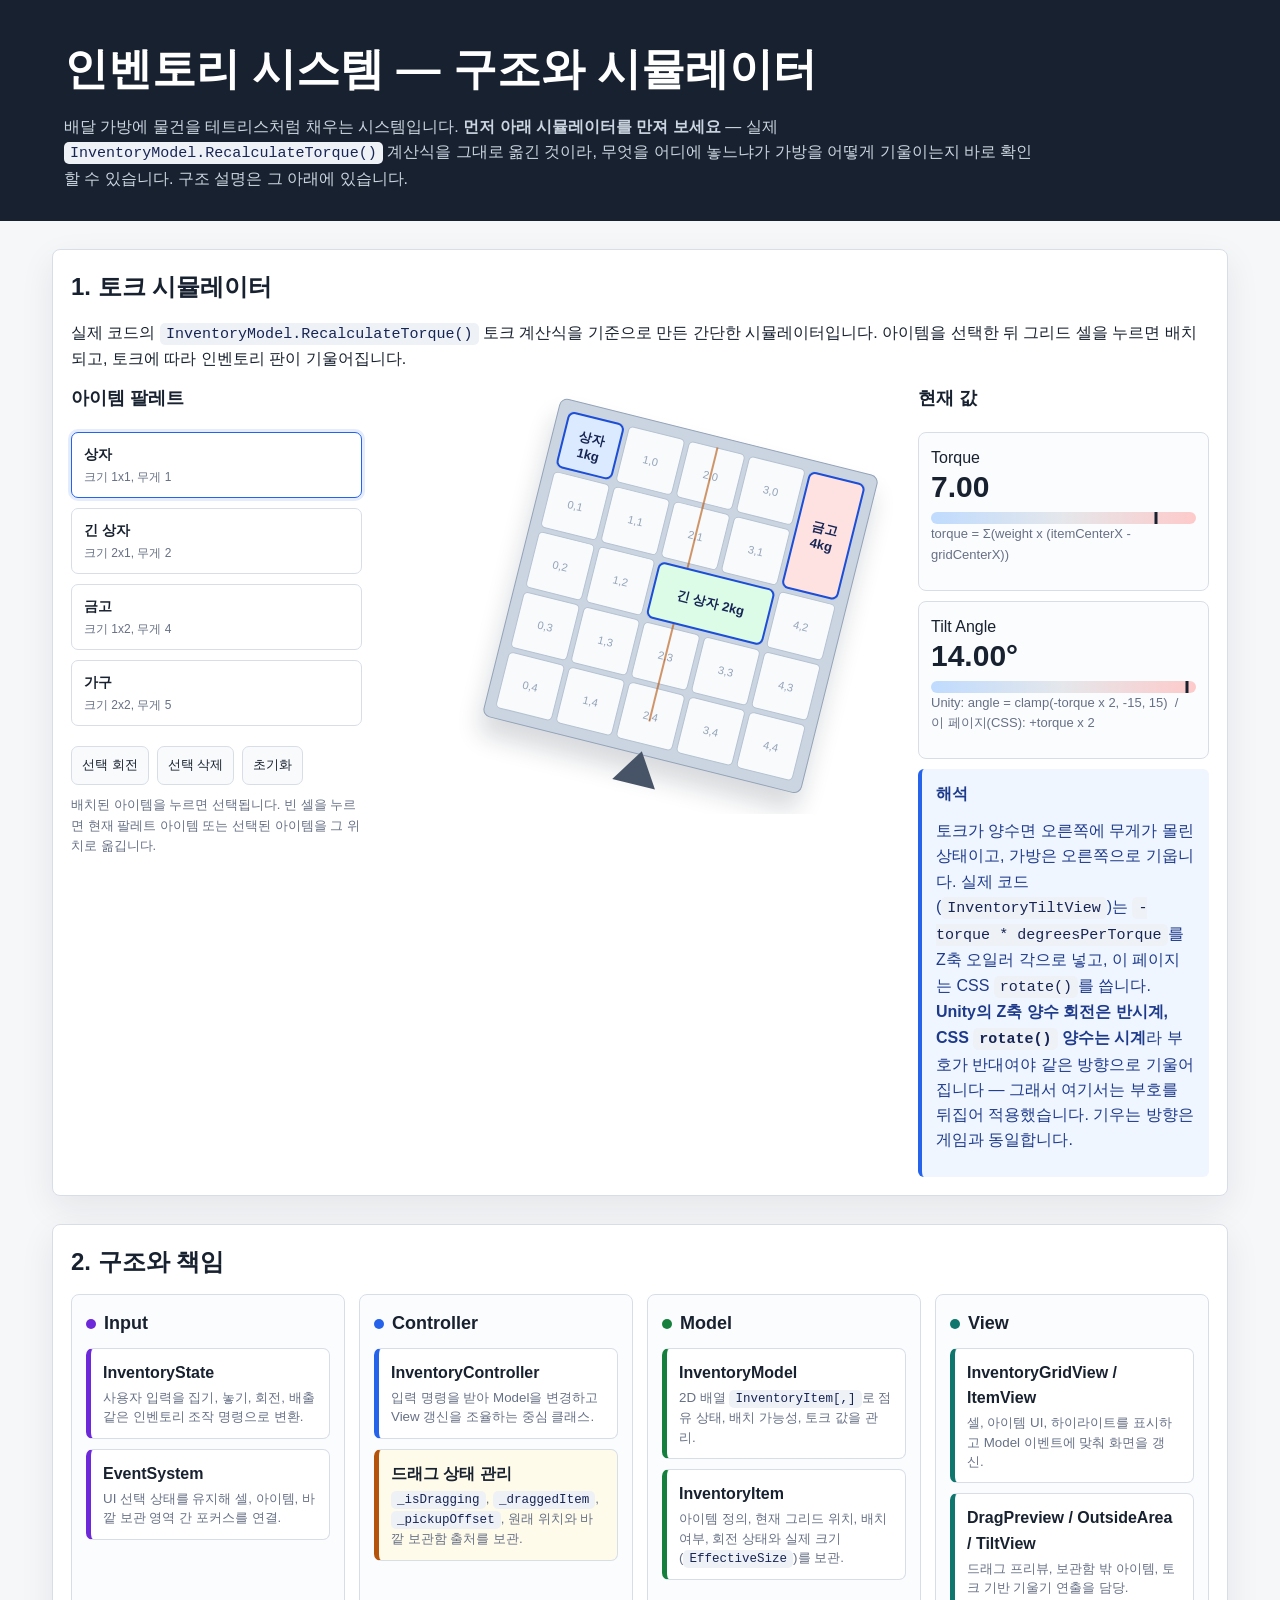
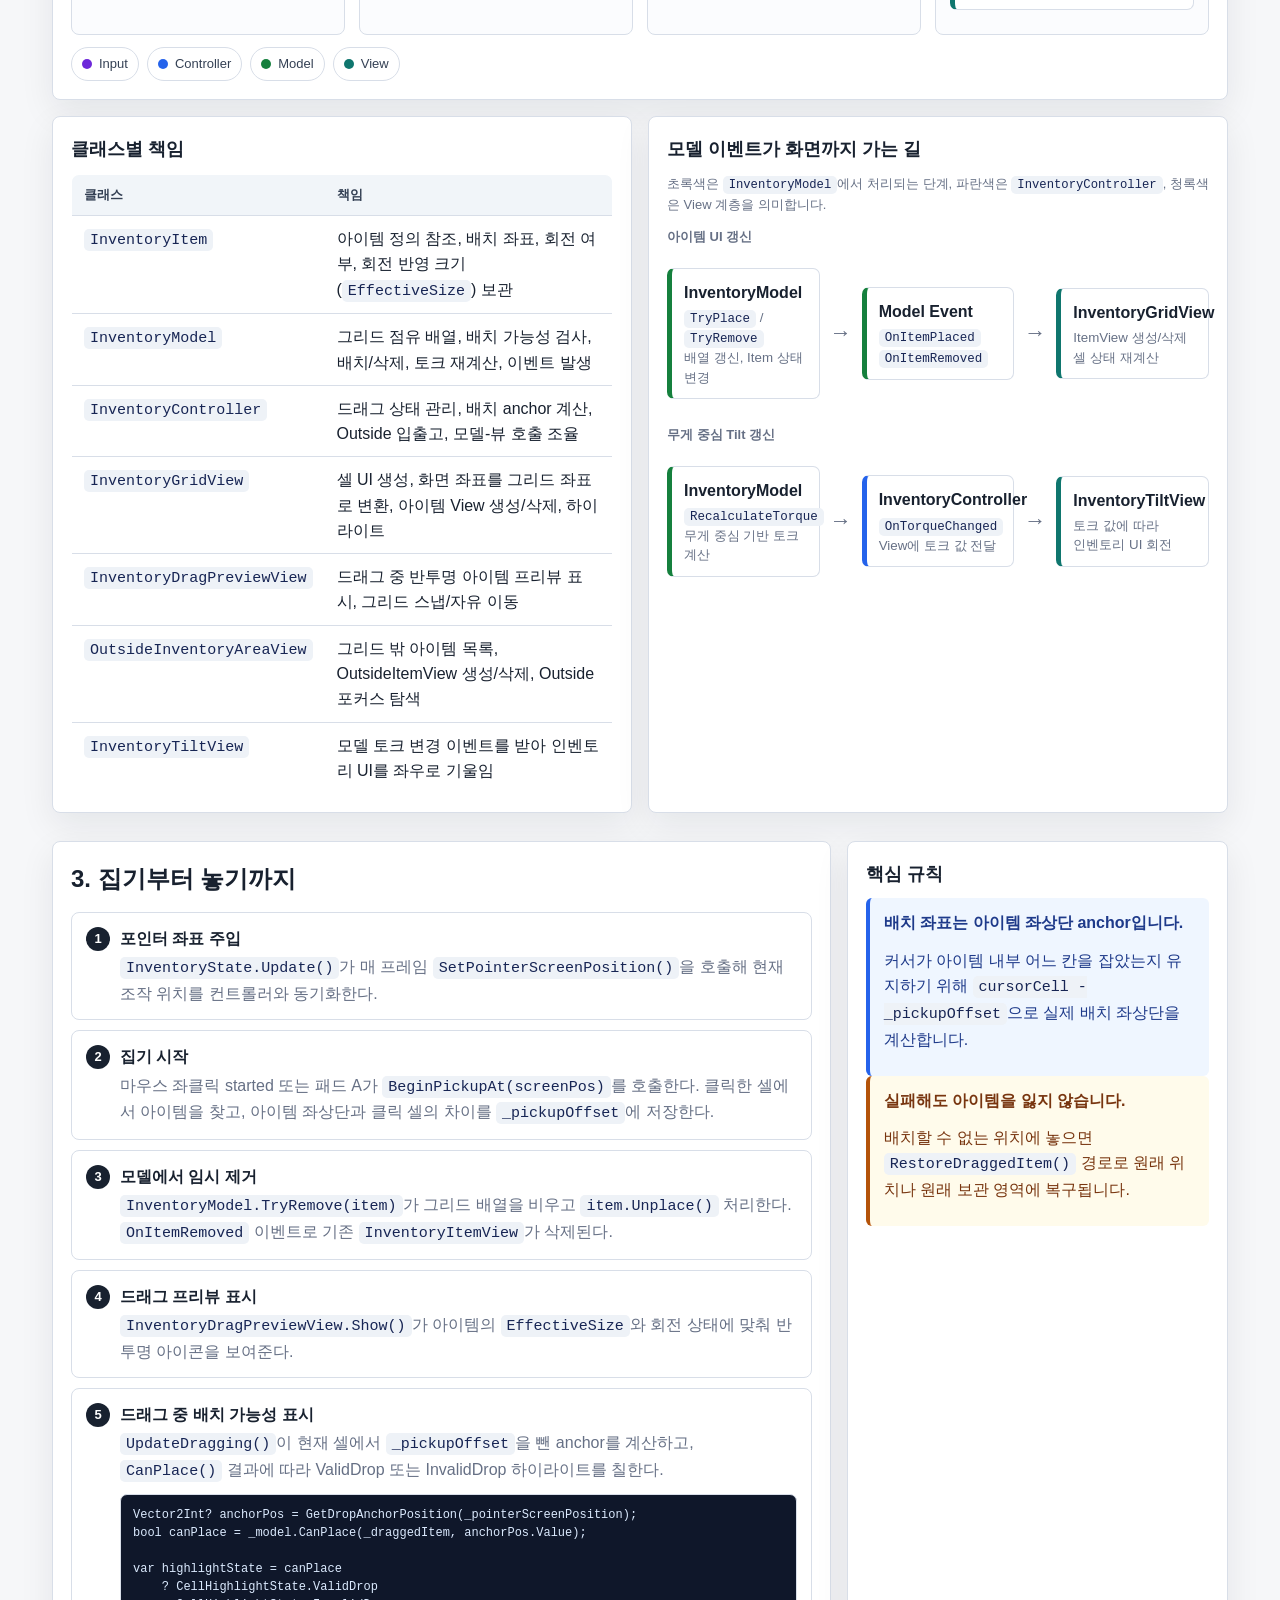
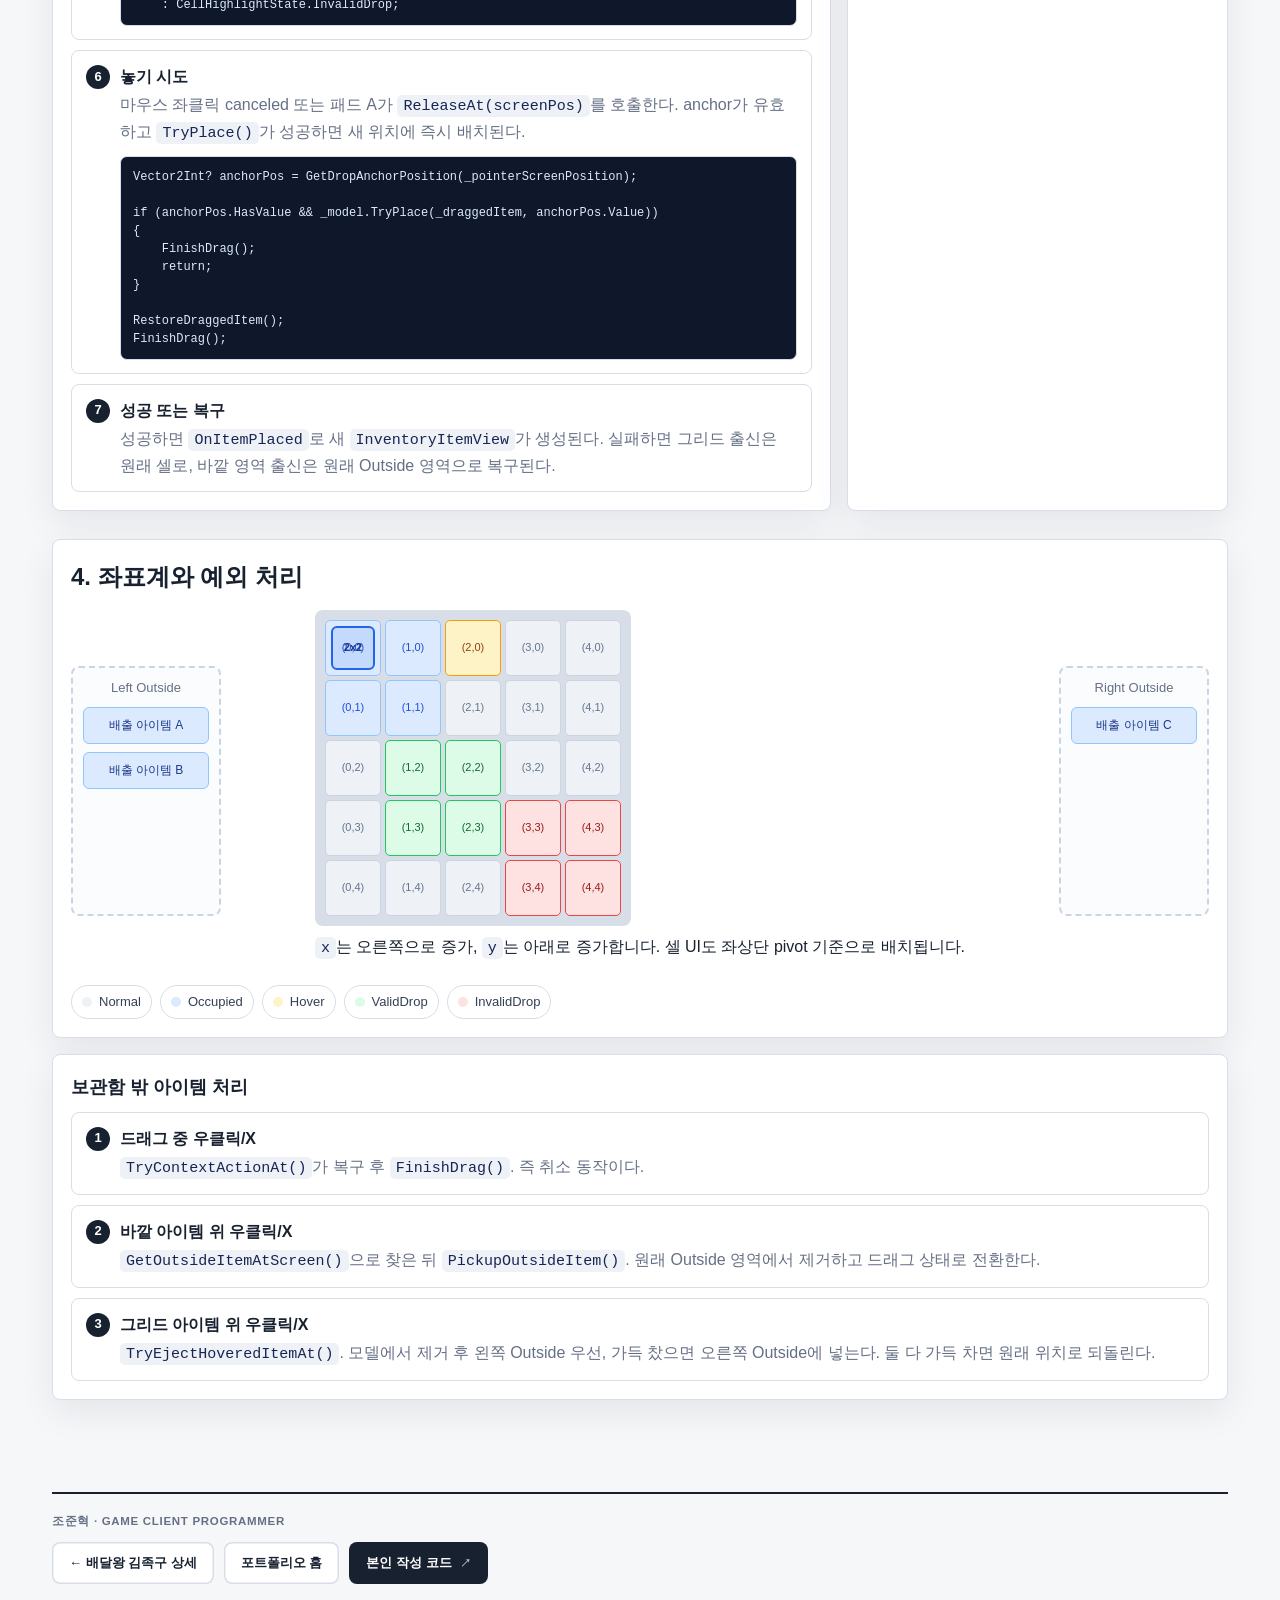
<file: projects/mdcalling/InventorySystemVisualization.html>
<!doctype html>
<html lang="ko">
<head>
  <meta charset="utf-8" />
  <meta name="viewport" content="width=device-width, initial-scale=1" />
  <title>MdCalling 인벤토리 시스템 포트폴리오 설명</title>
  <style>
    :root {
      color-scheme: light;
      --bg: #f6f7f9;
      --panel: #ffffff;
      --ink: #18212f;
      --muted: #667085;
      --line: #d8dee8;
      --blue: #2563eb;
      --green: #15803d;
      --red: #b42318;
      --amber: #b45309;
      --teal: #0f766e;
      --violet: #6d28d9;
      --cell: #eef2f7;
      --occupied: #dbeafe;
      --hover: #fef3c7;
      --valid: #dcfce7;
      --invalid: #fee2e2;
      --shadow: 0 12px 34px rgba(16, 24, 40, .08);
      font-family: "Segoe UI", "Noto Sans KR", Arial, sans-serif;
    }

    * { box-sizing: border-box; }

    body {
      margin: 0;
      background: var(--bg);
      color: var(--ink);
      line-height: 1.58;
    }

    header {
      background: #18212f;
      color: white;
      padding: 34px clamp(20px, 5vw, 72px) 30px;
    }

    header h1 {
      margin: 0 0 10px;
      font-size: clamp(28px, 4vw, 44px);
      letter-spacing: 0;
    }

    header p {
      margin: 0;
      max-width: 980px;
      color: #cbd5e1;
      font-size: 16px;
    }

    main {
      max-width: 1240px;
      margin: 0 auto;
      padding: 28px clamp(16px, 3vw, 32px) 64px;
    }

    section {
      margin: 0 0 28px;
    }

    h2 {
      margin: 0 0 14px;
      font-size: 24px;
      letter-spacing: 0;
    }

    h3 {
      margin: 0 0 10px;
      font-size: 18px;
      letter-spacing: 0;
    }

    p { margin: 0 0 12px; }

    code {
      padding: 2px 6px;
      border-radius: 5px;
      background: #eef2f7;
      color: #172554;
      font-family: Consolas, "Cascadia Mono", monospace;
      font-size: .94em;
    }

    .grid {
      display: grid;
      grid-template-columns: repeat(12, 1fr);
      gap: 16px;
    }

    .panel {
      background: var(--panel);
      border: 1px solid var(--line);
      border-radius: 8px;
      box-shadow: var(--shadow);
      padding: 18px;
    }

    .span-12 { grid-column: span 12; }
    .span-8 { grid-column: span 8; }
    .span-6 { grid-column: span 6; }
    .span-4 { grid-column: span 4; }

    .legend {
      display: flex;
      flex-wrap: wrap;
      gap: 8px;
      margin-top: 12px;
    }

    .pill {
      display: inline-flex;
      align-items: center;
      gap: 7px;
      border: 1px solid var(--line);
      border-radius: 999px;
      padding: 6px 10px;
      background: white;
      color: #344054;
      font-size: 13px;
      white-space: nowrap;
    }

    .dot {
      width: 10px;
      height: 10px;
      border-radius: 50%;
      background: var(--blue);
    }

    .dot.green { background: var(--green); }
    .dot.red { background: var(--red); }
    .dot.amber { background: var(--amber); }
    .dot.teal { background: var(--teal); }
    .dot.violet { background: var(--violet); }

    .arch {
      display: grid;
      grid-template-columns: repeat(4, minmax(0, 1fr));
      gap: 14px;
      align-items: stretch;
    }

    .lane {
      border: 1px solid var(--line);
      border-radius: 8px;
      padding: 14px;
      background: #fbfcfe;
    }

    .lane h3 {
      display: flex;
      align-items: center;
      gap: 8px;
    }

    .box {
      border: 1px solid var(--line);
      border-left: 5px solid var(--blue);
      border-radius: 7px;
      padding: 11px 12px;
      margin: 10px 0;
      background: white;
      min-height: 56px;
    }

    .box.model { border-left-color: var(--green); }
    .box.view { border-left-color: var(--teal); }
    .box.input { border-left-color: var(--violet); }
    .box.warn { border-left-color: var(--amber); background: #fffbeb; }

    .box strong {
      display: block;
      margin-bottom: 3px;
    }

    .box small {
      display: block;
      color: var(--muted);
      line-height: 1.45;
    }

    .arrow-row {
      display: grid;
      grid-template-columns: minmax(0, 1fr) auto minmax(0, 1fr) auto minmax(0, 1fr);
      gap: 10px;
      align-items: center;
      margin-top: 10px;
    }

    .event-flow {
      display: grid;
      gap: 16px;
    }

    .event-flow-title {
      margin: 0 0 8px;
      color: var(--muted);
      font-size: 13px;
      font-weight: 700;
    }

    .arrow {
      color: var(--muted);
      font-weight: 700;
      font-size: 22px;
      text-align: center;
    }

    .flow {
      counter-reset: step;
      display: grid;
      gap: 10px;
    }

    .step {
      position: relative;
      border: 1px solid var(--line);
      border-radius: 8px;
      background: white;
      padding: 13px 14px 13px 48px;
    }

    .step::before {
      counter-increment: step;
      content: counter(step);
      position: absolute;
      left: 14px;
      top: 14px;
      width: 24px;
      height: 24px;
      border-radius: 50%;
      display: grid;
      place-items: center;
      background: #18212f;
      color: white;
      font-size: 13px;
      font-weight: 700;
    }

    .step strong { display: block; margin-bottom: 3px; }
    .step span { color: var(--muted); }

    .code-snippet {
      margin: 10px 0 0;
      border: 1px solid #d8dee8;
      border-radius: 7px;
      background: #0f172a;
      color: #dbeafe;
      padding: 11px 12px;
      overflow-x: auto;
      font-family: Consolas, "Cascadia Mono", monospace;
      font-size: 12px;
      line-height: 1.5;
    }

    .code-snippet code {
      padding: 0;
      background: transparent;
      color: inherit;
      font: inherit;
    }

    .two-col {
      display: grid;
      grid-template-columns: 1fr 1fr;
      gap: 16px;
    }

    .table {
      width: 100%;
      border-collapse: collapse;
      overflow: hidden;
      border-radius: 8px;
      border: 1px solid var(--line);
      background: white;
    }

    .table th,
    .table td {
      border-bottom: 1px solid var(--line);
      padding: 10px 12px;
      text-align: left;
      vertical-align: top;
    }

    .table th {
      background: #f1f5f9;
      font-size: 13px;
      color: #344054;
    }

    .table tr:last-child td { border-bottom: 0; }

    .inventory-demo {
      display: grid;
      grid-template-columns: 150px 1fr 150px;
      gap: 18px;
      align-items: center;
    }

    .outside {
      border: 2px dashed #cbd5e1;
      border-radius: 8px;
      min-height: 250px;
      padding: 10px;
      background: #fbfcfe;
      display: grid;
      align-content: start;
      gap: 8px;
    }

    .outside-title {
      color: var(--muted);
      font-size: 13px;
      text-align: center;
    }

    .mini-item {
      background: var(--occupied);
      border: 1px solid #93c5fd;
      border-radius: 6px;
      padding: 8px;
      text-align: center;
      font-size: 12px;
      color: #1e3a8a;
    }

    .board-wrap {
      display: grid;
      justify-content: center;
      gap: 8px;
    }

    .board {
      display: grid;
      grid-template-columns: repeat(5, 56px);
      grid-template-rows: repeat(5, 56px);
      gap: 4px;
      padding: 10px;
      border-radius: 8px;
      background: #d8dee8;
      width: max-content;
    }

    .cell {
      position: relative;
      display: grid;
      place-items: center;
      background: var(--cell);
      border: 1px solid #cbd5e1;
      border-radius: 5px;
      color: #64748b;
      font-size: 11px;
      min-width: 56px;
      min-height: 56px;
    }

    .cell.occupied { background: var(--occupied); border-color: #93c5fd; color: #1d4ed8; }
    .cell.hover { background: var(--hover); border-color: #f59e0b; color: #92400e; }
    .cell.valid { background: var(--valid); border-color: #22c55e; color: #166534; }
    .cell.invalid { background: var(--invalid); border-color: #ef4444; color: #991b1b; }

    .overlay-item {
      position: absolute;
      inset: 5px;
      border: 2px solid #2563eb;
      border-radius: 6px;
      display: grid;
      place-items: center;
      background: rgba(37, 99, 235, .12);
      font-weight: 700;
      color: #1e3a8a;
      pointer-events: none;
    }

    .note {
      border-left: 4px solid var(--amber);
      background: #fffbeb;
      padding: 12px 14px;
      border-radius: 6px;
      color: #78350f;
    }

    .callout {
      border-left: 4px solid var(--blue);
      background: #eff6ff;
      padding: 12px 14px;
      border-radius: 6px;
      color: #1e3a8a;
    }

    .source-list {
      display: grid;
      gap: 6px;
      color: var(--muted);
      font-size: 14px;
    }


    .tilt-sim {
      display: grid;
      grid-template-columns: minmax(260px, 1fr) minmax(330px, 520px) minmax(260px, 1fr);
      gap: 18px;
      align-items: start;
    }

    .sim-controls {
      display: grid;
      gap: 10px;
    }

    .sim-button {
      appearance: none;
      border: 1px solid var(--line);
      border-radius: 7px;
      background: white;
      color: var(--ink);
      padding: 10px 12px;
      text-align: left;
      cursor: pointer;
      font: inherit;
      display: grid;
      gap: 3px;
    }

    .sim-button:hover,
    .sim-button.active {
      border-color: var(--blue);
      box-shadow: 0 0 0 3px rgba(37, 99, 235, .12);
    }

    .sim-button strong {
      font-size: 14px;
    }

    .sim-button span {
      color: var(--muted);
      font-size: 12px;
    }

    .sim-toolbar {
      display: flex;
      flex-wrap: wrap;
      gap: 8px;
      margin-top: 10px;
    }

    .tool-button {
      appearance: none;
      border: 1px solid var(--line);
      border-radius: 7px;
      background: #f8fafc;
      color: var(--ink);
      padding: 8px 10px;
      cursor: pointer;
      font: inherit;
      font-size: 13px;
    }

    .tool-button:hover {
      border-color: var(--blue);
    }

    .sim-stage {
      min-height: 430px;
      display: grid;
      justify-items: center;
      align-content: center;
      overflow: hidden;
    }

    .tilt-rig {
      position: relative;
      width: max-content;
      transform-origin: 50% 92%;
      transition: transform .28s ease;
      padding: 18px 18px 34px;
    }

    .tilt-board {
      position: relative;
      display: grid;
      grid-template-columns: repeat(5, 58px);
      grid-template-rows: repeat(5, 58px);
      gap: 4px;
      padding: 10px;
      border-radius: 8px;
      background: #cbd5e1;
      border: 1px solid #94a3b8;
      box-shadow: 0 18px 24px rgba(15, 23, 42, .16);
    }

    .tilt-cell {
      width: 58px;
      height: 58px;
      border: 1px solid #b6c2d2;
      border-radius: 5px;
      background: #f8fafc;
      color: #94a3b8;
      display: grid;
      place-items: center;
      font-size: 11px;
      user-select: none;
      cursor: pointer;
    }

    .tilt-cell:hover {
      background: #eff6ff;
      border-color: #93c5fd;
    }

    .sim-item {
      position: absolute;
      display: grid;
      place-items: center;
      border: 2px solid #1d4ed8;
      border-radius: 7px;
      background: rgba(37, 99, 235, .18);
      color: #172554;
      font-weight: 700;
      font-size: 13px;
      cursor: pointer;
      z-index: 3;
    }

    .sim-item.selected {
      border-color: var(--amber);
      box-shadow: 0 0 0 4px rgba(245, 158, 11, .22);
    }

    .balance-axis {
      position: absolute;
      left: 50%;
      bottom: 4px;
      width: 0;
      height: 0;
      border-left: 22px solid transparent;
      border-right: 22px solid transparent;
      border-bottom: 34px solid #475467;
      transform: translateX(-50%);
    }

    .center-line {
      position: absolute;
      top: 10px;
      bottom: 34px;
      left: 50%;
      width: 2px;
      background: rgba(180, 83, 9, .6);
      transform: translateX(-50%);
      pointer-events: none;
    }

    .sim-readout {
      display: grid;
      gap: 10px;
    }

    .meter {
      border: 1px solid var(--line);
      border-radius: 8px;
      padding: 12px;
      background: #fbfcfe;
    }

    .meter-value {
      font-size: 30px;
      font-weight: 800;
      line-height: 1.1;
    }

    .bar {
      position: relative;
      height: 12px;
      border-radius: 999px;
      background: linear-gradient(90deg, #bfdbfe, #e5e7eb 50%, #fecaca);
      overflow: hidden;
      margin-top: 9px;
    }

    .bar-marker {
      position: absolute;
      top: 0;
      bottom: 0;
      width: 3px;
      background: #18212f;
      left: 50%;
      transform: translateX(-50%);
    }

    .formula {
      font-size: 13px;
      color: var(--muted);
    }

    svg text {
      font-family: "Segoe UI", "Noto Sans KR", Arial, sans-serif;
    }

    @media (max-width: 900px) {
      .span-8, .span-6, .span-4 { grid-column: span 12; }
      .arch, .two-col, .inventory-demo, .tilt-sim { grid-template-columns: 1fr; }
      .arrow-row { grid-template-columns: 1fr; }
      .arrow { transform: rotate(90deg); }
      .board { grid-template-columns: repeat(5, minmax(42px, 1fr)); grid-template-rows: repeat(5, 42px); }
      .cell { min-width: 42px; min-height: 42px; }
      .tilt-board { grid-template-columns: repeat(5, 46px); grid-template-rows: repeat(5, 46px); }
      .tilt-cell { width: 46px; height: 46px; }
    }

    /* ══ 하단 — 포트폴리오 본문으로 돌아가는 길 ══ */
    /* (원래 배치 시퀀스 SVG 안쪽에 갇혀 있던 규칙을 여기로 옮겼다) */
    .pf-foot-in {
      padding-top: 18px; border-top: 2px solid var(--ink);
      display: flex; flex-wrap: wrap; align-items: center; gap: 12px 10px;
    }
    .pf-foot-in > span {
      flex: 0 0 100%; font-size: 11.5px; font-weight: 700;
      letter-spacing: .06em; color: var(--muted);
    }
    .pf-foot-in a {
      display: inline-flex; align-items: center; gap: 8px;
      font-size: 13px; font-weight: 700; text-decoration: none;
      padding: 11px 17px; border-radius: 8px;
      background: var(--ink); color: #fff;
      transition: background .18s ease, transform .18s ease;
    }
    .pf-foot-in a[target="_blank"]::after { content: "↗"; font-size: 11px; opacity: .7; }
    .pf-foot-in a:not([target="_blank"]) {
      background: var(--panel); color: var(--ink);
      box-shadow: inset 0 0 0 1.5px var(--line);
    }
    .pf-foot-in a:hover {
      background: var(--blue); color: #fff; box-shadow: none; transform: translateY(-2px);
    }
    .pf-foot { max-width: 1240px; margin: 0 auto; padding: 0 clamp(16px, 3vw, 32px) 56px; }
  </style>
</head>
<body>
  <header>
    <h1>인벤토리 시스템 — 구조와 시뮬레이터</h1>
    <p>
      배달 가방에 물건을 테트리스처럼 채우는 시스템입니다. <strong>먼저 아래 시뮬레이터를 만져 보세요</strong> —
      실제 <code>InventoryModel.RecalculateTorque()</code> 계산식을 그대로 옮긴 것이라, 무엇을 어디에 놓느냐가
      가방을 어떻게 기울이는지 바로 확인할 수 있습니다. 구조 설명은 그 아래에 있습니다.
    </p>
  </header>

  <main>
    <section class="grid">
      <div class="panel span-12">
        <h2>1. 토크 시뮬레이터</h2>
        <p>
          실제 코드의 <code>InventoryModel.RecalculateTorque()</code> 토크 계산식을 기준으로 만든 간단한 시뮬레이터입니다.
          아이템을 선택한 뒤 그리드 셀을 누르면 배치되고, 토크에 따라 인벤토리 판이 기울어집니다.
        </p>
        <div class="tilt-sim">
          <div class="sim-controls">
            <h3>아이템 팔레트</h3>
            <button class="sim-button active" type="button" data-template="box">
              <strong>상자</strong>
              <span>크기 1x1, 무게 1</span>
            </button>
            <button class="sim-button" type="button" data-template="crate">
              <strong>긴 상자</strong>
              <span>크기 2x1, 무게 2</span>
            </button>
            <button class="sim-button" type="button" data-template="safe">
              <strong>금고</strong>
              <span>크기 1x2, 무게 4</span>
            </button>
            <button class="sim-button" type="button" data-template="sofa">
              <strong>가구</strong>
              <span>크기 2x2, 무게 5</span>
            </button>
            <div class="sim-toolbar">
              <button class="tool-button" type="button" id="simRotate">선택 회전</button>
              <button class="tool-button" type="button" id="simRemove">선택 삭제</button>
              <button class="tool-button" type="button" id="simReset">초기화</button>
            </div>
            <p class="formula">
              배치된 아이템을 누르면 선택됩니다. 빈 셀을 누르면 현재 팔레트 아이템 또는 선택된 아이템을 그 위치로 옮깁니다.
            </p>
          </div>

          <div class="sim-stage">
            <div class="tilt-rig" id="tiltRig">
              <div class="tilt-board" id="tiltBoard" aria-label="토크 시뮬레이션 인벤토리">
                <div class="center-line" aria-hidden="true"></div>
              </div>
              <div class="balance-axis" aria-hidden="true"></div>
            </div>
          </div>

          <div class="sim-readout">
            <h3>현재 값</h3>
            <div class="meter">
              <span>Torque</span>
              <div class="meter-value" id="torqueValue">0.00</div>
              <div class="bar" aria-hidden="true"><div class="bar-marker" id="torqueMarker"></div></div>
              <p class="formula">torque = Σ(weight x (itemCenterX - gridCenterX))</p>
            </div>
            <div class="meter">
              <span>Tilt Angle</span>
              <div class="meter-value" id="angleValue">0.00°</div>
              <div class="bar" aria-hidden="true"><div class="bar-marker" id="angleMarker"></div></div>
              <p class="formula">Unity: angle = clamp(-torque x 2, -15, 15) &nbsp;/&nbsp; 이 페이지(CSS): +torque x 2</p>
            </div>
            <div class="callout">
              <p><strong>해석</strong></p>
              <p>토크가 양수면 오른쪽에 무게가 몰린 상태이고, 가방은 오른쪽으로 기웁니다. 실제 코드(<code>InventoryTiltView</code>)는 <code>-torque * degreesPerTorque</code>를 Z축 오일러 각으로 넣고, 이 페이지는 CSS <code>rotate()</code>를 씁니다. <strong>Unity의 Z축 양수 회전은 반시계, CSS <code>rotate()</code> 양수는 시계</strong>라 부호가 반대여야 같은 방향으로 기울어집니다 — 그래서 여기서는 부호를 뒤집어 적용했습니다. 기우는 방향은 게임과 동일합니다.</p>
            </div>
          </div>
        </div>
      </div>
    </section>

    <section class="grid" id="structure">
      <div class="panel span-12">
        <h2>2. 구조와 책임</h2>
        <div class="arch">
          <div class="lane">
            <h3><span class="dot violet"></span>Input</h3>
            <div class="box input">
              <strong>InventoryState</strong>
              <small>사용자 입력을 집기, 놓기, 회전, 배출 같은 인벤토리 조작 명령으로 변환.</small>
            </div>
            <div class="box input">
              <strong>EventSystem</strong>
              <small>UI 선택 상태를 유지해 셀, 아이템, 바깥 보관 영역 간 포커스를 연결.</small>
            </div>
          </div>

          <div class="lane">
            <h3><span class="dot"></span>Controller</h3>
            <div class="box">
              <strong>InventoryController</strong>
              <small>입력 명령을 받아 Model을 변경하고 View 갱신을 조율하는 중심 클래스.</small>
            </div>
            <div class="box warn">
              <strong>드래그 상태 관리</strong>
              <small><code>_isDragging</code>, <code>_draggedItem</code>, <code>_pickupOffset</code>, 원래 위치와 바깥 보관함 출처를 보관.</small>
            </div>
          </div>

          <div class="lane">
            <h3><span class="dot green"></span>Model</h3>
            <div class="box model">
              <strong>InventoryModel</strong>
              <small>2D 배열 <code>InventoryItem[,]</code>로 점유 상태, 배치 가능성, 토크 값을 관리.</small>
            </div>
            <div class="box model">
              <strong>InventoryItem</strong>
              <small>아이템 정의, 현재 그리드 위치, 배치 여부, 회전 상태와 실제 크기(<code>EffectiveSize</code>)를 보관.</small>
            </div>
          </div>

          <div class="lane">
            <h3><span class="dot teal"></span>View</h3>
            <div class="box view">
              <strong>InventoryGridView / ItemView</strong>
              <small>셀, 아이템 UI, 하이라이트를 표시하고 Model 이벤트에 맞춰 화면을 갱신.</small>
            </div>
            <div class="box view">
              <strong>DragPreview / OutsideArea / TiltView</strong>
              <small>드래그 프리뷰, 보관함 밖 아이템, 토크 기반 기울기 연출을 담당.</small>
            </div>
          </div>
        </div>
        <div class="legend">
          <span class="pill"><span class="dot violet"></span>Input</span>
          <span class="pill"><span class="dot"></span>Controller</span>
          <span class="pill"><span class="dot green"></span>Model</span>
          <span class="pill"><span class="dot teal"></span>View</span>
        </div>
      </div>
      <div class="panel span-6">
        <h3>클래스별 책임</h3>
        <table class="table">
          <thead>
            <tr><th>클래스</th><th>책임</th></tr>
          </thead>
          <tbody>
            <tr><td><code>InventoryItem</code></td><td>아이템 정의 참조, 배치 좌표, 회전 여부, 회전 반영 크기(<code>EffectiveSize</code>) 보관</td></tr>
            <tr><td><code>InventoryModel</code></td><td>그리드 점유 배열, 배치 가능성 검사, 배치/삭제, 토크 재계산, 이벤트 발생</td></tr>
            <tr><td><code>InventoryController</code></td><td>드래그 상태 관리, 배치 anchor 계산, Outside 입출고, 모델-뷰 호출 조율</td></tr>
            <tr><td><code>InventoryGridView</code></td><td>셀 UI 생성, 화면 좌표를 그리드 좌표로 변환, 아이템 View 생성/삭제, 하이라이트</td></tr>
            <tr><td><code>InventoryDragPreviewView</code></td><td>드래그 중 반투명 아이템 프리뷰 표시, 그리드 스냅/자유 이동</td></tr>
            <tr><td><code>OutsideInventoryAreaView</code></td><td>그리드 밖 아이템 목록, OutsideItemView 생성/삭제, Outside 포커스 탐색</td></tr>
            <tr><td><code>InventoryTiltView</code></td><td>모델 토크 변경 이벤트를 받아 인벤토리 UI를 좌우로 기울임</td></tr>
          </tbody>
        </table>
      </div>

      <div class="panel span-6">
        <h3>모델 이벤트가 화면까지 가는 길</h3>
        <p class="formula">
          초록색은 <code>InventoryModel</code>에서 처리되는 단계, 파란색은 <code>InventoryController</code>, 청록색은 View 계층을 의미합니다.
        </p>
        <div class="event-flow">
          <div>
            <p class="event-flow-title">아이템 UI 갱신</p>
            <div class="arrow-row">
              <div class="box model">
                <strong>InventoryModel</strong>
                <small><code>TryPlace</code> / <code>TryRemove</code><br>배열 갱신, Item 상태 변경</small>
              </div>
              <div class="arrow">→</div>
              <div class="box model">
                <strong>Model Event</strong>
                <small><code>OnItemPlaced</code><br><code>OnItemRemoved</code></small>
              </div>
              <div class="arrow">→</div>
              <div class="box view">
                <strong>InventoryGridView</strong>
                <small>ItemView 생성/삭제<br>셀 상태 재계산</small>
              </div>
            </div>
          </div>

          <div>
            <p class="event-flow-title">무게 중심 Tilt 갱신</p>
            <div class="arrow-row">
              <div class="box model">
                <strong>InventoryModel</strong>
                <small><code>RecalculateTorque</code><br>무게 중심 기반 토크 계산</small>
              </div>
              <div class="arrow">→</div>
              <div class="box">
                <strong>InventoryController</strong>
                <small><code>OnTorqueChanged</code><br>View에 토크 값 전달</small>
              </div>
              <div class="arrow">→</div>
              <div class="box view">
                <strong>InventoryTiltView</strong>
                <small>토크 값에 따라<br>인벤토리 UI 회전</small>
              </div>
            </div>
          </div>
        </div>
      </div>
    </section>

    <section class="grid">
      <div class="panel span-8">
        <h2>3. 집기부터 놓기까지</h2>
        <div class="flow">
          <div class="step">
            <strong>포인터 좌표 주입</strong>
            <span><code>InventoryState.Update()</code>가 매 프레임 <code>SetPointerScreenPosition()</code>을 호출해 현재 조작 위치를 컨트롤러와 동기화한다.</span>
          </div>
          <div class="step">
            <strong>집기 시작</strong>
            <span>마우스 좌클릭 started 또는 패드 A가 <code>BeginPickupAt(screenPos)</code>를 호출한다. 클릭한 셀에서 아이템을 찾고, 아이템 좌상단과 클릭 셀의 차이를 <code>_pickupOffset</code>에 저장한다.</span>
          </div>
          <div class="step">
            <strong>모델에서 임시 제거</strong>
            <span><code>InventoryModel.TryRemove(item)</code>가 그리드 배열을 비우고 <code>item.Unplace()</code> 처리한다. <code>OnItemRemoved</code> 이벤트로 기존 <code>InventoryItemView</code>가 삭제된다.</span>
          </div>
          <div class="step">
            <strong>드래그 프리뷰 표시</strong>
            <span><code>InventoryDragPreviewView.Show()</code>가 아이템의 <code>EffectiveSize</code>와 회전 상태에 맞춰 반투명 아이콘을 보여준다.</span>
          </div>
          <div class="step">
            <strong>드래그 중 배치 가능성 표시</strong>
            <span><code>UpdateDragging()</code>이 현재 셀에서 <code>_pickupOffset</code>을 뺀 anchor를 계산하고, <code>CanPlace()</code> 결과에 따라 ValidDrop 또는 InvalidDrop 하이라이트를 칠한다.</span>
            <pre class="code-snippet"><code>Vector2Int? anchorPos = GetDropAnchorPosition(_pointerScreenPosition);
bool canPlace = _model.CanPlace(_draggedItem, anchorPos.Value);

var highlightState = canPlace
    ? CellHighlightState.ValidDrop
    : CellHighlightState.InvalidDrop;</code></pre>
          </div>
          <div class="step">
            <strong>놓기 시도</strong>
            <span>마우스 좌클릭 canceled 또는 패드 A가 <code>ReleaseAt(screenPos)</code>를 호출한다. anchor가 유효하고 <code>TryPlace()</code>가 성공하면 새 위치에 즉시 배치된다.</span>
            <pre class="code-snippet"><code>Vector2Int? anchorPos = GetDropAnchorPosition(_pointerScreenPosition);

if (anchorPos.HasValue && _model.TryPlace(_draggedItem, anchorPos.Value))
{
    FinishDrag();
    return;
}

RestoreDraggedItem();
FinishDrag();</code></pre>
          </div>
          <div class="step">
            <strong>성공 또는 복구</strong>
            <span>성공하면 <code>OnItemPlaced</code>로 새 <code>InventoryItemView</code>가 생성된다. 실패하면 그리드 출신은 원래 셀로, 바깥 영역 출신은 원래 Outside 영역으로 복구된다.</span>
          </div>
        </div>
      </div>

      <div class="panel span-4">
        <h3>핵심 규칙</h3>
        <div class="callout">
          <p><strong>배치 좌표는 아이템 좌상단 anchor입니다.</strong></p>
          <p>커서가 아이템 내부 어느 칸을 잡았는지 유지하기 위해 <code>cursorCell - _pickupOffset</code>으로 실제 배치 좌상단을 계산합니다.</p>
        </div>
        <div class="note">
          <p><strong>실패해도 아이템을 잃지 않습니다.</strong></p>
          <p>배치할 수 없는 위치에 놓으면 <code>RestoreDraggedItem()</code> 경로로 원래 위치나 원래 보관 영역에 복구됩니다.</p>
        </div>
      </div>
    </section>

    <section class="grid">
      <div class="panel span-12">
        <h2>4. 좌표계와 예외 처리</h2>
        <div class="inventory-demo">
          <div class="outside">
            <div class="outside-title">Left Outside</div>
            <div class="mini-item">배출 아이템 A</div>
            <div class="mini-item">배출 아이템 B</div>
          </div>

          <div class="board-wrap">
            <div class="board" aria-label="5x5 inventory grid">
              <div class="cell occupied">(0,0)<div class="overlay-item">2x2</div></div>
              <div class="cell occupied">(1,0)</div>
              <div class="cell hover">(2,0)</div>
              <div class="cell">(3,0)</div>
              <div class="cell">(4,0)</div>
              <div class="cell occupied">(0,1)</div>
              <div class="cell occupied">(1,1)</div>
              <div class="cell">(2,1)</div>
              <div class="cell">(3,1)</div>
              <div class="cell">(4,1)</div>
              <div class="cell">(0,2)</div>
              <div class="cell valid">(1,2)</div>
              <div class="cell valid">(2,2)</div>
              <div class="cell">(3,2)</div>
              <div class="cell">(4,2)</div>
              <div class="cell">(0,3)</div>
              <div class="cell valid">(1,3)</div>
              <div class="cell valid">(2,3)</div>
              <div class="cell invalid">(3,3)</div>
              <div class="cell invalid">(4,3)</div>
              <div class="cell">(0,4)</div>
              <div class="cell">(1,4)</div>
              <div class="cell">(2,4)</div>
              <div class="cell invalid">(3,4)</div>
              <div class="cell invalid">(4,4)</div>
            </div>
            <p><code>x</code>는 오른쪽으로 증가, <code>y</code>는 아래로 증가합니다. 셀 UI도 좌상단 pivot 기준으로 배치됩니다.</p>
          </div>

          <div class="outside">
            <div class="outside-title">Right Outside</div>
            <div class="mini-item">배출 아이템 C</div>
          </div>
        </div>
        <div class="legend">
          <span class="pill"><span class="dot" style="background:#eef2f7"></span>Normal</span>
          <span class="pill"><span class="dot" style="background:#dbeafe"></span>Occupied</span>
          <span class="pill"><span class="dot" style="background:#fef3c7"></span>Hover</span>
          <span class="pill"><span class="dot" style="background:#dcfce7"></span>ValidDrop</span>
          <span class="pill"><span class="dot" style="background:#fee2e2"></span>InvalidDrop</span>
        </div>
      </div>
      <div class="panel span-12">
        <h3>보관함 밖 아이템 처리</h3>
        <div class="flow">
          <div class="step">
            <strong>드래그 중 우클릭/X</strong>
            <span><code>TryContextActionAt()</code>가 복구 후 <code>FinishDrag()</code>. 즉 취소 동작이다.</span>
          </div>
          <div class="step">
            <strong>바깥 아이템 위 우클릭/X</strong>
            <span><code>GetOutsideItemAtScreen()</code>으로 찾은 뒤 <code>PickupOutsideItem()</code>. 원래 Outside 영역에서 제거하고 드래그 상태로 전환한다.</span>
          </div>
          <div class="step">
            <strong>그리드 아이템 위 우클릭/X</strong>
            <span><code>TryEjectHoveredItemAt()</code>. 모델에서 제거 후 왼쪽 Outside 우선, 가득 찼으면 오른쪽 Outside에 넣는다. 둘 다 가득 차면 원래 위치로 되돌린다.</span>
          </div>
        </div>
      </div>

    </section>

  </main>

  <footer class="pf-foot">
    <div class="pf-foot-in">
      <span>조준혁 · GAME CLIENT PROGRAMMER</span>
      <a href="../mdcalling.html">← 배달왕 김족구 상세</a>
      <a href="../../index.html">포트폴리오 홈</a>
      <a href="https://github.com/AIMHYUK/MdCalling-Showcase" target="_blank" rel="noreferrer">본인 작성 코드</a>
    </div>
  </footer>

  <script>
    (() => {
      const columns = 5;
      const rows = 5;
      const cellSize = 58;
      const cellSpacing = 4;
      const gridCenterX = columns / 2;
      const degreesPerTorque = 2;
      const maxTiltAngle = 15;

      const templates = {
        box: { name: "상자", width: 1, height: 1, weight: 1, color: "#dbeafe" },
        crate: { name: "긴 상자", width: 2, height: 1, weight: 2, color: "#dcfce7" },
        safe: { name: "금고", width: 1, height: 2, weight: 4, color: "#fee2e2" },
        sofa: { name: "가구", width: 2, height: 2, weight: 5, color: "#fef3c7" }
      };

      const board = document.getElementById("tiltBoard");
      const rig = document.getElementById("tiltRig");
      const torqueValue = document.getElementById("torqueValue");
      const angleValue = document.getElementById("angleValue");
      const torqueMarker = document.getElementById("torqueMarker");
      const angleMarker = document.getElementById("angleMarker");
      const rotateButton = document.getElementById("simRotate");
      const removeButton = document.getElementById("simRemove");
      const resetButton = document.getElementById("simReset");
      const paletteButtons = Array.from(document.querySelectorAll("[data-template]"));

      if (!board || !rig) return;

      let selectedTemplate = "box";
      let selectedItemId = null;
      let nextId = 1;
      let items = [
        { id: nextId++, template: "box", x: 0, y: 0, rotated: false },
        { id: nextId++, template: "crate", x: 2, y: 2, rotated: false },
        { id: nextId++, template: "safe", x: 4, y: 0, rotated: false }
      ];

      function effectiveSize(item) {
        const base = templates[item.template];
        return item.rotated
          ? { width: base.height, height: base.width }
          : { width: base.width, height: base.height };
      }

      function cellsFor(item, x = item.x, y = item.y) {
        const size = effectiveSize(item);
        const cells = [];
        for (let cx = x; cx < x + size.width; cx += 1) {
          for (let cy = y; cy < y + size.height; cy += 1) {
            cells.push({ x: cx, y: cy });
          }
        }
        return cells;
      }

      function canPlace(candidate, x, y, ignoreId = null) {
        const size = effectiveSize(candidate);
        if (x < 0 || y < 0 || x + size.width > columns || y + size.height > rows) return false;

        const targetCells = cellsFor(candidate, x, y);
        return !items.some(item => {
          if (item.id === ignoreId) return false;
          return cellsFor(item).some(occupied =>
            targetCells.some(target => target.x === occupied.x && target.y === occupied.y)
          );
        });
      }

      function setPalette(templateKey) {
        selectedTemplate = templateKey;
        selectedItemId = null;
        paletteButtons.forEach(button => {
          button.classList.toggle("active", button.dataset.template === templateKey);
        });
        render();
      }

      function placeAt(x, y) {
        if (selectedItemId !== null) {
          const item = items.find(entry => entry.id === selectedItemId);
          if (item && canPlace(item, x, y, item.id)) {
            item.x = x;
            item.y = y;
          }
          render();
          return;
        }

        const candidate = { id: nextId, template: selectedTemplate, x, y, rotated: false };
        if (!canPlace(candidate, x, y)) return;
        items.push(candidate);
        selectedItemId = nextId;
        nextId += 1;
        paletteButtons.forEach(button => button.classList.remove("active"));
        render();
      }

      function rotateSelected() {
        const item = items.find(entry => entry.id === selectedItemId);
        if (!item) return;
        item.rotated = !item.rotated;
        if (!canPlace(item, item.x, item.y, item.id)) {
          item.rotated = !item.rotated;
        }
        render();
      }

      function removeSelected() {
        if (selectedItemId === null) return;
        items = items.filter(item => item.id !== selectedItemId);
        selectedItemId = null;
        render();
      }

      function reset() {
        nextId = 1;
        items = [
          { id: nextId++, template: "box", x: 0, y: 0, rotated: false },
          { id: nextId++, template: "crate", x: 2, y: 2, rotated: false },
          { id: nextId++, template: "safe", x: 4, y: 0, rotated: false }
        ];
        setPalette("box");
      }

      function calculateTorque() {
        return items.reduce((sum, item) => {
          const base = templates[item.template];
          const centerX = item.x + base.width / 2;
          return sum + base.weight * (centerX - gridCenterX);
        }, 0);
      }

      function updateTilt() {
        const torque = calculateTorque();
        const angle = Math.max(-maxTiltAngle, Math.min(maxTiltAngle, torque * degreesPerTorque));
        rig.style.transform = `rotate(${angle}deg)`;
        torqueValue.textContent = torque.toFixed(2);
        angleValue.textContent = `${angle.toFixed(2)}°`;

        const torquePercent = Math.max(0, Math.min(100, 50 + torque * 5));
        const anglePercent = Math.max(0, Math.min(100, 50 + (angle / maxTiltAngle) * 50));
        torqueMarker.style.left = `${torquePercent}%`;
        angleMarker.style.left = `${anglePercent}%`;
      }

      function renderCells() {
        board.querySelectorAll(".tilt-cell").forEach(cell => cell.remove());

        for (let y = 0; y < rows; y += 1) {
          for (let x = 0; x < columns; x += 1) {
            const cell = document.createElement("button");
            cell.type = "button";
            cell.className = "tilt-cell";
            cell.textContent = `${x},${y}`;
            cell.style.gridColumn = `${x + 1}`;
            cell.style.gridRow = `${y + 1}`;
            cell.addEventListener("click", () => placeAt(x, y));
            board.appendChild(cell);
          }
        }
      }

      function renderItems() {
        board.querySelectorAll(".sim-item").forEach(item => item.remove());

        items.forEach(item => {
          const base = templates[item.template];
          const size = effectiveSize(item);
          const node = document.createElement("button");
          node.type = "button";
          node.className = `sim-item${item.id === selectedItemId ? " selected" : ""}`;
          node.textContent = `${base.name} ${base.weight}kg`;
          node.style.left = `${10 + item.x * (cellSize + cellSpacing)}px`;
          node.style.top = `${10 + item.y * (cellSize + cellSpacing)}px`;
          node.style.width = `${size.width * (cellSize + cellSpacing) - cellSpacing}px`;
          node.style.height = `${size.height * (cellSize + cellSpacing) - cellSpacing}px`;
          node.style.background = base.color;
          node.title = "클릭하면 선택, 빈 셀 클릭으로 이동";
          node.addEventListener("click", event => {
            event.stopPropagation();
            selectedItemId = item.id;
            paletteButtons.forEach(button => button.classList.remove("active"));
            render();
          });
          board.appendChild(node);
        });
      }

      function render() {
        renderCells();
        renderItems();
        updateTilt();
      }

      paletteButtons.forEach(button => {
        button.addEventListener("click", () => setPalette(button.dataset.template));
      });

      rotateButton?.addEventListener("click", rotateSelected);
      removeButton?.addEventListener("click", removeSelected);
      resetButton?.addEventListener("click", reset);

      render();
    })();
  </script>
</body>
</html>
</file>
<file: assets/portfolio.css>
/* 포트폴리오 프로젝트 페이지 공용 스타일
   구조: 프로젝트 → 기능 N → 구현 / 화면 / 어려움 / 성과
   이 파일 하나만 고치면 모든 프로젝트 페이지가 따라온다. */

  :root {
    --bg:     #f3f3f1;
    --panel:  #ffffff;
    --ink:    #16181a;   /* 15.7:1 */
    --ink-2:  #4f5459;   /*  7.3:1 */
    --ink-3:  #777c82;   /*  4.7:1 */
    --line:   #d5d4cf;
    --accent: #10508f;   /* 7.0:1 — 구현 */
    --trouble:#a8320c;   /* 5.6:1 — 어려움 */
    --result: #0c6238;   /* 6.2:1 — 성과 */
    --todo:   #8a6a12;   /* 5.0:1 — 촬영 필요 */

    --mono: "Cascadia Mono", Consolas, "D2Coding", ui-monospace, monospace;
    --body: -apple-system, "Apple SD Gothic Neo", "Malgun Gothic", system-ui, sans-serif;
    --ease: cubic-bezier(.16, 1, .3, 1);
  }
  * { box-sizing: border-box; }
  html { scroll-behavior: smooth; }
  body { margin: 0; background: var(--bg); color: var(--ink);
         font-family: var(--body); font-size: 15.5px; line-height: 1.72;
         word-break: keep-all; overflow-wrap: break-word; }
  @media (prefers-reduced-motion: reduce) { html { scroll-behavior: auto; } * { transition-duration: .001ms !important; } }
  :focus-visible { outline: 3px solid var(--trouble); outline-offset: 2px; }
  .skip { position: absolute; left: -9999px; top: 8px; z-index: 90;
          background: var(--ink); color: #fff; padding: 10px 16px; font-weight: 700; }
  .skip:focus { left: 14px; }
  .wrap { width: min(100% - 36px, 1060px); margin-inline: auto; }
  img { max-width: 100%; display: block; }

  /* ══ 상단 ══ */
  .top { background: var(--ink); color: #fff; }
  .top-in { display: flex; gap: 8px 16px; flex-wrap: wrap; align-items: center; padding: 11px 0;
            font-family: var(--mono); font-size: 11.5px; color: #b6bbc1; }
  .top a { color: #9fd0ff; text-decoration: none; }
  .top a:hover { text-decoration: underline; }
  .top .r { margin-left: auto; }

  /* ══ 프로젝트 머리 ══ */
  .ph { padding: 34px 0 0; }
  .ph h1 { margin: 0; font-size: clamp(28px, 4vw, 42px); font-weight: 800; letter-spacing: -.025em; }
  .ph .sub { margin: 6px 0 0; font-size: 17px; color: var(--ink-2); max-width: 60ch; }

  .facts { display: grid; grid-template-columns: repeat(4, minmax(0, 1fr));
           border: 1px solid var(--line); background: var(--panel); margin: 20px 0 0; }
  .facts div { padding: 11px 14px; border-left: 1px solid var(--line); }
  .facts div:first-child { border-left: 0; }
  .facts dt { font-family: var(--mono); font-size: 9.5px; letter-spacing: .13em;
              color: var(--ink-3); margin: 0 0 3px; }
  .facts dd { margin: 0; font-size: 13.5px; font-weight: 700; }

  .about { display: grid; grid-template-columns: 1.15fr 1fr; gap: 26px; margin-top: 26px; align-items: start; }
  .about h2 { margin: 0 0 8px; font-size: 15px; font-family: var(--mono);
              letter-spacing: .12em; color: var(--ink-3); font-weight: 400; }
  .about p { margin: 0 0 10px; font-size: 15.5px; max-width: 62ch; }
  .about p:last-child { margin-bottom: 0; }
  .about b { border-bottom: 2px solid var(--accent); }
  .about figure { margin: 0; }
  .about figure img { border: 1px solid var(--line); }
  .about figcaption { font-family: var(--mono); font-size: 11px; color: var(--ink-3); padding-top: 6px; }

  /* ══ 기능 블록 ══ */
  .feat { margin-top: 40px; border-top: 3px solid var(--ink); scroll-margin-top: 20px; }
  .feat-h { display: flex; align-items: baseline; gap: 12px; flex-wrap: wrap; padding: 12px 0 4px; }
  .feat-h .no { font-family: var(--mono); font-size: 13px; color: var(--ink-3); }
  .feat-h h2 { margin: 0; font-size: 25px; font-weight: 800; letter-spacing: -.02em; }
  .feat-h .one { font-size: 14.5px; color: var(--ink-2); flex: 1 1 24ch; }

  .part { margin-top: 20px; }
  .part > h3 {
    margin: 0 0 9px; font-family: var(--mono); font-size: 10.5px; letter-spacing: .14em;
    display: inline-block; padding: 3px 9px; color: #fff;
  }
  .p-impl   > h3 { background: var(--accent); }
  .p-shot   > h3 { background: var(--ink-2); }
  .p-trouble> h3 { background: var(--trouble); }
  /* 트러블슈팅 안에서 성격이 다른 항목.
     '어려움'은 막혀서 구조를 바꾼 것, '디테일'은 흔한 문제지만 그냥 넘기지 않은 것. */
  .p-trouble.p-detail > h3 { background: var(--todo); }
  .p-result > h3 { background: var(--result); }

  /* 트러블슈팅 항목에서 그 문제가 나온 기능으로 건너뛰는 링크.
     어느 기능에서 막힌 것인지 눌러서 바로 확인하게 한다. */
  .p-trouble .flink { color: var(--accent); text-decoration: none;
    border-bottom: 1px dotted var(--accent); }
  .p-trouble .flink:hover { border-bottom-style: solid; }

  /* 기능 -> 그 기능에서 막혔던 트러블슈팅으로 내려가는 링크.
     기능을 다 읽은 자리에서 "여기서 뭐가 터졌나"를 바로 볼 수 있게 한다. */
  .tnote { margin-top: 12px; padding: 7px 0 7px 11px; font-size: 13.5px;
    color: var(--ink-2); border-left: 3px solid var(--trouble); }
  .tnote > b { display: block; margin-bottom: 4px; letter-spacing: .04em;
    font-family: var(--mono); font-size: 11.5px; color: var(--ink-3); }
  .tnote a { color: var(--accent); text-decoration: none;
    border-bottom: 1px dotted var(--accent); }
  .tnote a:hover { border-bottom-style: solid; }

  /* 이어서 — 그 기능에 딸린 페이지(시각화·후속 실험·스토어)를 기능 바로 아래에 둔다.
     푸터로 내리면 어느 기능의 것인지가 사라진다. */
  .p-next { display: flex; flex-wrap: wrap; align-items: center; gap: 9px 11px; }
  .p-next > h3 { margin: 0; background: var(--ink); }
  .p-next a { display: inline-flex; align-items: center; gap: 8px;
              font-family: var(--mono); font-size: 13px; font-weight: 700;
              text-decoration: none; padding: 9px 15px;
              background: var(--panel); color: var(--ink);
              box-shadow: inset 0 0 0 1.5px var(--line);
              transition: background .18s var(--ease), color .18s var(--ease),
                          transform .18s var(--ease); }
  .p-next a[target="_blank"] { background: var(--ink); color: #fff; box-shadow: none; }
  .p-next a[target="_blank"]::after { content: "↗"; font-size: 11px; opacity: .7; }
  .p-next a:hover { background: var(--accent); color: #fff;
                    box-shadow: none; transform: translateY(-2px); }
  .p-next .why { font-size: 13.5px; color: var(--ink-2); flex: 1 1 22ch; }

  /* 한 줄 길이 제한. ch는 라틴 기준이라 한글에서는 절반밖에 못 쓴다.
     100ch ≈ 한글 50자로, 읽기 편한 폭을 지키면서 여백을 줄인 값이다. */
  .part ul { margin: 0; padding-left: 18px; max-width: 100ch; }
  .part li { margin: 0 0 7px; font-size: 14.5px; }
  .part li:last-child { margin-bottom: 0; }
  .part > p { margin: 0 0 9px; font-size: 14.5px; max-width: 100ch; }
  .part > p:last-child { margin-bottom: 0; }

  /* 트러블슈팅 — 문제 / 원인 / 해결 */
  .tbl { border: 1px solid var(--line); background: var(--panel); }
  .tbl div { display: grid; grid-template-columns: 66px minmax(0, 1fr);
             border-top: 1px solid var(--line); }
  .tbl div:first-child { border-top: 0; }
  .tbl dt { font-family: var(--mono); font-size: 11px; letter-spacing: .08em;
            padding: 11px 0 11px 13px; color: var(--trouble); font-weight: 700; }
  .tbl dd { margin: 0; padding: 11px 14px 11px 4px; font-size: 14.5px; max-width: 98ch; }
  .tbl dd b { color: var(--ink); }

  /* 성과 */
  .res { display: flex; flex-wrap: wrap; gap: 8px; }
  .res span { font-family: var(--mono); font-size: 12.5px; padding: 5px 11px;
              background: var(--panel); box-shadow: inset 0 0 0 1.5px var(--result); color: var(--result); font-weight: 700; }
  .res span.n { box-shadow: inset 0 0 0 1.5px var(--line); color: var(--ink-2); font-weight: 400; }

  /* 화면 */
  .shots { display: grid; gap: 12px; }
  .shots.two { grid-template-columns: repeat(2, minmax(0, 1fr)); }
  .shots figure { margin: 0; display: flex; flex-direction: column; }
  .shots img { border: 1px solid var(--line); background: var(--panel); width: 100%; }
  /* 세로로 긴 모바일 스크린샷. 원본이 작아 늘리면 뭉개지므로 원본 크기까지만 */
  .shots img.phone { width: auto; max-width: 100%; margin-inline: auto; }
  /* 옆 칸이 스크린샷이면 코드 블록이 그 높이까지 늘어나 빈칸을 남기지 않는다 */
  .shots .logbox { flex: 1 1 auto; }
  /* 짝이 더 높을 때, 낮은 쪽은 위에 붙지 말고 가운데로 */
  .shots.two figure { justify-content: center; }
  .shots figcaption { font-size: 12.5px; color: var(--ink-2); padding-top: 6px; }
  .shots figcaption b { font-family: var(--mono); font-size: 11px; color: var(--ink-3);
                        display: block; letter-spacing: .06em; }

  /* 한 칸을 다 쓰는 영상/스크린샷 (좌우 비교가 아니라 전환 자체를 보여줄 때) */
  .shot-wide { margin: 0; }
  .shot-wide video,
  .shot-wide img { border: 1px solid var(--line); background: var(--panel);
                   width: 100%; height: auto; display: block; }
  .shot-wide figcaption { font-size: 12.5px; color: var(--ink-2); padding-top: 6px; }
  .shot-wide figcaption b { font-family: var(--mono); font-size: 11px; color: var(--ink-3);
                            display: block; letter-spacing: .06em; }

  /* 촬영이 필요한 자리 */
  .need {
    border: 2px dashed var(--todo); background: #fdfaf0;
    padding: 18px 16px; min-height: 150px;
    display: flex; flex-direction: column; justify-content: center;
  }
  .need b { font-family: var(--mono); font-size: 11px; letter-spacing: .1em; color: var(--todo); }
  .need p { margin: 7px 0 0; font-size: 13.5px; color: var(--ink-2); max-width: 46ch; }

  code { font-family: var(--mono); font-size: .87em; background: #eceae5;
         padding: 1px 4px; border: 1px solid var(--line); }

  .close { margin-top: 38px; border-top: 1px solid var(--line); padding-top: 16px; }
  .close h2 { margin: 0 0 8px; font-family: var(--mono); font-size: 12px;
              letter-spacing: .12em; color: var(--ink-3); font-weight: 400; }
  .close p { margin: 0; font-size: 14.5px; color: var(--ink-2); max-width: 100ch; }

  /* ══ 푸터 ══
     여기 링크(시연 영상 · 저장소 · 시각화 페이지)가 이 페이지의 마지막 행선지다.
     본문과 같은 크기의 글씨로 두면 안 눌린다. 카드의 '상세 보기' 버튼과 같은
     생김새를 키워서 쓴다. */
  .foot { margin-top: 46px; border-top: 2px solid var(--ink); padding: 18px 0 56px;
          display: flex; flex-wrap: wrap; align-items: center; gap: 12px 10px; }

  /* 이름과 주석은 한 줄을 통째로 차지해, 링크 줄과 섞이지 않는다 */
  .foot > span { flex: 0 0 100%; font-family: var(--mono); font-size: 11.5px;
                 letter-spacing: .06em; color: var(--ink-3); }
  .foot > span:first-child { color: var(--ink-2); font-weight: 700; }

  .foot a { display: inline-flex; align-items: center; gap: 8px;
            font-family: var(--mono); font-size: 13px; font-weight: 700;
            text-decoration: none; padding: 11px 17px;
            background: var(--ink); color: #fff;
            transition: background .18s var(--ease), transform .18s var(--ease); }
  /* 바깥으로 나가는 링크만 화살표를 단다 */
  .foot a[target="_blank"]::after { content: "↗"; font-size: 11px; opacity: .7; }
  /* 포폴 안의 다른 페이지는 속이 빈 버튼으로 구분 */
  .foot a:not([target="_blank"]) { background: var(--panel); color: var(--ink);
            box-shadow: inset 0 0 0 1.5px var(--line); }
  .foot a:hover { background: var(--accent); color: #fff;
                  box-shadow: none; transform: translateY(-2px); }

  @media (max-width: 860px) {
    .facts { grid-template-columns: repeat(2, minmax(0, 1fr)); }
    .facts div:nth-child(odd) { border-left: 0; }
    .facts div:nth-child(n+3) { border-top: 1px solid var(--line); }
    .about { grid-template-columns: 1fr; }
    .shots.two { grid-template-columns: 1fr; }
    .top .r { margin-left: 0; }
  }
  @media (max-width: 560px) {
    .tbl div { grid-template-columns: 1fr; }
    .tbl dt { padding: 10px 13px 0; }
    .tbl dd { padding: 3px 13px 11px; }
  }

/* ═══════════════ 목록 페이지(index) ═══════════════ */

.hero { padding: 40px 0 6px; }
.hero h1 { margin: 0; font-size: clamp(32px, 5vw, 52px); font-weight: 800; letter-spacing: -.03em; }
.hero .role { margin: 4px 0 0; font-family: var(--mono); font-size: 12.5px;
              letter-spacing: .12em; color: var(--ink-3); }
.hero .pitch { margin: 18px 0 0; font-size: 17.5px; line-height: 1.62; max-width: 56ch; }
.hero .pitch b { border-bottom: 2px solid var(--accent); }

.keys { display: grid; grid-template-columns: repeat(3, minmax(0, 1fr));
        border: 1px solid var(--line); background: var(--panel); margin-top: 24px; }
.keys div { padding: 13px 16px; border-left: 1px solid var(--line); }
.keys div:first-child { border-left: 0; }
.keys dt { font-family: var(--mono); font-size: 9.5px; letter-spacing: .13em;
           color: var(--ink-3); margin: 0 0 4px; }
.keys dd { margin: 0; font-size: 14.5px; font-weight: 700; line-height: 1.45; }
.keys dd span { display: block; font-weight: 400; font-size: 12.5px; color: var(--ink-2); }

.sec-lbl { margin: 44px 0 0; border-bottom: 3px solid var(--ink); padding-bottom: 6px;
           display: flex; align-items: baseline; gap: 12px; flex-wrap: wrap; }
.sec-lbl h2 { margin: 0; font-size: 20px; font-weight: 800; letter-spacing: -.015em; }
.sec-lbl span { font-family: var(--mono); font-size: 11.5px; color: var(--ink-3); margin-left: auto; }

.plist { margin: 0; padding: 0; list-style: none; }
.pcard { display: grid; grid-template-columns: 300px minmax(0, 1fr);
         gap: 0 24px; padding: 22px 0; border-bottom: 1px solid var(--line); }
.pcard:hover { background: #fafaf8; }

.pcard-media img { width: 100%; border: 1px solid var(--line); background: var(--panel); }
.pcard-media .blank {
  border: 2px dashed var(--line); background: var(--panel);
  aspect-ratio: 16 / 10; display: grid; place-items: center;
  font-family: var(--mono); font-size: 11px; color: var(--ink-3); text-align: center; padding: 10px;
}

/* 바로 위 프로젝트에서 갈라져 나온 후속 작업.
   목록에서 둘이 이어져 있다는 걸 들여쓰기와 가지 기호로 보인다. */
.pcard.sub { position: relative; padding-left: 44px; }
.pcard.sub::before {
  content: "└"; position: absolute; left: 10px; top: 20px;
  font-family: var(--mono); font-size: 22px; line-height: 1; color: var(--ink-3);
}

.pcard-head { display: flex; align-items: baseline; gap: 10px; flex-wrap: wrap; }
.pcard-head h3 { margin: 0; font-size: 24px; font-weight: 800; letter-spacing: -.02em; }
.pcard-head .meta { font-family: var(--mono); font-size: 11.5px; color: var(--ink-3); }
.pcard .what { margin: 8px 0 0; font-size: 15px; max-width: 66ch; }

.pcard dl.mini { margin: 13px 0 0; display: grid; grid-template-columns: 62px minmax(0, 1fr); gap: 5px 12px; }
.pcard dl.mini dt { font-family: var(--mono); font-size: 10px; letter-spacing: .1em;
                    color: #fff; background: var(--ink-2); padding: 2px 0; text-align: center;
                    height: fit-content; }
.pcard dl.mini dt.t { background: var(--trouble); }
.pcard dl.mini dd { margin: 0; font-size: 14px; color: var(--ink-2); max-width: 64ch; }
.pcard dl.mini dd b { color: var(--ink); }

.marks { margin: 13px 0 0; display: flex; flex-wrap: wrap; gap: 7px; align-items: center; }
.marks span { font-family: var(--mono); font-size: 11.5px; padding: 4px 9px;
              box-shadow: inset 0 0 0 1.5px var(--result); color: var(--result); font-weight: 700; }
.marks span.n { box-shadow: inset 0 0 0 1.5px var(--line); color: var(--ink-2); font-weight: 400; }
.marks a { font-family: var(--mono); font-size: 11.5px; text-decoration: none;
           padding: 5px 12px; background: var(--ink); color: #fff; margin-left: auto; }
.marks a:hover { background: var(--accent); }
.marks .soon { font-family: var(--mono); font-size: 11.5px; color: var(--ink-3);
               margin-left: auto; padding: 5px 0; }

@media (max-width: 820px) {
  .keys { grid-template-columns: 1fr; }
  .keys div { border-left: 0; border-top: 1px solid var(--line); }
  .keys div:first-child { border-top: 0; }
  .pcard { grid-template-columns: 1fr; gap: 14px; }
  .pcard.sub { padding-left: 26px; }
  .pcard.sub::before { left: 0; top: 18px; font-size: 18px; }
  .marks a, .marks .soon { margin-left: 0; }
  .sec-lbl span { margin-left: 0; }
}

/* ═══════════════ 로그·코드 블록 (스크린샷이 없는 프로젝트의 '화면') ═══════════════ */

.logbox {
  margin: 0; padding: 14px 16px;
  background: #14161a; color: #d7dbe0;
  font-family: var(--mono); font-size: 12.5px; line-height: 1.66;
  overflow-x: auto; white-space: pre;
}
.logbox .c { color: #8b939c; }          /* 주석 */
.logbox .bad { color: #e08a72; }        /* 실패 */
.logbox .ok { color: #8fc47c; }         /* 통과 */
.logbox .hi { color: #e8c766; }         /* 강조 */
.logcap {
  font-size: 12.5px; color: var(--ink-2); padding-top: 6px;
}
.logcap b { font-family: var(--mono); font-size: 11px; color: var(--ink-3);
            display: block; letter-spacing: .06em; }

/* 본인 작성 범위 표 */
.scope { border-collapse: collapse; width: 100%; background: var(--panel); }
.scope th, .scope td { text-align: left; padding: 7px 10px; font-size: 13px;
                       border-bottom: 1px solid var(--line); }
.scope thead th { font-family: var(--mono); font-size: 9.5px; letter-spacing: .12em;
                  color: #fff; background: var(--ink-2); font-weight: 400; }
.scope td.n { font-family: var(--mono); text-align: right; white-space: nowrap; }
.scope tr.me td { font-weight: 700; }
.scope tr.me td.n { color: var(--result); }
.scope tr.tpl td { color: var(--ink-3); }

/* 넓은 표는 페이지가 아니라 표 자신이 가로로 스크롤한다.
   없으면 좁은 화면에서 본문 전체가 옆으로 밀린다. */
.tscroll { overflow-x: auto; -webkit-overflow-scrolling: touch; }
</file>
